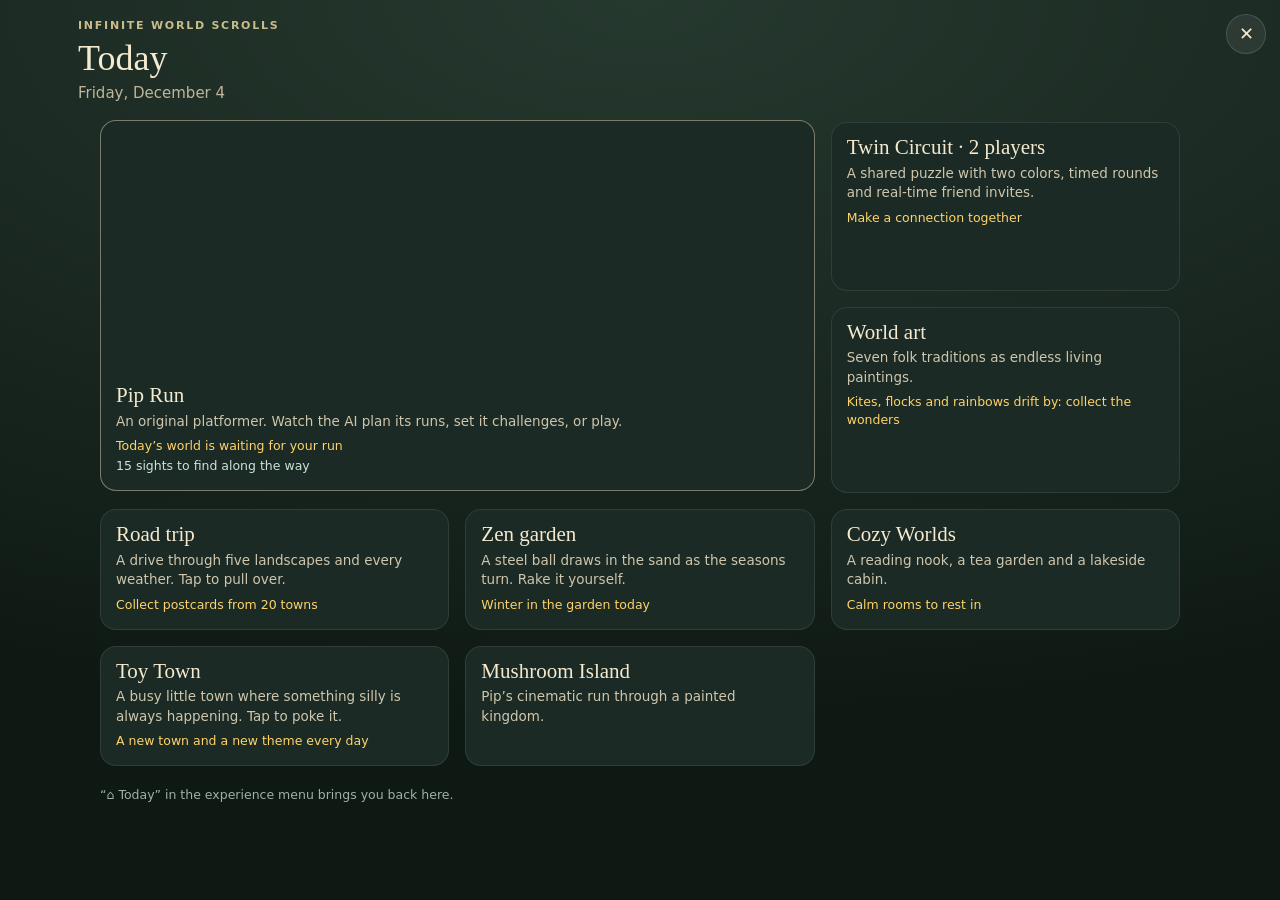
<file: index.html>
<!doctype html>
<html lang="en">
<head>
<meta charset="utf-8">
<meta name="viewport" content="width=device-width, initial-scale=1, viewport-fit=cover">
<title>Infinite World Scrolls</title>
<meta name="description" content="Endless living paintings inspired by Gond, Warli, Madhubani, Kangra, Japanese, Chinese and Mexican folk art — plus a Zen garden, road trip and Cozy Worlds.">
<meta name="theme-color" content="#f6efe0">
<link rel="canonical" href="https://imranakbarin.github.io/iakdevs/">
<link rel="icon" href="data:image/svg+xml,%3Csvg xmlns='http://www.w3.org/2000/svg' viewBox='0 0 64 64'%3E%3Crect width='64' height='64' rx='14' fill='%23f6efe0'/%3E%3Cpath d='M32 54V30M32 36l-10-9M32 32l11-10' stroke='%231b120c' stroke-width='5' stroke-linecap='round'/%3E%3Ccircle cx='20' cy='22' r='9' fill='%23436b58' stroke='%231b120c' stroke-width='3'/%3E%3Ccircle cx='44' cy='18' r='10' fill='%23af563c' stroke='%231b120c' stroke-width='3'/%3E%3Cpath d='M8 56h48' stroke='%23306f78' stroke-width='5' stroke-linecap='round'/%3E%3C/svg%3E">
<meta property="og:type" content="website">
<meta property="og:title" content="Infinite World Scrolls">
<meta property="og:description" content="Endless living paintings inspired by world folk-art traditions.">
<meta property="og:url" content="https://imranakbarin.github.io/iakdevs/">
<meta property="og:image" content="https://imranakbarin.github.io/iakdevs/assets/og-gond.jpg">
<meta property="og:image:width" content="1200">
<meta property="og:image:height" content="630">
<meta name="twitter:card" content="summary_large_image">
<link rel="preconnect" href="https://fonts.googleapis.com">
<link rel="preconnect" href="https://fonts.gstatic.com" crossorigin>
<link href="https://fonts.googleapis.com/css2?family=Yatra+One&display=swap" rel="stylesheet">
<style>
:root{--bg:#f6efe0;--ink:#1b120c;--mark:#1b120c;--light:#fff8e8;--panel:rgba(246,239,224,.88);--ui:#1b120c;--line:rgba(27,18,12,.3);
  box-sizing:border-box;padding-top:env(safe-area-inset-top,0px);padding-bottom:env(safe-area-inset-bottom,0px)}
@media (prefers-color-scheme:dark){:root:not([data-theme="light"]){--bg:#0e0d14;--ink:#0e0d14;--mark:#fff3d6;--light:#fff8e8;--panel:rgba(14,13,20,.82);--ui:#f3e6c6;--line:rgba(243,230,198,.28)}}
:root[data-theme="dark"]{--bg:#0e0d14;--ink:#0e0d14;--mark:#fff3d6;--light:#fff8e8;--panel:rgba(14,13,20,.82);--ui:#f3e6c6;--line:rgba(243,230,198,.28)}
html{height:100%;scroll-padding-top:env(safe-area-inset-top,0px)}
body{margin:0;height:100%;background:var(--bg);color:var(--ui);overflow:hidden;font:13px/1.4 system-ui,-apple-system,"Segoe UI",Roboto,sans-serif}
canvas{display:block;width:100%;height:100%;touch-action:none;cursor:grab}
.ui{position:fixed;top:0;left:0;right:0;display:flex;justify-content:center;pointer-events:none;
  padding:calc(10px + env(safe-area-inset-top,0px)) 10px 0}
.bar{pointer-events:auto;display:flex;align-items:center;gap:10px;flex-wrap:wrap;justify-content:center;background:var(--panel);
  border:1.5px solid var(--line);border-radius:20px 6px 20px 6px;padding:8px 14px;backdrop-filter:blur(6px);-webkit-backdrop-filter:blur(6px)}
h1{font:400 21px/1 "Yatra One",Georgia,serif;margin:0}
#seed{opacity:.6;font-variant-numeric:tabular-nums;font-size:12px}
button{font:inherit;color:inherit;background:transparent;border:1.5px solid var(--line);border-radius:999px;padding:5px 12px;cursor:pointer}
button:hover,select:hover{border-color:var(--ui)}
select{font:inherit;color:inherit;background:var(--panel);border:1.5px solid var(--line);border-radius:999px;padding:5px 10px;cursor:pointer}
select:focus-visible{outline:2px solid var(--ui);outline-offset:2px}
button:focus-visible,input:focus-visible{outline:2px solid var(--ui);outline-offset:2px}
label{display:flex;align-items:center;gap:6px;font-size:12px}
input[type=range]{width:80px;accent-color:#E63B2E}
@media (max-width:520px){h1,#seed,label span{display:none}.bar{gap:8px;padding:8px 10px}input[type=range]{width:64px}}
.fab{pointer-events:auto;background:var(--panel);backdrop-filter:blur(6px);-webkit-backdrop-filter:blur(6px);width:40px;height:40px;padding:0;font-size:17px;line-height:1;margin-left:auto}
.ui:has(.fab:not([hidden])){justify-content:flex-end}
[hidden]{display:none!important}
.zen-mode{--panel:rgba(24,48,38,.88);--ui:#f5ead0;--line:rgba(232,222,200,.24);background:#294939}.zen-mode .bar{border-radius:16px;font-family:system-ui,sans-serif}.zen-mode h1{font:400 19px/1.2 Georgia,serif}.zen-mode canvas{cursor:default}.zen-mode input[type=range]{accent-color:#b8bea0}
.zen-layer{display:none;position:fixed;pointer-events:none;inset:0}.zen-mode #zen-backdrop{display:block;width:100vw;height:100dvh}.zen-mode #zen-sand{display:block;inset:auto;border-radius:50%}.zen-mode{height:100dvh}.zen-mode .bar{gap:8px;padding:8px 12px;border-width:1px;background:rgba(22,48,38,.91)}.zen-mode button,.zen-mode select{font:400 12px/1.4 system-ui,sans-serif;border-width:1px;background:rgba(255,255,255,.065)}.zen-mode select option{background:#252b24;color:#eee8d8}.zen-mode .ui{box-sizing:border-box}.zen-mode canvas{position:fixed;inset:0;width:100vw;height:100dvh}
@media(max-width:520px){.zen-mode .bar{gap:6px;padding:7px 8px;max-width:100%;border-radius:12px}.zen-mode button,.zen-mode select{padding:5px 8px}.zen-mode input[type=range]{width:48px}.zen-mode #zen-atmosphere{font-size:11px}}

/* The artwork owns the viewport; secondary controls open on demand. */
.ui{padding:10px;z-index:5}.bar{gap:8px;padding:7px 10px;border-radius:12px;background:rgba(20,44,35,.95);color:#f4ead0;box-shadow:0 5px 22px #10281e25;max-width:calc(100vw - 40px)}
.bar>:where(:not(#mode):not(#play):not(#settings):not(#sound)){display:none!important}
.bar #mode{order:0;min-width:150px;font:500 14px/1.4 system-ui;background:transparent;border:0;color:inherit;padding:8px 10px}.bar #play{order:1}.bar #settings{order:2}
.bar #play,.bar #settings,.bar #sound{font:500 14px/1.4 system-ui;border:0;padding:8px 12px;min-height:38px;background:transparent}.bar #sound{order:1;color:inherit}
.bar select option{background:#203b30;color:#f4ead0}
.controls-open .bar{max-width:640px}.controls-open .bar>:not([hidden]){display:initial!important;order:3}.controls-open .bar label{display:flex!important}.controls-open .bar > h1:not([hidden]),.controls-open .bar > #seed:not([hidden]){display:none!important}
.controls-open .bar select:not([hidden]){background:#203b30;color:#f4ead0;border-color:#e8ddbd55;min-height:36px}.bar input[type=range]{accent-color:#c8bd8a}
.controls-open .bar #mode{order:0}.controls-open .bar #play{order:1}.controls-open .bar #settings{order:2;background:#ffffff14}.controls-open .bar select,.controls-open .bar button{border-color:#e8ddbd40;color:#f4ead0}
.controls-open .bar #mode{flex:1 1 45%}
@media(max-width:600px){.ui{padding:0}.bar,.zen-mode .bar{box-sizing:border-box;width:100%;max-width:none;border:0;border-radius:0;justify-content:space-between;gap:2px;padding:5px 8px;min-height:52px}.bar #mode{min-width:0;flex:1;padding:7px 6px;font-size:14px}.bar #play,.bar #settings,.bar #sound{font-size:13px;padding:7px 10px}.controls-open .bar{padding-bottom:14px;border-radius:0 0 14px 14px;justify-content:center;gap:8px}.controls-open .bar #mode{flex:1 1 40%}.controls-open .bar select{max-width:calc(50% - 12px);font-size:13px!important}.controls-open .bar label{flex-basis:45%;justify-content:center}.controls-open .bar input{width:86px}.controls-open .bar #settings{margin-left:auto}#trip-status{font-size:11px;bottom:14px!important;padding:6px 12px!important}.fab{margin:8px}}
/* A quiet gallery for the living paintings; road and garden controls stay independent. */
.art-mode .bar{background:rgba(246,239,224,.94);color:#302c25;border:1px solid #5c514d22;box-shadow:0 8px 30px #30251b14;border-radius:16px;gap:6px;flex-wrap:nowrap;width:auto;max-width:calc(100vw - 24px);padding:5px 7px}
.art-mode .bar > :not(#mode):not(#play):not(#art-browse):not(#sound){display:none!important}
.art-mode .bar #mode,.art-mode .bar #art-browse,.art-mode .bar #play,.art-mode .bar #sound:not([hidden]){display:block!important;flex:none;min-height:44px;border:0;font:500 13px/1.4 system-ui,sans-serif;padding:8px 12px;order:0;color:#302c25;background:transparent}
.art-mode .bar #mode{min-width:110px;max-width:150px}.art-mode .bar #mode option{background:#f6efe0;color:#302c25}
.art-mode .bar #art-browse{order:1;background:#302f27;color:#f8eed9;border-radius:11px}.art-mode .bar #play{order:2;min-width:63px}.art-mode .bar #sound:not([hidden]){order:3}
.art-status{position:fixed;z-index:3;left:50%;top:90px;transform:translateX(-50%);max-width:calc(100% - 40px);padding:9px 15px;border-radius:14px;background:#f6efe0ed;color:#302c25;font:13px/1.4 system-ui;text-align:center}
#art-caption{position:fixed;left:30px;bottom:26px;z-index:3;pointer-events:none;background:rgba(246,239,224,.91);border:1px solid #5c514d22;padding:14px 19px;border-radius:2px 16px 2px 16px;max-width:calc(100vw - 96px);color:#39362e;backdrop-filter:blur(8px)}
#art-title{display:block;font:400 24px/1.15 Georgia,serif;margin-bottom:5px}#art-medium{font:11px/1.5 system-ui;letter-spacing:.06em}
.art-ui-hidden #art-caption{display:none}
#art-gallery{border:1px solid #5c514d22;border-radius:22px;background:#f7f0e4;color:#38342d;padding:28px;max-width:1000px;width:calc(100vw - 90px);max-height:82dvh;box-shadow:0 20px 100px #1c211b55}
#art-gallery::backdrop{background:#252e27a8;backdrop-filter:blur(8px)}.art-gallery-head{display:flex;justify-content:space-between;align-items:start;gap:20px}.art-gallery-head h2{font:400 34px/1.2 Georgia,serif;margin:0 0 8px}.art-gallery-head p{font-size:13px;color:#756f60;margin:0 0 24px;max-width:540px}
#art-presentation{display:flex;gap:6px;margin:14px 0 22px}#art-presentation button{border-color:#75665044;min-height:44px;padding:8px 16px;color:#443d30}#art-presentation button[aria-pressed=true]{background:#302f27;color:#f8eed9;border-color:#302f27}#art-grid[data-presentation="live"] .art-card img{display:none}#art-grid[data-presentation="live"] .art-card{min-height:100px}
#art-close{color:#443d30;border-color:#75665044}#art-grid{display:grid;grid-template-columns:repeat(3,minmax(0,1fr));gap:16px}.art-card{display:block;text-align:left;border:1px solid #b2a28b44;border-radius:12px;padding:0 0 15px;overflow:hidden;background:#fffaf0;color:#3e3a30}.art-card img{display:block;width:100%;height:140px;object-fit:cover}.art-card strong,.art-card span{display:block;padding:0 14px}.art-card strong{margin-top:13px;font:400 19px/1.3 Georgia,serif}.art-card span{font-size:11px;margin-top:5px;color:#756e5f}.art-card[aria-pressed=true]{outline:2px solid #7e7957;outline-offset:2px}.art-card:hover{transform:translateY(-2px);box-shadow:0 6px 20px #45362518}
@media(max-width:600px){.art-mode .ui{padding:8px}.art-mode .bar{border-radius:14px;min-height:46px;padding:3px 5px;gap:2px}.art-mode .bar #mode{font-size:12px;min-width:0;width:111px;max-width:111px;padding:8px}.art-mode .bar #art-browse,.art-mode .bar #play,.art-mode .bar #sound{font-size:12px;padding:8px 10px;min-height:44px}#art-caption{left:14px;bottom:18px;padding:11px 14px;max-width:calc(100vw - 58px)}#art-title{font-size:20px}#art-medium{font-size:10px;letter-spacing:.02em}#art-gallery{padding:18px;width:calc(100vw - 64px);max-height:85dvh;border-radius:16px}.art-gallery-head h2{font-size:27px}#art-grid{grid-template-columns:repeat(2,minmax(0,1fr));gap:12px}.art-card img{height:112px}.art-card strong{font-size:16px}.art-card strong,.art-card span{padding:0 10px}.art-card span{font-size:10px}}
@media(prefers-reduced-motion:reduce){.art-card:hover{transform:none}}
/* Keep the art edge-to-edge while controls clear phone notches and home indicators. */
.art-mode #c{position:fixed;inset:0;width:100vw;height:100dvh}
.art-mode .ui{padding:calc(10px + env(safe-area-inset-top,0px)) calc(10px + env(safe-area-inset-right,0px)) 0 calc(10px + env(safe-area-inset-left,0px))}
@media(max-width:600px),(max-height:500px){
 .art-mode .ui{padding:calc(8px + env(safe-area-inset-top,0px)) calc(8px + env(safe-area-inset-right,0px)) 0 calc(8px + env(safe-area-inset-left,0px))}
 .art-mode #art-caption{left:calc(14px + env(safe-area-inset-left,0px));bottom:calc(18px + env(safe-area-inset-bottom,0px))}
 .art-mode #art-gallery{box-sizing:border-box;max-height:calc(100dvh - env(safe-area-inset-top,0px) - env(safe-area-inset-bottom,0px) - 32px);overflow-y:auto}
}
.cozy-mode{background:#131814}.cozy-mode #c,.cozy-mode #zen-backdrop,.cozy-mode #zen-sand,.cozy-mode .ui{display:none!important}#cozy-host{display:none;position:fixed;inset:0;background:#131814;z-index:1}.cozy-mode #cozy-host{display:block}.cozy-error{color:#ece5d4;text-align:center;margin:40vh 20px}
.mushroom-mode{background:#b8edeb}
#mushroom-host{display:none;position:fixed;inset:0;z-index:1;background:#b8edeb}
.mushroom-mode #mushroom-host{display:block}
.mushroom-mode #c,.mushroom-mode #zen-backdrop,.mushroom-mode #zen-sand,.mushroom-mode #cozy-host{display:none!important}
#mushroom-host iframe{width:100%;height:100%;display:block;border:0}
.mushroom-mode .bar{background:rgba(37,79,89,.88);color:#fff7e5;border:1px solid #ffffff40}
.mushroom-mode .bar > :not(#mode):not(#play){display:none!important}
.mushroom-mode .bar #mode,.mushroom-mode .bar #play{color:#fff7e5;display:block!important}
.pip-mode{background:#8fcdf2}
.town-mode{background:#bfe6f7}
#town-host{display:none;position:fixed;inset:0;z-index:1;background:#bfe6f7}
.town-mode #town-host{display:block}
.town-mode #c,.town-mode #zen-backdrop,.town-mode #zen-sand,.town-mode #cozy-host,.town-mode #mushroom-host,.town-mode #pip-host{display:none!important}
#town-host iframe{width:100%;height:100%;display:block;border:0}
#town-zoom{display:none;position:fixed;z-index:7;right:calc(14px + env(safe-area-inset-right,0px));bottom:calc(58px + env(safe-area-inset-bottom,0px));gap:4px;padding:5px;background:rgba(37,47,57,.9);border:1px solid #ffffff33;border-radius:18px;box-shadow:0 6px 22px #1d263337}
.town-mode #town-zoom{display:flex}
#town-zoom button{border:0;color:#fff;background:#ffffff1c;min-width:44px;min-height:44px;border-radius:12px;font:700 23px/1 system-ui;touch-action:manipulation}
#town-zoom button:active{background:#ffffff48}#town-zoom button:focus-visible{outline:2px solid #fff;outline-offset:2px}
#town-zoom #town-fit{font-size:12px;min-width:50px}
@media (max-width:700px){.town-mode #town-zoom{display:none}}   /* phones pinch, twist and drag instead */
.town-mode .bar{background:rgba(45,52,64,.88);color:#fff7e5;border:1px solid #ffffff40}
.town-mode .bar > :not(#mode):not(#play):not(#new):not(#hide){display:none!important}
.town-mode .bar #mode,.town-mode .bar #play,.town-mode .bar #new,.town-mode .bar #hide{color:#fff7e5;display:block!important}
/* Clean view: no toolbar, no zoom buttons; only a faint dot (and the H key) brings them back. */
.town-mode.art-ui-hidden #town-zoom{display:none}
.town-mode.art-ui-hidden #show{width:30px;height:30px;font-size:13px;opacity:.22;background:rgba(30,36,44,.4);color:#fff;border:0;border-radius:50%;transition:opacity .2s}
.town-mode.art-ui-hidden #show:hover,.town-mode.art-ui-hidden #show:focus-visible,.town-mode.art-ui-hidden #show:active{opacity:1}
#ui-toast{position:fixed;left:50%;bottom:calc(22px + env(safe-area-inset-bottom,0px));transform:translateX(-50%);z-index:9;padding:8px 14px;border-radius:999px;background:rgba(30,36,44,.82);color:#fff;font:600 12.5px system-ui;pointer-events:none;opacity:0;transition:opacity .4s;max-width:calc(100vw - 32px);text-align:center}
#ui-toast.on{opacity:1}
#pip-host{display:none;position:fixed;inset:0;z-index:1;background:#8fcdf2}
.pip-mode #pip-host{display:block}
.pip-mode #c,.pip-mode #zen-backdrop,.pip-mode #zen-sand,.pip-mode #cozy-host,.pip-mode #mushroom-host{display:none!important}
#pip-host iframe{width:100%;height:100%;display:block;border:0}
.pip-mode .bar{background:rgba(28,60,72,.86);color:#fff7e5;border:1px solid #ffffff40}
.pip-mode .bar > :not(#mode):not(#play):not(#new){display:none!important}
.pip-mode .bar #mode,.pip-mode .bar #play,.pip-mode .bar #new{color:#fff7e5;display:block!important}
</style>
</head>
<body>
<canvas id="zen-backdrop" class="zen-layer" aria-hidden="true"></canvas>
<canvas id="zen-sand" class="zen-layer" aria-hidden="true"></canvas>
<div id="cozy-host" aria-label="Cozy Worlds calming environments"></div>
<div id="mushroom-host" aria-label="Mushroom Island, an illustrated auto-running adventure"><iframe id="mushroom-frame" title="Mushroom Island animated adventure" loading="lazy"></iframe></div>
<div id="town-host" aria-label="Toy Town, a busy little isometric town"><iframe id="town-frame" title="Toy Town"></iframe></div>
<div id="town-zoom" role="group" aria-label="Toy Town zoom controls">
  <button id="town-rl" type="button" aria-label="Rotate view left">⟲</button>
  <button id="town-rr" type="button" aria-label="Rotate view right">⟳</button>
  <button id="town-out" type="button" aria-label="Zoom out">−</button>
  <button id="town-fit" type="button" aria-label="Fit entire city">Fit</button>
  <button id="town-in" type="button" aria-label="Zoom in">+</button>
</div>
<div id="pip-host" aria-label="Pip Run, a small original platformer"><iframe id="pip-frame" title="Pip Run platformer" allow="fullscreen; clipboard-write; web-share"></iframe></div>
<canvas id="c" aria-label="Endlessly scrolling art landscape inspired by traditional painting"></canvas>
<div class="ui"><div class="bar" id="scene-controls">
  <h1>Infinite scroll</h1>
<select id="mode" aria-label="Experience"><option value="home">⌂ Today</option><option value="art" selected>World art</option><option value="road">Road trip</option><option value="zen">Zen garden</option><option value="cozy">Cozy Worlds</option><option value="mushroom">Mushroom Island</option><option value="pip">Pip Run</option><option value="town">Toy Town</option><option value="town2">Toy Town Storybook</option><option value="circuit">Twin Circuit · 2 players</option></select>
  <input id="sty" type="hidden" value="gond">
  <select id="place" aria-label="Road trip place" hidden><option value="auto">Places · Auto</option><option value="0">Mountain pass</option><option value="1">Desert highway</option><option value="2">Forest trail</option><option value="3">Coastal drive</option><option value="4">City outskirts</option></select>
<button id="traffic" hidden aria-pressed="true">Traffic on</button>
<select id="weather" aria-label="Road trip weather" hidden><option value="auto">Weather · Auto</option><option value="sun">Sunny</option><option value="rain">Rain</option><option value="sunset">Sunset</option><option value="snow">Snow</option><option value="fog">Fog</option><option value="night">Night</option></select>
  <select id="zen-garden" aria-label="Garden environment" hidden><option value="moss">Koi sanctuary</option><option value="autumn">Maple retreat</option><option value="moon">Moonlit lotus</option></select>
  <select id="zen-pattern" aria-label="Sand pattern" hidden><option value="spiral">Spiral</option><option value="petals">Lotus petals</option><option value="waves">Flowing waves</option><option value="random">Random · Freeform</option></select>
  <span id="seed"></span>
  <button id="play">Pause</button>
  <button id="sound" aria-pressed="false" title="Sound (M)">♪ Sound off</button>
  <button id="art-browse" aria-label="Choose artwork">Artworks</button>
  <button id="settings" aria-expanded="false" aria-controls="scene-controls">Settings</button>
  <label>Speed <input id="spd" type="range" min="0" max="200" value="40"></label>
  <button id="new">New landscape</button>
  <button id="zen-atmosphere" aria-pressed="true" hidden>Atmosphere on</button>
  <button id="zen-fullscreen" hidden>Full screen</button>
  <button id="hide" aria-label="Hide controls" title="Hide controls (H)">Hide</button>
</div><button id="show" class="fab" hidden aria-label="Show controls" title="Show controls (H)">☰</button></div>
<div id="ui-toast" role="status" aria-live="polite"></div>
<div id="trip-status" hidden role="status" style="position:fixed;bottom:24px;left:50%;transform:translateX(-50%);background:var(--panel);padding:8px 18px;border-radius:30px;white-space:nowrap;pointer-events:none"></div>
<div id="art-status" class="art-status" role="status" hidden></div>
<aside id="art-caption" aria-label="Artwork description"><strong id="art-title">Living paintings</strong><span id="art-medium">A collection of moving worlds</span></aside>
<dialog id="art-gallery" aria-labelledby="art-gallery-heading"><div class="art-gallery-head"><div><h2 id="art-gallery-heading">Choose artwork</h2></div><button id="art-close" aria-label="Close art gallery">Close</button></div><div id="art-presentation" role="group" aria-label="Artwork type"><button id="art-live" type="button" aria-pressed="true">Live art</button><button id="art-painted" type="button" aria-pressed="false">Paintings</button></div><div id="art-grid"></div></dialog>
<script src="assets/living-art.js?v=3"></script>
<script src="assets/scene-motion.js?v=2"></script>
<script src="assets/road-traffic.js?v=5"></script>
<script src="assets/world-atmosphere.js?v=2"></script>
<script src="assets/zen-steel-gpu.js?v=2"></script>
<script src="assets/zen-garden.js?v=13"></script>
<script src="assets/zen-seasons.js?v=1"></script>
<script src="assets/road-illustration.js?v=12"></script>
<script src="assets/road-rural.js?v=4"></script>
<script src="assets/road-vehicles.js?v=8"></script>
<script src="assets/road-weather-light.js?v=3"></script>
<script src="assets/creature-mind.js?v=2"></script>
<script src="assets/art-presence.js?v=1"></script>
<script src="assets/art-ambience.js?v=1"></script>
<script src="assets/art-wonders.js?v=4"></script>
<script src="assets/art-gallery.js?v=1"></script>
<script src="assets/art-richer.js?v=6"></script>
<script src="assets/home.js?v=3"></script>
<script src="assets/road-journey.js?v=2"></script>
<script src="assets/road-stops.js?v=1"></script>
<script src="assets/world-sound.js?v=4"></script>
<script src="assets/kangra-world.js?v=5"></script>
<script src="assets/art-depth.js?v=13"></script>
<script src="assets/art-finishing.js?v=2"></script>
<script src="assets/gond-benchmark.js?v=4"></script>
<script>
const requestedZen=location.hash.startsWith('#zen-'),requestedRoad=location.hash.startsWith('#road-'),requestedCozy=location.hash.startsWith('#cozy-'),requestedMushroom=location.hash.startsWith('#mushroom-island'),requestedPip=location.hash.startsWith('#pip-run'),requestedTown=location.hash.startsWith('#toy-town');
// A shared Pip Run (#pip-run-<code>) opens that world with the sharer's run as a ghost.
let pipShared=location.hash.startsWith('#pip-run-')?location.hash.slice(9):'';
// Paintings (the living gallery) by default; a link to a live style (#gond-12) still opens it live.
let artPresentation=/^#(gond|warli|madhubani|kangra|japan|china|mexico)-/.test(location.hash)?'live':'painted';
const H=640,CW=600,RIVER=585,TAU=Math.PI*2,PI=Math.PI;
function mulberry32(a){return()=>{a|=0;a=a+0x6D2B79F5|0;let t=Math.imul(a^a>>>15,1|a);t=t+Math.imul(t^t>>>7,61|t)^t;return((t^t>>>14)>>>0)/4294967296;};}
function hash(a,b){let h=Math.imul(a^0x9e3779b9,0x85ebca6b)^Math.imul((b+0x632be5ab)|0,0xc2b2ae35);h^=h>>>16;h=Math.imul(h,0x7feb352d);h^=h>>>15;return h>>>0;}
const pick=(r,a)=>a[r()*a.length|0],lerp=(a,b,t)=>a+(b-a)*t;
function shade(hex,d){const n=parseInt(hex.slice(1),16),R=n>>16,Gc=n>>8&255,B=n&255,f=(v)=>Math.max(0,Math.min(255,Math.round(v+d)));return'#'+((1<<24)+(f(R)<<16)+(f(Gc)<<8)+f(B)).toString(16).slice(1);}
function fillBody(c,rx,ry,base,bands){
  const ring=(k)=>{c.beginPath();c.ellipse(0,0,rx*k,ry*k,0,0,TAU);};
  for(let i=0;i<bands.length;i++){const k=1-i/bands.length;ring(k);c.fillStyle=i?bands[i]:base;c.fill();
    if(i===0){const g=c.createLinearGradient(0,-ry,0,ry);g.addColorStop(0,shade(base,28));g.addColorStop(.55,base);g.addColorStop(1,shade(base,-32));ring(k);c.fillStyle=g;c.fill();}
    ring(k);c.strokeStyle=T.mark;c.lineWidth=1.1;c.globalAlpha=.5;c.stroke();c.globalAlpha=1;
    const kk=k-.5/bands.length;if(kk>.1){c.beginPath();
      if(i%3===0)for(let a=0;a<TAU;a+=TAU/44)dot(c,Math.cos(a)*rx*kk,Math.sin(a)*ry*kk,1.3);
      else if(i%3===1)for(let a=0;a<TAU;a+=TAU/30){const x=Math.cos(a)*rx*kk,y=Math.sin(a)*ry*kk;c.moveTo(x,y);c.lineTo(x+Math.cos(a)*4,y+Math.sin(a)*4);}
      else for(let a=0;a<TAU;a+=TAU/26){const x=Math.cos(a)*rx*kk,y=Math.sin(a)*ry*kk;c.moveTo(x-2,y);c.arc(x,y,2.2,0,PI);}
      c.fillStyle=T.mark;c.strokeStyle=T.mark;c.lineWidth=1.1;i%3===0?c.fill():c.stroke();}
  }
}

const PAIRS=[['#2E933C','#F7B32B'],['#12A4B6','#F25F92'],['#E63B2E','#F7B32B'],['#2B59C3','#12A4B6'],['#F28C28','#2E933C'],['#D7263D','#F7B32B'],['#6A4C93','#F25F92'],['#7CB518','#12A4B6']];
const TRUNK=['#8B4A2B','#2B59C3','#6A4C93','#D7263D','#12A4B6','#B5651D'];
// Gond foliage is curated into connected pigment families rather than every bright hue.
const GOND_PAIRS=[['#416e5b','#e6b34b'],['#af563c','#e4ac53'],['#47788a','#dba34a'],['#5b7751','#c66c43'],['#866947','#e5bc61']];
const GOND_TRUNKS=['#724b39','#92533c','#566b55','#75553d'];
const HILL=['#2E933C','#12A4B6','#6A4C93','#7CB518','#2B59C3','#F28C28','#F25F92'];
const EARTH=[['#B5432B','#F7B32B'],['#8B4A2B','#F28C28'],['#D7263D','#F7B32B'],['#6A4C93','#F25F92']];
const WATER=['#2B59C3','#12A4B6'];
const BRIGHT=['#F7B32B','#E63B2E','#12A4B6','#F25F92','#2E933C','#2B59C3','#F28C28','#6A4C93'];
let T={};
const STYLES={};let ST;
const isDark=()=>matchMedia('(prefers-color-scheme: dark)').matches;
function readTheme(){T=ST.theme(isDark());document.body.style.background=T.bg;}

let seed,P,G,WC;
const gy=x=>505+14*Math.sin(x*.0043+P[0])+7*Math.sin(x*.012+P[1])+3*Math.sin(x*.031+P[2]);

/* geometry helpers */
function poly(c,p,close=true){c.beginPath();c.moveTo(p[0][0],p[0][1]);for(let i=1;i<p.length;i++)c.lineTo(p[i][0],p[i][1]);if(close)c.closePath();}
function quadPts(x0,y0,cx,cy,x1,y1,n){const p=[];for(let i=0;i<=n;i++){const t=i/n,u=1-t;p.push([u*u*x0+2*u*t*cx+t*t*x1,u*u*y0+2*u*t*cy+t*t*y1]);}return p;}
function taper(cl,w0,w1){const n=cl.length,L=[],R=[];for(let i=0;i<n;i++){const a=cl[Math.max(0,i-1)],b=cl[Math.min(n-1,i+1)],dx=b[0]-a[0],dy=b[1]-a[1],m=Math.hypot(dx,dy)||1,w=lerp(w0,w1,i/(n-1))/2;
  L.push([cl[i][0]-dy/m*w,cl[i][1]+dx/m*w]);R.push([cl[i][0]+dy/m*w,cl[i][1]-dx/m*w]);}return L.concat(R.reverse());}
function along(p,step,fn){let acc=step/2;for(let i=1;i<p.length;i++){const dx=p[i][0]-p[i-1][0],dy=p[i][1]-p[i-1][1],len=Math.hypot(dx,dy);
  while(acc<=len){const t=acc/len;fn(p[i-1][0]+dx*t,p[i-1][1]+dy*t,Math.atan2(dy,dx));acc+=step;}acc-=len;}}
function dot(c,x,y,r){c.moveTo(x+r,y);c.arc(x,y,r,0,TAU);}
function ink(c,lw){c.strokeStyle=T.ink;c.lineWidth=lw;c.stroke();}

/* motifs */
function leafPath(c,l,w){c.beginPath();c.moveTo(0,0);c.bezierCurveTo(w,-l*.25,w*.75,-l*.78,0,-l);c.bezierCurveTo(-w*.75,-l*.78,-w,-l*.25,0,0);c.closePath();}
function leaf(c,x,y,a,l,w,st,cA,cB){
  c.save();c.translate(x,y);c.rotate(a+PI/2);
  leafPath(c,l,w);{const g=c.createLinearGradient(-w,0,w,0);g.addColorStop(0,shade(cA,-20));g.addColorStop(.45,cA);g.addColorStop(1,shade(cA,34));c.fillStyle=g;}c.fill();c.save();c.clip();
  c.strokeStyle=T.mark;c.fillStyle=T.mark;c.lineWidth=1;
  if(st===0){c.beginPath();for(let t=.1;t<.95;t+=.075){const y0=-l*t;c.moveTo(0,y0);c.lineTo(w,y0+w*.8);c.moveTo(0,y0);c.lineTo(-w,y0+w*.8);}c.stroke();}
  else if(st===1){c.save();c.translate(0,-l*.1);leafPath(c,l*.76,w*.58);c.fillStyle=cB;c.fill();c.lineWidth=1.2;c.stroke();c.restore();
    c.beginPath();for(let t=.2;t<.86;t+=.085)dot(c,0,-l*t,Math.max(1,w*.09));c.fillStyle=T.mark;c.fill();
    c.beginPath();for(let t=.12;t<.9;t+=.08){dot(c,w*.5*Math.sin(t*PI)+.5,-l*t,1.1);dot(c,-w*.5*Math.sin(t*PI)-.5,-l*t,1.1);}c.fill();}
  else{c.fillStyle=cB;c.fillRect(0,-l,w,l);c.beginPath();for(let t=.06;t<1;t+=.06){c.moveTo(0,-l*t);c.lineTo(w,-l*t-w*.6);}c.stroke();
    c.beginPath();for(let t=.12;t<.9;t+=.09)dot(c,-w*.35,-l*t,1.3);c.fillStyle=T.mark;c.fill();}
  c.restore();
  if(st!==1){c.beginPath();c.moveTo(0,-1);c.lineTo(0,-l*.9);c.strokeStyle=T.mark;c.lineWidth=1.4;c.stroke();}
  leafPath(c,l,w);ink(c,2);
  c.save();leafPath(c,l*.88,w*.78);c.strokeStyle=cB;c.lineWidth=.65;c.globalAlpha=.65;c.stroke();c.restore();
  c.restore();
}
function flower(c,x,y,r,cA,cB){
  for(let i=0;i<10;i++)leaf(c,x,y,i/10*TAU,r,r*.42,1,cA,cB);
  c.beginPath();c.arc(x,y,r*.45,0,TAU);c.fillStyle=cB;c.fill();ink(c,2);
  c.beginPath();for(let i=0;i<12;i++){const a=i/12*TAU;dot(c,x+Math.cos(a)*r*.32,y+Math.sin(a)*r*.32,1.2);}c.fillStyle=T.mark;c.fill();
  c.beginPath();c.arc(x,y,r*.14,0,TAU);c.fillStyle=T.ink;c.fill();
}
function* mound(c,cx,w,h,q){
  const base=560,A=pick(q,HILL);let B=pick(q,HILL);if(B===A)B=HILL[(HILL.indexOf(A)+2)%HILL.length];
  const hump=k=>{const p=[],hw=w/2*k,hh=h*k;for(let s=0;s<=48;s++){const u=-1+2*s/48;p.push([cx+u*hw,base-hh*Math.pow(1-u*u,.6)]);}return p;};
  poly(c,hump(1));c.fillStyle=A;c.fill();
  for(const [j,k] of [.78,.56,.34,.14].entries()){yield;
    const mid=hump(k+.11);c.strokeStyle=T.mark;c.fillStyle=T.mark;c.lineWidth=1.3;c.beginPath();
    if(j%2===0)along(mid,6.5,(x,y,a)=>{const nx=-Math.sin(a)*4,ny=Math.cos(a)*4;c.moveTo(x-nx,y-ny);c.lineTo(x+nx,y+ny);});
    else along(mid,7,(x,y)=>dot(c,x,y,1.6));
    j%2===0?c.stroke():c.fill();
    poly(c,hump(k));c.fillStyle=j%2?A:B;c.fill();ink(c,1.6);
  }
  poly(c,hump(1));ink(c,3);
}
function sun(c,x,y,rot=0){
  for(let i=0;i<16;i++){const a=i/16*TAU+rot;leaf(c,x+Math.cos(a)*34,y+Math.sin(a)*34,a,28,10,1,i%2?'#F7B32B':'#E63B2E',i%2?'#E63B2E':'#F7B32B');}
  [[38,'#F7B32B'],[29,'#F28C28'],[20,'#F7B32B'],[10,'#E63B2E']].forEach(([r,col])=>{c.beginPath();c.arc(x,y,r,0,TAU);c.fillStyle=col;c.fill();ink(c,r===38?3:1.5);});
  c.beginPath();for(let i=0;i<36;i++){const a=i/36*TAU;dot(c,x+Math.cos(a)*33.5,y+Math.sin(a)*33.5,1.5);}
  for(let i=0;i<20;i++){const a=i/20*TAU;dot(c,x+Math.cos(a)*15,y+Math.sin(a)*15,1.3);}c.fillStyle=T.mark;c.fill();
}
function trunkPattern(c,L,R,st){
  const m=7;c.strokeStyle=T.mark;c.lineWidth=1.3;c.beginPath();
  if(st===0){for(let k=1;k<m;k++)for(let i=0;i<L.length;i++){const x=lerp(L[i][0],R[i][0],k/m)+Math.sin(i*.8+k*1.3)*1.6;i?c.lineTo(x,L[i][1]):c.moveTo(x,L[i][1]);}c.stroke();}
  else if(st===1){for(let i=0;i<L.length;i++){const r=(R[i][0]-L[i][0])/m/2;for(let k=-1;k<m;k++){const x=lerp(L[i][0],R[i][0],(k+.5+(i%2)*.5)/m);c.moveTo(x+r,L[i][1]);c.arc(x,L[i][1],r,0,PI,true);}}c.stroke();}
  else{for(let i=1;i<L.length;i+=2){c.moveTo(L[i][0],L[i][1]);for(let k=1;k<=m*2;k++)c.lineTo(lerp(L[i][0],R[i][0],k/(m*2)),L[i][1]+(k%2?-3.5:0));}c.stroke();
    c.beginPath();for(let i=0;i<L.length;i+=2)for(let k=1;k<m;k++)dot(c,lerp(L[i][0],R[i][0],k/m),L[i][1]-1.5,1.3);c.fillStyle=T.light;c.fill();}
}
function* tree(c,x,q){
  const y0=gy(x)+4,h=150+q()*110,w=34+q()*22,tx=x+(q()-.5)*44,ty=y0-h,wt=w*.5,bend=(q()-.5)*34;
  const tcol=pick(q,GOND_TRUNKS),pair=pick(q,GOND_PAIRS),ls=q()*3|0,flw=q()<.24,tst=q()*3|0;
  const N=26,L=[],R=[];
  for(let i=0;i<=N;i++){const t=i/N,cx=lerp(x,tx,t)+Math.sin(t*PI)*bend,ww=lerp(w,wt,Math.pow(t,.7))+Math.max(0,.15-t)*w*2.6,yy=lerp(y0,ty,t);L.push([cx-ww/2,yy]);R.push([cx+ww/2,yy]);}
  const trunk=L.concat(R.slice().reverse()),polys=[],cls=[],tips=[],mids=[];
  for(let k=0,nr=2+(q()*3|0);k<nr;k++){const sd=k%2?1:-1,len=24+q()*34,bx=x+sd*w*.25;const cl=quadPts(bx,y0-8,bx+sd*len*.6,y0+4,bx+sd*len,y0-4-q()*10,8);polys.push(taper(cl,w*.34,3));}
  const br=(px,py,a,len,w0,d)=>{let a2=Math.max(-PI-.25,Math.min(.25,a+(q()-.5)*.6));const ex=px+Math.cos(a2)*len,ey=py+Math.sin(a2)*len;
    const cl=quadPts(px,py,px+Math.cos(a)*len*.5,py+Math.sin(a)*len*.5,ex,ey,10);polys.push(taper(cl,w0,w0*.7));cls.push(cl);
    if(d===0){tips.push([ex,ey,a2]);return;}mids.push([ex,ey,a2]);
    const k=q()<.3?3:2;for(let i=0;i<k;i++)br(ex,ey,a2+(i-(k-1)/2)*(.55+q()*.3)+(q()-.5)*.15,len*(.72+q()*.1),w0*.68,d-1);};
  const n=2+(q()*2|0),dep=h>215?3:2;
  for(let i=0;i<n;i++)br(tx,ty+10,-PI/2+(i-(n-1)/2)*(.6+q()*.3)+(q()-.5)*.2,52+q()*30,wt*.72,dep);
  c.lineJoin='round';c.lineCap='round';
  for(const p of polys){poly(c,p);ink(c,5);}poly(c,trunk);ink(c,5);
  c.fillStyle=shade(tcol,-12);for(const p of polys){poly(c,p);c.fill();}
  {let mn=1e9,mx=-1e9;for(const p of trunk){mn=Math.min(mn,p[0]);mx=Math.max(mx,p[0]);}const g=c.createLinearGradient(mn,0,mx,0);
   g.addColorStop(0,shade(tcol,-40));g.addColorStop(.4,shade(tcol,22));g.addColorStop(.7,tcol);g.addColorStop(1,shade(tcol,-34));poly(c,trunk);c.fillStyle=g;c.fill();}
  c.setLineDash([4,4]);c.strokeStyle=T.mark;c.lineWidth=1.3;for(const cl of cls){poly(c,cl,false);c.stroke();}c.setLineDash([]);
  c.save();poly(c,trunk);c.clip();trunkPattern(c,L,R,tst);c.restore();
  for(const [mx,my,a] of mids){yield;for(const s of[-1,1])leaf(c,mx,my,a+s*.95,26+q()*10,10+q()*4,ls,pair[s>0?0:1],pair[s>0?1:0]);}
  for(const [ex,ey,a] of tips){yield;
    if(flw){leaf(c,ex,ey,a-.9,26,10,ls,pair[0],pair[1]);leaf(c,ex,ey,a+.9,26,10,ls,pair[0],pair[1]);flower(c,ex,ey,17+q()*6,pair[1],pair[0]);continue;}
    const m=4+(q()*3|0);for(let j=0;j<m;j++)leaf(c,ex,ey,a+(j/(m-1)-.5)*2.2+(q()-.5)*.15,36+q()*18,14+q()*6,ls,pair[j%2],pair[(j+1)%2]);
  }
  if(q()<.4&&tips.length){const t=tips[q()*tips.length|0];bird(c,t[0],t[1]-18,q()<.5?1:-1,.95,q,false);}
}
function bird(c,x,y,dir,s,q,fly,fl=0){
  const col=pick(q,BRIGHT);let alt=pick(q,BRIGHT);if(alt===col)alt='#F7B32B';
  c.save();c.translate(x,y);c.scale(dir*s,s);c.lineJoin='round';
  for(let i=0;i<3;i++)leaf(c,-14,2,PI*(.86+(i-1)*.1),32,8,0,i===1?alt:col,alt);
  if(fly)leaf(c,-2,-4,-PI*.66+fl*.45,36,12,0,alt,col);
  else{c.beginPath();c.moveTo(-3,8);c.lineTo(-5,17);c.moveTo(4,8);c.lineTo(4,17);ink(c,2.2);}
  c.save();c.beginPath();c.ellipse(0,0,20,12,0,0,TAU);c.clip();fillBody(c,20,12,col,[col,alt,shade(col,-30)]);c.restore();
  c.beginPath();c.ellipse(0,0,20,12,0,0,TAU);ink(c,2.4);
  leaf(c,fly?0:3,-3,fly?-PI*.44+fl*.5:PI*.97,fly?38:28,fly?12:10,0,alt,col);
  for(let i=-1;i<=1;i++)leaf(c,16,-16,-PI/2+i*.35,10,3.5,0,alt,col);
  c.beginPath();c.arc(18,-10,8.5,0,TAU);c.fillStyle=col;c.fill();ink(c,2.2);
  c.beginPath();c.moveTo(25,-13);c.lineTo(35,-9);c.lineTo(25,-6);c.closePath();c.fillStyle='#F7B32B';c.fill();ink(c,1.6);
  c.beginPath();c.arc(20,-11,3.4,0,TAU);c.fillStyle=T.light;c.fill();ink(c,1.2);c.beginPath();c.arc(21,-11,1.6,0,TAU);c.fillStyle='#1b120c';c.fill();
  c.restore();
}
function deer(c,x,q,A){
  const d0=q()<.5?1:-1,dir=A?A.dir:d0,s=.95+q()*.25,col=pick(q,['#F7B32B','#F28C28','#E63B2E','#12A4B6','#F25F92']);let alt=pick(q,BRIGHT);if(alt===col)alt='#2B59C3';
  c.save();c.translate(x,gy(x)+3);c.scale(dir*s,s);c.lineJoin='round';c.lineCap='round';
  for(const [li,[lx,d1]] of[[-32,-6],[-20,5],[18,-5],[30,7]].entries()){const dx=d1+(A?Math.sin(A.ph+(li%2?PI:0)+(li>1?1.2:0))*9*A.m:0),p=taper([[lx,-60],[lx+dx*.5,-30],[lx+dx,-3]],11,6);poly(c,p);ink(c,4);c.fillStyle=col;c.fill();
    c.beginPath();for(const t of[.35,.55,.75]){const yy=lerp(-60,-3,t),xx=lx+dx*t;c.moveTo(xx-4,yy);c.lineTo(xx+4,yy);}c.strokeStyle=T.mark;c.lineWidth=1.3;c.stroke();
    c.beginPath();c.ellipse(lx+dx,-2,4.5,3,0,0,TAU);c.fillStyle=T.ink;c.fill();}
  if(A)c.translate(0,-Math.abs(Math.sin(A.ph))*1.6*A.m);
  leaf(c,-46,-78,-PI*.82+(A?Math.sin(A.t*5+A.k)*.3-(A.al||0)*.55:0),20,7,0,col,alt);
  // Resting deer graze (neck and head bow from the shoulder); alarm lifts the head.
  const nod=A&&A.g&&A.idle<.65?A.g*(1-(A.al||0))*(1.15+Math.sin(A.t*5.3+A.k)*.05):0,neck=()=>{if(nod){c.translate(26,-82);c.rotate(nod);c.translate(-26,82);}};
  c.save();neck();c.beginPath();c.moveTo(22,-84);c.quadraticCurveTo(34,-104,44,-122);c.lineTo(62,-112);c.quadraticCurveTo(52,-90,46,-60);c.closePath();{const g=c.createLinearGradient(22,0,62,0);g.addColorStop(0,shade(col,-30));g.addColorStop(.6,col);g.addColorStop(1,shade(col,24));c.fillStyle=g;}c.fill();ink(c,3);
  c.save();c.clip();c.beginPath();for(let yy=-120;yy<-60;yy+=7){c.moveTo(20,yy);c.lineTo(70,yy+8);}c.strokeStyle=T.mark;c.lineWidth=1.2;c.stroke();c.restore();c.restore();
  c.save();c.translate(0,-70);c.beginPath();c.ellipse(0,0,50,24,0,0,TAU);c.clip();
  fillBody(c,50,24,col,[col,alt,shade(col,-30),pick(q,BRIGHT),alt]);
  c.beginPath();for(let xx=-8;xx<=8;xx+=4){c.moveTo(xx,-5);for(let yy=-5;yy<=5;yy+=2)c.lineTo(xx+Math.sin(yy*.9)*1.2,yy);}c.strokeStyle=T.mark;c.lineWidth=1;c.stroke();
  c.restore();
  c.beginPath();c.ellipse(0,-70,50,24,0,0,TAU);ink(c,3);
  c.save();neck();
  if(q()<.65){c.beginPath();c.moveTo(56,-128);c.quadraticCurveTo(50,-148,62,-166);c.moveTo(54,-146);c.lineTo(42,-154);c.moveTo(59,-158);c.lineTo(69,-166);
    c.moveTo(50,-126);c.quadraticCurveTo(36,-138,38,-160);c.moveTo(38,-148);c.lineTo(28,-151);ink(c,6.5);c.strokeStyle=col;c.lineWidth=3.2;c.stroke();}
  leaf(c,48,-126,-PI*.9+(A?Math.pow(Math.max(0,Math.sin(A.t*1.1+A.k)),12)*.5:0),20,7,1,col,alt);
  c.beginPath();c.ellipse(62,-118,18,10,.45,0,TAU);c.fillStyle=col;c.fill();ink(c,2.6);
  c.beginPath();c.arc(64,-121,3.6,0,TAU);c.fillStyle=T.light;c.fill();ink(c,1.2);c.beginPath();c.arc(65,-121,1.7,0,TAU);c.fillStyle='#1b120c';c.fill();
  c.beginPath();c.arc(77,-111,2.4,0,TAU);c.fill();
  c.restore();c.restore();
}
function peacock(c,x,q,A){
  const d0=q()<.5?1:-1,dir=A?A.dir:d0,s=1+q()*.2;c.save();c.translate(x,gy(x)+3);c.scale(dir*s,s);c.lineJoin='round';
  const n=13,ox=-12,oy=-52;
  for(let i=0;i<n;i++){const a=-PI*(1.02-i*.66/(n-1))+(A?Math.sin(A.t*.9+A.k)*.05+Math.sin(A.t*3.1+i*.7)*.014+(A.g&&A.idle<.6?A.g*(1-(A.al||0))*Math.sin(A.t*21+i*1.1)*.03:0):0),len=100+Math.sin(i/(n-1)*PI)*22,ex=ox+Math.cos(a)*(len-30),ey=oy+Math.sin(a)*(len-30);
    c.beginPath();c.moveTo(ox,oy);c.lineTo(ex,ey);ink(c,2.4);
    c.beginPath();along([[ox,oy],[ex,ey]],5,(x,y,an)=>{for(const sd of[-1,1]){c.moveTo(x,y);c.lineTo(x+Math.cos(an+sd*2.4)*7,y+Math.sin(an+sd*2.4)*7);}});c.strokeStyle='#2E933C';c.lineWidth=1.4;c.stroke();
    c.save();c.translate(ex,ey);c.rotate(a+PI/2);leafPath(c,36,15);{const g=c.createLinearGradient(-15,0,15,0);g.addColorStop(0,'#1d6b2a');g.addColorStop(.5,'#2E933C');g.addColorStop(1,'#59b866');c.fillStyle=g;}c.fill();ink(c,2);
    c.save();leafPath(c,36,15);c.clip();c.beginPath();for(let t=.05;t<1;t+=.09){c.moveTo(0,-36*t);c.lineTo(15,-36*t-9);c.moveTo(0,-36*t);c.lineTo(-15,-36*t-9);}c.strokeStyle='#F7B32B';c.lineWidth=.9;c.stroke();c.restore();
    for(const [ry,rx,rh,col] of[[-15.5,9.5,12.5,'#E63B2E'],[-15,8,11,'#F7B32B'],[-14,5.5,8,'#12A4B6'],[-13,3,4.6,'#2B59C3']]){c.beginPath();c.ellipse(0,ry,rx,rh,0,0,TAU);c.fillStyle=col;c.fill();ink(c,1.2);}
    c.beginPath();c.ellipse(-1,-14,1.2,2,0,0,TAU);c.fillStyle=T.light;c.fill();
    c.beginPath();for(let t=.12;t<.95;t+=.1){dot(c,10*Math.sin(t*PI)*.75,-36*t,1);dot(c,-10*Math.sin(t*PI)*.75,-36*t,1);}c.fillStyle=T.light;c.fill();c.restore();}
  for(let i=0;i<9;i++){const a=-PI*(.98-i*.6/8)+(A?Math.sin(A.t*.9+A.k+.4)*.05:0),len=62+Math.sin(i/8*PI)*10;c.save();c.translate(ox+Math.cos(a)*(len-24),oy+Math.sin(a)*(len-24));c.rotate(a+PI/2);
    leafPath(c,26,10);c.fillStyle='#12A4B6';c.fill();c.save();c.clip();c.beginPath();for(let t=.1;t<1;t+=.12){c.moveTo(-10,-26*t);c.lineTo(10,-26*t);}c.strokeStyle=T.mark;c.lineWidth=.9;c.stroke();c.restore();ink(c,1.8);
    c.beginPath();c.ellipse(0,-12,4.5,6,0,0,TAU);c.fillStyle='#F7B32B';c.fill();ink(c,1);c.beginPath();c.ellipse(0,-11.5,2.2,3,0,0,TAU);c.fillStyle='#2B59C3';c.fill();c.restore();}
  {const l1=A?Math.sin(A.ph)*6*A.m:0,l2=-l1;c.beginPath();c.moveTo(-3,-26);c.lineTo(-5+l1,0);c.moveTo(5,-26);c.lineTo(6+l2,0);c.moveTo(-5+l1,0);c.lineTo(-11+l1,2);c.moveTo(6+l2,0);c.lineTo(13+l2,2);ink(c,2.6);}
  c.save();c.translate(2,-48);c.rotate(-.25);c.beginPath();c.ellipse(0,0,18,25,0,0,TAU);c.clip();
  fillBody(c,18,25,'#2B59C3',['#2B59C3','#12A4B6','#2E933C','#F7B32B']);c.restore();
  c.beginPath();c.ellipse(2,-48,18,25,-.25,0,TAU);ink(c,2.6);
  leaf(c,-6,-50,PI*.72,36,11,0,'#12A4B6','#2E933C');
  c.save();if(A)c.translate(Math.sin(A.t*2.4+A.k)*2.2,Math.abs(Math.sin(A.ph))*-1.2*A.m);
  if(A&&A.g&&A.idle>=.6){const peck=A.g*(1-(A.al||0))*Math.pow(Math.max(0,Math.sin(A.t*2.7+A.k)),3);c.translate(10,-66);c.rotate(peck*.9);c.translate(-10,66);}
  c.beginPath();c.moveTo(6,-68);c.quadraticCurveTo(4,-88,14,-104);c.lineTo(22,-100);c.quadraticCurveTo(16,-84,18,-64);c.closePath();c.fillStyle='#2B59C3';c.fill();ink(c,2.4);
  c.beginPath();for(let t=0;t<1;t+=.17)dot(c,lerp(12,18,t),lerp(-70,-98,t),1.4);c.fillStyle=T.light;c.fill();
  for(let i=-1;i<=1;i++){const a=-PI/2+i*.32;c.beginPath();c.moveTo(17,-108);c.lineTo(17+Math.cos(a)*15,-108+Math.sin(a)*15);ink(c,1.6);c.beginPath();c.arc(17+Math.cos(a)*16,-108+Math.sin(a)*16,2.8,0,TAU);c.fillStyle='#12A4B6';c.fill();ink(c,1.2);}
  c.beginPath();c.arc(18,-104,8,0,TAU);c.fillStyle='#2B59C3';c.fill();ink(c,2.2);
  c.beginPath();c.moveTo(25,-106);c.lineTo(33,-102);c.lineTo(25,-99);c.closePath();c.fillStyle='#F7B32B';c.fill();ink(c,1.4);
  c.beginPath();c.arc(20,-105,3,0,TAU);c.fillStyle=T.light;c.fill();c.beginPath();c.arc(21,-105,1.4,0,TAU);c.fillStyle='#1b120c';c.fill();
  c.restore();c.restore();
}
function tiger(c,x,q,A){
  const d0=q()<.5?1:-1,dir=A?A.dir:d0,s=1+q()*.15,sw=A?Math.sin(A.t*1.6+A.k)*(1+(A.g||0)*.5):0,O='#F28C28',Y='#F7B32B',K='#1b120c';
  c.save();c.translate(x,gy(x)+3);c.scale(dir*s,s);c.lineJoin='round';c.lineCap='round';
  if(A&&A.cr)c.scale(1,1-.12*A.cr);
  const tl=quadPts(-50,-50,-92,-58+sw*10,-84+sw*16,-100+Math.abs(sw)*8,14);poly(c,tl,false);ink(c,10);c.strokeStyle=O;c.lineWidth=6;c.stroke();
  c.beginPath();along(tl,9,(px,py,a)=>{const nx=-Math.sin(a)*3.4,ny=Math.cos(a)*3.4;c.moveTo(px-nx,py-ny);c.lineTo(px+nx,py+ny);});c.strokeStyle=K;c.lineWidth=2.4;c.stroke();
  for(const [li,[lx,d1]] of[[-40,-4],[-26,5],[26,-3],[40,6]].entries()){const dx=d1+(A?Math.sin(A.ph+(li%2?PI:0)+(li>1?1.2:0))*9*A.m:0),p=taper([[lx,-46],[lx+dx*.5,-24],[lx+dx,-6]],15,11);poly(c,p);ink(c,4);c.fillStyle=O;c.fill();
    c.beginPath();for(const t of[.3,.55]){const yy=lerp(-46,-6,t),xx=lx+dx*t;c.moveTo(xx-6,yy);c.quadraticCurveTo(xx,yy+3,xx+6,yy);}c.strokeStyle=K;c.lineWidth=2.2;c.stroke();
    c.beginPath();c.ellipse(lx+dx,-4,8,4.5,0,0,TAU);c.fillStyle=Y;c.fill();ink(c,2);c.beginPath();for(const k of[-3,0,3]){c.moveTo(lx+dx+k,-3);c.lineTo(lx+dx+k,0);}ink(c,1.2);}
  c.beginPath();c.ellipse(0,-52,56,22,0,0,TAU);c.fillStyle=O;c.fill();
  c.save();c.clip();
  {const g=c.createLinearGradient(0,-74,0,-30);g.addColorStop(0,shade(O,28));g.addColorStop(1,shade(O,-28));c.fillStyle=g;c.fillRect(-60,-76,120,50);}
  c.beginPath();c.ellipse(0,-34,46,10,0,0,TAU);c.fillStyle=Y;c.fill();c.strokeStyle=T.mark;c.lineWidth=1.1;c.stroke();
  c.beginPath();for(let xx=-40;xx<=40;xx+=6)dot(c,xx,-34,1.3);c.fillStyle=T.mark;c.fill();
  c.beginPath();for(let xx=-48;xx<=44;xx+=11){c.moveTo(xx-4,-76);c.quadraticCurveTo(xx+7,-60,xx+2,-42);c.lineTo(xx-1,-44);c.quadraticCurveTo(xx+1,-60,xx-9,-76);c.closePath();}c.fillStyle=K;c.fill();
  c.beginPath();for(let xx=-43;xx<=44;xx+=11)for(let yy=-68;yy<-46;yy+=6)dot(c,xx+(yy+68)*.15,yy,1.2);c.fillStyle=T.light;c.fill();
  c.restore();c.beginPath();c.ellipse(0,-52,56,22,0,0,TAU);ink(c,3);
  for(const [ex,ey] of[[50,-76],[64,-79]]){c.beginPath();c.arc(ex,ey,6.5,0,TAU);c.fillStyle=O;c.fill();ink(c,2.2);c.beginPath();c.arc(ex,ey,3,0,TAU);c.fillStyle=Y;c.fill();}
  c.beginPath();c.arc(60,-58,19,0,TAU);c.fillStyle=O;c.fill();
  c.save();c.clip();c.beginPath();c.ellipse(68,-48,14,9,0,0,TAU);c.fillStyle=Y;c.fill();
  c.beginPath();for(const k of[-6,0,6]){c.moveTo(56+k,-78);c.quadraticCurveTo(58+k*1.2,-70,57+k,-64);}c.strokeStyle=K;c.lineWidth=2.6;c.stroke();
  c.beginPath();c.moveTo(42,-62);c.lineTo(50,-60);c.moveTo(42,-54);c.lineTo(50,-55);c.stroke();c.restore();
  c.beginPath();c.arc(60,-58,19,0,TAU);ink(c,3);
  c.beginPath();c.moveTo(60,-62);c.quadraticCurveTo(66,-67,72,-62);c.quadraticCurveTo(66,-58,60,-62);c.fillStyle=T.light;c.fill();ink(c,1.3);
  c.beginPath();c.arc(67,-62,2,0,TAU);c.fillStyle='#2E933C';c.fill();
  c.beginPath();c.moveTo(74,-54);c.lineTo(80,-52);c.lineTo(75,-48);c.closePath();c.fillStyle='#F25F92';c.fill();ink(c,1.3);
  c.beginPath();c.moveTo(76,-47);c.quadraticCurveTo(72,-42,66,-44);ink(c,1.6);
  c.beginPath();for(const k of[-4,0,4]){c.moveTo(70,-48+k*.4);c.lineTo(88,-52+k*1.5);}ink(c,1);
  c.restore();
}
function fish(c,x,y,dir,s,q){
  const col=pick(q,BRIGHT);let alt=pick(q,BRIGHT);if(alt===col)alt='#F7B32B';
  c.save();c.translate(x,y);c.scale(dir*s,s);
  leaf(c,-21,0,PI*.86,17,7,0,col,alt);leaf(c,-21,0,-PI*.86,17,7,0,col,alt);leaf(c,2,-7,-PI*.62,12,5,0,alt,col);
  c.beginPath();c.ellipse(0,0,25,10.5,0,0,TAU);{const g=c.createLinearGradient(0,-10,0,10);g.addColorStop(0,shade(col,-30));g.addColorStop(.5,col);g.addColorStop(1,shade(col,30));c.fillStyle=g;}c.fill();
  c.save();c.clip();c.fillStyle=alt;c.fillRect(-26,3,52,9);c.beginPath();c.moveTo(-26,3);c.lineTo(26,3);c.strokeStyle=T.mark;c.lineWidth=1.1;c.stroke();
  c.beginPath();for(let xx=-20;xx<20;xx+=4)dot(c,xx,7,1);c.fillStyle=T.mark;c.fill();c.beginPath();for(let xx=-22;xx<14;xx+=6)for(let yy=-12;yy<=12;yy+=6){const sy=yy+((xx/6|0)%2)*3;c.moveTo(xx,sy+3.5);c.arc(xx,sy,3.5,PI/2,PI*1.5);}c.strokeStyle=T.mark;c.lineWidth=1;c.stroke();c.restore();
  c.beginPath();c.ellipse(0,0,25,10.5,0,0,TAU);ink(c,2.2);
  c.beginPath();c.arc(16,-2,3,0,TAU);c.fillStyle=T.light;c.fill();ink(c,1);c.beginPath();c.arc(16.8,-2,1.4,0,TAU);c.fillStyle='#1b120c';c.fill();
  c.restore();
}
function shrub(c,x,q){
  const y=gy(x)+4,m=5+(q()*4|0),pr=pick(q,PAIRS);
  if(q()<.35){c.beginPath();c.moveTo(x,y);c.quadraticCurveTo(x+6,y-30,x+2,y-56);ink(c,4);c.strokeStyle='#2E933C';c.lineWidth=2;c.stroke();flower(c,x+2,y-58,16,pr[1],pr[0]);}
  for(let j=0;j<m;j++)leaf(c,x+(q()-.5)*8,y,-PI/2+(j-(m-1)/2)*.28+(q()-.5)*.1,26+q()*24,5+q()*3,0,pr[j%2],pr[(j+1)%2]);
}
function ground(c,xa,xb){
  xa=Math.floor(xa/4)*4;const top=[];for(let x=xa;x<=xb+4;x+=4)top.push([x,gy(x)]);
  c.beginPath();c.moveTo(xa,gy(xa));for(const p of top)c.lineTo(p[0],p[1]);c.lineTo(xb+4,RIVER);c.lineTo(xa,RIVER);c.closePath();c.fillStyle=G[0];c.fill();
  poly(c,top.map(p=>[p[0],p[1]+6]),false);c.strokeStyle=G[1];c.lineWidth=11;c.stroke();
  poly(c,top.map(p=>[p[0],p[1]+12]),false);ink(c,1.4);
  c.strokeStyle=T.mark;c.fillStyle=T.mark;c.lineWidth=1.3;
  for(let k=0;k<7;k++){const off=22+k*9,step=8,sh=(k%2)*4;c.beginPath();
    for(let x=Math.floor(xa/step)*step+sh;x<xb+step;x+=step){const y=gy(x)+off;if(y>RIVER-5)continue;if(k%3===2)dot(c,x,y,1.6);else{c.moveTo(x-(k%3?2:-2),y-3);c.lineTo(x+(k%3?2:-2),y+3);}}
    k%3===2?c.fill():c.stroke();}
  poly(c,top,false);ink(c,3);
  c.fillStyle=WC;c.fillRect(xa,RIVER,xb-xa+8,400);
  c.strokeStyle=T.light;c.lineWidth=1.4;c.globalAlpha=.75;
  for(let k=0;k<6;k++){const y0=RIVER+9+k*9;c.beginPath();for(let x=xa;x<=xb+4;x+=3){const y=y0+2.5*Math.sin(x*.09+k*1.7);x===xa?c.moveTo(x,y):c.lineTo(x,y);}c.stroke();}
  c.globalAlpha=1;c.beginPath();c.moveTo(xa,RIVER);c.lineTo(xb+4,RIVER);ink(c,3);
}

/* chunk objects */
const OC=new Map();
const midG=x0=>(((Math.round(x0/CW))%3)+3)%3===1;
const smooth=(a,b,x)=>{const t=Math.max(0,Math.min(1,(x-a)/(b-a)));return t*t*(3-2*t);};
const tri=(v,L)=>{const u=((v/L)%2+2)%2;return u<1?u*L:(2-u)*L;};
const triDir=(v,L)=>(((v/L)%2+2)%2)<1?1:-1;
const sdir=v=>v<0?-1:1;
const osc=(v,L)=>L/2*(1-Math.cos(v/L*PI)),oscDir=(v,L)=>sdir(Math.sin(v/L*PI));
const loopX=(x0,v)=>x0-CW+((v%(3*CW))+3*CW)%(3*CW);
function zoneOf(i){
  const Z=ST.zones;if(!Z)return null;
  // A shuffled bag gives every biome a turn without three identical chunks in a row.
  const n=Z.length,block=Math.floor(i/n),slot=((i%n)+n)%n;
  const bag=Z.map((z,j)=>({z,rank:hash(seed^0x2a5^hash(block,j),j)})).sort((a,b)=>a.rank-b.rank);
  return bag[slot].z;
}
function freeSpot(r,x0,occ){let best=x0+CW/2,bd=-1;for(let k=0;k<10;k++){const x=x0+50+r()*(CW-100);let d=1e9;for(const o of occ)d=Math.min(d,Math.abs(o-x));if(d>bd){bd=d;best=x;}}occ.push(best);return best;}
function fireflies(c,x0,t,q,n,ylo,yhi,a=1){c.fillStyle='#fff2a0';for(let k=0;k<n;k++){const bx=x0+q()*CW,by=ylo+q()*(yhi-ylo),ph=q()*TAU,x=bx+Math.sin(t*.4+ph)*24,y=by+Math.cos(t*.53+ph*1.3)*14,al=Math.max(0,Math.sin(t*2.2+ph*3))*a;if(al<.02)continue;
  c.globalAlpha=al*.22;c.beginPath();c.arc(x,y,6.5,0,TAU);c.fill();c.globalAlpha=al;c.beginPath();c.arc(x,y,1.8,0,TAU);c.fill();}c.globalAlpha=1;}
function glints(c,xa,xb,t,a){const af=typeof a==='function'?a:()=>a;c.strokeStyle='#ffffff';c.lineWidth=1.3;for(let cx=Math.floor(xa/17);cx<=xb/17;cx++){const r=mulberry32(hash(seed^0x6b,cx)),x=cx*17+r()*17,y=RIVER+7+r()*(H-RIVER-14),al=Math.sin(t*1.6+r()*TAU);if(al<.35)continue;c.globalAlpha=(al-.35)*af(x);c.beginPath();c.moveTo(x-5,y);c.quadraticCurveTo(x,y-2.5,x+5,y);c.stroke();}c.globalAlpha=1;}
function objs(i){
  if(OC.has(i))return OC.get(i);
  const r=mulberry32(hash(seed,i)),list=[],sd=()=>(r()*4294967296)>>>0;list.actors=[];
  // add() returns the painter's seed so actors can replay its geometry (e.g. a tree crown).
  ST.chunk(r,i*CW,(layer,fn)=>{const s=sd();list.push({layer,fn,s});return s;},zoneOf(i),(fn,back,glow,plane)=>list.actors.push({fn,back:!!back,glow:!!glow,plane,s:sd()}));
  OC.set(i,list);return list;
}
STYLES.gond={name:'Gond',
  theme:d=>d?{bg:'#0e0d14',ink:'#0e0d14',mark:'#fff3d6',light:'#fff8e8',dark:true}:{bg:'#f6efe0',ink:'#1b120c',mark:'#1b120c',light:'#fff8e8'},
  init(r){G=pick(r,EARTH);WC=pick(r,WATER);},ground,
  zones:['forest','meadow','riverside','jungle','grassland'],
  anim(c,xa,xb,t){glints(c,xa,xb,t,.7);},
  chunk(r,x0,add,z,act){
    const occ=[];
    // A continuous tree-of-life canopy gives even a narrow phone view a focal point.
    add(0,(c)=>paperGrain(c,x0,x0+CW));
    const ms=[];for(let k=0,n=1;k<n;k++)ms.push({cx:x0+280+r()*100,w:380+r()*180,h:120+r()*90});
    ms.sort((a,b)=>b.h-a.h);for(const m of ms)add(1,(c,q)=>mound(c,m.cx,m.w,m.h,q));
    if(midG(x0)){const sx=x0+340,sy=topY+68;add(1,c=>sun(c,sx,sy));}
    {const bx=x0+300,by=topY+105+r()*55,d=r()<.5?1:-1,ph=r()*TAU;act((c,t,q)=>{const x=loopC(c,bx,d*t*14);if(artVisible(x,75))bird(c,x,by+Math.sin(t*.7+ph)*6,d,.8,q,true,Math.sin(t*3+ph));});}
    const nt=z==='forest'||z==='jungle'?2:1,trees=[];
    for(let t=0;t<nt;t++){const tx=x0+(nt===1?300:130+t*315)+(r()-.5)*75,scale=.9+r()*.24;trees.push(tx);occ.push(tx);add(3,function*(c,q){c.translate(tx,gy(tx));c.scale(scale,scale);c.translate(-tx,-gy(tx));yield* tree(c,tx,q);});}
    for(const tx of trees)for(let k=1;k>0;k--){const ph=r(),pr=pick(r,PAIRS),top=gy(tx)-230;
      act((c,t)=>{const u=(t/16+ph)%1,y=top+u*(gy(tx)-top),x=tx+Math.sin(u*TAU*2+ph*6)*26+u*20;c.globalAlpha=Math.min(1,u*8,(1-u)*5);leaf(c,x,y,u*TAU*1.5+ph*6,24,9,1,pr[0],pr[1]);c.globalAlpha=1;});}
    // Fine fern fronds connect the larger motifs rather than leaving blank gaps.
    add(2,(c,q)=>{for(let j=0;j<3;j++){const x=x0+55+j*215,y=gy(x),h=90+q()*65;c.beginPath();c.moveTo(x,y);c.quadraticCurveTo(x-20,y-h*.5,x+8,y-h);c.strokeStyle=T.ink;c.lineWidth=2;c.stroke();for(let k=1;k<7;k++){const yy=y-h*k/7;for(const sd of[-1,1])leaf(c,x+3,yy,-PI/2+sd*1.05,24,7,0,'#2E933C','#F7B32B');}}});
    const walk=(fn,L,sp,st)=>{const ax=freeSpot(r,x0,occ),p=r();act((c,t,q)=>walkA(t,ax,L,sp,p,st,(x,A)=>{if(artVisible(x,180))fn(c,x,q,A);}));};
    if(z==='jungle'){if(r()<.85)walk(tiger,130,7,40);else if(r()<.5)walk(deer,120,8,44);}
    else if(z==='meadow'){if(r()<.75)walk(peacock,70,4,26);else if(r()<.5)walk(deer,120,8,44);if(r()<.25)walk(rabbit,140,14,22);}
    else if(z==='grassland'){for(let k=1+(r()<.4?1:0);k>0;k--)walk(rabbit,150,14,22);if(r()<.25)walk(peacock,70,4,26);}
    else walk(deer,120,5,44);
    if(z==='riverside')walk(peacock,60,3,26);
    if(z==='riverside'&&r()<.6){const cx=x0+80+r()*(CW-160),p=r();act((c,t,q)=>walkA(t,cx,220,9,p,60,(x,A)=>croc(c,x,RIVER+20,q,A)));}
    for(let k=(z==='meadow'||z==='grassland')&&r()<.6?1:0;k>0;k--){const hx=x0+r()*CW,hy=gy(hx)-60-r()*130,ph=r()*TAU,pr=pick(r,PAIRS);act((c,t)=>flutter(c,t,hx,hy,ph,pr[0],pr[1],'gond'));}
    for(let k=z==='riverside'?1+(r()*2|0):(r()<.3?1:0);k>0;k--){const fx=x0+r()*CW,fy=RIVER+16+r()*(H-RIVER-30),ph=r()*TAU,sp=.25+r()*.2;
      act((c,t,q)=>{const v=t*sp+ph,x=fx+Math.sin(v)*70;if(artVisible(x,60))fish(c,x,fy+Math.sin(t*1.3+ph)*2,sdir(Math.cos(v)),.9,q);});}
    for(let k=(z==='meadow'||z==='grassland'?3:1)+(r()*2|0);k>0;k--){const sx=x0+r()*CW;add(5,(c,q)=>shrub(c,sx,q));}
    if(T.dark&&z!=='meadow')act((c,t,q)=>fireflies(c,x0,t,q,6,240,500),false,true);
  }};
/* ================= WARLI ================= */
function wl(c,lw=1.8){c.strokeStyle=T.ink;c.fillStyle=T.ink;c.lineWidth=lw;c.lineCap='round';c.lineJoin='round';}
function wPerson(c,x,y,s,pose,ph,fem){
  c.save();c.translate(x,y);c.scale(s,s);wl(c,1.8);
  const hy=fem?-9:-11,sw=Math.sin(ph);
  c.beginPath();c.moveTo(-8,-31);c.lineTo(8,-31);c.lineTo(0,-21);c.closePath();c.fill();
  c.beginPath();c.moveTo(0,-21);c.lineTo(fem?-10:-7,hy);c.lineTo(fem?10:7,hy);c.closePath();c.fill();
  c.beginPath();c.arc(0,-37,4.4,0,TAU);c.fill();
  if(fem){c.beginPath();c.arc(-3.8,-39.6,2,0,TAU);c.fill();}
  c.beginPath();c.moveTo(0,-33);c.lineTo(0,-31);
  const st=pose==='walk'?sw*6:pose==='dance'?4+sw*2:2.5;
  c.moveTo(-3,hy);c.lineTo(-3-st*.4,hy/2);c.lineTo(-4-st,0);c.lineTo(-7-st,0);
  c.moveTo(3,hy);c.lineTo(3+st*.4,hy/2);c.lineTo(4+st,0);c.lineTo(7+st,0);
  if(pose==='dance'){c.moveTo(-8,-31);c.lineTo(-16.5,-27);c.moveTo(8,-31);c.lineTo(16.5,-27);}
  else if(pose==='raise'){c.moveTo(-8,-31);c.lineTo(-12,-38);c.lineTo(-11,-46);c.moveTo(8,-31);c.lineTo(12,-38);c.lineTo(11,-46);}
  else if(pose==='pot'){c.moveTo(-8,-31);c.lineTo(-10,-25);c.lineTo(-9+sw*2,-18);c.moveTo(8,-31);c.lineTo(10,-38);c.lineTo(5,-44);}
  else{c.moveTo(-8,-31);c.lineTo(-10,-25);c.lineTo(-9-sw*3,-18);c.moveTo(8,-31);c.lineTo(10,-25);c.lineTo(9+sw*3,-18);}
  c.stroke();
  if(pose==='pot'){c.beginPath();c.arc(0,-46.5,4.6,0,TAU);c.fill();c.beginPath();c.arc(0,-52.5,2.8,0,TAU);c.fill();}
  c.restore();
}
function wTarpa(c,cx,R,q,t=0){
  const cy=gy(cx)-R-10;
  [[R,.62],[R*.72,.56],[R*.46,.5]].forEach(([rr,s],ri)=>{const fr=rr-14*s,n=Math.max(6,Math.round(TAU*fr/(31*s))),off=q()*TAU+t*.16*(ri%2?1:-1);
    for(let k=0;k<n;k++){const a=off+k/n*TAU;c.save();c.translate(cx+Math.cos(a)*fr,cy+Math.sin(a)*fr);c.rotate(a+PI/2);wPerson(c,0,0,s,'dance',t*5+k*1.7,k%2===0);c.restore();}});
  wPerson(c,cx-5,cy+16,.72,'walk',0,false);
  wl(c,1.6);c.beginPath();c.moveTo(cx-3,cy-9);c.lineTo(cx+16,cy+10);c.lineTo(cx+12,cy+14);c.closePath();c.fill();
  c.beginPath();c.ellipse(cx+15,cy+13,4,2.4,.8,0,TAU);c.stroke();
}
function wHut(c,x,q){
  const y=gy(x)+1,w=48+q()*18,h=30+q()*6;wl(c,1.8);
  c.beginPath();c.rect(x-w/2,y-h,w,h);c.stroke();
  c.beginPath();for(let i=0;i<=12;i++){const px=x-w/2+w*i/12,py=y-h+5+(i%2?4:0);i?c.lineTo(px,py):c.moveTo(px,py);}c.lineWidth=1.3;c.stroke();
  c.beginPath();for(let i=1;i<12;i++)dot(c,x-w/2+w*i/12,y-h+15,1.2);c.fill();
  c.beginPath();c.rect(x-6,y-18,12,18);c.fill();
  const ay=y-h-30-q()*8,L=x-w/2-12,R=x+w/2+12;
  c.save();poly(c,[[L,y-h],[x,ay],[R,y-h]]);c.clip();wl(c,.65);c.beginPath();for(let yy=ay+5;yy<y-h;yy+=5){c.moveTo(L,yy);c.lineTo(R,yy+10);}c.stroke();c.restore();
  c.beginPath();for(let t=.06;t<1;t+=.06){c.moveTo(x,ay);c.lineTo(lerp(L,R,t),y-h);}c.lineWidth=1;c.stroke();
  c.beginPath();c.moveTo(L,y-h);c.lineTo(x,ay);c.lineTo(R,y-h);c.closePath();wl(c,2);c.stroke();
  if(q()<.75)wPerson(c,x+w/2+16,y,.9,q()<.5?'pot':'walk',q()*TAU,true);
  if(q()<.5)wPerson(c,x-w/2-14,y,.9,'walk',q()*TAU,false);
  wl(c,.8);c.strokeRect(x+w*.18,y-h+7,11,11);c.beginPath();c.moveTo(x+w*.18,y-h+7);c.lineTo(x+w*.18+11,y-h+18);c.moveTo(x+w*.18+11,y-h+7);c.lineTo(x+w*.18,y-h+18);c.stroke();
  c.beginPath();c.ellipse(x-w*.5-12,y-5,7,5,0,0,TAU);c.stroke();for(let j=-4;j<=4;j+=2){c.beginPath();c.moveTo(x-w*.5-12+j,y-9);c.lineTo(x-w*.5-12+j,y-1);c.stroke();}
}
function wTree(c,x,q){
  const y=gy(x)+1;wl(c);
  if(q()<.3){
    const h=110+q()*60,tx=x+(q()-.5)*30,ty=y-h,mx=x+(tx-x)*.2,my=(y+ty)/2,pts=quadPts(x,y,mx,my,tx,ty,20);
    poly(c,pts,false);c.lineWidth=4.5;c.stroke();
    c.beginPath();along(pts,7,(px,py,a)=>{const nx=-Math.sin(a)*3,ny=Math.cos(a)*3;c.moveTo(px-nx,py-ny);c.lineTo(px+nx,py+ny);});c.strokeStyle=T.bg;c.lineWidth=1.2;c.stroke();
    for(let k=0;k<8;k++){const a=-PI/2+(k-3.5)*.42,len=46+q()*20,ex=tx+Math.cos(a)*len,ey=ty+Math.sin(a)*len+len*.4;
      const fp=quadPts(tx,ty,tx+Math.cos(a)*len*.6,ty+Math.sin(a)*len*.6-10,ex,ey,12);wl(c,1.6);poly(c,fp,false);c.stroke();
      c.beginPath();along(fp,3.6,(px,py,an)=>{for(const sd of[-1,1]){c.moveTo(px,py);c.lineTo(px+Math.cos(an+sd*1.2)*7,py+Math.sin(an+sd*1.2)*7);}});c.lineWidth=.9;c.stroke();}
    return;
  }
  const h=55+q()*35,ty=y-h;
  c.beginPath();c.moveTo(x-7,y);c.lineTo(x-2.5,ty);c.lineTo(x+2.5,ty);c.lineTo(x+7,y);c.closePath();c.fill();
  const br=(px,py,a,len,lw,d)=>{const a2=a+(q()-.5)*.4,ex=px+Math.cos(a2)*len,ey=py+Math.sin(a2)*len;
    const p=quadPts(px,py,px+Math.cos(a)*len*.5,py+Math.sin(a)*len*.5,ex,ey,8);wl(c,lw);poly(c,p,false);c.stroke();
    if(d<=2){c.beginPath();let sd=1;along(p,5,(lx,ly,an)=>{sd=-sd;const la=an+sd*.8,cx=lx+Math.cos(la)*4,cy=ly+Math.sin(la)*4;c.moveTo(cx+Math.cos(la)*4,cy+Math.sin(la)*4);c.ellipse(cx,cy,4,1.5,la,0,TAU);});c.fill();}
    if(d===0)return;for(const s of[-1,1])br(ex,ey,a2+s*(.42+q()*.25),len*.72,lw*.72,d-1);};
  br(x,ty+2,-PI/2+(q()-.5)*.2,38+q()*16,3.4,4);
  br(x,ty+12,-PI/2-.75,30+q()*12,2.6,3);br(x,ty+12,-PI/2+.75,30+q()*12,2.6,3);
}
function wAnimal(c,x,q,ph0,dir0,kind,amp=1){
  const d1=q()<.5?1:-1,s=.95+q()*.3,dr=q()<.55,p1=q()*TAU,dir=dir0||d1,ph=ph0??p1,deer=kind?kind==='deer':dr;
  c.save();c.translate(x,gy(x)+1);c.scale(dir*s,s);wl(c,1.8);
  c.beginPath();c.moveTo(-24,-35);c.lineTo(-24,-18);c.lineTo(0,-25);c.closePath();c.fill();
  c.beginPath();c.moveTo(0,-25);c.lineTo(22,-36);c.lineTo(22,-17);c.closePath();c.fill();
  c.beginPath();
  for(const [lx,o] of[[-22,0],[-17,PI],[16,PI],[21,0]]){const sw=Math.sin(ph+o)*4*amp;c.moveTo(lx,-19);c.lineTo(lx+sw*.5,-9);c.lineTo(lx+sw,0);}
  c.moveTo(20,-33);c.lineTo(29,-44);
  c.moveTo(-24,-33);c.quadraticCurveTo(-32,-31,-30,-21);
  if(deer){c.moveTo(29,-48);c.lineTo(26,-60);c.lineTo(22,-66);c.moveTo(26,-58);c.lineTo(31,-63);c.moveTo(31,-48);c.lineTo(32,-60);c.lineTo(36,-66);c.moveTo(32,-56);c.lineTo(28,-61);}
  else{c.moveTo(29,-48);c.quadraticCurveTo(22,-56,27,-60);c.moveTo(31,-48);c.quadraticCurveTo(38,-56,34,-60);}
  c.moveTo(28,-46);c.lineTo(23,-45);
  c.stroke();
  c.beginPath();c.moveTo(26,-49);c.lineTo(39,-42);c.lineTo(28,-40);c.closePath();c.fill();
  c.restore();
}
function wProcession(c,x,q){const n=3+(q()*3|0),dir=q()<.5?1:-1;for(let i=0;i<n;i++){const fem=q()<.55;c.save();c.translate(x+i*22*dir,gy(x+i*22*dir)+1);c.scale(dir,1);wPerson(c,0,0,.95,fem&&q()<.7?'pot':'walk',i*1.3+q(),fem);c.restore();}}
function wWalkers(c,x,q,t){const n=3+(q()*3|0),sp=6+q()*3,L=120+q()*80,v=t*sp+q()*L*2,off=osc(v,L),dir=oscDir(v,L),stride=CreatureMind.oscDistance(v,L)*.6,ppl=[];for(let i=0;i<n;i++)ppl.push([q()<.55,q()]);
  ppl.forEach(([fem,p],i)=>{const px=x+off-i*22*dir;c.save();c.translate(px,gy(px)+1);c.scale(dir,1);wPerson(c,0,0,.95,fem&&p<.7?'pot':'walk',stride+i*1.3,fem);c.restore();});}
function wPlough(c,x,q,t){const L=150,v=t*5+q()*300,px=x+osc(v,L),dir=oscDir(v,L),ph=CreatureMind.oscDistance(v,L)*.64,y=gy(px);
  wAnimal(c,px+dir*58,mulberry32(11),ph+PI,dir,'ox');wAnimal(c,px+dir*44,mulberry32(12),ph,dir,'ox');
  wl(c,1.8);c.beginPath();c.moveTo(px+dir*62,y-40);c.lineTo(px+dir*42,y-44);c.moveTo(px+dir*52,y-42);c.lineTo(px+dir*8,y-14);c.lineTo(px,y);c.lineTo(px+dir*10,y+2);c.moveTo(px+dir*8,y-14);c.lineTo(px+dir*2,y-26);c.stroke();
  c.save();c.translate(px-dir*12,gy(px-dir*12)+1);c.scale(dir,1);wPerson(c,0,0,.95,'walk',ph,false);wl(c,1.5);c.beginPath();c.moveTo(9,-18);c.lineTo(22,-44);c.stroke();c.restore();}
function wMount(c,x,q){
  const n=3+(q()*3|0),tris=[];for(let k=0;k<n;k++){const h=50+q()*65;tris.push({cx:x+(k-(n-1)/2)*36+(q()-.5)*14,h,w:h*(.9+q()*.4)});}
  tris.sort((a,b)=>b.h-a.h);
  c.save();c.beginPath();c.moveTo(x-220,-900);c.lineTo(x+220,-900);for(let xx=x+220;xx>=x-220;xx-=6)c.lineTo(xx,gy(xx)-1);c.closePath();c.clip();
  for(const t of tris){const by=gy(t.cx)+8;c.beginPath();c.moveTo(t.cx-t.w/2,by);c.lineTo(t.cx,by-t.h);c.lineTo(t.cx+t.w/2,by);c.closePath();c.fillStyle=T.bg;c.fill();wl(c,1.8);c.stroke();
    c.save();c.clip();c.beginPath();let row=0;for(let yy=by-t.h+11;yy<by;yy+=7,row++){const hw=(yy-(by-t.h))/t.h*t.w/2;for(let xx=t.cx-hw+5+(row%2)*3;xx<t.cx+hw-3;xx+=6)dot(c,xx,yy,1.1);}c.fill();c.beginPath();for(let yy=by-t.h+21;yy<by;yy+=21){const hw=(yy-(by-t.h))/t.h*t.w/2;for(let xx=t.cx-hw;xx<t.cx+hw;xx+=12){c.moveTo(xx-3,yy+3);c.lineTo(xx,yy);c.lineTo(xx+3,yy+3);}}c.lineWidth=.65;c.stroke();c.restore();}
  c.restore();
}
function wSun(c,x,y,rot=0){wl(c,1.8);c.beginPath();c.arc(x,y,20,0,TAU);c.stroke();c.beginPath();c.arc(x,y,12,0,TAU);c.fill();
  c.beginPath();for(let i=0;i<24;i++){const a=i/24*TAU+rot,r2=i%2?32:38;c.moveTo(x+Math.cos(a)*25,y+Math.sin(a)*25);c.lineTo(x+Math.cos(a)*r2,y+Math.sin(a)*r2);}c.stroke();
  c.beginPath();for(let i=0;i<18;i++){const a=i/18*TAU;dot(c,x+Math.cos(a)*16,y+Math.sin(a)*16,1);}c.fill();}
function wMoon(c,x,y){wl(c);c.beginPath();c.arc(x,y,16,0,TAU);c.fill();c.beginPath();c.arc(x+7,y-4,14,0,TAU);c.fillStyle=T.bg;c.fill();}
function wBirds(c,x,y,q,fl=0){wl(c,1.6);const n=3+(q()*4|0);c.beginPath();for(let i=0;i<n;i++){const bx=x+i*15+(q()-.5)*8,by=y+(q()-.5)*14+Math.abs(i-n/2)*5,s=4+q()*2.5;
  const tip=s*(.3+fl*.7),cp=s*(.9+fl*.3);c.moveTo(bx-s,by-tip);c.quadraticCurveTo(bx-s*.4,by-cp,bx,by);c.quadraticCurveTo(bx+s*.4,by-cp,bx+s,by-tip);}c.stroke();}
function wFish(c,x,y,dir){c.save();c.translate(x,y);c.scale(dir,1);wl(c,1.5);c.beginPath();c.moveTo(-14,0);c.quadraticCurveTo(0,-9,14,0);c.quadraticCurveTo(0,9,-14,0);c.fill();
  c.beginPath();c.moveTo(-13,0);c.lineTo(-21,-6);c.lineTo(-21,6);c.closePath();c.fill();c.beginPath();c.arc(8,-1,1.6,0,TAU);c.fillStyle=T.bg;c.fill();c.restore();}
function wGround(c,xa,xb){
  xa=Math.floor(xa/4)*4;wl(c,2.4);c.beginPath();for(let x=xa;x<=xb+4;x+=4)x===xa?c.moveTo(x,gy(x)):c.lineTo(x,gy(x));c.stroke();
  for(let k=0;k<5;k++){const off=18+k*13;c.beginPath();
    if(k%2===0){const st=13;for(let x=Math.floor(xa/st)*st+(k%4?6:0);x<xb+st;x+=st){const y=gy(x)+off;if(y>RIVER-8)continue;c.moveTo(x,y);c.lineTo(x,y-7);c.moveTo(x,y-3);c.lineTo(x-3.5,y-7);c.moveTo(x,y-3);c.lineTo(x+3.5,y-7);}wl(c,1.2);c.stroke();}
    else{const st=7;for(let x=Math.floor(xa/st)*st;x<xb+st;x+=st){const y=gy(x)+off-3;if(y>RIVER-8)continue;dot(c,x,y,1.1);}c.fill();}}
  wl(c,2);c.beginPath();c.moveTo(xa,RIVER);c.lineTo(xb+4,RIVER);c.stroke();
  for(let k=0;k<4;k++){const y0=RIVER+10+k*11;c.beginPath();for(let x=xa;x<=xb+4;x+=3){const y=y0+3*Math.sin(x*.08+k*2.1);x===xa?c.moveTo(x,y):c.lineTo(x,y);}wl(c,1.3);c.stroke();}
}
STYLES.warli={name:'Warli',
  theme:d=>d?{bg:'#2b1610',ink:'#f3e6d2',mark:'#f3e6d2',light:'#f3e6d2'}:{bg:'#9a4a2b',ink:'#f8efe2',mark:'#f8efe2',light:'#f8efe2'},
  init(){},ground:wGround,
  anim(c,xa,xb,t){wl(c,.8);c.globalAlpha=.45;for(let row=0;row<3;row++){c.beginPath();for(let x=Math.floor(xa/4)*4;x<=xb+4;x+=4){const y=RIVER+12+row*13+Math.sin(x*.035-t*.45+row)*2;x<=xa?c.moveTo(x,y):c.lineTo(x,y);}c.stroke();}c.globalAlpha=1;},
  zones:['village','festival','fields','forest','farmyard'],
  chunk(r,x0,add,z,act){
    if(x0===0)z='festival';
    const occ=[];
    if(z!=='festival'&&r()<(z==='fields'||z==='forest'?.6:.25)){const mx=x0+80+r()*(CW-160);add(1,(c,q)=>wMount(c,mx,q));}
    if(r()<.24){const sx=x0+60+r()*(CW-120),sy=topY+52;if(r()<.35)add(0,c=>wMoon(c,sx,sy));else add(0,c=>wSun(c,sx,sy));}
    for(let k=0;k<2;k++)if(r()<(z==='forest'?.75:.5)){const bx=x0+r()*CW,by=topY+55+r()*60,d=r()<.5?1:-1,ph=r()*TAU;act((c,t,q)=>wBirds(c,loopC(c,bx,d*t*12),by+Math.sin(t*.6+ph)*5,q,Math.sin(t*3+ph)));}
    const hens=hx=>{const hn=hx+(r()<.5?-1:1)*(60+r()*20),kk=r(),n=3+(r()*3|0);act((c,t,q)=>{for(let i=0;i<n;i++)wHen(c,hn+i*15+Math.sin(t*.3+i*2)*6,q,t,i+kk*5);});};
    const cart=()=>{const cx=x0+r()*CW,d=r()<.5?1:-1;act((c,t,q)=>wCart(c,loopC(c,cx,d*t*11),q,t,d));};
    if(z==='festival'){const tx=x0+315,R=88;occ.push(tx,tx-130,tx+130);act((c,t,q)=>{c.translate(tx,gy(tx)-35);c.scale(1.18,1.18);c.translate(-tx,-gy(tx));wTarpa(c,tx,R,q,t*.65);});}
    else if(z==='village'){for(let k=0,n=1+(r()*2|0);k<n;k++){const hx=freeSpot(r,x0,occ);add(3,(c,q)=>wHut(c,hx,q));if(k===0&&r()<.5)hens(hx);}const tx=freeSpot(r,x0,occ);add(3,(c,q)=>wTree(c,tx,q));
      const px=x0+40+r()*(CW-220);act((c,t,q)=>wWalkers(c,px,q,t));if(r()<.3)cart();}
    else if(z==='farmyard'){const hx=freeSpot(r,x0,occ);add(3,(c,q)=>wHut(c,hx,q));hens(hx);cart();if(r()<.6){const tx=freeSpot(r,x0,occ);add(3,(c,q)=>wTree(c,tx,q));}}
    else if(z==='fields'){const px=x0+60+r()*(CW-260);occ.push(px+40,px+120);act((c,t,q)=>wPlough(c,px,q,t));if(r()<.7){const tx=freeSpot(r,x0,occ);add(3,(c,q)=>wTree(c,tx,q));}}
    else{for(let k=0,n=2+(r()*2|0);k<n;k++){const tx=x0+(k+.2+r()*.6)*CW/n;occ.push(tx);add(3,(c,q)=>wTree(c,tx,q));}}
    if(z!=='festival'&&r()<(z==='forest'?.8:.4)){const ax=freeSpot(r,x0,occ),mind={key:hash(seed^0x3a1,(r()*4294967296)>>>0),lo:ax-60,hi:ax+60,speed:8,stride:20,period:12};act((c,t,q)=>{const s=ArtPresence.creature(mind,t);wAnimal(c,s.x,q,s.ph,s.dir,undefined,s.m);});}
    for(let k=r()<.4?0:1+(r()*3|0);k>0;k--){const fx=x0+r()*CW,fy=RIVER+14+r()*(H-RIVER-26),ph=r()*TAU,sp=.3+r()*.2;act((c,t)=>{const v=t*sp+ph;wFish(c,fx+Math.sin(v)*60,fy,sdir(Math.cos(v)));});}
    // An upper village register varies with the activity below; festivals stay special.
    add(2,(c,q)=>{
      const left=z==='festival'||z==='fields',x=x0+(left?90:470);
      c.save();c.translate(x,gy(x));c.scale(1.18,1.18);c.translate(-x,-gy(x));wTree(c,x,q);c.restore();
      if(z==='village'||z==='farmyard'){
        for(let j=0;j<2;j++){const hx=x0+155+j*130;c.save();c.translate(0,-135-j*12);wHut(c,hx,q);c.restore();}
        wl(c,1.3);c.beginPath();c.moveTo(x0+100,gy(x0+155)-134);c.quadraticCurveTo(x0+230,gy(x0+155)-136,x0+350,gy(x0+285)-146);c.stroke();
        wl(c,.9);c.beginPath();for(let j=0;j<7;j++){c.moveTo(x0+310+j*5,400+j*12);c.lineTo(x0+334+j*5,400+j*12);}c.stroke();
      }else if(z==='fields'){
        wl(c,.9);for(let row=0;row<5;row++){c.beginPath();for(let j=0;j<20;j++){const x=x0+230+j*14,y=360+row*20+Math.sin(j*.16)*8;c.moveTo(x-4,y);c.lineTo(x,y-8);c.lineTo(x+4,y);}c.stroke();}
      }else if(z==='forest'){
        c.save();c.translate(0,-75);wMount(c,x0+250,q);c.restore();
      }
    });
    if(z==='village'||z==='farmyard')act((c,t)=>{wl(c,.8);c.globalAlpha=.35;for(let j=0;j<3;j++){const u=(t/10+j/3)%1,x=x0+155+Math.sin(u*5+j)*5,y=gy(x0+155)-195-u*55;c.beginPath();c.moveTo(x,y+12);c.quadraticCurveTo(x-7,y+4,x+3,y-8);c.stroke();}c.globalAlpha=1;});
  }};

/* ================= MADHUBANI ================= */
const MB=['#D7261E','#F2B705','#3E8E41','#2A4D9B','#E9628E','#F07C1E','#1E9E9A'];
const EYEW='#fbf1dc';
function dbl(c,lw=3.4){c.lineJoin='round';c.lineCap='round';c.strokeStyle=T.ink;c.lineWidth=lw;c.stroke();c.strokeStyle=T.bg;c.lineWidth=lw*.33;c.stroke();}
function hatch(c,cx,cy,ext,ang,sp,lw=.9){c.save();c.translate(cx,cy);c.rotate(ang);c.beginPath();for(let k=-ext;k<=ext;k+=sp){c.moveTo(-ext,k);c.lineTo(ext,k);}c.strokeStyle=T.ink;c.lineWidth=lw;c.stroke();c.restore();}
// hatch(c,hx,hy,len,ang,sp,lw) inside leafPath(c,len,w), clipped by arithmetic instead of c.clip():
// a clip per animated feather each frame cost Madhubani half its frame rate. The outline drawn
// after the hatching covers the line ends, so it looks the same.
const LEAF_HATCH=new Map();
function leafHatch(c,len,w,hx,hy,ang,sp,lw=.9){
  const key=len+','+w+','+hx+','+hy+','+ang+','+sp;let segs=LEAF_HATCH.get(key);
  if(!segs){
    const co=Math.cos(ang),si=Math.sin(ang),bz=(a,b,d,e,u)=>(1-u)**3*a+3*(1-u)**2*u*b+3*(1-u)*u*u*d+u**3*e,q=[];
    for(const sd of[1,-1])for(let j=0;j<=24;j++){const u=j/24,x=sd*bz(0,w,w*.75,0,u)-hx,y=bz(0,-len*.25,-len*.78,-len,u)-hy;q.push([x*co+y*si,y*co-x*si]);}
    segs=[];
    for(let k=-len;k<=len;k+=sp){let lo=len,hi=-len;
      for(let i=0;i<q.length;i++){const [x1,y1]=q[i],[x2,y2]=q[(i+1)%q.length];if((y1-k)*(y2-k)>0||y1===y2)continue;const x=x1+(k-y1)/(y2-y1)*(x2-x1);lo=Math.min(lo,x);hi=Math.max(hi,x);}
      if(hi>lo)segs.push([lo,hi,k]);}
    if(LEAF_HATCH.size>300)LEAF_HATCH.clear();LEAF_HATCH.set(key,segs);
  }
  c.save();c.translate(hx,hy);c.rotate(ang);c.beginPath();for(const [lo,hi,k] of segs){c.moveTo(lo,k);c.lineTo(hi,k);}c.strokeStyle=T.ink;c.lineWidth=lw;c.stroke();c.restore();
}
function mbAlt(q,A){let B=pick(q,MB);return B===A?MB[(MB.indexOf(A)+3)%MB.length]:B;}
function mbEye(c,x,y,r){c.beginPath();c.moveTo(x-r*1.6,y);c.quadraticCurveTo(x,y-r*1.4,x+r*1.6,y);c.quadraticCurveTo(x,y+r*1.4,x-r*1.6,y);c.fillStyle=EYEW;c.fill();c.strokeStyle=T.ink;c.lineWidth=1.3;c.stroke();
  c.beginPath();c.arc(x+r*.2,y,r*.55,0,TAU);c.fillStyle='#140c08';c.fill();}
function mbLeaf(c,x,y,a,l,w,A){c.save();c.translate(x,y);c.rotate(a+PI/2);leafPath(c,l,w);c.fillStyle=A;c.fill();
  c.save();leafPath(c,l,w);c.clip();c.fillStyle=T.bg;c.fillRect(0,-l,w,l);hatch(c,w/2,-l/2,l,-.7,2.6);c.restore();
  c.beginPath();c.moveTo(0,-1);c.lineTo(0,-l*.92);c.strokeStyle=T.ink;c.lineWidth=1.4;c.stroke();leafPath(c,l,w);dbl(c,2.6);c.restore();}
function mbLotus(c,x,y,r,A,B){
  for(const [k,col] of[[1,A],[.7,B]])for(let i=0;i<5;i++){const a=-PI/2+(i-2)*.42*k/.85;c.save();c.translate(x,y);c.rotate(a+PI/2);leafPath(c,r*k,r*.36*k);c.fillStyle=col;c.fill();
    c.save();c.clip();c.strokeStyle=T.ink;c.lineWidth=.65;c.beginPath();for(let v=-2;v<=2;v++){c.moveTo(v*r*k*.05,-2);c.quadraticCurveTo(v*r*k*.2,-r*k*.45,0,-r*k*.9);}c.stroke();c.beginPath();for(let t=.25;t<.85;t+=.18)dot(c,0,-r*k*t,.7);c.fillStyle=T.ink;c.fill();c.restore();leafPath(c,r*k,r*.36*k);dbl(c,2.2);c.restore();}
  c.beginPath();c.ellipse(x,y+2,r*.42,r*.18,0,0,TAU);c.fillStyle='#3E8E41';c.fill();dbl(c,2.2);
}
function mbFlowerDot(c,x,y,r,A){for(let i=0;i<6;i++){const a=i/6*TAU;c.beginPath();c.arc(x+Math.cos(a)*r*.6,y+Math.sin(a)*r*.6,r*.42,0,TAU);c.fillStyle=A;c.fill();c.strokeStyle=T.ink;c.lineWidth=1.1;c.stroke();}
  c.beginPath();c.arc(x,y,r*.35,0,TAU);c.fillStyle='#F2B705';c.fill();c.stroke();}
function mbFish(c,x,y,dir,s,q){
  const A=pick(q,MB),B=mbAlt(q,A);c.save();c.translate(x,y);c.scale(dir*s,s);
  const tail=()=>{c.beginPath();c.moveTo(-34,0);c.lineTo(-54,-15);c.quadraticCurveTo(-47,0,-54,15);c.closePath();};
  tail();c.fillStyle=B;c.fill();c.save();tail();c.clip();hatch(c,-44,0,20,0,3);c.restore();tail();dbl(c,2.8);
  for(const sg of[-1,1]){const fin=()=>{c.beginPath();c.moveTo(-8,sg*13);c.quadraticCurveTo(-2,sg*30,10,sg*14);c.closePath();};
    fin();c.fillStyle=A;c.fill();c.save();fin();c.clip();hatch(c,0,sg*20,20,PI/2,3);c.restore();fin();dbl(c,2.4);}
  const body=()=>{c.beginPath();c.moveTo(-36,0);c.bezierCurveTo(-20,-24,16,-24,34,-2);c.bezierCurveTo(16,20,-20,22,-36,0);c.closePath();};
  body();c.fillStyle=A;c.fill();c.save();body();c.clip();
  const xs=[-40,-24,-12,0,14];
  for(let k=0;k<4;k++){c.save();c.beginPath();c.moveTo(xs[k],-30);c.quadraticCurveTo(xs[k]-7,0,xs[k],30);c.lineTo(xs[k+1],30);c.quadraticCurveTo(xs[k+1]-7,0,xs[k+1],-30);c.closePath();c.clip();
    if(k===0){c.fillStyle=B;c.fillRect(-45,-30,30,60);}
    else if(k===1){hatch(c,-18,0,30,PI/2,2.8);}
    else if(k===2){c.fillStyle=B;c.fillRect(-20,-30,30,60);c.beginPath();for(let yy=-16;yy<=16;yy+=6)dot(c,-6,yy,1.4);c.fillStyle=T.ink;c.fill();}
    else{c.beginPath();for(let yy=-24;yy<24;yy+=6)for(let xx=-2;xx<16;xx+=6){c.moveTo(xx+3.4,yy);c.arc(xx,yy,3.4,0,PI);}c.strokeStyle=T.ink;c.lineWidth=1;c.stroke();}
    c.restore();}
  c.beginPath();c.moveTo(14,-30);c.quadraticCurveTo(6,0,14,30);c.lineTo(40,30);c.lineTo(40,-30);c.closePath();c.fillStyle=B;c.fill();
  for(const xx of xs.slice(1)){c.beginPath();c.moveTo(xx,-30);c.quadraticCurveTo(xx-7,0,xx,30);dbl(c,2.4);}
  c.restore();body();dbl(c,3.6);
  mbEye(c,23,-5,4);c.beginPath();c.moveTo(16,-12);c.quadraticCurveTo(23,-16,30,-11);c.strokeStyle=T.ink;c.lineWidth=1.3;c.stroke();
  c.beginPath();c.moveTo(34,-2);c.quadraticCurveTo(29,2,33,5);c.stroke();
  c.restore();
}
function mbSun(c,x,y,rot=0){
  for(let i=0;i<16;i++){const a=i/16*TAU+rot,a1=a-.17,a2=a+.17;c.beginPath();c.moveTo(x+Math.cos(a1)*30,y+Math.sin(a1)*30);c.lineTo(x+Math.cos(a)*(i%2?44:52),y+Math.sin(a)*(i%2?44:52));c.lineTo(x+Math.cos(a2)*30,y+Math.sin(a2)*30);c.closePath();
    c.fillStyle=i%2?'#F2B705':'#D7261E';c.fill();dbl(c,2.4);}
  c.beginPath();c.arc(x,y,32,0,TAU);c.fillStyle='#F07C1E';c.fill();dbl(c,3);
  c.beginPath();for(let i=0;i<28;i++){const a=i/28*TAU;dot(c,x+Math.cos(a)*29,y+Math.sin(a)*29,1.3);}c.fillStyle=T.ink;c.fill();
  c.beginPath();c.arc(x,y,25,0,TAU);c.fillStyle='#F2B705';c.fill();dbl(c,2.6);
  mbEye(c,x-9,y-4,3.4);mbEye(c,x+9,y-4,3.4);
  c.beginPath();c.moveTo(x-15,y-11);c.quadraticCurveTo(x-9,y-15,x-3,y-11);c.moveTo(x+3,y-11);c.quadraticCurveTo(x+9,y-15,x+15,y-11);
  c.moveTo(x,y-7);c.quadraticCurveTo(x+3,y+3,x-1,y+5);c.strokeStyle=T.ink;c.lineWidth=1.4;c.stroke();
  c.beginPath();c.moveTo(x-7,y+11);c.quadraticCurveTo(x,y+7,x+7,y+11);c.quadraticCurveTo(x,y+17,x-7,y+11);c.fillStyle='#D7261E';c.fill();c.stroke();
  c.beginPath();c.arc(x,y-16,2.2,0,TAU);c.fillStyle='#D7261E';c.fill();
}
function mbBird(c,x,y,dir,s,q,fl){
  const A=pick(q,MB),B=mbAlt(q,A);c.save();c.translate(x,y);c.scale(dir*s,s);
  for(const [a,l] of[[PI*.82,36],[PI*.9,32]]){c.save();c.translate(-14,2);c.rotate(a+PI/2);leafPath(c,l,7);c.fillStyle=B;c.fill();leafHatch(c,l,7,0,-l/2,0,3);leafPath(c,l,7);dbl(c,2.2);c.restore();}
  const fly=fl!==undefined;if(fly)mbWing(c,-3,-5,-PI*.6+fl*.55,44,15,B,A);
  else{c.beginPath();c.moveTo(-3,9);c.lineTo(-5,17);c.moveTo(4,9);c.lineTo(4,17);c.strokeStyle=T.ink;c.lineWidth=2;c.stroke();}
  c.beginPath();c.ellipse(0,0,19,12,0,0,TAU);c.fillStyle=A;c.fill();c.save();c.clip();c.beginPath();c.ellipse(-2,5,14,7,0,0,TAU);c.fillStyle=T.bg;c.fill();c.clip();hatch(c,0,4,20,PI/2,2.6);c.restore();
  c.beginPath();c.ellipse(0,0,19,12,0,0,TAU);dbl(c,3);
  if(fly)mbWing(c,1,-5,-PI*.42+fl*.6,48,16,A,B);else{c.save();c.translate(2,-2);c.rotate(PI*.97+PI/2);leafPath(c,24,9);c.fillStyle=B;c.fill();c.save();c.clip();c.beginPath();for(let t=.15;t<1;t+=.15){c.moveTo(-9,-24*t);c.lineTo(9,-24*t);}c.strokeStyle=T.ink;c.lineWidth=1;c.stroke();c.restore();leafPath(c,24,9);dbl(c,2.4);c.restore();}
  c.beginPath();c.arc(17,-10,8,0,TAU);c.fillStyle=A;c.fill();dbl(c,2.6);
  c.beginPath();c.moveTo(24,-13);c.quadraticCurveTo(33,-12,30,-4);c.lineTo(24,-7);c.closePath();c.fillStyle='#D7261E';c.fill();c.strokeStyle=T.ink;c.lineWidth=1.3;c.stroke();
  mbEye(c,18,-11,2.4);c.restore();
}
function* mbTree(c,x,q){
  const y=gy(x)+2,h=140+q()*70,A=pick(q,MB),B=mbAlt(q,A),tc=pick(q,['#7a3b1d','#D7261E','#2A4D9B','#3E8E41']),tx=x+(q()-.5)*24,ty=y-h;
  const cl=quadPts(x,y,x+(q()-.5)*30,y-h/2,tx,ty,14),tp=taper(cl,30,14);
  const nb=4+(q()*2|0),brs=[];
  for(let i=0;i<nb;i++){const a=-PI/2+(i-(nb-1)/2)*.7+(q()-.5)*.2,len=80+q()*40,ex=tx+Math.cos(a)*len,ey=ty+Math.sin(a)*len*.8,sd=Math.cos(a)>=0?1:-1;
    const pts=[];for(let k=0;k<=16;k++){const t=k/16,u=1-t,c1x=tx+Math.cos(a)*len*.45,c1y=ty+Math.sin(a)*len*.45,c2x=ex-sd*28,c2y=ey+18;
      pts.push([u*u*u*tx+3*u*u*t*c1x+3*u*t*t*c2x+t*t*t*ex,u*u*u*ty+3*u*u*t*c1y+3*u*t*t*c2y+t*t*t*ey]);}brs.push({pts,a,ex,ey});}
  for(const b of brs){poly(c,b.pts,false);c.strokeStyle=T.ink;c.lineWidth=11;c.lineCap='round';c.stroke();}
  poly(c,tp);c.strokeStyle=T.ink;c.lineWidth=4;c.stroke();
  for(const b of brs){poly(c,b.pts,false);c.strokeStyle=tc;c.lineWidth=7.5;c.stroke();poly(c,b.pts,false);c.strokeStyle=T.bg;c.lineWidth=1.2;c.stroke();}
  poly(c,tp);c.fillStyle=tc;c.fill();c.save();c.clip();c.fillStyle=T.bg;c.fillRect(x-30,ty,30,h+10);hatch(c,x,y-h/2,h,.5,3);c.restore();
  c.beginPath();for(let k=0;k<cl.length;k++){const p=cl[k];const xx=p[0]+Math.sin(k*1.1)*4;k?c.lineTo(xx,p[1]):c.moveTo(xx,p[1]);}dbl(c,3);
  poly(c,tp);dbl(c,3.4);
  for(const b of brs){yield;let sd=1;along(b.pts,14,(lx,ly,an)=>{sd=-sd;mbLeaf(c,lx,ly,an+sd*1.0,30+q()*10,11,sd>0?A:B);});
    if(q()<.6)mbLotus(c,b.ex,b.ey+4,22,B,A);else for(const s of[-1,0,1])mbLeaf(c,b.ex,b.ey,b.a+s*.6,30,11,s?A:B);}
  if(q()<.6){const b=brs[q()*brs.length|0],p=b.pts[9];mbBird(c,p[0],p[1]-18,Math.cos(b.a)>=0?1:-1,.85,q);}
}
function mbPeacock(c,x,q,A){
  const d0=q()<.5?1:-1,dir=A?A.dir:d0,s=1.05+q()*.2;c.save();c.translate(x,gy(x)+2);c.scale(dir*s,s);
  const tailCols=['#3E8E41','#1E9E9A','#2A4D9B'];
  for(let i=0;i<6;i++){const a=PI*(.86+i*.035)+(A?Math.sin(A.t*1.1+i*.5+A.k)*.03:0),len=86-i*7;c.save();c.translate(-12,-42);c.rotate(a+PI/2);
    leafPath(c,len,12);c.fillStyle=tailCols[i%3];c.fill();c.beginPath();c.moveTo(0,0);c.bezierCurveTo(12,-len*.25,9,-len*.78,0,-len);c.closePath();c.fillStyle=T.bg;c.fill();leafHatch(c,len,12,6,-len/2,-.6,2.6);leafPath(c,len,12);dbl(c,2.4);
    c.beginPath();c.ellipse(0,-len*.78,6,8,0,0,TAU);c.fillStyle='#F2B705';c.fill();dbl(c,2);c.beginPath();c.ellipse(0,-len*.78,2.6,3.6,0,0,TAU);c.fillStyle='#2A4D9B';c.fill();c.restore();}
  const l1=A?Math.sin(A.ph)*6*A.m:0,l2=-l1;c.beginPath();c.moveTo(-3,-24);c.lineTo(-6+l1,0);c.moveTo(5,-24);c.lineTo(6+l2,0);c.moveTo(-6+l1,0);c.lineTo(-12+l1,1);c.moveTo(6+l2,0);c.lineTo(13+l2,1);c.strokeStyle=T.ink;c.lineWidth=2.4;c.stroke();
  const body=()=>{c.beginPath();c.moveTo(-16,-40);c.bezierCurveTo(-18,-14,20,-14,18,-40);c.bezierCurveTo(16,-60,10,-74,12,-96);c.lineTo(22,-96);c.bezierCurveTo(22,-76,24,-60,18,-40);c.moveTo(-16,-40);c.bezierCurveTo(-14,-56,6,-62,14,-56);};
  c.beginPath();c.moveTo(-16,-40);c.bezierCurveTo(-18,-14,20,-14,20,-38);c.bezierCurveTo(22,-58,24,-76,22,-98);c.lineTo(12,-98);c.bezierCurveTo(12,-76,6,-62,-2,-58);c.bezierCurveTo(-12,-54,-15,-48,-16,-40);c.closePath();
  c.fillStyle='#2A4D9B';c.fill();c.save();c.clip();c.beginPath();c.ellipse(-2,-36,12,14,0,0,TAU);c.fillStyle=T.bg;c.fill();c.clip();hatch(c,-2,-36,20,.7,2.6);c.restore();
  c.beginPath();c.moveTo(-16,-40);c.bezierCurveTo(-18,-14,20,-14,20,-38);c.bezierCurveTo(22,-58,24,-76,22,-98);c.lineTo(12,-98);c.bezierCurveTo(12,-76,6,-62,-2,-58);c.bezierCurveTo(-12,-54,-15,-48,-16,-40);c.closePath();dbl(c,3.2);
  c.beginPath();for(let t=0;t<1;t+=.16)dot(c,lerp(15,18,t),lerp(-60,-90,t),1.4);c.fillStyle=T.bg;c.fill();
  c.save();c.translate(-4,-42);c.rotate(PI*.75+PI/2);leafPath(c,30,11);c.fillStyle='#1E9E9A';c.fill();leafHatch(c,30,11,0,-15,0,3);leafPath(c,30,11);dbl(c,2.4);c.restore();
  c.save();if(A)c.translate(Math.sin(A.t*2.4+A.k)*2.2,0);
  c.beginPath();c.arc(18,-102,8,0,TAU);c.fillStyle='#2A4D9B';c.fill();dbl(c,2.6);
  for(let i=-1;i<=1;i++){const a=-PI/2+i*.32;c.beginPath();c.moveTo(18,-110);c.lineTo(18+Math.cos(a)*13,-110+Math.sin(a)*13);c.strokeStyle=T.ink;c.lineWidth=1.4;c.stroke();c.beginPath();c.arc(18+Math.cos(a)*14,-110+Math.sin(a)*14,2.6,0,TAU);c.fillStyle='#F2B705';c.fill();c.stroke();}
  c.beginPath();c.moveTo(25,-104);c.lineTo(33,-100);c.lineTo(25,-97);c.closePath();c.fillStyle='#F2B705';c.fill();c.strokeStyle=T.ink;c.lineWidth=1.2;c.stroke();
  mbEye(c,20,-103,2.4);c.restore();c.restore();
}
function mbElephant(c,x,q,A){
  const d0=q()<.5?1:-1,dir=A?A.dir:d0,s=1+q()*.15,ts=A?Math.sin(A.t*1.2+A.k):0,col=pick(q,['#2A4D9B','#E9628E','#1E9E9A','#7d7f95']);c.save();c.translate(x,gy(x)+2);c.scale(dir*s,s);
  for(const [li,l0] of[-40,-20,14,32].entries()){const sw=A?Math.sin(A.ph+(li%2?PI:0)+(li>1?.8:0))*A.m:0,lx=l0+sw*5,lf=Math.max(0,sw)*6;c.beginPath();c.rect(lx,-34,15,34-lf);c.fillStyle=col;c.fill();dbl(c,2.8);c.beginPath();for(let k=0;k<3;k++){c.moveTo(lx+2+k*4.5,-1-lf);c.arc(lx+3.8+k*4.5,-1-lf,2,PI,0);}c.strokeStyle=T.ink;c.lineWidth=1.2;c.stroke();}
  const body=()=>{c.beginPath();c.moveTo(-50,-30);c.bezierCurveTo(-60,-70,-20,-96,20,-90);c.bezierCurveTo(50,-90,62,-70,58,-50);c.bezierCurveTo(54,-30,40,-26,-50,-30);c.closePath();};
  body();c.fillStyle=col;c.fill();c.save();body();c.clip();
  c.beginPath();c.moveTo(-34,-92);c.lineTo(22,-94);c.lineTo(26,-46);c.quadraticCurveTo(-4,-36,-38,-46);c.closePath();c.fillStyle='#D7261E';c.fill();
  c.save();c.clip();c.beginPath();c.moveTo(-36,-54);c.quadraticCurveTo(-4,-44,26,-54);c.lineTo(26,-46);c.quadraticCurveTo(-4,-36,-38,-46);c.closePath();c.fillStyle='#F2B705';c.fill();
  c.beginPath();for(let xx=-30;xx<22;xx+=8){c.moveTo(xx,-52);c.lineTo(xx+4,-60);c.lineTo(xx+8,-52);}c.fillStyle='#3E8E41';c.fill();
  for(let yy=-86;yy<-60;yy+=13)for(let xx=-26;xx<20;xx+=13)mbFlowerDot(c,xx+(yy%2?6:0),yy,5.5,'#F2B705');c.restore();
  c.beginPath();c.moveTo(-34,-92);c.lineTo(22,-94);c.lineTo(26,-46);c.quadraticCurveTo(-4,-36,-38,-46);c.closePath();dbl(c,2.6);
  c.beginPath();for(let xx=-30;xx<24;xx+=8){c.moveTo(xx-4*(xx/40),-40-(xx+30)*.02);}c.restore();
  body();dbl(c,3.4);
  const tr=quadPts(56,-60,82+ts*8,-36,66+ts*14,-6-Math.abs(ts)*7,12),tp=taper(tr,20,8);poly(c,tp);c.fillStyle=col;c.fill();c.save();c.clip();c.beginPath();for(const p of tr){c.moveTo(p[0]-8,p[1]);c.lineTo(p[0]+8,p[1]);}c.strokeStyle=T.ink;c.lineWidth=1;c.stroke();c.restore();poly(c,tp);dbl(c,2.8);
  c.beginPath();c.arc(60+ts*14,-8-Math.abs(ts)*7,6,PI*.2,PI*1.6);c.strokeStyle=T.ink;c.lineWidth=2.4;c.stroke();
  c.beginPath();c.moveTo(56,-44);c.quadraticCurveTo(72,-38,74,-26);c.lineTo(70,-28);c.quadraticCurveTo(66,-38,54,-40);c.closePath();c.fillStyle=EYEW;c.fill();c.strokeStyle=T.ink;c.lineWidth=1.4;c.stroke();
  c.save();c.translate(34,-70);c.rotate(.1+(A?Math.sin(A.t*2.2+A.k)*.14:0));c.beginPath();c.moveTo(0,-20);c.bezierCurveTo(-24,-22,-26,14,0,20);c.bezierCurveTo(8,10,8,-10,0,-20);c.closePath();c.fillStyle=col;c.fill();c.save();c.clip();c.fillStyle='#E9628E';c.beginPath();c.ellipse(-8,0,8,12,0,0,TAU);c.fill();hatch(c,-8,0,20,.5,2.6);c.restore();
  c.beginPath();c.moveTo(0,-20);c.bezierCurveTo(-24,-22,-26,14,0,20);c.bezierCurveTo(8,10,8,-10,0,-20);c.closePath();dbl(c,2.6);c.restore();
  mbEye(c,50,-70,3.4);
  c.beginPath();c.moveTo(-50,-40);c.quadraticCurveTo(-60,-36,-58,-22);c.strokeStyle=T.ink;c.lineWidth=2;c.stroke();
  c.restore();
}
function mbStrip(c,xa,xb,yf,h){
  const pts=[];for(let x=Math.floor(xa/4)*4;x<=xb+4;x+=4)pts.push([x,yf(x)]);
  c.beginPath();c.moveTo(pts[0][0],pts[0][1]);for(const p of pts)c.lineTo(p[0],p[1]);for(let i=pts.length-1;i>=0;i--)c.lineTo(pts[i][0],pts[i][1]+h);c.closePath();c.fillStyle='#F2B705';c.fill();
  c.save();c.clip();const st=h;c.beginPath();for(let x=Math.floor(xa/st)*st;x<xb+st;x+=st){c.moveTo(x,yf(x)+h);c.lineTo(x+st/2,yf(x+st/2));c.lineTo(x+st,yf(x+st)+h);c.closePath();}c.fillStyle='#D7261E';c.fill();c.strokeStyle=T.ink;c.lineWidth=1;c.stroke();
  c.beginPath();for(let x=Math.floor(xa/st)*st;x<xb+st;x+=st)dot(c,x+st/2,yf(x+st/2)+h*.62,1.4);c.fillStyle=T.ink;c.fill();c.restore();
  poly(c,pts,false);dbl(c,3);poly(c,pts.map(p=>[p[0],p[1]+h]),false);dbl(c,3);
}
function mbGround(c,xa,xb){
  mbStrip(c,xa,xb,gy,14);
  xa=Math.floor(xa/4)*4;const vy=x=>gy(x)+40+5*Math.sin(x*.05);
  c.beginPath();for(let x=xa;x<=xb+4;x+=4)x===xa?c.moveTo(x,vy(x)):c.lineTo(x,vy(x));dbl(c,3);
  const st=20;for(let x=Math.floor(xa/st)*st;x<xb+st;x+=st){const k=Math.round(x/st),up=k%2?-1:1;
    c.save();c.translate(x,vy(x));c.rotate(up>0?.6:PI-.6+PI);leafPath(c,14,5.5);c.fillStyle=k%4<2?'#3E8E41':'#1E9E9A';c.fill();leafPath(c,14,5.5);dbl(c,2);c.restore();
    if(k%3===0)mbFlowerDot(c,x+10,vy(x+10)+(up>0?-16:16),5,k%2?'#E9628E':'#D7261E');}
  c.fillStyle=WC;c.fillRect(xa,RIVER,xb-xa+8,H-RIVER);
  for(let k=0;k<3;k++){const y0=RIVER+12+k*11;c.beginPath();for(let x=xa;x<=xb+4;x+=3){const y=y0+3*Math.sin(x*.07+k*1.9);x===xa?c.moveTo(x,y):c.lineTo(x,y);}dbl(c,2.4);}
  c.beginPath();c.moveTo(xa,RIVER);c.lineTo(xb+4,RIVER);dbl(c,3.4);
  mbStrip(c,xa,xb,()=>H-16,16);
}
function mbFan(c,x,q,t){
  // Each feather is drawn separately: the fan breathes without stretching the bird.
  c.save();c.translate(x,gy(x)-48);
  for(let i=0;i<15;i++){
    const a=-PI+(i+.5)*PI/15+Math.sin(t*.65+i*.38)*.012,len=120+Math.sin(i*PI/14)*42;
    c.save();c.rotate(a+PI/2);leafPath(c,len,19);c.fillStyle=i%2?'#1E9E9A':'#3E8E41';c.fill();
    leafHatch(c,len,19,0,-len/2,.45,6,.65);leafPath(c,len,19);dbl(c,2.6);
    for(const [rx,ry,col] of[[12,18,'#F2B705'],[8,12,'#D7261E'],[4,7,'#2A4D9B']]){c.beginPath();c.ellipse(0,-len*.76,rx,ry,0,0,TAU);c.fillStyle=col;c.fill();c.strokeStyle=T.ink;c.lineWidth=1;c.stroke();}
    c.restore();
  }
  c.restore();mbPeacock(c,x,q,{dir:1,t,ph:0,m:0,k:1});
}
function mbVine(c,x,y,h,q){
  c.beginPath();c.moveTo(x,y);c.bezierCurveTo(x-28,y-h*.33,x+32,y-h*.7,x,y-h);dbl(c,3);
  for(let j=0;j<10;j++){const u=(j+.5)/10,xx=x+Math.sin(u*TAU)*9,yy=y-u*h,sg=j%2?1:-1;mbLeaf(c,xx,yy,-PI/2+sg*.95,24,8,pick(q,['#3E8E41','#1E9E9A']));if(j%3===0)mbFlowerDot(c,xx+sg*26,yy-10,7,pick(q,MB));}
}
STYLES.madhubani={name:'Madhubani',
  theme:d=>d?{bg:'#1d0f0c',ink:'#f2e2c2',mark:'#f2e2c2',light:'#f2e2c2'}:{bg:'#f4e4c4',ink:'#170d08',mark:'#170d08',light:'#fbf1dc'},
  init(r){WC=pick(r,['#2A4D9B','#1E9E9A']);},ground:mbGround,
  anim(c,xa,xb,t){c.strokeStyle='#f4e4c4';c.lineWidth=.9;c.globalAlpha=.45;for(let row=0;row<2;row++){c.beginPath();for(let x=Math.floor(xa/4)*4;x<=xb+4;x+=4){const y=RIVER+13+row*15+Math.sin(x*.045-t*.4+row)*2;x<=xa?c.moveTo(x,y):c.lineTo(x,y);}c.stroke();}c.globalAlpha=1;},
  over(c,xa,xb){mbStrip(c,xa,xb,()=>topY+4,16);},
  zones:['grove','pond','procession','garden'],
  chunk(r,x0,add,z,act){
    const type=this.zones.indexOf(z);
    add(0,(c,q)=>{paperGrain(c,x0,x0+CW);for(let j=0;j<28;j++){const x=x0+25+q()*550,y=topY+35+q()*310;mbFlowerDot(c,x,y,3+q()*3,pick(q,MB));}});
    add(1,(c,q)=>{for(const x of[x0+25,x0+575])mbVine(c,x,gy(x)-8,gy(x)-topY-45,q);
      // A flowering arch ties the large subjects into one continuous painted frieze.
      c.beginPath();c.moveTo(x0+20,topY+60);c.quadraticCurveTo(x0+300,topY+5,x0+580,topY+60);dbl(c,3);
      for(let j=0;j<13;j++){const x=x0+55+j*41,y=topY+34+((x-x0-300)/280)**2*24;mbLeaf(c,x,y,PI/2+(j%2?-.5:.5),23,8,j%2?'#3E8E41':'#1E9E9A');if(j%3===1)mbLotus(c,x,y+30,20,'#D7261E','#F2B705');}
    });
    const tree=(x,scale)=>add(3,function*(c,q){c.translate(x,gy(x));c.scale(scale,scale);c.translate(-x,-gy(x));yield* mbTree(c,x,q);});
    if(type===0||type===2){
      tree(x0+165,1.16);
      if(type===0)act((c,t,q)=>mbFan(c,x0+430,q,t));
      else act((c,t,q)=>walkA(t,x0+425,70,3,.2,46,(x,A)=>{c.translate(x,gy(x));c.scale(1.3,1.3);c.translate(-x,-gy(x));mbElephant(c,x,q,A);}));
    }else if(type===1){
      add(3,(c,q)=>{const x=x0+300,y=gy(x)-78;c.beginPath();c.ellipse(x,y,215,78,0,0,TAU);c.fillStyle='#c0d1b0';c.fill();dbl(c,5);
        for(let j=0;j<9;j++){const xx=x-170+j*43;mbLotus(c,xx,y+24+Math.sin(j)*12,30,j%2?'#E9628E':'#D7261E','#F2B705');}
        for(const sg of[-1,1]){c.save();c.translate(x+sg*150,y);c.rotate(sg*.3);mbLeaf(c,0,0,-PI/2,80,27,'#3E8E41');c.restore();}
      });
      for(const sg of[-1,1])act((c,t,q)=>mbFish(c,x0+300+sg*100+Math.sin(t*.35)*18,gy(x0+300)-90+sg*21,sg,1.15,q));
      act((c,t,q)=>{c.translate(x0+300,topY+135);c.rotate(Math.sin(t*.4)*.035);mbBird(c,0,0,1,1.35,q);});
    }else{
      for(const [x,dir] of[[x0+165,1],[x0+445,-1]])act((c,t,q)=>{c.translate(x,gy(x));c.scale(dir,1);c.translate(-x,-gy(x));mbFan(c,x,q,t);});
      add(3,c=>{c.beginPath();c.moveTo(x0+300,gy(x0+300));c.lineTo(x0+300,topY+180);dbl(c,3);mbLotus(c,x0+300,topY+180,52,'#D7261E','#F2B705');});
    }
    for(let j=0;j<7;j++){const x=x0+45+j*84;add(5,c=>mbLotus(c,x,gy(x)+4,22,j%2?'#D7261E':'#E9628E','#F2B705'));}
    const ph=r()*TAU;act((c,t,q)=>mbFish(c,x0+300+Math.sin(t*.18+ph)*140,RIVER+23,Math.cos(t*.18+ph)<0?-1:1,.7,q));
  }};

/* ================= KANGRA (Pahari miniature) ================= */
function kRidge(x,k){return k===0?392-118*Math.pow(Math.abs(Math.sin(x*.0052+P[3])),.55)-18*Math.sin(x*.013+P[1]):458-82*Math.pow(Math.abs(Math.sin(x*.0083+P[2]+1)),.6)-10*Math.sin(x*.021+P[0]);}
function kBlobs(c,cx,cy,rx,ry,n,q,pal,bloom){
  const bs=[];for(let i=0;i<n;i++){const a=q()*TAU,d=Math.sqrt(q());bs.push([cx+Math.cos(a)*rx*d*.8,cy+Math.sin(a)*ry*d*.8,rx*.22+q()*rx*.18]);}
  bs.sort((a,b)=>b[1]-a[1]);
  c.strokeStyle='rgba(32,54,28,.28)';c.lineWidth=.8;for(const [x,y,r] of bs){c.beginPath();c.arc(x,y,r,0,TAU);c.stroke();}
  for(const [x,y,r] of bs){
    c.beginPath();c.arc(x,y,r,0,TAU);const canopyWash=c.createLinearGradient(x-r,y-r,x+r,y+r);canopyWash.addColorStop(0,pal[2]);canopyWash.addColorStop(.4,pal[1]);canopyWash.addColorStop(1,pal[0]);c.fillStyle=canopyWash;c.fill();
    c.beginPath();c.arc(x-r*.22,y-r*.28,r*.7,0,TAU);c.fillStyle=pal[1];c.fill();
    c.beginPath();for(let j=0;j<11;j++){const aa=-PI*(.08+.84*j/10),lx=x+Math.cos(aa)*r*.66,ly=y+Math.sin(aa)*r*.66;c.moveTo(lx+Math.cos(aa)*2.8,ly+Math.sin(aa)*2.8);c.ellipse(lx,ly,2.8,1.3,aa,0,TAU);}
    for(let j=0;j<5;j++){const lx=x+(q()-.5)*r*.8,ly=y+(q()-.5)*r*.6,aa=q()*PI;c.moveTo(lx+Math.cos(aa)*2.4,ly+Math.sin(aa)*2.4);c.ellipse(lx,ly,2.4,1.1,aa,0,TAU);}
    c.fillStyle=pal[2];c.fill();
    c.beginPath();for(let j=0;j<12;j++){const a=j*2.4,xx=x+Math.cos(a)*r*.7,yy=y+Math.sin(a)*r*.55;c.moveTo(xx+2,yy);c.ellipse(xx,yy,2,.8,-.5,0,TAU);}c.fillStyle=pal[2];c.fill();
    c.beginPath();c.arc(x,y,r,PI*.15,PI*.85);c.strokeStyle=pal[3];c.lineWidth=.65;c.stroke();
    if(bloom){c.beginPath();for(let j=0;j<4;j++)dot(c,x+(q()-.5)*r*1.2,y+(q()-.5)*r,1.8);c.fillStyle=bloom;c.fill();}
  }
}
function kPal(){return T.night?['#16281a','#1f3a22','#3f6640','#0c170e']:['#2b4a26','#3d6a33','#7fae58','#1b2f18'];}
function kTree(c,x,q,force){
  const y=gy(x)+3,t0=q(),type=force==='cypress'?.1:t0,pal=kPal();
  if(type<.28){const h=110+q()*60,w=18+q()*8;
    c.beginPath();c.moveTo(x,y);c.lineTo(x,y-16);c.strokeStyle='#5b3b22';c.lineWidth=4;c.stroke();
    const path=()=>{c.beginPath();c.moveTo(x,y-10);c.bezierCurveTo(x+w,y-30,x+w*.6,y-h*.8,x,y-h);c.bezierCurveTo(x-w*.6,y-h*.8,x-w,y-30,x,y-10);c.closePath();};
    path();const g=c.createLinearGradient(x-w,0,x+w,0);g.addColorStop(0,pal[0]);g.addColorStop(.6,pal[1]);g.addColorStop(1,pal[0]);c.fillStyle=g;c.fill();
    c.save();c.clip();c.beginPath();for(let yy=y-h+6;yy<y-10;yy+=5)for(let xx=x-w;xx<x+w;xx+=6){const ox=xx+((yy|0)%2)*3;c.moveTo(ox-2.5,yy+2);c.lineTo(ox,yy);c.lineTo(ox+2.5,yy+2);}c.strokeStyle=pal[2];c.lineWidth=1;c.stroke();c.restore();
    path();c.strokeStyle=T.ink;c.lineWidth=1.4;c.stroke();return;}
  const th=60+q()*50,tx=x+(q()-.5)*30,ty=y-th,cl=quadPts(x,y,x+(q()-.5)*34,y-th/2,tx,ty,10),tp=taper(cl,15,6);
  const bark=T.night?'#3b2a1e':'#6b4428';
  for(const s of[-1,1]){c.beginPath();c.moveTo(tx,ty+8);c.quadraticCurveTo(tx+s*20,ty-4,tx+s*34,ty-20);c.strokeStyle=T.ink;c.lineWidth=5;c.stroke();c.strokeStyle=bark;c.lineWidth=3;c.stroke();}
  poly(c,tp);c.fillStyle=bark;c.fill();c.strokeStyle=T.ink;c.lineWidth=1.3;c.stroke();
  c.save();poly(c,tp);c.clip();c.beginPath();for(let k=0;k<cl.length-1;k+=2){const p=cl[k];c.moveTo(p[0]-3,p[1]);c.quadraticCurveTo(p[0],p[1]-4,p[0]+3,p[1]-1);}c.strokeStyle='rgba(255,230,190,.35)';c.lineWidth=1;c.stroke();c.restore();
  const rx=50+q()*25,ry=40+q()*16,bloom=type>.82?pick(q,['#f5b8c8','#ffffff','#f7d26a']):null;
  kBlobs(c,tx,ty-ry*.55,rx,ry,16+(q()*10|0),q,pal,bloom);
}
function kBush(c,x,q){const pal=kPal();kBlobs(c,x,gy(x)-6,22+q()*12,12+q()*6,5+(q()*3|0),q,pal,q()<.5?pick(q,['#f2a4b8','#ffffff','#f3c64f','#e0553e']):null);}
function kPavilion(c,x,q){
  const y=gy(x)+4;c.save();c.translate(x,y);const W=T.night?'#d9d6cf':'#f3ede0',Wd=T.night?'#b9b5ad':'#ddd3bf',R='#a8302a',Gd='#d4a72c';c.lineWidth=1.2;c.strokeStyle='#3b2a1c';
  const rect=(x,y,w,h,col)=>{c.beginPath();c.rect(x,y,w,h);c.fillStyle=col;c.fill();c.stroke();};
  rect(-68,-14,136,14,W);c.beginPath();for(let i=-62;i<=62;i+=7){c.moveTo(i,-10);c.lineTo(i,-4);}c.stroke();
  rect(-56,-92,112,78,W);rect(28,-92,28,78,Wd);
  c.beginPath();c.moveTo(-36,-14);c.lineTo(-36,-58);c.quadraticCurveTo(-36,-70,-26,-72);c.quadraticCurveTo(-18,-82,-8,-80);c.quadraticCurveTo(0,-94,8,-80);c.quadraticCurveTo(18,-82,26,-72);c.quadraticCurveTo(36,-70,36,-58);c.lineTo(36,-14);c.closePath();
  c.fillStyle=R;c.fill();c.stroke();
  c.save();c.clip();c.beginPath();for(let i=-34;i<36;i+=4){c.moveTo(i,-90);c.lineTo(i,-14);}c.strokeStyle='rgba(0,0,0,.18)';c.stroke();
  c.beginPath();for(let yy=-74;yy<-26;yy+=12)for(let xx=-26;xx<30;xx+=13){c.moveTo(xx,yy+4);c.quadraticCurveTo(xx-4,yy,xx,yy-4);c.quadraticCurveTo(xx+4,yy,xx,yy+4);}c.strokeStyle='rgba(244,205,114,.5)';c.lineWidth=.65;c.stroke();c.restore();
  rect(-36,-62,72,5,Gd);c.beginPath();c.ellipse(0,-20,24,6,0,0,TAU);c.fillStyle=Gd;c.fill();c.stroke();
  c.beginPath();c.ellipse(-16,-24,7,4,0,0,TAU);c.fillStyle='#2f6f5e';c.fill();c.stroke();
  for(const sx of[-47,47]){c.beginPath();c.moveTo(sx-6,-24);c.lineTo(sx-6,-50);c.quadraticCurveTo(sx,-60,sx+6,-50);c.lineTo(sx+6,-24);c.closePath();c.fillStyle=Wd;c.fill();c.stroke();}
  for(const sx of[-47,47]){c.save();c.beginPath();c.rect(sx-5,-49,10,24);c.clip();c.strokeStyle='#b29466';c.lineWidth=.65;c.beginPath();for(let yy=-60;yy<-20;yy+=5){c.moveTo(sx-8,yy);c.lineTo(sx+8,yy+12);c.moveTo(sx+8,yy);c.lineTo(sx-8,yy+12);}c.stroke();c.restore();}
  rect(-64,-100,128,9,W);c.beginPath();for(let i=-60;i<62;i+=5){c.moveTo(i,-95);c.lineTo(i,-92);}c.stroke();
  c.beginPath();c.moveTo(-34,-100);c.bezierCurveTo(-42,-132,-6,-138,0,-156);c.bezierCurveTo(6,-138,42,-132,34,-100);c.closePath();
  const g=c.createLinearGradient(-34,0,34,0);g.addColorStop(0,W);g.addColorStop(.7,W);g.addColorStop(1,Wd);c.fillStyle=g;c.fill();c.stroke();
  c.beginPath();for(const k of[-.5,0,.5]){c.moveTo(k*60,-100);c.quadraticCurveTo(k*30,-130,0,-152);}c.strokeStyle='rgba(59,42,28,.45)';c.stroke();c.strokeStyle='#3b2a1c';
  c.beginPath();c.moveTo(0,-156);c.lineTo(0,-168);c.stroke();c.beginPath();c.arc(0,-170,3,0,TAU);c.fillStyle=Gd;c.fill();c.stroke();
  for(const sx of[-56,56]){rect(sx-8,-110,16,10,W);c.beginPath();c.moveTo(sx-9,-110);c.bezierCurveTo(sx-10,-122,sx,-124,sx,-130);c.bezierCurveTo(sx,-124,sx+10,-122,sx+9,-110);c.closePath();c.fillStyle=W;c.fill();c.stroke();
    c.beginPath();c.moveTo(sx,-130);c.lineTo(sx,-136);c.stroke();}
  c.restore();
}
function kCranes(c,x,y,q,fl){const n=3+(q()*3|0),L=T.night?'#c9cbd8':'#3b2a1c',Wc=T.night?'#d8dbe6':'#ffffff';
  for(let i=0;i<n;i++){const bx=x+i*18,by=y+Math.abs(i-(n-1)/2)*9+(q()-.5)*4,u0=q(),wing=fl===undefined?u0:(1+Math.sin(fl+i*1.3))*.5;c.save();c.translate(bx,by);
    c.beginPath();c.moveTo(-2,0);c.quadraticCurveTo(-8,-4-wing*8,-16,-2-wing*12);c.quadraticCurveTo(-10,2-wing*8,-2,2);c.moveTo(2,0);c.quadraticCurveTo(6,-4-wing*8,12,-3-wing*12);c.quadraticCurveTo(8,2-wing*7,2,2);
    c.fillStyle=Wc;c.fill();c.strokeStyle=L;c.lineWidth=.9;c.stroke();
    c.beginPath();c.ellipse(0,1,6,2.2,0,0,TAU);c.fill();c.stroke();c.beginPath();c.moveTo(5,0);c.lineTo(13,-3);c.moveTo(-6,1);c.lineTo(-14,4);c.lineWidth=1;c.stroke();c.restore();}}
function kCloud(c,x,y,q){const n=5+(q()*5|0),bs=[];for(let i=0;i<n;i++)bs.push([x+i*14+(q()-.5)*6,y+(q()-.5)*8-Math.sin(i/(n-1)*PI)*8,9+q()*8]);
  const fill=T.night?'#5d6488':'#fdfbf4',edge=T.night?'#3a4166':'#93a9c4';
  c.strokeStyle=edge;c.lineWidth=2.2;for(const [bx,by,r] of bs){c.beginPath();c.arc(bx,by,r,PI,TAU);c.stroke();}
  c.beginPath();c.moveTo(bs[0][0]-bs[0][2],bs[0][1]);for(const [bx,by,r] of bs)c.arc(bx,by,r,PI,TAU);c.lineTo(bs[n-1][0]+bs[n-1][2],y+10);c.lineTo(bs[0][0]-bs[0][2],y+10);c.closePath();c.fillStyle=fill;c.fill();
  c.beginPath();c.moveTo(bs[0][0]-bs[0][2],y+10);c.lineTo(bs[n-1][0]+bs[n-1][2],y+10);c.strokeStyle=edge;c.lineWidth=1.2;c.stroke();
  c.beginPath();const ex=bs[n-1][0]+bs[n-1][2];for(let t=0;t<3*PI;t+=.2){const r=6-t*.6;c.lineTo(ex+4+Math.cos(t)*r,y+2+Math.sin(t)*r);}c.stroke();}
function kMoon(c,x,y){const g=c.createRadialGradient(x,y,10,x,y,70);g.addColorStop(0,'rgba(255,240,200,.35)');g.addColorStop(1,'rgba(255,240,200,0)');c.fillStyle=g;c.fillRect(x-70,y-70,140,140);
  c.beginPath();c.arc(x,y,20,0,TAU);c.fillStyle='#fff3c4';c.fill();c.strokeStyle='#c9b47a';c.lineWidth=1.2;c.stroke();}
function kLotus(c,x,y,q){const n=2+(q()*3|0);for(let i=0;i<n;i++){const px=x+i*22+(q()-.5)*8,py=y+(q()-.5)*10;c.beginPath();c.ellipse(px,py,11,4.5,0,0,TAU);c.fillStyle='#4f8a3c';c.fill();c.strokeStyle='#22401c';c.lineWidth=1;c.stroke();
  if(q()<.6){for(let k=-2;k<=2;k++){c.save();c.translate(px,py-2);c.rotate(k*.38);leafPath(c,11,3.6);c.fillStyle=k%2?'#f4a6bd':'#e9779b';c.fill();c.strokeStyle='#8b2e4a';c.lineWidth=.8;c.stroke();c.restore();}}}}
function kSky(c,xa,xb){
  const sk=T.sky,g=c.createLinearGradient(0,-300,0,520);g.addColorStop(0,sk[0]);g.addColorStop(.55,sk[1]);g.addColorStop(1,sk[2]);c.fillStyle=g;c.fillRect(xa,-1500,xb-xa+4,2100);
  // A pale Himalayan distance layer, kept in world coordinates across tile seams.
  c.beginPath();c.moveTo(xa,420);for(let x=xa;x<=xb+6;x+=6){const peak=Math.pow(Math.abs(Math.sin(x*.0026+P[3])),1.4);c.lineTo(x,310-130*peak-12*Math.sin(x*.013));}c.lineTo(xb+6,440);c.closePath();c.fillStyle='#b8c2c2';c.fill();
  c.strokeStyle='rgba(245,240,218,.55)';c.lineWidth=1.2;c.beginPath();for(let x=xa;x<=xb+6;x+=6){const y=310-130*Math.pow(Math.abs(Math.sin(x*.0026+P[3])),1.4)-12*Math.sin(x*.013);x===xa?c.moveTo(x,y+6):c.lineTo(x,y+6);}c.stroke();
  if(T.night){c.fillStyle='#fff6d8';c.beginPath();for(let cx=Math.floor(xa/23);cx<=xb/23;cx++){const r=mulberry32(hash(seed^0x51,cx));if(r()<.65)dot(c,cx*23+r()*20,-280+r()*600,r()*1.1+.4);}c.fill();}
  const HP=T.night?[['#3a4a66','#253248'],['#2c4636','#1c2e24']]:[['#bccb9c','#86a271'],['#a9c46b','#5f8a3e']];
  for(let k=0;k<2;k++){const pts=[];for(let x=Math.floor(xa/4)*4;x<=xb+4;x+=4)pts.push([x,kRidge(x,k)]);
    c.beginPath();c.moveTo(pts[0][0],RIVER);for(const p of pts)c.lineTo(p[0],p[1]);c.lineTo(pts[pts.length-1][0],RIVER);c.closePath();
    const hg=c.createLinearGradient(0,k?370:270,0,520);hg.addColorStop(0,HP[k][0]);hg.addColorStop(1,HP[k][1]);c.fillStyle=hg;c.fill();
    poly(c,pts,false);c.strokeStyle=T.night?'rgba(0,0,0,.5)':'rgba(59,42,28,.55)';c.lineWidth=1.2;c.stroke();
    const st=k?11:8,sc=k?.8:.5,pal=kPal();
    for(let cx=Math.floor(xa/st);cx<=xb/st;cx++){const r=mulberry32(hash(seed+k*977,cx));if(r()>.5)continue;const tx=cx*st+r()*st,ty=kRidge(tx,k)+3,s=sc*(.7+r()*.6);
      if(r()<.35){c.beginPath();c.ellipse(tx,ty-10*s,3.5*s,11*s,0,0,TAU);c.fillStyle=pal[0];c.fill();c.strokeStyle=pal[3];c.lineWidth=.8;c.stroke();}
      else{c.beginPath();c.moveTo(tx,ty);c.lineTo(tx,ty-6*s);c.strokeStyle='#4a3020';c.lineWidth=1.4*s;c.stroke();c.beginPath();c.arc(tx-3*s,ty-9*s,5*s,0,TAU);c.arc(tx+3*s,ty-10*s,5*s,0,TAU);c.arc(tx,ty-14*s,5.5*s,0,TAU);c.fillStyle=k?pal[1]:pal[0];c.fill();
        c.beginPath();for(let j=0;j<4;j++)dot(c,tx+(r()-.5)*8*s,ty-11*s+(r()-.5)*6*s,1.1*s);c.fillStyle=pal[2];c.fill();}}}
}
function kGround(c,xa,xb){
  xa=Math.floor(xa/4)*4;const top=[];for(let x=xa;x<=xb+4;x+=4)top.push([x,gy(x)]);
  c.beginPath();c.moveTo(xa,RIVER);for(const p of top)c.lineTo(p[0],p[1]);c.lineTo(xb+4,RIVER);c.closePath();
  const g=c.createLinearGradient(0,480,0,RIVER);g.addColorStop(0,T.night?'#30503a':'#8dbb5a');g.addColorStop(1,T.night?'#1c3024':'#5c8f3a');c.fillStyle=g;c.fill();
  poly(c,top,false);c.strokeStyle=T.night?'rgba(0,0,0,.5)':'rgba(59,42,28,.6)';c.lineWidth=1.3;c.stroke();
  c.beginPath();const st=6;for(let cx=Math.floor(xa/st);cx<=xb/st;cx++){const r=mulberry32(hash(seed^0x77,cx)),x=cx*st+r()*st,y=gy(x)+5+r()*(RIVER-gy(x)-10);c.moveTo(x-2,y+2);c.lineTo(x-3,y-3);c.moveTo(x,y+2);c.lineTo(x,y-5);c.moveTo(x+2,y+2);c.lineTo(x+3,y-3);}
  c.strokeStyle=T.night?'#4f7a52':'#467a2c';c.lineWidth=1;c.stroke();
  for(const col of['#ffffff','#f2c94c','#e25b4a']){c.beginPath();for(let cx=Math.floor(xa/9);cx<=xb/9;cx++){const r=mulberry32(hash(seed^col.length*13^0x99,cx*3+col.charCodeAt(1)));if(r()<.18){const x=cx*9+r()*9;dot(c,x,gy(x)+6+r()*(RIVER-gy(x)-12),1.6);}}c.fillStyle=T.night?'rgba(255,255,255,.35)':col;c.fill();}
  c.fillStyle=T.night?'#2b4a73':'#7fa9cf';c.fillRect(xa,RIVER,xb-xa+8,H-RIVER);
  c.beginPath();for(let row=0,y=RIVER+5;y<H;y+=6,row++)for(let x=Math.floor(xa/10)*10+(row%2)*5;x<xb+10;x+=10){c.moveTo(x-4,y);c.quadraticCurveTo(x,y-3,x+4,y);}
  c.strokeStyle='rgba(255,255,255,.6)';c.lineWidth=1;c.stroke();
  c.beginPath();c.moveTo(xa,RIVER);c.lineTo(xb+4,RIVER);c.strokeStyle=T.night?'rgba(0,0,0,.6)':'rgba(59,42,28,.7)';c.lineWidth=1.6;c.stroke();
}
const DAYLEN=15000;
function dayW(x){const e=Math.sin((x/DAYLEN)*TAU+P[0]),n=smooth(.02,-.4,e),d=(1-n)*Math.exp(-(((e+.04)/.3)**2));return{n,d,e};}
function kTint(x){const {n,d}=dayW(x),w=1-n-d,m=(a,b,cc)=>Math.round(a*w+b*d+cc*n);return`rgb(${m(255,255,118)},${m(255,202,145)},${m(255,164,188)})`;}
function kSun(c,x,y){const g=c.createRadialGradient(x,y,8,x,y,80);g.addColorStop(0,'rgba(255,244,200,.8)');g.addColorStop(1,'rgba(255,244,200,0)');c.fillStyle=g;c.fillRect(x-80,y-80,160,160);
  c.beginPath();c.arc(x,y,18,0,TAU);c.fillStyle='#fff3c8';c.fill();c.strokeStyle='#d8b25a';c.lineWidth=1.2;c.stroke();}
function kLamp(c,x){const n=dayW(x).n;if(n<.2)return;const y=gy(x)+4-40,g=c.createRadialGradient(x,y,4,x,y,95);g.addColorStop(0,`rgba(255,200,110,${.8*n})`);g.addColorStop(1,'rgba(255,200,110,0)');c.fillStyle=g;c.fillRect(x-95,y-95,190,190);
  c.beginPath();c.arc(x,y-14,3,0,TAU);c.fillStyle=`rgba(255,240,190,${n})`;c.fill();}
function kBoat(c,x,q,t=0,d){const y=RIVER+22+Math.sin(t*.8)*1.2,dir=d??(q()<.5?1:-1),L='#3b2a1c';c.save();c.translate(x,y);c.scale(dir,1);c.strokeStyle=L;c.lineWidth=1.2;c.lineJoin='round';
  c.beginPath();c.moveTo(-46,-12);c.quadraticCurveTo(-30,4,0,4);c.quadraticCurveTo(30,4,46,-12);c.lineTo(36,-6);c.lineTo(-36,-6);c.closePath();c.fillStyle='#7a4a26';c.fill();c.stroke();
  c.beginPath();c.moveTo(-38,-8);c.lineTo(38,-8);c.strokeStyle='#d4a72c';c.lineWidth=2;c.stroke();c.strokeStyle=L;c.lineWidth=1.2;
  c.beginPath();c.moveTo(-18,-6);c.lineTo(-18,-26);c.quadraticCurveTo(-4,-38,10,-26);c.lineTo(10,-6);c.closePath();c.fillStyle='#b2342b';c.fill();c.stroke();
  c.beginPath();for(let i=-16;i<10;i+=4){c.moveTo(i,-24);c.lineTo(i,-8);}c.strokeStyle='rgba(0,0,0,.2)';c.stroke();c.strokeStyle=L;
  c.beginPath();c.moveTo(26,-8);c.lineTo(24,-18);c.moveTo(30,-8);c.lineTo(30,-18);c.stroke();
  c.beginPath();c.rect(23,-26,9,9);c.fillStyle='#f4efe4';c.fill();c.stroke();
  c.beginPath();c.moveTo(24,-26);c.lineTo(26,-36);c.lineTo(31,-36);c.lineTo(32,-26);c.closePath();c.fillStyle='#8a5a3a';c.fill();c.stroke();
  c.beginPath();c.arc(28.5,-40,4,0,TAU);c.fillStyle='#8a5a3a';c.fill();c.stroke();c.beginPath();c.ellipse(28.5,-44,5,2.4,0,0,TAU);c.fillStyle='#e6b33a';c.fill();c.stroke();
  c.beginPath();c.moveTo(18,-50);c.lineTo(44+Math.sin(t*.7)*12,14);c.strokeStyle='#5b3b22';c.lineWidth=1.6;c.stroke();c.restore();}
function kFigure(c,x,y,s,col,t,dir=1){
  c.save();c.translate(x,y);c.scale(dir*s,s);c.lineJoin='round';c.lineCap='round';
  c.beginPath();c.moveTo(-3,-7);c.lineTo(-5+Math.sin(t)*1.5,0);c.moveTo(3,-7);c.lineTo(5-Math.sin(t)*1.5,0);c.strokeStyle='#76482e';c.lineWidth=1.8;c.stroke();
  poly(c,[[-4,-36],[5,-36],[7,-25],[12,-6],[-10,-6],[-6,-24]]);c.fillStyle=col;c.fill();c.strokeStyle='#574335';c.lineWidth=.75;c.stroke();
  c.save();c.clip();c.beginPath();for(let j=-2;j<=2;j++){c.moveTo(j*2,-33);c.quadraticCurveTo(j*2,-20,j*4,-6);}c.strokeStyle='rgba(255,229,170,.6)';c.lineWidth=.55;c.stroke();c.restore();
  c.beginPath();c.moveTo(-3,-32);c.quadraticCurveTo(-2,-20,9,-8);c.moveTo(-4,-29);c.lineTo(-7,-19);c.lineTo(1,-17);c.moveTo(5,-31);c.lineTo(11,-23);c.lineTo(14,-27);c.strokeStyle='#e3c895';c.lineWidth=1.2;c.stroke();
  c.beginPath();c.ellipse(1,-41,4.5,6,.1,0,TAU);c.fillStyle='#c79562';c.fill();c.strokeStyle='#574335';c.lineWidth=.65;c.stroke();
  c.beginPath();c.arc(0,-43,5,PI,TAU);c.strokeStyle='#2b2924';c.lineWidth=2.6;c.stroke();
  c.beginPath();c.moveTo(5,-41);c.lineTo(7,-39);c.lineTo(5,-38);c.strokeStyle='#76482e';c.lineWidth=.65;c.stroke();
  c.beginPath();c.arc(3,-41,.65,0,TAU);c.fillStyle='#2b2924';c.fill();c.restore();
}
STYLES.kangra={name:'Kangra',
  theme:()=>({bg:'#4f79ad',ink:'#3b2a1c',mark:'#3b2a1c',light:'#fffaf0',night:false,sky:['#4f79ad','#a9c7d9','#efe6cc']}),
  init(r){P[0]=.45+r()*.4;},sky:kSky,ground:kGround,
  zones:['woods','pasture','palace','riverside','lake'],
  over(c,xa,xb){c.save();c.globalCompositeOperation='multiply';const g=c.createLinearGradient(xa,0,xb,0);for(let x=xa;x<=xb;x+=30)g.addColorStop((x-xa)/(xb-xa),kTint(x));g.addColorStop(1,kTint(xb));c.fillStyle=g;c.fillRect(xa,-1500,xb-xa,2300);c.restore();
    c.fillStyle='#fff6d8';for(let cx=Math.floor(xa/21);cx<=xb/21;cx++){const x=cx*21,n=dayW(x).n;if(n<.05)continue;const r=mulberry32(hash(seed^0x51,cx));if(r()>.7)continue;
      const sx=x+r()*20,sy=-280+r()*560;if(sy>kRidge(sx,0)-10)continue;c.globalAlpha=n*(.45+r()*.55);c.beginPath();dot(c,sx,sy,r()*1.1+.45);c.fill();}c.globalAlpha=1;},
  anim(c,xa,xb,t){glints(c,xa,xb,t,x=>.85*(1-.8*dayW(x).n));},
  tintGrad(c,xa,xb){const g=c.createLinearGradient(xa,0,xb,0);for(let x=xa;x<=xb;x+=30)g.addColorStop((x-xa)/(xb-xa),kTint(x));g.addColorStop(1,kTint(xb));return g;},
  atopGrad(c,xa,xb){const g=c.createLinearGradient(xa,0,xb,0);for(let x=xa;x<=xb+29;x+=30){const X=Math.min(x,xb),{n,d}=dayW(X),al=n*.78+d*.32,w=n+d||1,m=(p,q)=>Math.round((p*n+q*d)/w);g.addColorStop((X-xa)/(xb-xa),`rgba(${m(40,255)},${m(52,150)},${m(110,96)},${al.toFixed(3)})`);}return g;},
  atopCol(x){const {n,d}=dayW(x),al=n*.45+d*.18,w=n+d||1,m=(p,q)=>Math.round((p*n+q*d)/w);return`rgba(${m(95,255)},${m(118,185)},${m(160,132)},${al.toFixed(3)})`;},
  isDay(xa,xb){for(const x of[xa,(xa+xb)/2,xb]){const w=dayW(x);if(w.n+w.d>.01)return false;}return true;},
  chunk(r,x0,add,z,act){
    if(Math.round(x0/CW)===0)z='palace';
    const {n,e}=dayW(x0+CW/2),occ=[];
    if(e>.2&&r()<.22){const sx=x0+80+r()*(CW-160),sy=topY+48;add(0,c=>kSun(c,sx,sy));}
    if(n>.5&&r()<.32){const mx=x0+80+r()*(CW-160),my=topY+48;act(c=>kMoon(c,mx,my),false,true);}
    if(e>-.2)for(let k=(r()<.6?1:0)+(r()<.3?1:0);k>0;k--){const cx=x0+r()*CW,cy=topY+35+r()*65;add(0,(c,q)=>kCloud(c,cx,cy,q));}
    if(e>.08&&r()<(z==='riverside'||z==='lake'?.6:.3)){const bx=x0+r()*CW,by=topY+45+r()*55;act((c,t,q)=>kCranes(c,loopC(c,bx,t*14),by+Math.sin(t*.7)*4,q,t*2.5));}
    const walk=(fn,L,sp,st,ax)=>{ax=ax??freeSpot(r,x0,occ);const p=r();
      act((c,t,q)=>ArtDepth.asset('kangraBuck').artReady
        ?fn(c,ax,q,{t,dir:p<.5?-1:1,m:0,ph:0,k:p*17})
        :walkA(t,ax,L,sp,p,st,(x,A)=>fn(c,x,q,A)));};
    if(z==='palace'){const px=ArtDepth.flatSite(x0+330,1.25,gy);occ.push(px,px-110,px+110);add(3,(c,q)=>ArtDepth.pavilionSite(c,px,q,1.25,gy));for(const sg of[-1,1]){const cx=px+sg*125;add(3,(c,q)=>kTree(c,cx,q,'cypress'));}add(6,c=>kLamp(c,px));}
    else{const nt={woods:3+(r()*2|0),pasture:1,riverside:1+(r()*2|0),palace:2,lake:1}[z]??2;for(let k=0;k<nt;k++){const tx=x0+(k+.15+r()*.7)*CW/nt;occ.push(tx);add(3,(c,q)=>kTree(c,tx,q));}}
    if(z==='pasture'||r()<.3){const cx=freeSpot(r,x0,occ);for(let k=0,m=z==='pasture'?1+(r()*2|0):1;k<m;k++)walk(kCow,40,2.5,30,cx-50+k*(30+r()*24));}
    if(z==='woods'||z==='pasture'?r()<.5:r()<.15){const cx=freeSpot(r,x0,occ);for(let k=0,m=1+(r()*2|0);k<m;k++)walk(kBuck,90,7,26,cx-30+k*(26+r()*14));}
    if(z==='riverside'||z==='lake'||z==='palace'){const bx=x0+140,mind={key:hash(seed^0xb0a,(r()*4294967296)>>>0),lo:bx-55,hi:bx+55,speed:3.2,stride:40,period:42};act((c,t,q)=>{const s=CreatureMind.wander(mind,t);kBoat(c,s.x,q,t,s.dir);});}
    if(z==='lake'||(z==='riverside'&&r()<.5))for(let k=1+(r()*2|0);k>0;k--){const dx=x0+r()*CW,dy=RIVER+18+r()*22;act((c,t,q)=>kDucks(c,dx,dy,q,t));}
    for(let k=z==='riverside'||z==='lake'?2+(r()*2|0):(r()<.5?1:0);k>0;k--){const lx=x0+r()*CW,ly=RIVER+14+r()*26;add(4,(c,q)=>kLotus(c,lx,ly,q));}
    for(let k=(z==='woods'?3:1)+(r()*3|0);k>0;k--){const bx=x0+r()*CW;add(5,(c,q)=>kBush(c,bx,q));}
    add(1,(c,q)=>{
      // Small orchards and a distant chhatri add miniature-painting scale and depth.
      for(let j=0,n=2+(q()*3|0);j<n;j++)ArtDepth.treeSite(c,x0+40+j*130+q()*65,q,.2+q()*.12,x=>kRidge(x,1));
      if(z==='riverside'||z==='lake'){const surface=x=>kRidge(x,1),x=ArtDepth.flatSite(x0+400,.36,surface);ArtDepth.pavilionSite(c,x,q,.36,surface);}
    });

    if(z==='palace'||z==='riverside'){const mind={key:hash(seed^0x6f1,Math.round(x0/CW)),lo:x0+395,hi:x0+505,speed:5,stride:9,period:20};
      act((c,t)=>{const s=ArtPresence.creature(mind,t),x=s.x;kFigure(c,x,gy(x)+4,.78,'#b64f43',s.ph,s.dir);kFigure(c,x+24,gy(x+24)+4,.73,'#ddaf57',s.ph+.8*s.m,s.dir);});}
    if(e>.15)for(let k=(z==='pasture'||z==='palace')&&r()<.5?1:0;k>0;k--){const hx=x0+r()*CW,hy=gy(hx)-30-r()*80,ph=r()*TAU,pr=pick(r,[['#f3c64f','#e0553e'],['#ffffff','#7fa9cf'],['#f2a4b8','#ffffff']]);act((c,t)=>flutter(c,t,hx,hy,ph,pr[0],pr[1],'k',.6));}
    if(n>.45)act((c,t,q)=>fireflies(c,x0,t,q,12,300,RIVER-12,n),false,true);
  }};

/* ===== shared motion + new motifs ===== */
// Paper texture is cached alongside the rice-paste village illustration.
STYLES.warli.sky=(c,xa,xb)=>{c.fillStyle=T.bg;c.fillRect(xa,-1200,xb-xa,1840);paperGrain(c,xa,xb,true);};
function loopP(x0,v){const u=((v%(3*CW))+3*CW)%(3*CW);return[x0-CW+u,Math.min(1,u/120,(3*CW-u)/120)];}
function loopC(c,x0,v){const [x,a]=loopP(x0,v);c.globalAlpha=a;return x;}
function artVisible(x,pad){return x>=camX-pad&&x<=camX+cv.clientWidth/S+pad;}
// Animals choose where to go and when to rest instead of pacing a fixed track.
function walkA(t,ax,L,sp,p0,stride,fn){
  const s=ArtPresence.creature({key:hash(seed^0x3a1,(p0*4294967296)>>>0),lo:ax-L/2,hi:ax+L/2,speed:sp,stride,period:Math.max(7,L/sp*1.7)},t);
  fn(s.x,{t,ph:s.ph,dir:s.dir,m:s.m,k:p0*17,g:s.env,idle:s.idle});
}
function butterfly(c,x,y,s,fl,A,B,mode,dir=1,tilt=0){
  c.save();c.translate(x,y);c.scale(dir*s,s);c.rotate(tilt);c.lineJoin='round';c.lineCap='round';
  const fore=()=>{c.beginPath();c.moveTo(2,0);c.bezierCurveTo(-1,-14,9,-25,19,-21);c.bezierCurveTo(21,-12,12,-4,3,0);c.closePath();};
  const hind=()=>{c.beginPath();c.moveTo(0,0);c.bezierCurveTo(-8,-5,-15,-15,-9,-18);c.bezierCurveTo(-3,-19,2,-9,1,0);c.closePath();};
  const edge=()=>mode==='mb'?dbl(c,2):(c.strokeStyle=mode==='k'?'#3b2a1c':T.ink,c.lineWidth=mode==='k'?.9:1.6,c.stroke());
  const wings=(ks,far)=>{c.save();c.scale(1,ks);const a=far?shade(A,-40):A,b=far?shade(B,-40):B;
    hind();c.fillStyle=b;c.fill();edge();
    fore();c.fillStyle=a;c.fill();c.save();fore();c.clip();
    c.beginPath();c.ellipse(13,-17,4,3,.3,0,TAU);c.fillStyle=b;c.fill();
    if(mode==='mb')hatch(c,6,-8,14,.9,2.4);else{c.beginPath();for(let u=.15;u<1;u+=.17)dot(c,lerp(5,17,u),lerp(-6,-19,u)+Math.sin(u*8)*1.5,.9);c.fillStyle=mode==='k'?'#fff':T.mark;c.fill();}
    c.restore();fore();edge();c.restore();};
  wings(lerp(.12,.9,(Math.cos(fl+.4)+1)/2),true);
  c.beginPath();c.ellipse(0,1,9,1.8,0,0,TAU);c.fillStyle=mode==='k'?'#3b2a1c':(mode==='mb'?T.ink:'#1b120c');c.fill();
  c.beginPath();c.arc(9.5,0,2.4,0,TAU);c.fill();
  c.beginPath();c.moveTo(10.5,-1.5);c.quadraticCurveTo(15,-6,18,-7);c.moveTo(10,-2);c.quadraticCurveTo(13,-8,15,-10);c.strokeStyle=c.fillStyle;c.lineWidth=.9;c.stroke();
  wings(lerp(.15,1,(Math.cos(fl)+1)/2),false);
  c.restore();
}
function flutter(c,t,hx,hy,ph,A,B,mode,s=1){
  const d=(ph%TAU)>PI?1:-1,sp=15+(ph*7%1)*9,x=loopC(c,hx,d*t*sp),w=t*1.6+ph,y=hy+Math.sin(w)*14+Math.sin(t*4.1+ph*2)*3,tilt=Math.atan2(-Math.cos(w)*22,sp)*.5;
  butterfly(c,x,y,s,t*15+ph,A,B,mode,d,tilt);
}

/* Gond: rabbit, crocodile */
function rabbit(c,x,q,A){
  const d0=q()<.5?1:-1,dir=A?A.dir:d0,col=pick(q,['#F7B32B','#F25F92','#12A4B6','#F28C28']);let alt=pick(q,BRIGHT);if(alt===col)alt='#2B59C3';
  const hop=A?Math.abs(Math.sin(A.ph))*12*A.m:0;
  c.save();c.translate(x,gy(x)+2-hop);c.scale(dir*.9,.9);c.lineJoin='round';c.lineCap='round';
  c.beginPath();c.ellipse(-12,-8,12,7,-.3,0,TAU);c.fillStyle=shade(col,-22);c.fill();ink(c,2.4);
  c.beginPath();c.arc(-24,-22,6,0,TAU);c.fillStyle=T.light;c.fill();ink(c,2);
  c.save();c.translate(-2,-20);c.rotate(-.15);c.beginPath();c.ellipse(0,0,22,14,0,0,TAU);c.clip();fillBody(c,22,14,col,[col,alt,shade(col,-30)]);c.restore();
  c.beginPath();c.ellipse(-2,-20,22,14,-.15,0,TAU);ink(c,2.6);
  c.beginPath();c.moveTo(12,-12);c.lineTo(16+(A?Math.sin(A.ph)*4*A.m:0),0);ink(c,5);c.strokeStyle=col;c.lineWidth=2.4;c.stroke();
  const al=A?A.al||0:0,nib=A&&A.g&&A.idle<.7?A.g*(1-al):0,ew=A?Math.sin(A.t*2+A.k)*.08*(1-al)-al*.14:0;
  c.save();if(nib){c.translate(12,-24);c.rotate(nib*(.42+Math.sin(A.t*13+A.k)*.06));c.translate(-12,24);}
  leaf(c,21,-38,-PI*.64+ew,30,7,1,col,alt);leaf(c,26,-38,-PI*.5+ew*1.3,28,7,1,col,alt);
  c.beginPath();c.ellipse(26,-32,11,9,.2,0,TAU);c.fillStyle=col;c.fill();ink(c,2.4);
  c.beginPath();c.arc(29,-34,2.8,0,TAU);c.fillStyle=T.light;c.fill();ink(c,1);c.beginPath();c.arc(29.6,-34,1.3,0,TAU);c.fillStyle='#1b120c';c.fill();
  c.beginPath();c.arc(36,-29,1.8,0,TAU);c.fillStyle='#F25F92';c.fill();
  c.beginPath();for(const k of[-2,0,2]){c.moveTo(34,-28);c.lineTo(44,-30+k*1.6);}ink(c,.9);
  c.restore();c.restore();
}
function croc(c,x,y,q,A){
  const dir=A?A.dir:1,t=A?A.t:0,G1='#2E933C',G2='#7CB518';c.save();c.translate(x,y);c.scale(dir,1);c.lineJoin='round';
  const N=26,cl=[];for(let i=0;i<=N;i++){const u=i/N;cl.push([-72+u*134,Math.sin(u*5-t*3)*(1-u)*5]);}
  const L=[],R=[];for(let i=0;i<=N;i++){const u=i/N,a=cl[Math.max(0,i-1)],b=cl[Math.min(N,i+1)],dx=b[0]-a[0],dy=b[1]-a[1],m=Math.hypot(dx,dy)||1,w=u<.62?lerp(1.5,13,Math.sqrt(u/.62)):lerp(13,4.5,(u-.62)/.38);
    L.push([cl[i][0]+dy/m*w,cl[i][1]-dx/m*w]);R.push([cl[i][0]-dy/m*w,cl[i][1]+dx/m*w]);}
  const body=L.concat(R.slice().reverse());
  for(const [lx,ph] of[[-16,0],[22,PI]]){const sw=Math.sin(t*3+ph)*5;c.beginPath();c.moveTo(lx,4);c.lineTo(lx-6+sw,14);c.lineTo(lx-12+sw,15);ink(c,6);c.strokeStyle=G1;c.lineWidth=3.5;c.stroke();}
  poly(c,body);c.fillStyle=G1;c.fill();c.save();c.clip();
  c.beginPath();for(let i=0;i<=N;i++)c.lineTo(R[i][0],R[i][1]);for(let i=N;i>=0;i--)c.lineTo(cl[i][0],cl[i][1]+3);c.closePath();c.fillStyle=G2;c.fill();
  c.beginPath();for(let i=2;i<N-2;i++){const p=cl[i];for(const off of[-6,-1]){c.moveTo(p[0]+3,p[1]+off);c.arc(p[0],p[1]+off,3,0,PI);}}c.strokeStyle=T.mark;c.lineWidth=1;c.stroke();c.restore();
  c.beginPath();for(let i=1;i<N-3;i++){const p=L[i],nx=L[i+1][0]-p[0];c.moveTo(p[0],p[1]);c.lineTo(p[0]+nx*.5,p[1]-4.5);c.lineTo(p[0]+nx,L[i+1][1]);}c.fillStyle=G2;c.fill();ink(c,1.4);
  poly(c,body);ink(c,2.6);
  const open=Math.max(0,Math.sin(t*.6))**10*.35;
  c.beginPath();c.moveTo(40,2);c.lineTo(64,2+open*20);ink(c,1.4);
  c.beginPath();for(let xx=44;xx<62;xx+=4){c.moveTo(xx,2+(xx-40)*open*.8);c.lineTo(xx+2,-.5+(xx-40)*open*.8);}ink(c,1);
  c.beginPath();c.arc(38,-9,5,PI,0);c.fillStyle=G1;c.fill();ink(c,1.8);c.beginPath();c.arc(38,-9.5,2.4,0,TAU);c.fillStyle='#F7B32B';c.fill();c.beginPath();c.arc(38.6,-9.5,1,0,TAU);c.fillStyle='#1b120c';c.fill();
  c.fillStyle=WC;c.globalAlpha=.55;c.fillRect(-80,5,150,14);c.globalAlpha=1;
  c.beginPath();for(let xx=-78;xx<70;xx+=3)c.lineTo(xx,6+Math.sin(xx*.25+t*2)*1.5);c.strokeStyle=T.light;c.lineWidth=1.2;c.stroke();
  c.restore();
}

/* Warli: hens, bullock cart */
function wHen(c,x,q,t,k){
  const peck=Math.max(0,Math.sin(t*1.7+k*2))**6,dir=q()<.5?1:-1;c.save();c.translate(x,gy(x)+1);c.scale(dir*.9,.9);wl(c,1.5);
  c.beginPath();c.moveTo(-12,-17);c.quadraticCurveTo(-4,-1,10,-12);c.closePath();c.fill();
  c.beginPath();c.moveTo(-12,-17);c.lineTo(-19,-27);c.moveTo(-12,-17);c.lineTo(-14,-29);c.moveTo(-12,-17);c.lineTo(-21,-21);c.moveTo(-2,-8);c.lineTo(-3,0);c.lineTo(-6,0);c.moveTo(3,-9);c.lineTo(3,0);c.lineTo(6,0);c.stroke();
  c.save();c.translate(8,-12);c.rotate(peck*1.15);c.beginPath();c.moveTo(0,0);c.lineTo(3,-8);c.stroke();c.beginPath();c.arc(4,-10,2.9,0,TAU);c.fill();
  c.beginPath();c.moveTo(6.5,-10.5);c.lineTo(10,-9.5);c.lineTo(6.5,-8.5);c.fill();c.beginPath();c.moveTo(2,-12.5);c.lineTo(3,-15);c.lineTo(4.5,-13);c.lineTo(5.5,-15);c.lineTo(6,-12);c.stroke();c.restore();
  c.restore();
}
function wCart(c,x,q,t,dir){
  const y=gy(x),R=13;wAnimal(c,x+dir*62,mulberry32(21),x/7,dir,'ox');
  c.save();c.translate(x,y+1);c.scale(dir,1);wl(c,1.8);
  c.beginPath();c.moveTo(18,-21);c.lineTo(56,-33);c.moveTo(-28,-21);c.lineTo(22,-21);c.stroke();
  c.save();c.beginPath();c.moveTo(-26,-21);c.quadraticCurveTo(-26,-50,-3,-50);c.quadraticCurveTo(20,-50,20,-21);c.closePath();c.stroke();c.clip();
  c.beginPath();for(let xx=-24;xx<20;xx+=4.5){c.moveTo(xx,-52);c.lineTo(xx,-21);}c.lineWidth=1;c.stroke();c.restore();
  wPerson(c,26,-21,.62,'walk',0,false);
  const ang=x/R;c.beginPath();c.arc(-4,-13,R,0,TAU);wl(c,2);c.stroke();
  c.beginPath();for(let i=0;i<8;i++){const a=ang+i*PI/4;c.moveTo(-4,-13);c.lineTo(-4+Math.cos(a)*R,-13+Math.sin(a)*R);}c.lineWidth=1.2;c.stroke();
  c.beginPath();c.arc(-4,-13,2.4,0,TAU);c.fill();
  c.restore();
}

/* Madhubani: flapping wing, deer, turtle */
function mbWing(c,x,y,a,l,w,A,B){c.save();c.translate(x,y);c.rotate(a+PI/2);
  for(let i=0;i<5;i++){const fl=l*(1-Math.abs(i-2)*.08);c.save();c.rotate((i-2)*.14);leafPath(c,fl,w*.34);c.fillStyle=i%2?B:A;c.fill();
    c.save();leafPath(c,fl,w*.34);c.clip();c.fillStyle=T.bg;c.fillRect(0,-fl,w,fl);hatch(c,w*.17,-fl/2,fl,-.5,2.4);c.restore();
    c.beginPath();c.moveTo(0,-2);c.lineTo(0,-fl*.9);c.strokeStyle=T.ink;c.lineWidth=1;c.stroke();leafPath(c,fl,w*.34);dbl(c,2);c.restore();}
  const cl=l*.46;leafPath(c,cl,w*.62);c.fillStyle=A;c.fill();c.save();leafPath(c,cl,w*.62);c.clip();c.beginPath();for(let t=.2;t<1;t+=.2){c.moveTo(-w,-cl*t);c.quadraticCurveTo(0,-cl*t-6,w,-cl*t);}c.strokeStyle=T.ink;c.lineWidth=1;c.stroke();c.restore();
  leafPath(c,cl,w*.62);dbl(c,2.2);c.restore();}
function mbDeer(c,x,q,A){
  const d0=q()<.5?1:-1,dir=A?A.dir:d0,col=pick(q,['#F2B705','#F07C1E','#E9628E','#1E9E9A']),B=mbAlt(q,col);
  c.save();c.translate(x,gy(x)+2);c.scale(dir,1);c.lineCap='round';c.lineJoin='round';
  [-24,-14,14,24].forEach((lx,i)=>{const sw=A?Math.sin(A.ph+(i%2?PI:0)+(i>1?.9:0))*A.m:0;c.beginPath();c.moveTo(lx,-38);c.lineTo(lx+sw*7,-18);c.lineTo(lx+sw*4,-2);
    c.strokeStyle=T.ink;c.lineWidth=8;c.stroke();c.strokeStyle=col;c.lineWidth=5;c.stroke();c.beginPath();c.ellipse(lx+sw*4,-1,4,2.6,0,0,TAU);c.fillStyle=T.ink;c.fill();});
  c.save();c.translate(-32,-52);c.rotate(-PI*.85+(A?Math.sin(A.t*5)*.3:0));leafPath(c,14,5);c.fillStyle=B;c.fill();leafPath(c,14,5);dbl(c,2);c.restore();
  const nk=()=>{c.beginPath();c.moveTo(18,-58);c.quadraticCurveTo(28,-70,32,-86);c.lineTo(44,-82);c.quadraticCurveTo(36,-64,32,-44);c.closePath();};
  nk();c.fillStyle=col;c.fill();c.save();nk();c.clip();hatch(c,30,-66,30,0,3.2);c.restore();nk();dbl(c,2.8);
  const bd=()=>{c.beginPath();c.ellipse(0,-48,36,16,0,0,TAU);};
  bd();c.fillStyle=col;c.fill();c.save();bd();c.clip();c.beginPath();c.ellipse(0,-38,30,9,0,0,TAU);c.fillStyle=T.bg;c.fill();c.clip();hatch(c,0,-38,40,.6,2.6);c.restore();
  for(const [sx,sy] of[[-16,-54],[-2,-58],[12,-52]])mbFlowerDot(c,sx,sy,4.5,B);
  bd();dbl(c,3.2);
  const hb=A?Math.pow(Math.max(0,Math.sin(A.t*1.1+A.k)),12)*.5:0;
  c.save();c.translate(36,-86);c.rotate(-PI*.85+hb);leafPath(c,14,5);c.fillStyle=col;c.fill();leafPath(c,14,5);dbl(c,2);c.restore();
  c.beginPath();c.moveTo(40,-92);c.quadraticCurveTo(34,-110,42,-122);c.moveTo(37,-106);c.lineTo(28,-112);c.moveTo(40,-116);c.lineTo(48,-122);
  c.moveTo(44,-92);c.quadraticCurveTo(48,-108,56,-114);c.moveTo(49,-104);c.lineTo(56,-102);dbl(c,3.2);
  c.beginPath();c.ellipse(46,-84,13,7.5,.45,0,TAU);c.fillStyle=col;c.fill();dbl(c,2.6);
  mbEye(c,46,-86,2.4);c.beginPath();c.arc(57,-78,1.8,0,TAU);c.fillStyle=T.ink;c.fill();
  c.restore();
}
function mbTurtle(c,x,y,q,A){
  const dir=A?A.dir:1,t=A?A.t:0,col=pick(q,['#3E8E41','#1E9E9A','#2A4D9B']),B=mbAlt(q,col),fl=Math.sin(t*3)*.4;
  c.save();c.translate(x,y);c.scale(dir*.8,.8);
  mbLeaf(c,14,-8,-.5+fl,16,6,B);mbLeaf(c,14,8,.5-fl,16,6,B);mbLeaf(c,-16,-6,PI+.5-fl*.6,12,5,B);mbLeaf(c,-16,6,PI-.5+fl*.6,12,5,B);
  c.beginPath();c.moveTo(-22,0);c.lineTo(-30,2);c.lineTo(-22,4);c.fillStyle=B;c.fill();
  c.beginPath();c.ellipse(29,0,8,6,0,0,TAU);c.fillStyle=B;c.fill();dbl(c,2.2);mbEye(c,31,-2,1.8);
  const sh=()=>{c.beginPath();c.ellipse(0,0,24,16,0,0,TAU);};
  sh();c.fillStyle=col;c.fill();c.save();sh();c.clip();
  c.beginPath();c.ellipse(0,0,14,8.5,0,0,TAU);c.fillStyle=T.bg;c.fill();
  c.save();c.clip();hatch(c,0,0,20,.7,2.4);c.restore();c.beginPath();c.ellipse(0,0,14,8.5,0,0,TAU);dbl(c,2);
  c.beginPath();for(let a=0;a<TAU;a+=TAU/8){c.moveTo(Math.cos(a)*14,Math.sin(a)*8.5);c.lineTo(Math.cos(a)*26,Math.sin(a)*18);}dbl(c,2);
  c.beginPath();for(let a=TAU/16;a<TAU;a+=TAU/8)dot(c,Math.cos(a)*19,Math.sin(a)*12.4,1.6);c.fillStyle=T.ink;c.fill();c.restore();
  sh();dbl(c,3);c.restore();
}

/* Kangra: ducks, blackbuck, cow (animated) */
function kDucks(c,x,y,q,t){
  const n=2+(q()*3|0),L='#3b2a1c';
  for(let i=0;i<n;i++){const v=t*.35+i*1.4+q()*6,dx=x+i*24+Math.sin(v)*16,dy=y+(q()-.5)*10+Math.sin(t*1.8+i*2)*1,mall=q()<.6;
    c.save();c.translate(dx,dy);c.scale(sdir(Math.cos(v)),1);c.lineWidth=1;c.strokeStyle=L;
    c.beginPath();c.ellipse(0,3,15,2.6,0,0,TAU);c.strokeStyle='rgba(255,255,255,.65)';c.stroke();c.strokeStyle=L;
    c.beginPath();c.moveTo(-11,0);c.quadraticCurveTo(-13,-8,-3,-7);c.lineTo(6,-7);c.quadraticCurveTo(11,-2,8,2);c.lineTo(-8,2);c.closePath();c.fillStyle=mall?'#a07a55':'#f6f1e6';c.fill();c.stroke();
    c.beginPath();c.moveTo(-6,-3);c.quadraticCurveTo(0,-6,5,-3);c.strokeStyle=mall?'#3a5a8a':'#c9b99a';c.lineWidth=1.6;c.stroke();c.strokeStyle=L;c.lineWidth=1;
    c.beginPath();c.moveTo(5,-6);c.quadraticCurveTo(6,-10,7,-12);c.lineTo(9,-11);c.quadraticCurveTo(9,-8,8,-5);c.fillStyle=mall?'#2f6f5e':'#f6f1e6';c.fill();
    c.beginPath();c.arc(8,-12.5,3.4,0,TAU);c.fill();c.stroke();c.beginPath();c.moveTo(11,-13);c.lineTo(15,-12);c.lineTo(11,-11);c.fillStyle='#e6a33a';c.fill();
    c.beginPath();c.arc(8.6,-13.4,.8,0,TAU);c.fillStyle='#000';c.fill();c.restore();}
}
function kBuck(c,x,q,A){
  const d0=q()<.5?1:-1,dir=A?A.dir:d0,s=.85+q()*.2,L='#3b2a1c',D='#3a2a22',graze=A?A.m<.05&&Math.sin(A.t*.45+A.k)>.2:false;
  c.save();c.translate(x,gy(x)+3);c.scale(dir*s,s);c.lineCap='round';c.lineJoin='round';
  c.beginPath();[-15,-10,11,16].forEach((lx,i)=>{const sw=A?Math.sin(A.ph+(i%2?PI:0)+(i>1?.9:0))*A.m*5:0;c.moveTo(lx,-18);c.lineTo(lx+sw*.6,-9);c.lineTo(lx+sw,0);});
  c.strokeStyle=L;c.lineWidth=2.6;c.stroke();c.strokeStyle='#e9e2d2';c.lineWidth=1.3;c.stroke();
  c.beginPath();c.moveTo(-20,-24);c.quadraticCurveTo(-25,-22,-23,-16);c.strokeStyle=L;c.lineWidth=1.6;c.stroke();
  const bd=()=>{c.beginPath();c.ellipse(0,-23,21,8.5,0,0,TAU);};
  bd();c.fillStyle='#f4eee2';c.fill();c.save();bd();c.clip();c.fillStyle=D;c.fillRect(-24,-34,48,10);c.beginPath();c.moveTo(-22,-24);c.quadraticCurveTo(0,-20,22,-24);c.lineTo(22,-34);c.lineTo(-22,-34);c.fill();c.restore();bd();c.strokeStyle=L;c.lineWidth=1.1;c.stroke();
  const hx=graze?24:26,hy=graze?-8:-38;
  c.beginPath();c.moveTo(14,-28);c.quadraticCurveTo((14+hx)/2+2,(hy-28)/2,hx-2,hy);c.lineTo(hx+3,hy+3);c.quadraticCurveTo((20+hx)/2,(hy-18)/2,18,-20);c.closePath();c.fillStyle=D;c.fill();c.stroke();
  c.beginPath();c.ellipse(hx+3,hy,6,3.6,graze?1.2:.35,0,TAU);c.fillStyle=D;c.fill();c.stroke();
  c.beginPath();c.arc(hx+4,hy-.5,1.5,0,TAU);c.fillStyle='#f4eee2';c.fill();
  c.beginPath();const hb=graze?[hx-1,hy-3]:[hx,hy-4];c.moveTo(hb[0],hb[1]);for(let k=1;k<=8;k++){const yy=hb[1]-k*2.4,xx=hb[0]-k*.9+(k%2?1.6:-1.6);c.lineTo(graze?xx+k*1.6:xx,graze?hb[1]-k*1.2:yy);}c.strokeStyle=L;c.lineWidth=1.4;c.stroke();
  c.restore();
}
function kCow(c,x,q,A){
  const d0=q()<.5?1:-1,dir=A?A.dir:d0,s=.85+q()*.3,col=q()<.55?'#f6f1e6':pick(q,['#c48a52','#8a5a3a','#d9c3a0','#3a3a3a']),g0=q()<.5,L='#3b2a1c';
  const graze=A?(A.m<.05&&Math.sin(A.t*.3+A.k)>-.2):g0,bob=A&&graze?Math.sin(A.t*3+A.k)*1.4:0,sw=A?Math.sin(A.t*2.2+A.k)*5:0;
  c.save();c.translate(x,gy(x)+3);c.scale(dir*s,s);c.lineJoin='round';c.lineCap='round';
  c.beginPath();[-20,-14,14,20].forEach((lx,i)=>{const w=A?Math.sin(A.ph+(i%2?PI:0)+(i>1?.9:0))*A.m*5:0;c.moveTo(lx,-18);c.lineTo(lx+(lx>0?1:-1)+w,0);});c.strokeStyle=L;c.lineWidth=3.6;c.stroke();c.strokeStyle=col;c.lineWidth=2;c.stroke();
  c.beginPath();c.moveTo(-26,-30);c.quadraticCurveTo(-34+sw*.4,-22,-31+sw,-8);c.strokeStyle=L;c.lineWidth=1.3;c.stroke();
  c.beginPath();c.moveTo(-26,-32);c.bezierCurveTo(-30,-12,26,-10,26,-28);c.lineTo(20,-40);c.quadraticCurveTo(15,-44,10,-38);c.bezierCurveTo(-6,-42,-22,-42,-26,-32);c.closePath();c.fillStyle=col;c.fill();c.strokeStyle=L;c.lineWidth=1.3;c.stroke();
  if(col==='#f6f1e6'){c.beginPath();c.ellipse(-12,-28,6,4,.3,0,TAU);c.ellipse(6,-24,4,3,0,0,TAU);c.fillStyle='#8a5a3a';c.fill();}
  const hx=graze?31:33,hy=(graze?-10:-36)+bob;
  c.beginPath();c.moveTo(22,-32);c.quadraticCurveTo(hx-4,(hy-32)/2,hx-2,hy-2);c.lineTo(hx+4,hy+4);c.quadraticCurveTo(hx-2,(hy-20)/2,24,-22);c.closePath();c.fillStyle=col;c.fill();c.stroke();
  c.beginPath();c.ellipse(hx+2,hy,7,4.5,graze?1.2:.5,0,TAU);c.fillStyle=col;c.fill();c.stroke();
  c.beginPath();c.moveTo(hx-1,hy-4);c.quadraticCurveTo(hx-6,hy-10,hx-2,hy-13);c.moveTo(hx+2,hy-4);c.quadraticCurveTo(hx+4,hy-11,hx+8,hy-12);c.strokeStyle=L;c.lineWidth=1.6;c.stroke();
  c.beginPath();c.arc(hx+3,hy-1,1,0,TAU);c.fillStyle=L;c.fill();
  c.beginPath();c.arc(24,-24,2.4,0,TAU);c.fillStyle='#c8322c';c.fill();c.lineWidth=1;c.stroke();
  c.restore();
}

/* Original procedural interpretations: three distinct drawing grammars. */
function artStroke(c,col,w=1){c.strokeStyle=col;c.lineWidth=w;c.lineJoin='round';c.lineCap='round';c.stroke();}
function pavilion(c,x,y,s,ink,roof){
 c.save();c.translate(x,y);c.scale(s,s);
 c.fillStyle='#cbbb98';c.fillRect(-42,-66,84,66);
 c.strokeStyle=ink;c.lineWidth=3;
 for(let xx=-40;xx<=40;xx+=20){c.beginPath();c.moveTo(xx,0);c.lineTo(xx,-66);c.stroke();}
 c.fillStyle='#63544b';c.fillRect(-12,-43,24,43);
 for(let layer=0;layer<2;layer++){const yy=-65-layer*35,ww=70-layer*20;
  c.beginPath();c.moveTo(-ww,yy);c.quadraticCurveTo(-ww*.65,yy+6,0,yy-32);c.quadraticCurveTo(ww*.65,yy+6,ww,yy);c.quadraticCurveTo(ww*.5,yy+14,0,yy+5);c.quadraticCurveTo(-ww*.5,yy+14,-ww,yy);c.fillStyle=roof;c.fill();artStroke(c,ink,2);
  c.strokeStyle='#8e9a91';c.lineWidth=.6;for(let xx=-ww+8;xx<ww;xx+=8){c.beginPath();c.moveTo(xx,yy+4);c.lineTo(xx*.78,yy-8);c.stroke();}
 }c.fillStyle=ink;c.fillRect(-55,0,110,5);c.restore();
}
function artCrane(c,x,y,t,col){
 c.save();c.translate(x,y);c.strokeStyle=col;c.lineWidth=2;c.beginPath();c.moveTo(-8,-8);c.quadraticCurveTo(-22,-23,-36,-12-Math.sin(t)*12);c.moveTo(0,-8);c.quadraticCurveTo(18,-32,37,-17+Math.sin(t)*12);c.stroke();
 c.beginPath();c.ellipse(0,-8,11,4,0,0,TAU);c.fillStyle='#f7f1de';c.fill();artStroke(c,col,1);
 c.beginPath();c.moveTo(7,-9);c.quadraticCurveTo(15,-24,22,-19);c.lineTo(28,-18);artStroke(c,col,1.5);c.restore();
}
function woodWaves(c,xa,xb,ink,bg){
 c.fillStyle=bg;c.fillRect(xa,545,xb-xa,95);
 for(let row=0;row<5;row++){const y=550+row*20;
  for(let ix=Math.floor(xa/100)-1;ix<=xb/100+1;ix++){const x=ix*100+(row%2)*50;
   c.beginPath();c.moveTo(x-55,y+20);c.bezierCurveTo(x-20,y+20,x-5,y-35,x+22,y-17);c.bezierCurveTo(x+43,y-4,x+8,y+16,x+5,y);c.bezierCurveTo(x+7,y+3,x+27,y+4,x+20,y-7);c.bezierCurveTo(x+3,y-20,x-5,y+25,x-55,y+20);c.fillStyle=row%2?'#527f91':'#356579';c.fill();artStroke(c,ink,.8);
   c.beginPath();c.moveTo(x-48,y+17);c.quadraticCurveTo(x-14,y+10,x+3,y-14);artStroke(c,'#e9e5cf',1.5);
   for(let k=0;k<6;k++){c.beginPath();c.arc(x+14+k*2,y-15+Math.sin(k)*3,1.3,0,TAU);c.fillStyle='#f4edda';c.fill();}
  }
 }
}
function folkPetal(c,x,y,a,l,w,col){
 c.save();c.translate(x,y);c.rotate(a);c.beginPath();c.moveTo(0,0);c.bezierCurveTo(-w,-l*.3,-w,-l,0,-l);c.bezierCurveTo(w,-l,w,-l*.3,0,0);
 const wash=c.createLinearGradient(-w,0,w,-l);wash.addColorStop(0,shade(col,-22));wash.addColorStop(.55,col);wash.addColorStop(1,shade(col,23));c.fillStyle=wash;c.fill();c.strokeStyle='#654737';c.lineWidth=.55;c.stroke();
 c.save();c.clip();c.beginPath();c.moveTo(0,-2);c.lineTo(0,-l*.88);for(let u=.22;u<.85;u+=.16){c.moveTo(0,-l*u);c.lineTo(-w*.72,-l*u-l*.12);c.moveTo(0,-l*u);c.lineTo(w*.72,-l*u-l*.12);}c.strokeStyle='rgba(255,235,182,.5)';c.lineWidth=.6;c.stroke();c.restore();c.restore();
}
const folkColors=['#dc4665','#e8832d','#f2ba35','#238d85','#4764ac','#8f559c','#4e944f'];
function folkRosette(c,x,y,r,a,b){
 for(let j=0;j<8;j++)folkPetal(c,x,y,j*TAU/8,r,r*.24,a);
 for(let j=0;j<8;j++)folkPetal(c,x,y,(j+.5)*TAU/8,r*.63,r*.15,b);
 c.beginPath();c.arc(x,y,r*.24,0,TAU);c.fillStyle=b;c.fill();c.beginPath();c.arc(x,y,r*.1,0,TAU);c.fillStyle='#f6e4be';c.fill();
 c.beginPath();for(let j=0;j<12;j++)dot(c,x+Math.cos(j*TAU/12)*r*.19,y+Math.sin(j*TAU/12)*r*.19,Math.max(.45,r*.025));c.fillStyle='#654737';c.fill();
}
// Reuse the painted rosettes so their fine engraving does not cost every frame.
const folkRosettes=new Map();
function folkFlower(c,x,y,r,q){
 const a=pick(q,folkColors),b=pick(q,folkColors),m=c.getTransform(),ratio=Math.max(1,Math.min(4,Math.ceil(Math.hypot(m.a,m.b)*2)/2));
 const key=[r.toFixed(3),a,b,ratio].join(':');let tile=folkRosettes.get(key);const size=(r+2)*2;
 if(!tile){tile=document.createElement('canvas');tile.width=tile.height=Math.ceil(size*ratio);const g=tile.getContext('2d');g.setTransform(ratio,0,0,ratio,tile.width/2,tile.height/2);folkRosette(g,0,0,r,a,b);folkRosettes.set(key,tile);if(folkRosettes.size>256)folkRosettes.delete(folkRosettes.keys().next().value);}
 c.drawImage(tile,x-size/2,y-size/2,size,size);
}
function folkAnimal(c,x,y,q,t,kind){
 const col=pick(q,folkColors),alt=pick(q,folkColors);c.save();c.translate(x,y);c.scale(q()<.5?-1:1,1);
 if(kind==='bird'){
  for(let i=0;i<7;i++)folkPetal(c,-25,-35,-PI*.6+i*.12,55+i*4,10,folkColors[i]);
  c.fillStyle=col;c.beginPath();c.ellipse(0,-35,43,24,0,0,TAU);c.fill();folkPetal(c,15,-38,.5+Math.sin(t*1.5)*.07,44,20,alt);
  c.beginPath();c.arc(38,-62,15,0,TAU);c.fillStyle=col;c.fill();poly(c,[[50,-65],[67,-58],[50,-54]]);c.fillStyle='#e8832d';c.fill();
  for(let sg of [-1,1]){c.beginPath();c.moveTo(sg*12,-14);c.lineTo(sg*15,0);artStroke(c,col,3);}
 }else{
  c.fillStyle=col;c.beginPath();c.ellipse(0,-48,55,25+Math.sin(t*.65)*.35,0,0,TAU);c.fill();
  for(let k=0;k<4;k++){const x=-35+k*23;poly(c,[[x,-40],[x+8,-40],[x+12,0],[x+5,0]]);c.fill();}
  poly(c,[[25,-57],[42,-110],[57,-103],[46,-33]]);c.fill();c.beginPath();c.ellipse(60,-106,23,11,.2,0,TAU);c.fill();
  folkPetal(c,48,-111,-.35+Math.sin(t*.7)*.045,26,7,alt);folkPetal(c,-50,-54,-1.2+Math.sin(t*.55)*.06,32,9,alt);
  c.beginPath();c.moveTo(48,-113);c.lineTo(40,-141);c.lineTo(25,-151);c.moveTo(40,-141);c.lineTo(49,-153);artStroke(c,col,3);
 }
 c.save();c.beginPath();c.ellipse(0,kind==='bird'?-35:-48,kind==='bird'?43:55,kind==='bird'?24:25,0,0,TAU);c.clip();
 c.strokeStyle='#ffe8b7';c.lineWidth=.65;
 for(let yy=-76;yy<-15;yy+=4)for(let xx=-60;xx<60;xx+=5){c.beginPath();c.moveTo(xx,yy);c.lineTo(xx+3,yy+2);c.stroke();}
 c.restore();
 for(let k=0;k<4;k++){folkFlower(c,-28+k*17,-43,10,mulberry32(k+41));textileStitches(c,-28+k*17,-43,10,'#fff2d4');}
 c.beginPath();if(kind==='bird'){c.ellipse(0,-35,43,24,0,0,TAU);c.moveTo(-25,-32);c.quadraticCurveTo(-5,-61,25,-34);c.quadraticCurveTo(0,-15,-25,-32);}else{c.ellipse(0,-48,55,25+Math.sin(t*.65)*.35,0,0,TAU);for(let j=0;j<4;j++){const xx=-35+j*23;c.moveTo(xx+5,0);c.lineTo(xx+12,0);}}artStroke(c,'#654737',.85);
 c.beginPath();for(let j=0;j<6;j++){const xx=kind==='bird'?30:44,yy=kind==='bird'?-53-j*2:-75-j*4;c.moveTo(xx,yy);c.lineTo(xx+5,yy+1);}artStroke(c,'#fff0c8',.7);
 c.fillStyle='#f5e6c8';c.beginPath();c.arc(kind==='bird'?42:65,kind==='bird'?-64:-108,4,0,TAU);c.fill();c.fillStyle='#493633';c.beginPath();c.arc(kind==='bird'?43:66,kind==='bird'?-64:-108,1.5,0,TAU);c.fill();c.restore();
}
// One composed grove per stretch: branches, perches and feet share fixed anchors.
STYLES.mexico={name:'Mexican amate',focus:370,
 theme:()=>({bg:'#edcf9d',ink:'#654737',mark:'#654737',light:'#fff2d5'}),init(){},
 sky(c,xa,xb){artPaper(c,xa,xb,'#edcf9d');},
 ground(c,xa,xb){
  c.fillStyle='#e4bd83';c.fillRect(xa,555,xb-xa,85);
  c.beginPath();c.moveTo(xa,555);c.lineTo(xb,555);artStroke(c,'#a7794c',1);
  for(let ix=Math.floor(xa/32);ix<=xb/32;ix++){const x=ix*32;poly(c,[[x,614],[x+16,596],[x+32,614],[x+16,632]]);c.fillStyle=['#a95c4b','#477e71','#cf9a42','#6e678b'][((ix%4)+4)%4];c.fill();c.beginPath();c.arc(x+16,614,2.2,0,TAU);c.fillStyle='#f6e7c9';c.fill();}
  for(const y of[589,637]){c.beginPath();c.moveTo(xa,y);c.lineTo(xb,y);artStroke(c,'#91633f',.8);c.beginPath();for(let x=Math.floor(xa/8)*8;x<xb;x+=8){c.moveTo(x,y-2);c.lineTo(x+3,y+2);}artStroke(c,'#fff0cd',.8);}
 },
 chunk(r,x0,add,z,act){
  const root=x0+140,base=555,lean=(r()-.5)*28;
  const tips=[[x0+35,280],[x0+155+lean,205],[x0+285,290]];
  add(2,(c,q)=>{
   const trunk=quadPts(root,base,root-24,410,root+lean,350,24);
   poly(c,trunk,false);artStroke(c,'#72533b',12);poly(c,trunk,false);artStroke(c,'#bb9561',2);
   for(const [j,[tx,ty]] of tips.entries()){
    const path=quadPts(root+lean,365,root+(tx-root)*.6,ty+50,tx,ty,24);
    poly(c,path,false);artStroke(c,'#72533b',5-j*.5);
    let side=1;along(path,23,(x,y,a)=>{side=-side;const la=a+side*.85;folkPetal(c,x,y,la+PI/2,29+q()*10,8,pick(q,['#496f4c','#64885a','#39776d']));});
    for(const [k,idx] of [8,14,20].entries()){
     const [x,y]=path[idx],sg=(k+j)%2?1:-1,ex=x+sg*(28+q()*18),ey=y-25-q()*12;
     c.beginPath();c.moveTo(x,y);c.quadraticCurveTo(ex,y-8,ex,ey);artStroke(c,'#72533b',1.4);
     folkPetal(c,ex,ey,.65,21,6,'#39776d');folkPetal(c,ex,ey,-.75,25,7,'#64885a');
     folkFlower(c,ex,ey-14,11+q()*4,q);textileStitches(c,ex,ey-14,10,'#fff2d5');
    }
    for(let k=0;k<3;k++)folkPetal(c,tx,ty,-.65+k*.65,34,9,pick(q,['#496f4c','#64885a','#39776d']));
   }
   // A visible branch supports the perched bird, rather than an actor floating in space.
   c.beginPath();c.moveTo(root+lean,365);c.quadraticCurveTo(x0+235,345,x0+295,335);artStroke(c,'#72533b',3);
   folkPetal(c,x0+250,342,.9,34,9,'#39776d');
  });
  for(const [j,[x,y]] of tips.entries())act((c,t,q)=>{
   if(!artVisible(x,40))return;c.translate(x,y);c.rotate(Math.sin(t*.5+j)*.035);folkFlower(c,0,0,22,q);textileStitches(c,0,0,20,'#fff2d5');
  });
  const animalSeed=hash(seed,Math.round(x0/CW));
  act((c,t)=>{if(!artVisible(x0+405,100))return;c.translate(x0+405,base);c.scale(.9,.9);folkAnimal(c,0,0,mulberry32(animalSeed),t,'deer');});
  act((c,t)=>{if(!artVisible(x0+280,90))return;c.translate(x0+280,335);c.scale(.68,.68);folkAnimal(c,0,0,mulberry32(animalSeed+17),t,'bird');});
  // Low flowers frame the clearing without covering the animals or becoming confetti.
  for(const [x,h] of [[x0+25,66],[x0+315,40],[x0+540,95]]){
   add(4,(c)=>{c.beginPath();c.moveTo(x,base);c.quadraticCurveTo(x-5,base-h*.55,x,base-h);artStroke(c,'#53754a',2);folkPetal(c,x,base-h*.4,.85,27,7,'#64885a');folkPetal(c,x-2,base-h*.65,-.75,22,7,'#39776d');});
   act((c,t,q)=>{if(!artVisible(x,40))return;c.translate(x,base-h);c.rotate(Math.sin(t*.6+x*.01)*.04);folkFlower(c,0,0,17,q);});
  }
  add(5,(c,q)=>{for(let j=0;j<12;j++){const x=x0+20+j*49;c.beginPath();c.moveTo(x,base+3);c.lineTo(x-3,base-5);c.moveTo(x,base+3);c.lineTo(x+4,base-4);artStroke(c,'#64885a',.8);}});
 }};

const paperPatterns=new Map();
function paperGrain(c,xa,xb,strong=false){
 const key=strong?'washi':'paper';
 let tile=paperPatterns.get(key);
 if(!tile){
  tile=document.createElement('canvas');tile.width=256;tile.height=256;
  const g=tile.getContext('2d'),q=mulberry32(7219);
  for(let i=0;i<25000;i++){g.fillStyle=i%3?'rgba(73,51,27,'+(strong?.065:.028)+')':'rgba(255,252,225,.18)';g.fillRect(q()*256,q()*256,.25+q()*.7,.3+q()*.7);}
  g.strokeStyle=strong?'rgba(105,72,36,.11)':'rgba(105,72,36,.04)';g.lineWidth=.35;
  for(let i=0;i<120;i++){const x=q()*256,y=q()*256;g.beginPath();g.moveTo(x,y);g.quadraticCurveTo(x+q()*5,y+3,x+(q()-.5)*10,y+5+q()*12);g.stroke();}
  paperPatterns.set(key,tile);
 }
 c.save();c.fillStyle=c.createPattern(tile,'repeat');c.fillRect(xa,-1200,xb-xa,1840);c.restore();
}
function artPaper(c,xa,xb,col){c.fillStyle=col;c.fillRect(xa,-1200,xb-xa,1840);paperGrain(c,xa,xb,ST===STYLES.japan);}
function printMountain(c,x,y,w,h,q,col,ink,snow=false){
 const shape=[[x-w/2,y]],skew=(q()-.5)*.15,peak=x+skew*w;
 for(let i=0;i<=60;i++){const u=i/60,profile=Math.sin(u*PI)**(snow?1.55:.66);shape.push([x-w/2+u*w,y-h*profile+(snow?0:Math.sin(u*PI*8)*7)]);}
 shape.push([x+w/2,y]);poly(c,shape);
 const wash=c.createLinearGradient(0,y-h,0,y);wash.addColorStop(0,col);wash.addColorStop(1,ST===STYLES.china?'#cdd1be':shade(col,26));c.fillStyle=wash;c.fill();artStroke(c,ink,.8);
 c.save();poly(c,shape);c.clip();
 if(snow){c.fillStyle='#f3e8cd';poly(c,[[peak-w*.16,y-h*.71],[peak,y-h-3],[peak+w*.17,y-h*.7],[peak+w*.1,y-h*.77],[peak+w*.04,y-h*.7],[peak-w*.025,y-h*.8],[peak-w*.07,y-h*.74]]);c.fill();}
 // Long curved contours follow the slopes; short broken lines suggest wood grain or ink.
 for(let j=0;j<70;j++){const u=j/69,base=x-w*.49+u*w,topx=peak+(base-peak)*.18,topy=y-h*(.73+q()*.15);
  c.beginPath();c.moveTo(topx,topy);c.bezierCurveTo(lerp(topx,base,.3)+10,topy+h*.25,base-15,y-h*.14,base,y);artStroke(c,ink,.35);c.globalAlpha=.25;
  for(let k=0;k<4;k++){const py=y-h*(.05+q()*.6),px=lerp(peak,base,(py-(y-h))/h);c.beginPath();c.moveTo(px,py);c.quadraticCurveTo(px+4,py+5,px+q()*12,py+15);artStroke(c,ink,.55);}
  c.globalAlpha=1;
 }
 c.restore();
}
function printPine(c,x,y,q,ink,foliage,blossom=false){
 c.save();c.translate(x,y);
 const bark=(sx,sy,ex,ey,width)=>{c.beginPath();c.moveTo(sx,sy);c.quadraticCurveTo((sx+ex)/2-9,(sy+ey)/2,ex,ey);artStroke(c,ink,width);c.beginPath();c.moveTo(sx+width*.18,sy);c.quadraticCurveTo((sx+ex)/2-7,(sy+ey)/2,ex,ey);artStroke(c,blossom?'#9a8170':'#897f61',Math.max(.45,width*.15));};
 bark(0,0,-18,-235,12);
 for(let k=0;k<9;k++){
  const yy=-48-k*21,side=k%2?1:-1,ex=side*(45+q()*60),ey=yy-18-q()*20;
  bark(-12,yy+15,ex,ey,5-k*.35);
  for(let b=0;b<4;b++){const bx=ex+(q()-.5)*54,by=ey-12-q()*24;bark(ex*.55,yy-3,bx,by,1.6);
   if(blossom){
    for(let j=0;j<14;j++){const xx=bx+(q()-.5)*30,yy=by+(q()-.5)*27,col=pick(q,['#e2b1a4','#efc4af','#d4998e','#f2d6be']);
     c.fillStyle=col;for(let a=0;a<5;a++){c.beginPath();c.ellipse(xx+Math.cos(a*TAU/5)*3,yy+Math.sin(a*TAU/5)*3,3.4,2.5,a*TAU/5,0,TAU);c.fill();}
     c.fillStyle='#a56955';c.beginPath();c.arc(xx,yy,.65,0,TAU);c.fill();
    }
   }else{
    for(let n=0;n<22;n++){const xx=bx+(q()-.5)*30,yy=by+(q()-.5)*12;
     for(let j=0;j<5;j++){const a=-PI*.95+j*.43;c.beginPath();c.moveTo(xx,yy);c.lineTo(xx+Math.cos(a)*(9+q()*6),yy+Math.sin(a)*(9+q()*6));artStroke(c,n%3?foliage:ink,.75);}
    }
   }
  }
 }
 c.restore();
}
function shoreDetails(c,x,y,q,japanese=true){
 c.save();c.translate(x,y);
 for(let k=0;k<7;k++){const xx=(q()-.5)*140,yy=q()*12;c.beginPath();c.ellipse(xx,yy,8+q()*12,3+q()*4,q()*.5,0,TAU);c.fillStyle=pick(q,['#8a947c','#a6aa8d','#737c69']);c.fill();artStroke(c,'#626d60',.5);}
 for(let k=0;k<30;k++){const xx=(q()-.5)*120,h=12+q()*27;c.beginPath();c.moveTo(xx,5);c.quadraticCurveTo(xx+6,-h*.6,xx+(q()-.5)*18,-h);artStroke(c,'#697b55',.6);}
 if(japanese){c.fillStyle='#b9b29b';poly(c,[[-7,-5],[-4,-29],[4,-29],[7,-5]]);c.fill();c.fillRect(-9,-32,18,4);c.fillRect(-8,-50,16,18);c.fillStyle='#6a746a';c.fillRect(-4,-46,8,11);poly(c,[[-18,-51],[0,-61],[18,-51]]);c.fillStyle='#9eaa99';c.fill();artStroke(c,'#5f6d60',.7);}
 c.restore();
}
function archBridge(c,x,y){
 c.save();c.translate(x,y);c.beginPath();c.moveTo(-95,0);c.quadraticCurveTo(0,-50,95,0);artStroke(c,'#805e43',11);
 c.beginPath();c.moveTo(-95,-16);c.quadraticCurveTo(0,-66,95,-16);artStroke(c,'#543f32',2);
 for(let i=-90;i<=90;i+=12){const yy=-25*(1-(i/95)**2);c.beginPath();c.moveTo(i,yy);c.lineTo(i,yy-17);artStroke(c,'#543f32',1.7);}
 for(let i=-90;i<90;i+=5){const yy=-25*(1-(i/95)**2);c.beginPath();c.moveTo(i,yy-3);c.lineTo(i+2,yy+5);artStroke(c,'#b28f64',.7);}c.restore();
}
function fishingSail(c,x,y,t){
 c.save();c.translate(x,y+Math.sin(t)*1);c.fillStyle='#5a5d4b';c.beginPath();c.moveTo(-35,0);c.quadraticCurveTo(0,17,37,0);c.closePath();c.fill();c.beginPath();c.moveTo(0,0);c.lineTo(0,-65);artStroke(c,'#605c47',1.4);
 poly(c,[[2,-63],[2,-5],[30,-8],[24,-39]]);c.fillStyle='#d0bb91';c.fill();artStroke(c,'#85765b',.7);
 for(let yy=-54;yy<-5;yy+=7){c.beginPath();c.moveTo(3,yy);c.lineTo(24,yy+3);artStroke(c,'#897d61',.45);}c.restore();
}
function textileStitches(c,x,y,r,col){
 c.save();c.translate(x,y);c.strokeStyle=col;c.lineWidth=.55;
 for(let i=0;i<32;i++){const a=i*TAU/32;c.beginPath();c.moveTo(Math.cos(a)*r*.85,Math.sin(a)*r*.85);c.lineTo(Math.cos(a)*r*.7,Math.sin(a)*r*.7);c.stroke();}c.restore();
}
/* A seeded woodblock landscape: varied compositions at unbounded coordinates. */
function jpPaper(c,xa,xb){
 let tile=paperPatterns.get('jp-print');
 if(!tile){tile=document.createElement('canvas');tile.width=384;tile.height=384;const p=tile.getContext('2d'),q=mulberry32(81937);
  for(let i=0;i<16000;i++){p.fillStyle=i%4?'rgba(93,69,41,.047)':'rgba(255,251,226,.22)';p.fillRect(q()*384,q()*384,.3+q(),.3+q());}
  p.strokeStyle='rgba(126,95,60,.065)';p.lineWidth=.28;
  for(let i=0;i<190;i++){const x=q()*384,y=q()*384;p.beginPath();p.moveTo(x,y);p.quadraticCurveTo(x-2,y+q()*8,x+(q()-.5)*8,y+8+q()*10);p.stroke();}
  paperPatterns.set('jp-print',tile);
 }c.save();c.fillStyle=c.createPattern(tile,'repeat');c.fillRect(xa,-1200,xb-xa,1840);c.restore();
}
function jpHill(c,x,y,w,h,q,col){
 const crest=[],ph=q()*TAU,skew=(q()-.5)*.3;
 for(let i=0;i<=44;i++){const u=i/44,v=Math.sin(u*PI),yy=y-h*(v**.85)*(1+Math.sin(u*8+ph)*.12);crest.push([x+(u-.5)*w+skew*w*v,yy]);}
 const shape=[[x-w/2,y+2],...crest,[x+w/2,y+2]];poly(c,shape);
 const wash=c.createLinearGradient(0,y-h,0,y);wash.addColorStop(0,shade(col,-9));wash.addColorStop(.55,col);wash.addColorStop(1,shade(col,18));c.fillStyle=wash;c.fill();artStroke(c,shade(col,-18),.65);
 c.save();poly(c,shape);c.clip();
 for(let band=0;band<18;band++){
  const yy=y-h+band*h/18;c.beginPath();c.moveTo(x-w/2,yy);c.bezierCurveTo(x-w*.1,yy-14,x+w*.2,yy+12,x+w*.6,yy+5);artStroke(c,band%3?'rgba(239,233,205,.15)':'rgba(43,83,89,.16)',.55);
 }
 for(let i=0;i<160;i++){const xx=x+(q()-.5)*w,yy=y-q()*h;c.beginPath();c.moveTo(xx,yy);c.lineTo(xx+3+q()*10,yy+1);artStroke(c,'rgba(33,73,82,.13)',.5);}
 for(let i=0;i<60;i++){const u=q(),xx=x+(u-.5)*w,yy=y-h*(Math.sin(u*PI)**.85)*.8;const ht=3+q()*6;c.beginPath();c.moveTo(xx,yy);c.lineTo(xx,yy-ht);c.moveTo(xx-2,yy-2);c.lineTo(xx,yy-ht);c.lineTo(xx+2,yy-2);artStroke(c,'rgba(43,81,78,.25)',.55);}
 c.restore();
}
function jpFuji(c,x,y,w,h,q){
 c.save();c.translate(x,y);const peak=(q()-.5)*w*.06;
 const path=()=>{c.beginPath();c.moveTo(-w/2,0);c.bezierCurveTo(-w*.25,-h*.16,peak-w*.065,-h*.91,peak-3,-h);c.quadraticCurveTo(peak,-h-2,peak+4,-h);c.bezierCurveTo(peak+w*.11,-h*.78,w*.27,-h*.14,w/2,0);c.closePath();};
 path();const g=c.createLinearGradient(0,-h,0,0);g.addColorStop(0,'#42677c');g.addColorStop(.6,'#648c9c');g.addColorStop(1,'#a6b7aa');c.fillStyle=g;c.fill();artStroke(c,'#4c7585',.8);
 c.save();path();c.clip();poly(c,[[peak,-h],[peak+w*.17,-h*.54],[w*.35,-h*.03],[peak+w*.1,0],[peak-w*.035,-h*.6]]);c.fillStyle='rgba(44,73,92,.2)';c.fill();
 poly(c,[[peak-w*.15,-h*.69],[peak-8,-h-2],[peak+10,-h-2],[peak+w*.18,-h*.62],[peak+w*.1,-h*.69],[peak+w*.07,-h*.63],[peak+w*.015,-h*.74],[peak-w*.015,-h*.67],[peak-w*.07,-h*.77],[peak-w*.1,-h*.69]]);c.fillStyle='#f0ead5';c.fill();
 for(let i=0;i<16;i++){const xx=peak+(q()-.5)*w*.5;c.beginPath();c.moveTo(peak+(xx-peak)*.3,-h*.73);c.quadraticCurveTo(xx,-h*.35,xx*1.5,0);artStroke(c,i%3?'rgba(39,80,103,.22)':'rgba(232,233,207,.26)',.6+q()*.8);}
 c.restore();c.restore();
}
function jpTree(c,x,y,s,q,blossom=false){
 c.save();c.translate(x,y);c.scale(s,s);
 const crown=(x,y,size)=>{
  if(blossom){
   for(let j=0;j<80;j++){const a=q()*TAU,r=Math.sqrt(q())*size,xx=x+Math.cos(a)*r,yy=y+Math.sin(a)*r*.55;c.fillStyle=pick(q,['#e1a7a0','#efc1ac','#f2d5bd','#d99a96','#f5dfc4']);c.beginPath();c.arc(xx,yy,1.8+q()*3.5,0,TAU);c.fill();
    if(j%5===0){c.beginPath();c.arc(xx,yy,.5,0,TAU);c.fillStyle='#a76661';c.fill();}
    if(j%9===0){c.strokeStyle='#b77970';c.lineWidth=.35;for(let k=0;k<5;k++){const a=k*TAU/5;c.beginPath();c.ellipse(xx+Math.cos(a)*1.7,yy+Math.sin(a)*1.2,1.5,.8,a,0,TAU);c.stroke();}}
   }
  }else{
   c.beginPath();c.moveTo(x-size,y+4);
   for(let j=0;j<10;j++){const xx=x-size+j*size*2/9,yy=y-8-Math.sin(j/9*PI)*size*.3;c.quadraticCurveTo(xx-5,yy-7-q()*6,xx+5,yy+q()*4);}
   c.quadraticCurveTo(x+size+7,y+7,x,y+11);c.quadraticCurveTo(x-size,y+10,x-size,y+4);c.fillStyle=q()<.5?'#254e4d':'#365f53';c.fill();artStroke(c,'#27474a',.75);
   for(let j=0;j<45;j++){const xx=x+(q()-.5)*size*1.8,yy=y-5+q()*12;c.beginPath();c.moveTo(xx,yy);c.lineTo(xx+4+q()*5,yy-1);artStroke(c,j%3?'#678374':'#203f46',.65);}
  }
 };
 const limb=(ax,ay,bx,by,width)=>{const p=quadPts(ax,ay,(ax+bx)/2-8,(ay+by)/2+5,bx,by,12);poly(c,taper(p,width,Math.max(.7,width*.23)));c.fillStyle='#3b4943';c.fill();artStroke(c,'#283d3d',.6);poly(c,p,false);artStroke(c,'#a49873',Math.max(.5,width*.18));};
 const lean=(q()-.5)*62,ht=150+q()*90;
 limb(0,0,lean,-ht*.75,12);limb(lean,-ht*.75,lean+12,-ht,4);
 for(let b=0;b<7;b++){
  const u=.25+b*.095,ax=lean*u,ay=-ht*u,sg=b%2?1:-1,bx=ax+sg*(45+q()*65)*(1-u*.45),by=ay-15-q()*22;
  limb(ax,ay,bx,by,5*(1-u)+1);
  for(let k=0;k<3;k++){const ex=bx+(q()-.5)*56,ey=by-10-q()*25;limb(bx*.83,by+3,ex,ey,1.8);crown(ex,ey,blossom?25+q()*13:20+q()*20);}
 }
 crown(lean+10,-ht,blossom?30:24);c.restore();
}
function jpBankY(px,x,y,w,h){const u=Math.max(0,Math.min(1,(px-x)/w+.5));return y-h*Math.sin(u*PI)**.8+Math.sin(u*19)*2;}
function jpBank(c,x,y,w,h,q,rice=false){
 const p=[[x-w/2,y+9]];
 for(let i=0;i<=30;i++){const u=i/30;p.push([x-w/2+u*w,y-h*Math.sin(u*PI)**.8+Math.sin(u*19)*2]);}
 p.push([x+w/2,y+12],[x+w*.28,y+24],[x-w*.2,y+28]);poly(c,p);c.fillStyle=rice?'#a7b58c':'#9ba58a';c.fill();artStroke(c,'#677c70',.8);
 c.save();poly(c,p);c.clip();
 for(let j=0;j<16;j++){const yy=y-h+j*(h+28)/16;c.beginPath();c.moveTo(x-w/2,yy);c.bezierCurveTo(x-w*.2,yy-12,x+w*.1,yy+9,x+w/2,yy-2);artStroke(c,j%3?'rgba(49,89,78,.18)':'#d0c6a0',.7);}
 for(let j=0;j<150;j++){const xx=x+(q()-.5)*w,yy=y-h+q()*(h+20);c.beginPath();c.moveTo(xx,yy);c.lineTo(xx+4+q()*7,yy);artStroke(c,'rgba(47,71,62,.17)',.5);}
 if(rice)for(let j=0;j<7;j++){
  const yy=y-h*.75+j*h*.14,left=x-w*.32+j*5,right=x+w*.34-j*7;
  c.beginPath();c.moveTo(left,yy);c.quadraticCurveTo(x,yy-12,right,yy);artStroke(c,'#557c6c',2.5);artStroke(c,'#d5d0aa',.65);
  for(let xx=left+8;xx<right;xx+=9){c.beginPath();c.moveTo(xx,yy-2);c.lineTo(xx-2,yy-7);c.moveTo(xx,yy-2);c.lineTo(xx+2,yy-8);artStroke(c,'#58775a',.65);}
 }
 c.restore();
 // Scattered engraved rocks, with no rectangular fade at the bank edge.
 for(let j=0;j<7;j++){const xx=x+(q()-.5)*w*.85,yy=y+11+q()*7,ww=8+q()*16;
  poly(c,[[xx-ww,yy],[xx-ww*.5,yy-8-q()*8],[xx+ww*.25,yy-13],[xx+ww,yy],[xx+ww*.5,yy+4]]);c.fillStyle=j%2?'#7d9184':'#899d8f';c.fill();artStroke(c,'#536d67',.65);
  c.beginPath();c.moveTo(xx-ww*.5,yy-7);c.lineTo(xx+ww*.1,yy-2);c.lineTo(xx+ww*.4,yy+2);artStroke(c,'#c4c4a5',.6);
 }
}
function jpHouse(c,x,y,s,q){
 c.save();c.translate(x,y);c.scale(s,s);const w=50+q()*30,h=28+q()*12;
 poly(c,[[-w*.5,0],[-w*.5,-h],[w*.35,-h],[w*.35,0]]);c.fillStyle='#d4bf91';c.fill();poly(c,[[w*.35,0],[w*.35,-h],[w*.62,-h+8],[w*.62,6]]);c.fillStyle='#b29e79';c.fill();
 c.fillStyle='#736b55';c.fillRect(-w*.46,-h+7,w*.75,h-8);c.fillStyle='#e8d7ad';c.fillRect(-w*.39,-h+10,w*.32,h-11);c.fillRect(-w*.02,-h+10,w*.28,h-11);
 for(let xx=-w*.37;xx<w*.3;xx+=7){c.beginPath();c.moveTo(xx,-h+10);c.lineTo(xx,-1);artStroke(c,'#807762',.7);}for(let yy=-h+17;yy<0;yy+=7){c.beginPath();c.moveTo(-w*.39,yy);c.lineTo(w*.28,yy);artStroke(c,'#807762',.65);}
 poly(c,[[-w*.63,-h+4],[-w*.18,-h-27],[w*.38,-h-18],[w*.71,-h+10],[w*.35,-h+5],[-w*.15,-h-14],[-w*.5,-h+6]]);c.fillStyle='#485c5a';c.fill();artStroke(c,'#2f4649',1);
 for(let j=0;j<13;j++){const u=j/12;c.beginPath();c.moveTo(lerp(-w*.59,-w*.2,u),lerp(-h+4,-h-25,u));c.lineTo(lerp(w*.63,w*.38,u),lerp(-h+8,-h-16,u));artStroke(c,j%2?'#809285':'#637974',.6);}
 for(const xx of [-w*.5,w*.35]){c.beginPath();c.moveTo(xx,0);c.lineTo(xx,-h);artStroke(c,'#605a47',2);}
 c.fillStyle='#746c50';c.fillRect(-w*.53,0,w*.9,3);
 for(let j=0;j<7;j++){const xx=-w*.5+j*w*.12;c.beginPath();c.moveTo(xx,3);c.lineTo(xx-1,6);c.lineTo(xx+w*.1,6);c.lineTo(xx+w*.1,3);artStroke(c,'#6f7462',.65);}
 c.beginPath();for(let j=0;j<7;j++){const xx=-w*.45+j*w*.11;c.moveTo(xx,-h+3);c.quadraticCurveTo(xx+2,-h+6,xx+5,-h+3);}artStroke(c,'#c1c2a0',.6);c.restore();
}
function jpBridge(c,x,y,s){
 c.save();c.translate(x,y);c.scale(s,s);
 c.beginPath();c.moveTo(-77,0);c.quadraticCurveTo(0,-53,77,0);artStroke(c,'#9b7554',9);artStroke(c,'#d0ad78',1.5);
 for(let xx=-72;xx<=72;xx+=9){const yy=-25*(1-(xx/77)**2);c.beginPath();c.moveTo(xx,yy+1);c.lineTo(xx,yy-18);artStroke(c,'#665244',1.6);c.beginPath();c.moveTo(xx,yy+2);c.lineTo(xx+2,yy+6);artStroke(c,'#473e38',.7);}
 for(const dy of [-9,-19]){c.beginPath();c.moveTo(-77,dy);c.quadraticCurveTo(0,-53+dy,77,dy);artStroke(c,'#7b5844',2.2);}c.restore();
}
function jpTorii(c,x,y,s){
 c.save();c.translate(x,y);c.scale(s,s);c.fillStyle='#a9573e';poly(c,[[-28,0],[-23,-77],[-16,-77],[-20,0]]);c.fill();poly(c,[[28,0],[23,-77],[16,-77],[20,0]]);c.fill();
 c.fillRect(-34,-55,68,5);poly(c,[[-45,-78],[-44,-86],[0,-80],[44,-86],[45,-78],[0,-72]]);c.fillStyle='#914b39';c.fill();c.beginPath();c.moveTo(-45,-85);c.quadraticCurveTo(0,-73,45,-85);artStroke(c,'#374b49',3);c.fillStyle='#744635';c.fillRect(-21,-5,4,5);c.fillRect(17,-5,4,5);c.restore();
}
function jpBoat(c,x,y,s,t){
 c.save();c.translate(x,y+Math.sin(t*.6)*.8);c.scale(s,s);
 poly(c,[[-42,-3],[-27,7],[24,6],[42,-8],[19,-1]]);c.fillStyle='#5c6150';c.fill();artStroke(c,'#314d50',1);c.beginPath();c.moveTo(-25,-1);c.lineTo(25,-4);artStroke(c,'#c0a473',1.1);
 c.beginPath();c.moveTo(-10,-3);c.lineTo(-9,-19);artStroke(c,'#43544b',2);c.beginPath();c.arc(-9,-23,3,0,TAU);c.fillStyle='#45554c';c.fill();poly(c,[[-15,-25],[-9,-29],[-3,-25]]);c.fillStyle='#c7b585';c.fill();
 c.beginPath();c.moveTo(-9,-13);c.lineTo(7,-10);c.lineTo(28,9+Math.sin(t*.7)*2);artStroke(c,'#6f6850',1.2);
 for(let j=0;j<4;j++){c.beginPath();c.moveTo(-46-j*5,12+j*5);c.quadraticCurveTo(-5,14+j*5,33+j*4,10+j*5);artStroke(c,'rgba(242,231,203,.5)',.8);}c.restore();
}
STYLES.japan={name:'Japanese woodblock',theme:()=>({bg:'#efe3c9',ink:'#2a494c',mark:'#2a494c',light:'#f7edd5'}),init(){},
 zones:['blossom','village','terraces','headland','grove'],
 sky(c,xa,xb){const g=c.createLinearGradient(0,0,0,475);g.addColorStop(0,'#efdabd');g.addColorStop(.4,'#f0e4ce');g.addColorStop(1,'#d7d7bb');c.fillStyle=g;c.fillRect(xa,-1200,xb-xa,1675);},
 ground(c,xa,xb){
  const g=c.createLinearGradient(0,470,0,640);g.addColorStop(0,'#c3d1bd');g.addColorStop(.45,'#8eafb0');g.addColorStop(1,'#548591');c.fillStyle=g;c.fillRect(xa,470,xb-xa,170);
  // Smooth absolute-coordinate ribbons, not rows of cloned wave icons.
  for(let y=480;y<640;y+=4){c.beginPath();for(let x=Math.floor(xa/7)*7;x<=xb+7;x+=7)c.lineTo(x,y+Math.sin(x*.009+y*.13)*1.5+Math.sin(x*.03-y*.09)*.5);artStroke(c,y%3?'rgba(40,87,104,.18)':'rgba(245,234,207,.48)',.7);}
 },
 over(c,xa,xb){jpPaper(c,xa,xb);},
 chunk(r,x0,add,z,act){
  const i=Math.round(x0/CW);if(i===0)z='blossom';else if(i===1)z='village';
  const coast=z==='headland',blossom=z==='blossom',village=z==='village',rice=z==='terraces';
  add(0,(c,q)=>{
   if(i===0||((i%11+11)%11===0&&q()<.65)){c.beginPath();c.arc(x0+100+q()*150,98+q()*35,23+q()*10,0,TAU);c.fillStyle='#c27456';c.fill();}
   for(let k=0;k<2;k++){const x=x0+q()*500,y=150+q()*90,w=130+q()*180;c.beginPath();c.moveTo(x-w/2,y);c.bezierCurveTo(x-w*.35,y-10,x-w*.2,y-17,x,y-7);c.bezierCurveTo(x+w*.12,y-22,x+w*.4,y-5,x+w/2,y);c.quadraticCurveTo(x,y+10,x-w/2,y);c.fillStyle='rgba(246,237,212,.55)';c.fill();artStroke(c,'rgba(180,174,143,.4)',.65);}
   for(let k=0;k<3;k++)jpHill(c,x0-50+k*240,471,340+q()*160,95+q()*100,q,['#abbcab','#9bb5a8','#86a8a5'][k]);
  });
  // A single Fuji-like landmark; all later stretches generate other terrain.
  if(i===0)add(1,(c,q)=>jpFuji(c,x0+290,467,760+q()*100,270+q()*55,q));
  else add(1,(c,q)=>{const n=coast?1:2;for(let k=0;k<n;k++)jpHill(c,x0+90+k*290,480,330+q()*220,100+q()*135,q,coast?'#72979c':'#6c968b');});
  const bx=x0+230+r()*160,by=535+r()*18,bw=coast?280:420+r()*100,bh=rice?95:42+r()*27;
  add(3,(c,q)=>{jpBank(c,bx,by,bw,bh,q,rice);
   if(coast){for(let j=0;j<3;j++)jpBank(c,x0+20+j*32,570+j*8,65-j*10,19+q()*18,q);}
   for(let j=0;j<35;j++){const x=bx+(q()-.5)*bw*.8,y=by+5-q()*8;c.beginPath();c.moveTo(x,y);c.quadraticCurveTo(x-4,y-12,x+(q()-.5)*12,y-10-q()*16);artStroke(c,'#637c61',.65);}
  });
  if(village)add(4,(c,q)=>{
   c.beginPath();c.moveTo(bx-160,by-4);c.bezierCurveTo(bx-10,by-14,bx-80,by-34,bx+170,by-19);artStroke(c,'#d0b68b',5);artStroke(c,'#997f60',.65);
   for(let j=0;j<4+(q()*2|0);j++)jpHouse(c,bx-110+j*47,jpBankY(bx-110+j*47,bx,by,bw,bh)+2,.6+q()*.16,q);
   jpTree(c,bx-145,jpBankY(bx-145,bx,by,bw,bh)+2,.55,q,false);jpTree(c,bx+155,jpBankY(bx+155,bx,by,bw,bh)+2,.5,q,true);
  });
  else add(5,(c,q)=>{
   if(blossom){jpTree(c,bx-70,jpBankY(bx-70,bx,by,bw,bh)+2,.83+q()*.2,q,true);jpTree(c,bx+92,jpBankY(bx+92,bx,by,bw,bh)+2,.55+q()*.25,q,true);}
   else if(z==='grove'){for(let j=0;j<3;j++)jpTree(c,bx-95+j*72,jpBankY(bx-95+j*72,bx,by,bw,bh)+2,.55+q()*.32,q,false);}
   else{jpTree(c,bx-105,jpBankY(bx-105,bx,by,bw,bh)+2,coast?1:.65,q,false);if(!rice)jpTree(c,bx+85,jpBankY(bx+85,bx,by,bw,bh)+2,.45,q,false);}
   if(rice)jpHouse(c,bx+95,jpBankY(bx+95,bx,by,bw,bh)+2,.63,q);
  });
  if(!coast&&r()<.25)add(4,(c,q)=>{const x=x0+65;jpBank(c,x-55,536,110,22,q);jpBank(c,x+55,537,110,18,q);jpBridge(c,x,532,.66);});
  if(z==='grove'&&r()<.3)add(4,c=>jpTorii(c,bx+95,jpBankY(bx+95,bx,by,bw,bh)+2,.58));
  if((coast||village)&&r()<.6){const x=x0+70+r()*450,y=600+r()*14;act((c,t)=>jpBoat(c,x+Math.sin(t*.035)*14,y,.55,t));}
  if(blossom){const petals=Array.from({length:12},()=>({x:bx-100+r()*230,y:by-180+r()*100,ph:r()*TAU}));act((c,t)=>{for(const p of petals){const yy=p.y+((t*7+p.ph*12)%80),xx=p.x+Math.sin(t*.4+p.ph)*13;c.beginPath();c.ellipse(xx,yy,2.2,1.1,t*.3+p.ph,0,TAU);c.globalAlpha=Math.min(1,((t*7+p.ph*12)%80)/10,(80-((t*7+p.ph*12)%80))/16);c.fillStyle='#e8b8a6';c.fill();c.globalAlpha=1;}});}
  if(r()<.28){const x0b=x0+140+r()*240,y=170+r()*110;act((c,t)=>{const x=loopC(c,x0b,-t*9);for(let j=0;j<3;j++){const xx=x+j*17,yy=y+j*6+Math.sin(t*.5+j)*1.5,wing=3+Math.sin(t*2+j)*2;c.beginPath();c.moveTo(xx-7,yy-wing);c.quadraticCurveTo(xx-2,yy,xx,yy);c.quadraticCurveTo(xx+3,yy,xx+7,yy-wing);artStroke(c,'#3d5a58',.9);}});}
 }
};


/* Seeded shan-shui drawing grammar. Every world coordinate owns its details. */
function inkMass(c,x,y,w,h,q,col,detail=1){
 c.save();c.translate(x,y);
 const skew=(q()-.5)*w*.18,crest=[],peakAt=.35+q()*.3,phase=q()*TAU;
 for(let i=0;i<=34;i++){
  const u=i/34,peak=Math.max(0,1-Math.abs((u-peakAt)/(u<peakAt?peakAt:1-peakAt)))**.62;
  crest.push([-w/2+u*w+skew*peak,-h*peak*(.93+q()*.05+Math.sin(u*19+phase)*.045)]);
 }
 const shape=[[-w/2,8],...crest,[w/2,8]];
 poly(c,shape);const wash=c.createLinearGradient(-w*.3,-h,w*.35,15);
 wash.addColorStop(0,shade(col,-12));wash.addColorStop(.45,col);wash.addColorStop(1,'#e4dfcc');c.fillStyle=wash;c.fill();
 c.save();poly(c,shape);c.clip();
 // Fractured faces, not repeated triangular mountain silhouettes.
 for(let f=0;f<32;f++){
  const i=2+(q()*29|0),p=crest[i],end=p[0]+(q()-.5)*w*.45;
  poly(c,[[p[0],p[1]],[p[0]+15+q()*22,p[1]+q()*h*.22],[end,-q()*h*.1],[end-20-q()*35,8]]);
  c.fillStyle=f%3?'rgba(44,66,60,.055)':'rgba(247,241,220,.2)';c.fill();
 }
 for(let j=0;j<Math.round(65*detail);j++){
  const p=crest[2+(q()*30|0)],ex=p[0]+(q()-.5)*w*.38,ey=-h*q()*.15;
  c.beginPath();c.moveTo(p[0],p[1]+q()*10);c.bezierCurveTo(p[0]-15+q()*30,p[1]+h*.24,ex+q()*30,ey-h*.2,ex,ey);
  artStroke(c,j%4?'rgba(42,63,57,.15)':'rgba(35,54,49,.29)',.35+q()*1.5);
 }
 for(let j=0;j<Math.round(650*detail);j++){
  const xx=(q()-.5)*w,yy=-q()*h,len=2+q()*13;
  c.beginPath();c.moveTo(xx,yy);c.lineTo(xx+len*.3,yy+len);c.lineTo(xx+len*.8,yy+len*.8);
  artStroke(c,j%5?'rgba(43,63,57,.1)':'rgba(43,63,57,.25)',.3+q()*1.1);
 }
 for(let j=0;j<Math.round(190*detail);j++){
  c.fillStyle=j%3?'rgba(62,80,58,.23)':'rgba(42,55,43,.33)';c.beginPath();c.ellipse((q()-.5)*w,-q()*h,1+q()*3,.5+q()*1.5,q(),0,TAU);c.fill();
 }
 c.restore();poly(c,crest,false);artStroke(c,'rgba(51,70,62,.38)',.7);
 c.save();poly(c,shape);c.clip();
 const fade=c.createLinearGradient(0,-h*.23,0,12);fade.addColorStop(0,'rgba(238,232,216,0)');fade.addColorStop(1,'rgba(238,232,216,.94)');c.fillStyle=fade;c.fillRect(-w/2,-h*.23,w,h*.23+15);
 c.restore();c.restore();
}
function inkPine(c,x,y,s,q){
 c.save();c.translate(x,y);c.scale(s,s);
 const lean=(q()-.5)*75,ht=100+q()*95;
 const limb=(sx,sy,ex,ey,width)=>{
  c.beginPath();c.moveTo(sx,sy);c.bezierCurveTo(sx-9,sy+(ey-sy)*.3,ex+12,ey+8,ex,ey);artStroke(c,'#3c493e',width);
  c.beginPath();c.moveTo(sx+width*.18,sy);c.bezierCurveTo(sx-6,sy+(ey-sy)*.3,ex+12,ey+7,ex,ey);artStroke(c,'#a59a7b',Math.max(.5,width*.18));
 };
 limb(0,0,lean,-ht,7+q()*5);
 for(let b=0,n=5+(q()*4|0);b<n;b++){
  const u=(b+1)/(n+1),sx=lean*u,sy=-ht*u,sg=b%2?1:-1,ex=sx+sg*(20+q()*65)*(1-u*.3),ey=sy-8-q()*22;
  limb(sx,sy,ex,ey,4*(1-u)+1);
  for(let k=0;k<4;k++){
   const bx=ex+(q()-.5)*38,by=ey-q()*15;limb(ex-8*sg,ey+5,bx,by,1);
   for(let j=0;j<12;j++){c.beginPath();c.ellipse(bx+(q()-.5)*33,by+(q()-.5)*11,1+q()*3,.5+q()*1.2,q(),0,TAU);c.fillStyle=j%3?'rgba(67,88,61,.3)':'rgba(43,63,49,.42)';c.fill();}
   for(let j=0,n=Math.max(5,Math.round(26*Math.min(1,s)));j<n;j++){
    const xx=bx+(q()-.5)*38,yy=by+(q()-.5)*13;
    for(let a=0;a<(s>.35?4:2);a++){const ang=PI+q()*PI;c.beginPath();c.moveTo(xx,yy);c.lineTo(xx+Math.cos(ang)*(3+q()*7),yy+Math.sin(ang)*(3+q()*7));artStroke(c,j%3?'#55634b':'#33483d',.45+q()*.35);}
   }
  }
 }
 c.restore();
}
function inkBamboo(c,x,y,s,q){
 c.save();c.translate(x,y);c.scale(s,s);
 for(let b=0;b<7;b++){
  const bx=(q()-.5)*65,ht=75+q()*130,lean=(q()-.5)*50;
  c.beginPath();c.moveTo(bx,0);c.quadraticCurveTo(bx+lean*.4,-ht*.5,bx+lean,-ht);artStroke(c,'#657459',1.2+q()*1.4);
  for(let yy=-18;yy>-ht;yy-=18){const xx=bx+lean*(-yy/ht);c.beginPath();c.moveTo(xx-2,yy);c.lineTo(xx+2,yy);artStroke(c,'#b2b39a',.8);
   for(let j=0;j<3;j++){const sg=j%2?1:-1,ex=xx+sg*(15+q()*25),ey=yy-5-q()*15;c.beginPath();c.moveTo(xx,yy);c.quadraticCurveTo(ex,ey-8,ex,ey);c.quadraticCurveTo(ex-6*sg,ey+5,xx,yy);c.fillStyle=j%2?'#748369':'#526b53';c.fill();}
  }
 }
 c.restore();
}
function inkHouse(c,x,y,s,q,pavilionOnly=false){
 c.save();c.translate(x,y);c.scale(s,s);const w=40+q()*23,ht=24+q()*9;
 if(!pavilionOnly){c.fillStyle='#d3c5a6';c.fillRect(-w/2,-ht,w,ht);c.fillStyle='#6e7060';c.fillRect(-5,-18,10,18);for(let xx=-w/2+8;xx<w/2-5;xx+=12){c.fillStyle='#707469';c.fillRect(xx,-ht+6,6,7);}}
 else{for(let xx of [-w/2+4,w/2-4]){c.fillStyle='#6d6650';c.fillRect(xx,-ht,2.5,ht);}c.fillStyle='#82785e';c.fillRect(-w/2,-4,w,2);}
 poly(c,[[-w/2-9,-ht+2],[-w/2+1,-ht-3],[0,-ht-17],[w/2-1,-ht-3],[w/2+9,-ht+2],[w/2-3,-ht+6],[-w/2+3,-ht+6]]);
 c.fillStyle='#555e58';c.fill();artStroke(c,'#384740',.8);
 for(let xx=-w/2;xx<=w/2;xx+=3){c.beginPath();c.moveTo(xx,-ht+3);c.lineTo(xx*.7,-ht-9);artStroke(c,'#8c9587',.45);}
 c.beginPath();c.moveTo(-w/2-5,-ht+5);c.quadraticCurveTo(0,-ht+9,w/2+5,-ht+5);artStroke(c,'#b6b396',1);
 c.beginPath();c.moveTo(-w/2-4,0);c.lineTo(w/2+4,0);artStroke(c,'#7c826f',1);
 if(!pavilionOnly){for(let xx=-w/2+8;xx<w/2-5;xx+=12){c.beginPath();c.rect(xx,-ht+6,6,7);c.moveTo(xx+3,-ht+6);c.lineTo(xx+3,-ht+13);c.moveTo(xx,-ht+10);c.lineTo(xx+6,-ht+10);artStroke(c,'#c8c6ac',.5);}}
 c.beginPath();for(let j=0;j<9;j++){const xx=-w/2+j*w/9;c.moveTo(xx,2);c.lineTo(xx+2,5);c.lineTo(xx+w/10,3);}artStroke(c,'rgba(63,77,60,.45)',.5);c.restore();
}
function inkBridge(c,x,y,s){
 c.save();c.translate(x,y);c.scale(s,s);
 c.beginPath();c.moveTo(-66,0);c.quadraticCurveTo(0,-57,66,0);artStroke(c,'#8c9380',9);
 c.beginPath();c.moveTo(-66,-6);c.quadraticCurveTo(0,-63,66,-6);artStroke(c,'#515f54',1.4);
 for(let xx=-60;xx<=60;xx+=9){const yy=-28*(1-(xx/66)**2);c.beginPath();c.moveTo(xx,yy-5);c.lineTo(xx,yy-14);artStroke(c,'#5d6b5d',1);c.beginPath();c.moveTo(xx,yy);c.lineTo(xx+2,yy+5);artStroke(c,'#e1dac2',1);}
 c.beginPath();c.moveTo(-64,-13);c.quadraticCurveTo(0,-70,64,-13);artStroke(c,'#73806d',1.2);c.restore();
}
function inkBoat(c,x,y,s,t,q){
 c.save();c.translate(x,y+Math.sin(t*.7)*.7);c.scale(s,s);
 c.beginPath();c.moveTo(-27,-2);c.quadraticCurveTo(-3,13,31,-3);c.quadraticCurveTo(8,3,-27,-2);c.fillStyle='#655e4a';c.fill();
 c.beginPath();c.moveTo(0,0);c.quadraticCurveTo(5,-20,21,-2);artStroke(c,'#98977b',7);artStroke(c,'#5d6656',.6);
 c.beginPath();for(let j=0;j<7;j++){const xx=2+j*2.5;c.moveTo(xx,-1);c.quadraticCurveTo(xx,-13,xx+2,-1);}artStroke(c,'#565f50',.5);
 c.beginPath();c.moveTo(-13,-2);c.lineTo(-12,-17);artStroke(c,'#485347',2.3);c.beginPath();c.arc(-12,-20,2.6,0,TAU);c.fillStyle='#485347';c.fill();
 c.beginPath();c.moveTo(-16,-22);c.lineTo(-9,-23);c.lineTo(-12,-26);c.closePath();c.fill();
 c.beginPath();c.moveTo(-13,-10);c.lineTo(-2,-8);c.lineTo(11,9+Math.sin(t*.7)*2);artStroke(c,'#5c6653',.8);
 for(let i=0;i<5;i++){c.beginPath();c.moveTo(-32-i*4,10+i*4);c.quadraticCurveTo(-7,12+i*4,21+i*7,10+i*4);artStroke(c,'rgba(86,116,107,.22)',.5);}c.restore();
}
function inkWaterfall(c,x,y,length,q,t=0){
 c.save();c.translate(x,y);
 for(let j=0;j<10;j++){const xx=(q()-.5)*13;c.beginPath();c.moveTo(xx,0);c.bezierCurveTo(xx-8,length*.32,xx+10,length*.64,xx+5,length);artStroke(c,j%3?'rgba(249,244,228,.8)':'rgba(217,227,213,.7)',1+q()*2);}
 for(let j=0;j<7;j++){const yy=((t*18+j*length/7)%length+length)%length;c.beginPath();c.moveTo(-4,yy);c.quadraticCurveTo(0,yy+5,5,yy+2);artStroke(c,'rgba(255,252,238,.68)',.7);}
 c.restore();
}
STYLES.china={name:'Chinese ink',theme:()=>({bg:'#eee8d8',ink:'#34443d',mark:'#34443d',light:'#f8f2e5'}),init(){},
 zones:['gorge','river','village','bamboo'],
 sky(c,xa,xb){artPaper(c,xa,xb,'#eee8d8');},
 ground(c,xa,xb){
  const haze=c.createLinearGradient(0,320,0,475);haze.addColorStop(0,'rgba(238,232,216,0)');haze.addColorStop(.85,'rgba(238,232,216,.6)');haze.addColorStop(1,'rgba(238,232,216,.1)');c.fillStyle=haze;c.fillRect(xa,320,xb-xa,155);
  const wash=c.createLinearGradient(0,475,0,640);wash.addColorStop(0,'#ece8d8');wash.addColorStop(.45,'#d8dfcd');wash.addColorStop(1,'#b6c9bb');c.fillStyle=wash;c.fillRect(xa,475,xb-xa,165);
  // Absolute world coordinates keep water and banks continuous at chunk edges.
  for(let y=492;y<640;y+=4){c.beginPath();for(let x=Math.floor(xa/6)*6;x<=xb+6;x+=6){const yy=y+Math.sin(x*.009+y*.12)*1.2+Math.sin(x*.025-y*.05)*.5;c.lineTo(x,yy);}artStroke(c,y%3?'rgba(98,127,111,.14)':'rgba(251,246,226,.38)',.5);}
 },
 over(c,xa,xb){paperGrain(c,xa,xb,true);},
 anim(c,xa,xb,t){
  c.save();for(let i=Math.floor(xa/80);i<=xb/80;i++){
   const q=mulberry32(hash(seed^0x91c,i)),x=i*80+q()*60,y=535+q()*95,alpha=.08+.11*Math.sin(t*.6+q()*TAU);
   c.beginPath();c.moveTo(x-6,y);c.quadraticCurveTo(x,y-1.3,x+9,y);artStroke(c,'rgba(253,247,229,'+Math.max(0,alpha)+')',.8);
  }c.restore();
 },
 chunk(r,x0,add,z,act){
  if(Math.round(x0/CW)===0)z='gorge';
  const open=z==='river',gorge=z==='gorge',autumn=r()<.17;
  // Each ridge has a different silhouette, brushwork and placement.
  add(0,(c,q)=>{for(let k=0;k<3;k++)inkMass(c,x0-90+k*230+q()*130,465,330+q()*260,85+q()*150,q,'#c3ccbc',.22);});
  add(1,(c,q)=>{
   const n=open?1:2+(q()*2|0);
   for(let k=0;k<n;k++){
    const x=x0-20+k*CW/n+q()*130,y=490-q()*25,w=(gorge?135:250)+q()*(gorge?190:260),h=(gorge?245:110)+q()*(gorge?210:190);
    inkMass(c,x,y,w,h,q,autumn?'#9f9e84':'#8da493',.75);
    for(let j=0;j<4;j++)inkPine(c,x+(q()-.5)*w*.45,y-h*(.2+q()*.55),.12+q()*.13,q);
   }
  });
  const islandX=x0+100+r()*330,islandY=520+r()*44,islandW=160+r()*190;
  add(3,(c,q)=>{
   // Low jagged islets anchor the river; avoid a flat repeated ground strip.
   inkMass(c,islandX,islandY,islandW,24+q()*45,q,'#768f79',.4);
   for(let k=0;k<7;k++)inkMass(c,islandX+(q()-.5)*islandW,islandY+q()*8,22+q()*40,7+q()*15,q,'#8c9d86',.25);
   for(let k=0;k<12;k++){const x=islandX+(q()-.5)*islandW*.85,y=islandY+q()*5;c.beginPath();c.moveTo(x,y);c.quadraticCurveTo(x+3,y-12,x+(q()-.5)*10,y-8-q()*18);artStroke(c,'#7b8b67',.65);}
  });
  if(z==='village')add(4,(c,q)=>{
   c.beginPath();c.moveTo(islandX-70,islandY-6);c.bezierCurveTo(islandX+60,islandY-25,islandX-15,islandY-55,islandX+90,islandY-38);artStroke(c,'#c9bd98',3);
   for(let k=0;k<3+(q()*3|0);k++)inkHouse(c,islandX-50+k*29,islandY-8-q()*18,.48+q()*.25,q);
   inkPine(c,islandX-75,islandY-2,.5,q);inkPine(c,islandX+95,islandY-5,.35,q);
  });
  else add(4,(c,q)=>{
   if(z==='bamboo'){inkBamboo(c,islandX-45,islandY, .6+q()*.4,q);inkBamboo(c,islandX+45,islandY,.45,q);}
   else{inkPine(c,islandX-25,islandY,.55+q()*.48,q);if(q()<.65)inkPine(c,islandX+45,islandY,.3+q()*.3,q);}
   if(q()<.22)inkHouse(c,islandX+65,islandY-9,.8,q,true);
  });
  if(r()<.23)add(4,(c,q)=>{inkMass(c,x0+477,520,66,17,q,'#879981',.25);inkMass(c,x0+543,520,66,22,q,'#879981',.25);inkBridge(c,x0+510,517,.5);});
  if(gorge&&r()<.65){const wx=x0+80+r()*440,wy=250+r()*60,len=110+r()*65;
   add(1,(c,q)=>inkMass(c,wx-14,wy+len+10,165,220,q,'#637e70',.55));
   act((c,t,q)=>inkWaterfall(c,wx,wy,len,q,t),true,false,'far');
  }
  if(r()<.5){const bx=x0+80+r()*440,by=586+r()*24,bs=.45+r()*.32;
   act((c,t,q)=>inkBoat(c,bx+Math.sin(t*.025)*18,by,bs,t,q));
  }
  if(r()<.32){const bx=x0+120+r()*340,by=155+r()*120,n=2+(r()*4|0);
   act((c,t)=>{const x=loopC(c,bx,t*8);for(let j=0;j<n;j++){c.save();c.translate(x-j*24,by+Math.abs(j-n/2)*9+Math.sin(t*.7+j)*2);c.scale(.2,.2);artCrane(c,0,0,t*1.5+j,'#4b5e51');c.restore();}});
  }
 }
};


let journey=0;
const places=[
 {name:'Mountain pass',sky:'#54bac2',earth:'#789565',mount:'#126c7c'},
 {name:'Desert highway',sky:'#f4c48a',earth:'#e99c45',mount:'#bb6545'},
 {name:'Forest trail',sky:'#9bcac1',earth:'#60946c',mount:'#386c63'},
 {name:'Coastal drive',sky:'#80cddd',earth:'#ecd7a5',mount:'#3e98ac'},
 {name:'City outskirts',sky:'#a1b4d5',earth:'#91a6a2',mount:'#697f97'}
];
const mixColor=(a,b,t)=>{const n=parseInt(a.slice(1),16),m=parseInt(b.slice(1),16);return '#'+[16,8,0].map(s=>Math.round(lerp((n>>s)&255,(m>>s)&255,t)).toString(16).padStart(2,'0')).join('');};
const roadWeatherNames=['sun','sunset','rain','fog','snow','night'];
const roadAtmosphere={selection:null,elapsed:10,autoTime:0,from:null,current:null};
const roadEase=x=>{x=Math.max(0,Math.min(1,x));return x*x*x*(x*(x*6-15)+10);};
function roadWeather(j,dt,selection){
 const target=Object.fromEntries(roadWeatherNames.map(k=>[k,0]));
 if(selection==='auto'){
  if(roadAtmosphere.selection!==null&&roadAtmosphere.selection!=='auto')roadAtmosphere.autoTime=roadWeatherNames.indexOf(roadWeatherNames.reduce((x,y)=>roadAtmosphere.current[x]>=roadAtmosphere.current[y]?x:y))*48;
  roadAtmosphere.autoTime+=dt;
  const phase=roadAtmosphere.autoTime/48,index=Math.floor(phase)%6,fade=roadEase((phase%1-34/48)/(14/48));
  target[roadWeatherNames[index]]=1-fade;target[roadWeatherNames[(index+1)%6]]=fade;
 }else target[selection]=1;
 if(!roadAtmosphere.current)roadAtmosphere.current={...target};
 if(selection!==roadAtmosphere.selection){roadAtmosphere.from={...roadAtmosphere.current};roadAtmosphere.elapsed=0;roadAtmosphere.selection=selection;}
 roadAtmosphere.elapsed=Math.min(10,roadAtmosphere.elapsed+dt);
 const progress=roadEase(roadAtmosphere.elapsed/10);
 for(const key of roadWeatherNames)roadAtmosphere.current[key]=lerp(roadAtmosphere.from[key],target[key],progress);
 return {...roadAtmosphere.current};
}
function roadTone(weights,day,dusk=day,rain=day,fog=day,snow=day,night=day){
 const colors=[day,dusk,rain,fog,snow,night].map(v=>parseInt(v.slice(1),16));
 return '#'+[16,8,0].map(s=>Math.round(colors.reduce((sum,v,i)=>sum+((v>>s)&255)*weights[roadWeatherNames[i]],0)).toString(16).padStart(2,'0')).join('');
}
function drawTourCar(c,x,y,size,color,front=false,turn=0){
 c.save();c.translate(x,y);c.rotate(turn);c.scale(size,size);
 const cast=c.createRadialGradient(15,5,5,15,5,83);cast.addColorStop(0,'rgba(8,19,24,.60)');cast.addColorStop(.55,'rgba(8,19,24,.26)');cast.addColorStop(1,'rgba(8,19,24,0)');
 c.save();c.translate(7,4);c.scale(1,.32);c.fillStyle=cast;c.fillRect(-90,-90,190,180);c.restore();
 c.fillStyle='rgba(9,18,21,.52)';c.beginPath();c.ellipse(0,2,51,7,0,0,TAU);c.fill();
 c.fillStyle='#17242a';c.beginPath();c.roundRect(-54,-22,15,29,4);c.roundRect(39,-22,15,29,4);c.fill();
 c.fillStyle='#444e51';c.fillRect(-52,-12,3,15);c.fillRect(49,-12,3,15);
 const paint=c.createLinearGradient(-58,-75,55,0);paint.addColorStop(0,shade(color,45));paint.addColorStop(.36,color);paint.addColorStop(.7,shade(color,-15));paint.addColorStop(1,shade(color,-42));
 c.beginPath();c.moveTo(-51,-5);c.bezierCurveTo(-61,-20,-54,-40,-46,-48);c.lineTo(-33,-72);c.quadraticCurveTo(-29,-80,-18,-81);c.lineTo(18,-81);c.quadraticCurveTo(29,-80,33,-72);c.lineTo(46,-48);c.bezierCurveTo(54,-40,61,-20,51,-5);c.quadraticCurveTo(0,6,-51,-5);c.fillStyle=paint;c.fill();artStroke(c,shade(color,-48),.8);
 // Roof, sloped glass, and rear haunches are separate surfaces.
 c.fillStyle=shade(color,30);c.beginPath();c.moveTo(-27,-74);c.quadraticCurveTo(0,-81,27,-74);c.lineTo(31,-67);c.quadraticCurveTo(0,-71,-31,-67);c.closePath();c.fill();
 const glass=c.createLinearGradient(0,-67,0,-41);glass.addColorStop(0,'#88a5af');glass.addColorStop(.35,'#40636d');glass.addColorStop(1,'#1c3944');
 poly(c,[[-31,-67],[31,-67],[41,-43],[-41,-43]]);c.fillStyle=glass;c.fill();artStroke(c,'#23383f',1.6);
 c.save();poly(c,[[-31,-67],[31,-67],[41,-43],[-41,-43]]);c.clip();c.fillStyle='rgba(238,247,241,.12)';poly(c,[[-35,-68],[-12,-68],[12,-42],[-11,-42]]);c.fill();
 c.strokeStyle='rgba(196,218,217,.2)';c.lineWidth=.7;for(let yy=-62;yy<-43;yy+=4){c.beginPath();c.moveTo(-40,yy);c.lineTo(40,yy);c.stroke();}c.restore();
 c.beginPath();c.moveTo(-42,-39);c.quadraticCurveTo(0,-35,42,-39);artStroke(c,shade(color,37),1.7);
 c.beginPath();c.moveTo(-47,-36);c.quadraticCurveTo(-53,-25,-48,-16);c.moveTo(47,-36);c.quadraticCurveTo(53,-25,48,-16);artStroke(c,shade(color,24),1);
 c.fillStyle=shade(color,-32);c.beginPath();c.roundRect(-61,-49,13,6,3);c.roundRect(48,-49,13,6,3);c.fill();c.fillStyle='#c3d2d1';c.fillRect(-58,-49,7,1);c.fillRect(51,-49,7,1);
 if(front){
  c.fillStyle='#f7e4b0';c.beginPath();c.roundRect(-46,-30,23,7,2);c.roundRect(23,-30,23,7,2);c.fill();
  c.fillStyle='#23353c';c.beginPath();c.roundRect(-20,-27,40,9,3);c.fill();
 }else{
  c.beginPath();c.moveTo(-46,-31);c.quadraticCurveTo(0,-26,46,-31);artStroke(c,'#632a29',6);
  c.beginPath();c.moveTo(-43,-31);c.quadraticCurveTo(0,-26,43,-31);artStroke(c,'#ef7869',2.5);
  c.beginPath();c.moveTo(-17,-70);c.lineTo(17,-70);artStroke(c,'#f48972',1);
 }
 c.beginPath();c.moveTo(-48,-12);c.quadraticCurveTo(0,-7,48,-12);artStroke(c,'#1e333a',7);
 c.beginPath();c.moveTo(-42,-11);c.quadraticCurveTo(0,-7,42,-11);artStroke(c,'#68797b',1.5);
 c.fillStyle='#dfd6bc';c.beginPath();c.roundRect(-10,-19,20,7,1);c.fill();c.fillStyle='#73776c';c.fillRect(-6,-16,12,.8);
 if(!front){c.fillStyle='#a7b2af';c.beginPath();c.ellipse(-31,-8,4,1.5,0,0,TAU);c.ellipse(31,-8,4,1.5,0,0,TAU);c.fill();}
 c.restore();
}
function tripTraffic(j){return RoadTraffic.snapshot(j*42);}
function roadDetails(c,rx,hw,yy,w,h,ix,j,night,snow){
 // Distance layers: fields, hedgerows, farms, poles and winding fences.
 for(let side of [-1,1]){
  for(let band=0;band<(ix===3&&side<0?0:9);band++){const z=.08+band*.085;c.beginPath();c.moveTo(rx(z)+side*hw(z)*1.25,yy(z));c.quadraticCurveTo(rx(z)+side*w*.34,yy(z)-h*.025,side<0?0:w,yy(z)+h*.02);artStroke(c,night?'rgba(134,164,148,.12)':'rgba(107,121,83,.25)',(1+z*2)*DPR);}
  c.beginPath();for(let i=0;i<=55;i++){const z=i/55;c.lineTo(rx(z)+side*hw(z)*1.13,yy(z)-h*.026*z*z);}artStroke(c,night?'#6e7e78':'#b6b8a1',3*DPR);
  for(let k=0;k<14;k++){const d=38+((k*98-j*42)%1372+1372)%1372,z=Math.max(0,36/d-.025),xx=rx(z)+side*hw(z)*1.14,y=yy(z);c.beginPath();c.moveTo(xx,y);c.lineTo(xx,y-h*.04*z*z);artStroke(c,'#747d71',(1+z*2)*DPR);}
  for(let k=0;k<2;k++){const d=40+((k*220-j*42)%1100+1100)%1100,z=Math.max(0,36/d-.025),s=.025+z,xx=rx(z)+side*hw(z)*(2.1+(k%2)*.8),y=yy(z);
   if(ix===3&&xx<rx(z)-hw(z)*1.55+30*s*DPR||RoadIllustration.onRiver(z,j,ix))continue;
   c.save();c.translate(xx,y);c.scale(s*DPR,s*DPR);
   if(ix===3&&side<0){c.fillStyle='#ece5cc';c.fillRect(-12,-95,24,95);c.fillStyle='#a75643';c.fillRect(-12,-60,24,10);c.fillRect(-16,-98,32,10);poly(c,[[-18,-99],[0,-113],[18,-99]]);c.fill();c.fillStyle='#325a69';c.fillRect(-5,-86,10,12);}
   else if(ix===0||ix===2){const lodge=RoadIllustration.prop(3,night,snow);if(lodge)c.drawImage(lodge,-64,-160,128,160);}
   else if(ix!==1){c.fillStyle=night?'#58695f':'#d7c6a2';c.fillRect(-40,-47,80,47);poly(c,[[-49,-46],[0,-77],[49,-46]]);c.fillStyle='#7e6650';c.fill();c.fillStyle=night?'#edc883':'#5a817b';c.fillRect(-25,-33,14,17);c.fillRect(11,-33,14,17);c.fillStyle='#74634f';c.fillRect(-6,-23,12,23);}
   else {c.beginPath();c.ellipse(0,-5,55,17,.04,0,TAU);c.fillStyle='#b67c58';c.fill();c.beginPath();c.moveTo(-47,-7);c.quadraticCurveTo(0,-25,48,-7);artStroke(c,'#d7a574',1.5);}
   c.restore();
  }
 }
 // A small flock uses depth-independent motion, with no new controls.
 for(let k=0;k<4;k++){const x=w*(.13+k*.025)+Math.sin(j*.12+k)*w*.025,y=h*(.2+k*.009);c.beginPath();c.moveTo(x-5*DPR,y+Math.sin(j*2+k)*2*DPR);c.quadraticCurveTo(x-2*DPR,y-3*DPR,x,y);c.quadraticCurveTo(x+2*DPR,y-3*DPR,x+5*DPR,y+Math.sin(j*2+k)*2*DPR);artStroke(c,night?'#b2c1bd':'#496e73',DPR);}
}
const roadPropCache=new Map();let roadPropSeed=null;
function roadPropSprite(index,side,ix,night,snow){
 if(seed!==roadPropSeed){roadPropCache.clear();roadPropSeed=seed;}
 const i=index%14,key=[ix,night,snow,i,side].join(':');if(roadPropCache.has(key))return roadPropCache.get(key);
 const tile=document.createElement('canvas');tile.width=200;tile.height=260;
 const c=tile.getContext('2d'),r=mulberry32(seed+i+side*91);c.translate(100,240);
  if(i%7===0){c.fillStyle='#a8aaa0';c.fillRect(-3,-85,6,85);c.fillStyle='#447969';c.beginPath();c.roundRect(-35,-100,70,30,3);c.fill();c.strokeStyle='#ecebd2';c.lineWidth=2;c.beginPath();c.moveTo(-24,-87);c.lineTo(22,-87);c.lineTo(15,-93);c.stroke();}
  else if(ix===4&&i%5===2){const bh=70+r()*120;c.fillStyle=i%2?'#d2b99c':'#75928e';c.fillRect(-30,-bh,60,bh);c.fillStyle=night?'#ffd796':'#c5e0de';for(let y=-bh+15;y<-10;y+=20)for(let x=-20;x<25;x+=22)c.fillRect(x,y,10,10);}
  else if(ix===1){c.fillStyle='#ad7151';c.beginPath();c.ellipse(0,-5,22,10,0,0,TAU);c.fill();c.strokeStyle='#4b7b5d';c.lineWidth=9;c.beginPath();c.moveTo(0,0);c.lineTo(0,-80);c.moveTo(0,-35);c.lineTo(-20,-35);c.lineTo(-20,-59);c.moveTo(0,-45);c.lineTo(17,-45);c.lineTo(17,-65);c.stroke();}
  else if(ix===3){
   c.beginPath();c.moveTo(0,0);c.quadraticCurveTo(-10,-55,7,-110);artStroke(c,'#8c7e58',6);
   for(let j=0;j<9;j++){const a=-PI+j*PI/8,ex=7+Math.cos(a)*58,ey=-110+Math.sin(a)*23+14;
    c.beginPath();c.moveTo(7,-110);c.quadraticCurveTo((ex+7)/2,ey-20,ex,ey);artStroke(c,night?'#3d6151':'#4d8b66',4);
    for(let k=1;k<9;k++){const u=k/9,px=lerp(7,ex,u),py=lerp(-110,ey,u)-Math.sin(u*PI)*15;c.beginPath();c.moveTo(px,py);c.lineTo(px+4,py+13);artStroke(c,'#4d8b66',1);}
   }
  }else{
   c.fillStyle='#6f6650';c.fillRect(-4,-68,8,68);
   for(let k=0;k<8;k++){const xx=(r()-.5)*40,yy=-48-r()*72,rad=18+r()*14;c.beginPath();for(let n=0;n<=22;n++){const a=n/22*TAU,rr=rad*(1+Math.sin(a*7+k)*.09);c.lineTo(xx+Math.cos(a)*rr,yy+Math.sin(a)*rr*.8);}c.closePath();c.fillStyle=snow?'#d7e4de':night?'#244b47':k%2?'#40775e':'#58896b';c.fill();}
   c.beginPath();c.moveTo(-2,-5);c.lineTo(-2,-58);artStroke(c,'#a2946f',1);
  }

 roadPropCache.set(key,tile);return tile;
}
let tripCue='Cruising',trafficEnabled=true;
const roadPlaceLayer=document.createElement('canvas');
// Blend complete scenes once; preserve the visible mixture when a selection interrupts a fade.
const roadPlaceTransition={selection:null,elapsed:12,autoTime:0,from:null,current:null};
function roadPlaceWeights(dt,selection){
 const target=places.map(()=>0);
 if(selection==='auto'){
  if(roadPlaceTransition.selection!==null&&roadPlaceTransition.selection!=='auto')roadPlaceTransition.autoTime=roadPlaceTransition.current.indexOf(Math.max(...roadPlaceTransition.current))*44;
  roadPlaceTransition.autoTime+=dt;
  const phase=roadPlaceTransition.autoTime/44,index=Math.floor(phase)%places.length;
  const fade=roadEase((phase%1-32/44)/(12/44));
  target[index]=1-fade;target[(index+1)%places.length]=fade;
 }else target[+selection]=1;
 if(!roadPlaceTransition.current){roadPlaceTransition.current=target.slice();roadPlaceTransition.bands=roadBandDepths.map(()=>target.slice());}
 if(selection!==roadPlaceTransition.selection){roadPlaceTransition.from=roadPlaceTransition.current.slice();roadPlaceTransition.fromBands=roadPlaceTransition.bands.map(b=>b.slice());roadPlaceTransition.elapsed=0;roadPlaceTransition.selection=selection;}
 roadPlaceTransition.elapsed=Math.min(12,roadPlaceTransition.elapsed+dt);
 const progress=roadEase(roadPlaceTransition.elapsed/12);
 roadPlaceTransition.current=target.map((weight,i)=>lerp(roadPlaceTransition.from[i],weight,progress));
 roadPlaceTransition.bands=roadBandDepths.map((depth,b)=>{
  let goal=target;
  if(selection==='auto'){
   const phase=roadPlaceTransition.autoTime%44,index=Math.floor(roadPlaceTransition.autoTime/44)%places.length,begin=32+depth*9;
   const fade=roadEase((phase-begin)/(44-begin));goal=places.map(()=>0);goal[index]=1-fade;goal[(index+1)%places.length]=fade;
  }
  const reveal=roadEase((roadPlaceTransition.elapsed/12-depth*.75)/(1-depth*.75));
  return goal.map((v,i)=>lerp(roadPlaceTransition.fromBands[b][i],v,reveal));
 });
 return roadPlaceTransition.current.slice();
}
const roadBandPositions=[0,.44,.52,.60,.68,.76,.84,.92,1],roadBandDepths=roadBandPositions.map(y=>Math.max(0,(y-.44)/.56));
const tripDrive={x:1,v:0};
function roadFrame(t,dt,c=ctx,placeOverride=null){
 const w=cv.width,h=cv.height;
 if(placeOverride===null){
  RoadWeather.snap();
  const delta=playing&&!drag?dt:0;
  const stops=typeof RoadStops!=='undefined';
  journey=RoadTraffic.drive(delta,journey*42,42*speed/40*(stops?RoadStops.cruise(journey*42):1),trafficEnabled,tripDrive,stops&&RoadStops.state()?42*speed/40:0)/42;
  roadWeather(journey,delta,document.getElementById('weather').value);
  const pace=stops?RoadStops.pace():1;   // parked at a stop: the place cycle and the trip clock wait
  const weights=roadPlaceWeights(delta*pace,document.getElementById('place').value);
  const bands=roadPlaceTransition.bands,active=weights.map((weight,ix)=>({weight,ix})).filter(p=>bands.some(b=>b[p.ix]>0));
  const totals=roadBandDepths.map(()=>0);let total=0;
  for(const scene of active){
   if(total===0)roadFrame(t,0,c,scene.ix);
   else {
    if(roadPlaceLayer.width!==w||roadPlaceLayer.height!==h){roadPlaceLayer.width=w;roadPlaceLayer.height=h;}
    roadFrame(t,0,roadPlaceLayer.getContext('2d'),scene.ix);
    const layer=roadPlaceLayer.getContext('2d');layer.save();layer.setTransform(1,0,0,1,0,0);layer.globalCompositeOperation='destination-in';
    const mask=layer.createLinearGradient(0,0,0,h);for(let b=0;b<bands.length;b++){const v=bands[b][scene.ix],alpha=v/(totals[b]+v||1);mask.addColorStop(roadBandPositions[b]===0?0:(w/h<.85?.40:.44)+(roadBandPositions[b]-.44)*(w/h<.85?.60:.56)/.56,'rgba(0,0,0,'+alpha+')');}layer.fillStyle=mask;layer.fillRect(0,0,w,h);layer.restore();
    c.save();c.setTransform(1,0,0,1,0,0);c.globalAlpha=1;c.drawImage(roadPlaceLayer,0,0);c.restore();
   }
   total++;for(let b=0;b<bands.length;b++)totals[b]+=bands[b][scene.ix];
  }
  roadForeground(c,w,h);
  const dominant=weights.indexOf(Math.max(...weights)),p=places[dominant];
  const a=roadAtmosphere.current,we=roadWeatherNames.reduce((x,y)=>a[x]>=a[y]?x:y);
  const names=active.filter(s=>s.weight>.05).map(s=>places[s.ix].name).join(' ↔ ');
  const upcoming=RoadIllustration.encounters(journey,dominant).filter(e=>e.z>.07&&e.z<.8).sort((a,b)=>b.z-a.z)[0];
  const stopNames=[['Alpine café','Scenic campsite','Valley overlook'],['Desert rest stop','Windmill','Canyon overlook'],['Woodland lodge','Forest campsite','Forest overlook'],['Lighthouse','Coastal café','Ocean overlook'],['Corner café','Farm market','City overlook']];
  const feature=RoadIllustration.routeFeatures(journey,dominant).find(f=>f.z>.08&&f.z<1);
  const stop=feature?' · '+(feature.type==='gateway'?'Stone gateway':'River bridge')+' ahead':upcoming?' · '+stopNames[dominant][upcoming.variant]+' ahead':'';
  const tripLabel=typeof RoadJourney!=='undefined'?RoadJourney.update({dt:delta*pace,km:journey*42/1000,speed:42*speed/40,dominant,auto:document.getElementById('place').value==='auto',phase:roadPlaceTransition.autoTime/44,weights:a,weather:we,names:names||p.name,cue:tripCue,stop,places})
   :(names||p.name)+' · '+({sun:'Sunny',sunset:'Sunset',rain:'Rain',fog:'Fog',snow:'Snow',night:'Night'})[we]+' · '+tripCue+stop;
  const status=document.getElementById('trip-status');if(status.textContent!==tripLabel)status.textContent=tripLabel;
  if(stops)RoadStops.frame(c,w,h,dominant);
  return;
 }
 c.save();c.setTransform(1,0,0,1,0,0);c.clearRect(0,0,w,h);c.globalAlpha=1;c.globalCompositeOperation='source-over';c.lineCap='butt';c.lineJoin='miter';c.lineWidth=1;
 const ix=placeOverride,p=places[ix],land=p.earth,mount=p.mount,blend=0,pn=p;
 const a={...roadAtmosphere.current},tone=(...colors)=>roadTone(a,...colors);
 const night=false,wet=false,snow=false,horizon=h*(w/h<.85?.40:.44);
 const sky=c.createLinearGradient(0,0,0,horizon);sky.addColorStop(0,tone(mixColor(p.sky,pn.sky,blend),'#826687','#668399','#adbbc0','#9eafb6','#122239'));sky.addColorStop(1,tone('#dae9df','#ffd19a','#a8bdc1','#d6dfdb','#dce5e5','#536a7d'));c.fillStyle=sky;c.fillRect(0,0,w,h);
 c.globalAlpha=(1-a.night)*Math.max(0,1-a.rain-a.fog*.85-a.snow*.9);c.fillStyle='#ffe3a2';c.beginPath();c.arc(w*.76,h*(.14+a.sunset*.17),h*.043,0,TAU);c.fill();
 c.globalAlpha=a.night;c.fillStyle='#fff5d8';c.beginPath();c.arc(w*.76,h*.14,h*.028,0,TAU);c.fill();c.globalAlpha=1;
 if(a.night>.001){c.fillStyle='#dce7ee';for(let i=0;i<65;i++){const r=mulberry32(seed+i);c.globalAlpha=a.night*(.3+r()*.7);c.fillRect(r()*w,r()*horizon,2*DPR,2*DPR);}c.globalAlpha=1;}
 c.globalAlpha=1-a.night*.6;for(let i=0;i<6;i++){const xx=((i*w/5-SceneMotion.time*4-SceneMotion.wind*12)%(w*1.3)+w*1.3)%(w*1.3)-w*.15,yy=h*(.11+(i%3)*.045);c.fillStyle=tone('#edf0df','#d6b8ad','#a2b5bc','#b9c6c5','#c4d0d0','#536571');c.beginPath();c.ellipse(xx,yy,w*.065,h*.018,0,0,TAU);c.ellipse(xx-w*.022,yy-h*.012,w*.027,h*.023,0,0,TAU);c.fill();}c.globalAlpha=1;
 RoadWeather.clouds(c,w,h,a,SceneMotion.time);
 if(!RoadIllustration.mountains(c,w,h,horizon,journey,ix,false))for(let layer=0;layer<4;layer++){c.fillStyle=mixColor(mount,tone('#c5d9d1','#d9b7ab','#8da8ad','#c5d9d1','#d4dfdf','#23374b'),.72-layer*.19);c.beginPath();c.moveTo(0,horizon+10);for(let x=-30;x<=w+30;x+=30){const v=x/w*9+ix+journey*.008*(layer+1),y=horizon-h*(.035+Math.abs(Math.sin(v*.75)+Math.sin(v*1.9)*.32)*(.12-layer*.019));c.lineTo(x,y);}c.lineTo(w,horizon+12);c.closePath();c.fill();}
 RoadIllustration.landscape(c,w,h,horizon,journey,ix);
 const earth=c.createLinearGradient(0,horizon,0,h);earth.addColorStop(0,tone(ix===0||ix===2?'#315b49':mixColor(land,'#d3dac0',.36),undefined,'#4d6964',undefined,'#e4edec','#435659'));earth.addColorStop(.5,tone(land,undefined,'#5d7a72',undefined,'#c6d5d2','#263e40'));earth.addColorStop(1,tone(shade(land,-34),undefined,'#3f6059',undefined,'#aebfbe','#172d30'));c.fillStyle=earth;c.fillRect(0,horizon,w,h-horizon);
 if(ix===3){const coastProjection=roadProjection(journey,w,h,horizon);const ocean=c.createLinearGradient(0,horizon,0,h);ocean.addColorStop(0,'#75b9c6');ocean.addColorStop(1,'#248da8');c.fillStyle=ocean;c.beginPath();c.moveTo(0,horizon);c.lineTo(coastProjection.rx(0)-coastProjection.hw(0)*1.55,horizon);for(let i=0;i<=40;i++){const z=i/40;c.lineTo(coastProjection.rx(z)-coastProjection.hw(z)*1.55,coastProjection.yy(z));}c.lineTo(0,h);c.closePath();c.fill();c.save();c.clip();c.strokeStyle='rgba(244,247,225,.55)';for(let i=0;i<15;i++){const y=horizon+(h-horizon)*i/15;c.beginPath();c.moveTo(0,y);c.quadraticCurveTo(w*.12,y+Math.sin(journey+i)*4,Math.max(0,coastProjection.rx(i/15)-coastProjection.hw(i/15)*1.55),y);c.stroke();}c.restore();}
 const {rx,hw,yy}=roadProjection(journey,w,h,horizon);
 if(ix===0||ix===2){
  // Rolling foothills overlap the panorama's base instead of a flat cut at the horizon.
  for(let layer=0;layer<3;layer++){
   const color=tone(['#4c756b','#587d61','#668658'][layer],undefined,undefined,undefined,['#cad9d3','#b8cbc3','#9db7aa'][layer],['#344d4d','#2e4940','#294637'][layer]);
   c.fillStyle=color;c.beginPath();c.moveTo(0,h);
   for(let x=0;x<=w+16;x+=16){const v=x/w*5.5+journey*(.014+layer*.008);const top=horizon+h*(layer*.021-.035)+h*.025*Math.sin(v+layer*2)+h*.012*Math.sin(v*2.7);c.lineTo(x,top);}
   c.lineTo(w,h);c.closePath();c.fill();
  }
  // Distant trees sit on the foothills and move more slowly than the roadside.
  const ridgeTree=RoadIllustration.prop(0,false,false);
  if(ridgeTree)for(let i=0;i<25;i++){
   const x=((i/24*w*1.12-journey*w*.0015)%(w*1.12)+w*1.12)%(w*1.12)-w*.06;
   const v=x/w*5.5+journey*.03,base=horizon+h*.03+h*.02*Math.sin(v+4),height=h*(.045+.018*Math.sin(i*2.4));
   c.drawImage(ridgeTree,x-height*.4,base-height,height*.8,height);
  }
  for(let side of [-1,1])for(let band=0;band<4;band++){
   const y=horizon+(h-horizon)*(.12+band*.23);c.fillStyle=night?'rgba(10,34,27,.15)':'rgba(39,81,44,.12)';c.beginPath();c.moveTo(side<0?0:w,y-h*.08);c.quadraticCurveTo(w*.5,y-h*.02,rx(.5)+side*hw(.5)*1.1,y+h*.1);c.lineTo(side<0?0:w,y+h*.2);c.closePath();c.fill();
  }
 }

 RoadIllustration.scenery(c,{rx,hw,yy},w,h,horizon,journey,ix,SceneMotion.time);

 RoadIllustration.riverCrossing(c,{rx,hw,yy},w,h,journey,ix,SceneMotion.time);
 const strip=(a,b,color)=>roadStrip(c,{rx,hw,yy},a,b,color);
 RoadIllustration.verge(c,rx,hw,yy,w,h,journey,ix);
 if(ix===4){strip(-1.30,-1.16,'#a3aaa1');strip(1.16,1.30,'#a3aaa1');for(let side of [-1,1])for(let i=0;i<10;i++){const d=40+((i*136-journey*42)%1360+1360)%1360,z=36/d-.025;if(z<=0||z>1)continue;const x=rx(z)+side*hw(z)*1.38,y=yy(z),ht=h*.13*z;c.strokeStyle='#617b77';c.lineWidth=(1+z*3)*DPR;c.beginPath();c.moveTo(x,y);c.lineTo(x,y-ht);c.quadraticCurveTo(x-side*ht*.3,y-ht*1.08,x-side*ht*.4,y-ht*.95);c.stroke();c.strokeStyle='#cdd4b9';c.lineWidth=(2+z*3)*DPR;c.beginPath();c.moveTo(x-side*ht*.43,y-ht*.96);c.lineTo(x-side*ht*.32,y-ht*.96);c.stroke();}}
 roadDetails(c,rx,hw,yy,w,h,ix,journey,false,false);
 // Small meadow tufts travel in world distance and keep open ground from feeling empty.
 c.save();c.globalAlpha=1-a.snow;
 if(ix===0||ix===2)for(let side of [-1,1])for(let i=0;i<72;i++){
  const r=mulberry32(seed+i*349+side*71),distance=34+((i*19.4-journey*42)%1400+1400)%1400,z=36/distance-.025;
  if(z<=0||z>1.04||RoadIllustration.onRiver(z,journey,ix))continue;
  const x=rx(z)+side*(hw(z)*(1.32+r()*4.5)+10*DPR*z),y=yy(z),size=(2+z*12)*DPR;
  c.strokeStyle=night?'#395943':i%2?'#748b49':'#425f3d';c.lineWidth=(.5+z)*DPR;c.beginPath();
  c.moveTo(x-size*.35,y);c.quadraticCurveTo(x-size*.5,y-size*.6,x-size*.8,y-size*.8);
  c.moveTo(x,y);c.quadraticCurveTo(x-size*.1,y-size*.6,x+size*.15,y-size);
  c.moveTo(x+size*.25,y);c.quadraticCurveTo(x+size*.3,y-size*.5,x+size*.7,y-size*.7);c.stroke();
  if(i%5===0&&!night){c.fillStyle=i%2?'#dfc77d':'#b7b5cd';c.beginPath();c.arc(x+size*.15,y-size,Math.max(.6,z*2.1)*DPR,0,TAU);c.fill();}
 }
 c.restore();
 RoadIllustration.life(c,{rx,hw,yy},w,h,journey,ix,SceneMotion.time);
 RoadRural.birds(c,w,h,ix,SceneMotion.time);
 // A thin veil separates the distant landscape from the sharply drawn foreground.
 const haze=c.createLinearGradient(0,horizon,0,horizon+h*.13);haze.addColorStop(0,night?'rgba(112,141,154,.16)':'rgba(216,229,208,.18)');haze.addColorStop(1,'rgba(216,229,208,0)');c.fillStyle=haze;c.fillRect(0,horizon,w,h*.13);

 c.restore();
}
function roadStrip(c,{rx,hw,yy},a,b,color){c.fillStyle=color;c.beginPath();for(let i=0;i<=70;i++){const z=i/70;c.lineTo(rx(z)+hw(z)*a,yy(z));}for(let i=70;i>=0;i--){const z=i/70;c.lineTo(rx(z)+hw(z)*b,yy(z));}c.closePath();c.fill();}
const roadObjectThemes=new Map();
function roadObjectTheme(key,z){
 if(roadObjectThemes.has(key))return roadObjectThemes.get(key);
 const band=roadPlaceTransition.bands[Math.min(8,Math.max(0,Math.round(z*8)))],ix=band.indexOf(Math.max(...band));
 roadObjectThemes.set(key,ix);if(roadObjectThemes.size>512)roadObjectThemes.delete(roadObjectThemes.keys().next().value);return ix;
}
// Occupancy follows the terrain currently under a prop, independently of its cached art theme.
// Keep the ocean side open; props fade with the same spatial bands as the shoreline.
function roadDryGround(P,z,side,w,h){
 if(side>=0)return 1;
 const horizon=h*(w/h<.85?.40:.44),depth=Math.max(0,Math.min(1,(P.yy(z)-horizon)/(h-horizon)));
 let b=1;while(b<roadBandDepths.length-1&&roadBandDepths[b+1]<depth)b++;
 const next=Math.min(b+1,roadBandDepths.length-1),span=roadBandDepths[next]-roadBandDepths[b];
 const f=span?Math.max(0,Math.min(1,(depth-roadBandDepths[b])/span)):0;
 return Math.max(0,1-lerp(roadPlaceTransition.bands[b][3],roadPlaceTransition.bands[next][3],f));
}
// Props keep the place they were born in, but the ground transition reaches the
// camera long before they do. Each prop fades with the share of its place in the
// ground under it, and roadside slots cross-fade to the place the ground now shows.
function roadGroundMix(P,z,w,h){
 const horizon=h*(w/h<.85?.40:.44),depth=Math.max(0,Math.min(1,(P.yy(z)-horizon)/(h-horizon)));
 let b=1;while(b<roadBandDepths.length-1&&roadBandDepths[b+1]<depth)b++;
 const next=Math.min(b+1,roadBandDepths.length-1),span=roadBandDepths[next]-roadBandDepths[b];
 const f=span?Math.max(0,Math.min(1,(depth-roadBandDepths[b])/span)):0;
 return roadPlaceTransition.bands[b].map((v,i)=>lerp(v,roadPlaceTransition.bands[next][i],f));
}
const roadThemeFit=(P,z,ix,w,h)=>Math.max(0,Math.min(1,(roadGroundMix(P,z,w,h)[ix]-.1)/.6));
function roadObjects(c,P,w,h,a){
 const {rx,hw,yy}=P,night=false,props=[],camera=journey*42,seen=new Set();
 for(let theme=0;theme<places.length;theme++){
  for(const e of RoadIllustration.encounters(journey,theme)){const key='landmark:'+seed+':'+e.i,ix=roadObjectTheme(key,e.z);if(ix===theme&&!seen.has(key)){props.push({...e,ix});seen.add(key);}}
  for(const e of RoadRural.encounters(journey,theme)){const key='farm:'+seed+':'+e.k,ix=roadObjectTheme(key,e.z);if(ix===theme)props.push({...e,ix});}
 }
 for(let side of [-1,1])for(let i=0;i<30;i++){
  const base=i*1400/30+side*11+18*Math.sin(i*12.73+side),distance=32+((base-camera)%1400+1400)%1400,z=Math.max(0,36/distance-.025),world=camera+distance;
  const ix=roadObjectTheme('tree:'+seed+':'+side+':'+i+':'+Math.round(world),z);props.push({side,i,z,ix});
  const mix=roadGroundMix(P,z,w,h),now=mix.indexOf(Math.max(...mix));if(now!==ix)props.push({side,i,z,ix:now});
 }
 props.sort((a,b)=>a.z-b.z);
 for(const event of props){
  const {side,i,z,landmark,variant,structure,type,distance}=event,ix=event.ix;
  if(z<=0||z>1.05&&!structure)continue;
  if(!structure&&RoadIllustration.onRiver(z,journey,ix))continue;
  if(structure)continue;
  const dry=roadDryGround(P,z,side,w,h)*roadThemeFit(P,z,ix,w,h);if(dry<.001)continue;
  c.save();c.globalAlpha*=dry;
  try{
  if(event.rural){RoadRural.draw(c,{rx,hw,yy},w,h,event,ix,SceneMotion.time);continue;}
  if(landmark){
   const s=hw(z)/350*.92,xx=rx(z)+side*(hw(z)*1.38+180*s),y=yy(z);
   if(xx+220*s<0||xx-220*s>w)continue;
   // An access spur and a flattened clearing connect the foundation to the verge.
   c.fillStyle=ix===1?'#c99867':ix===3?'#d8c9a5':'#9e9c78';poly(c,[[rx(z)+side*hw(z)*1.13,yy(z)],[xx,yy(z)-9*s],[xx,yy(z)+12*s],[rx(z)+side*hw(z)*1.13,yy(z)+6*s]]);c.fill();
   RoadIllustration.foundation(c,xx,y,s,ix,175);if(variant===2)RoadIllustration.overlook(c,xx,y,s,ix);else {c.drawImage(RoadIllustration.landmark(ix,variant),xx-220*s,y-320*s,440*s,340*s);RoadIllustration.landmarkMotion(c,xx,y,s,ix,variant,SceneMotion.time);}continue;
  }
  const s=(.010+z*1.10)*Math.min(w/(900*DPR),h/(850*DPR)),clearance=160*s*DPR,xx=rx(z)+side*(hw(z)*(1.25+(i%5)*.38)+clearance),y=yy(z);
  c.save();c.translate(xx,y);
  c.fillStyle='rgba(25,43,31,.22)';c.beginPath();c.ellipse(s*DPR*16,1*s*DPR,s*DPR*(i%7===0?120:68),s*DPR*9,0,0,TAU);c.fill();c.fillStyle='rgba(19,32,24,.32)';c.beginPath();c.ellipse(0,-s*DPR,s*DPR*(i%7===0?80:35),s*DPR*3,0,0,TAU);c.fill();
  c.scale(s*DPR,s*DPR);
  const kind=i===17?3:i%7===0?2:(i+side)%3===0?1:0;
  const painted=ix!==1&&ix!==3&&ix!==4?RoadIllustration.prop(kind,false,false):null;
  if(painted){c.drawImage(painted,-160,-398);if(a.snow>.001){c.globalAlpha*=a.snow;c.drawImage(RoadIllustration.prop(kind,false,true),-160,-398);}}else c.drawImage(roadPropSprite(i,side,ix,false,false),-100,-240);c.restore();
  }finally{c.restore();}
 }
}
function roadSurface(c,w,h){
 const horizon=h*(w/h<.85?.40:.44),{rx,hw,yy}=roadProjection(journey,w,h,horizon),a=roadAtmosphere.current,tone=(...colors)=>roadTone(a,...colors);
 const strip=(a,b,color)=>{c.fillStyle=color;c.beginPath();for(let i=0;i<=70;i++){const z=i/70;c.lineTo(rx(z)+hw(z)*a,yy(z));}for(let i=70;i>=0;i--){const z=i/70;c.lineTo(rx(z)+hw(z)*b,yy(z));}c.closePath();c.fill();};
 strip(-1.17,1.17,tone('#77694b',undefined,undefined,undefined,undefined,'#1c3030'));strip(-1.13,1.13,tone('#baaa88',undefined,undefined,undefined,'#cbd7d6','#56666a'));
 // Raised asphalt edge and narrow gravel shoulders catch different amounts of light.
 strip(-1.035,1.035,tone('#33423f',undefined,'#253d42',undefined,undefined,'#101e28'));
 const asphalt=c.createLinearGradient(0,horizon,0,h);asphalt.addColorStop(0,tone('#788486',undefined,'#69828a',undefined,'#9dadaf','#536069'));asphalt.addColorStop(1,tone('#2f4247',undefined,'#2c4854',undefined,'#72888d','#1a2933'));strip(-1,1,asphalt);strip(-.99,-.96,'#e4e4cf');strip(.96,.99,'#e4e4cf');
 strip(-.73,-.57,'rgba(13,26,31,.075)');strip(-.38,-.25,'rgba(13,26,31,.075)');strip(.25,.38,'rgba(13,26,31,.075)');strip(.57,.73,'rgba(13,26,31,.075)');
 // Wet asphalt picks up the sky gradually; narrow streaks follow its perspective.
 if(a.rain>.001){c.save();c.globalAlpha=a.rain*.24;const sheen=c.createLinearGradient(0,horizon,0,h);sheen.addColorStop(0,'#d6e6df');sheen.addColorStop(.55,'#829fa9');sheen.addColorStop(1,'#294c60');strip(-.88,.88,sheen);for(let i=0;i<24;i++){const d=38+((i*57-journey*42)%1368+1368)%1368,z=36/d-.025;if(z<=0||z>1)continue;c.strokeStyle='#c3d4d7';c.lineWidth=(1+z*3)*DPR;const center=rx(z)+hw(z)*Math.sin(i*4.3)*.72;c.beginPath();c.moveTo(center-hw(z)*.06,yy(z));c.lineTo(center+hw(z)*.06,yy(z));c.stroke();}c.restore();}
 // Sparse brushed asphalt detail moves in world distance.
 for(let i=0;i<120;i++){const r=mulberry32(seed+i*97),d=35+((i*11.7-journey*42)%1400+1400)%1400,z=36/d-.025;if(z<=0||z>1)continue;const lane=(r()-.5)*1.85;c.strokeStyle=i%2?'rgba(239,222,184,.11)':'rgba(10,29,34,.12)';c.lineWidth=(.4+z)*DPR;c.beginPath();c.moveTo(rx(z)+hw(z)*lane,yy(z));const z2=36/(d+1.5+r()*3)-.025;c.lineTo(rx(z2)+hw(z2)*lane,yy(z2));c.stroke();}
 // Markings are spaced in world distance, and grow as the camera approaches.
 for(let i=0;i<70;i++){const d=38+i*22-((journey*42)%22),z=36/d-.025,z2=36/(d+9)-.025;if(z<0||z>1.1)continue;c.fillStyle='#e9dfb3';poly(c,[[rx(z)-w*.0022*z,yy(z)],[rx(z)+w*.0022*z,yy(z)],[rx(z2)+w*.0022*z2,yy(z2)],[rx(z2)-w*.0022*z2,yy(z2)]]);c.fill();}
}
function roadForeground(c,w,h){
 c.save();c.setTransform(1,0,0,1,0,0);c.globalAlpha=1;c.globalCompositeOperation='source-over';c.lineCap='butt';c.lineJoin='miter';c.lineWidth=1;
 const horizon=h*(w/h<.85?.40:.44),{rx,hw,yy}=roadProjection(journey,w,h,horizon),a=roadAtmosphere.current,ix=0;
 for(let theme=0;theme<places.length;theme++)RoadRural.fields(c,{rx,hw,yy},w,h,journey,theme,k=>roadObjectTheme('farm:'+seed+':'+k,.2)===theme,site=>Math.min(...[site.d,site.d+42,site.d+84].map(d=>roadDryGround({yy},36/Math.max(8,d)-.025,site.side,w,h))));
 roadSurface(c,w,h);
 roadObjects(c,{rx,hw,yy},w,h,a);
 for(const f of RoadIllustration.routeFeatures(journey,0))if(f.type==='bridge')RoadIllustration.structure(c,{rx,hw,yy},w,h,f,0);
 RoadWeather.capture(c,w,h,a,SceneMotion.time);
 const traffic=tripTraffic(journey,trafficEnabled,ix),pass=traffic.pass;SceneMotion.lane.target=traffic.lane;const lane=traffic.lane;
 tripCue=traffic.state==='passing'?'Overtaking':traffic.state==='outbound'?'Changing lane':traffic.state==='inbound'?'Returning to lane':traffic.factor<.95?'Following traffic':'Cruising';
 const vehicles=traffic.cars;
 const heroZ=.88,heroSize=Math.min(hw(heroZ)*.46,h*.15)/135,heroX=rx(heroZ)+hw(heroZ)*lane;
 vehicles.push({z:heroZ,hero:true});
 vehicles.push(...RoadIllustration.routeFeatures(journey,0).filter(f=>f.type==='gateway').map(f=>({...f,gateway:true})));
 vehicles.sort((a,b)=>a.z-b.z);
 for(const car of vehicles){if(car.gateway){RoadIllustration.structure(c,{rx,hw,yy},w,h,car,0);continue;}if(car.hero){const pose=RoadIllustration.carGround(c,{rx,hw,yy},heroZ,lane,heroSize*135,w,h);const rendered=w/h<.85?RoadIllustration.car3d(c,{rx,hw,yy},heroZ,lane):RoadIllustration.car(c,pose.x,pose.y,heroSize,pose);if(!rendered)drawTourCar(c,pose.x,pose.y-7*heroSize,heroSize,'#c65d43',false,0);}else RoadVehicles.draw(c,{rx,hw,yy},car);RoadWeather.lamps(c,{rx,hw,yy},car.hero?{z:heroZ,lane,front:false,hero:true}:car);}

 if(a.night>.001){c.globalAlpha=a.night*.38;c.fillStyle='#081a32';c.fillRect(0,0,w,h);c.globalAlpha=1;}
 if(a.sunset>.001){c.globalAlpha=a.sunset*.12;c.fillStyle='#d99666';c.fillRect(0,0,w,h);c.globalAlpha=1;}
 RoadWeather.precipitation(c,w,h,{rx,hw,yy},journey,SceneMotion.time,a,SceneMotion.wind);
 if(a.fog>.001){c.globalAlpha=a.fog;const fog=c.createLinearGradient(0,horizon*.6,0,h);fog.addColorStop(0,'rgba(228,235,227,.8)');fog.addColorStop(.6,'rgba(228,235,227,.2)');fog.addColorStop(1,'rgba(228,235,227,0)');c.fillStyle=fog;c.fillRect(0,0,w,h);c.globalAlpha=1;}
 RoadWeather.beams(c,{rx,hw,yy},heroZ,lane);

 c.restore();
}

const mexicanPanorama=new Image();
function renderPaintedPanorama(panorama){
 if(!panorama.src){panorama.onload=()=>wakeScene();panorama.src='assets/mexican-amate-panorama.webp';}
 if(!panorama.complete||!panorama.naturalWidth)return false;
 const c=ctx,w=cv.width,h=cv.height,pw=h*panorama.naturalWidth/panorama.naturalHeight;
 const offset=camX*S*DPR+((seed%997)/997)*pw*.7;
 const first=Math.floor(offset/pw);
 c.setTransform(1,0,0,1,0,0);c.imageSmoothingEnabled=true;c.imageSmoothingQuality='high';
 for(let i=first;i*pw-offset<w;i++){
  const x=i*pw-offset;
  c.save();
  // Alternating orientation gives a continuous colour and motif match at every edge.
  if(((i%2)+2)%2){c.translate(x+pw,0);c.scale(-1,1);c.drawImage(panorama,0,0,pw+1,h);}
  else c.drawImage(panorama,x,0,pw+1,h);
  c.restore();
 }
 return true;
}
function roadProjection(j,w,h,horizon){
 const camera=j*42,route=s=>260*Math.sin(s/650)+135*Math.sin(s/1700);
 const slope=260/650*Math.cos(camera/650)+135/1700*Math.cos(camera/1700);
 const origin=route(camera);
 const rx=z=>{const d=36/(z+.025);return w*.5+w*.65*(route(camera+d)-origin-d*slope)/d;};
 const hw=z=>w*.34*(z+.008);
 const yy=z=>horizon+(h-horizon)*z+h*.12*Math.sin(j*.05+z*3)*Math.max(0,z*(1-z));
 return {rx,hw,yy};
}

/* rendering */
ArtDepth.install();
KangraWorld.install();
ArtFinishing.install();
GondBenchmark.install();
const cv=document.getElementById('c'),ctx=cv.getContext('2d'),tiles=new Map(),farTiles=new Map();
let S=1,DPR=1,topY=0,camX=0;
function layout(){const w=cv.clientWidth,h=cv.clientHeight;DPR=Math.max(.65,Math.min(2,devicePixelRatio||1,Math.sqrt(2.8e6/Math.max(1,w*h)))*SceneMotion.resolution);cv.width=Math.round(w*DPR);cv.height=Math.round(h*DPR);
  const viewHeight=ST===STYLES.warli?(w/h<.85?580:460):ST===STYLES.japan||ST===STYLES.gond?600:ST===STYLES.china?570:520;
  S=h/viewHeight;topY=H-viewHeight;resetTiles();}
const jobs=new Map();let fx=null,fxc=null,mk=null,mkc=null;
function* tileJob(i,back=false){
  const k=S*DPR,t=document.createElement('canvas');t.width=Math.ceil(CW*k)+2;t.height=cv.height;
  const c=t.getContext('2d');c.setTransform(k,0,0,k,-i*CW*k,-topY*k);
  const all=[];for(let j=i-1;j<=i+1;j++)for(const o of objs(j))all.push(o);all.sort((a,b)=>a.layer-b.layer);
  function* draw(o){c.save();const r=o.fn(c,mulberry32(o.s));if(r&&typeof r.next==='function')while(!r.next().done)yield;c.restore();}
  const xa=i*CW-20,xb=(i+1)*CW+20;
  const layered=ArtDepth.layered(ST);
  if(!layered||back){
    if(ST.sky){ST.sky(c,xa,xb);yield;}
    for(const o of all)if(o.layer<2){yield* draw(o);yield;}
  }
  if(back)return t;
  ST.ground(c,xa,xb);yield;
  for(const o of all)if(o.layer>=2&&o.layer<6){yield* draw(o);yield;}
  if(ST.over&&!(layered&&ST.tintGrad)){ST.over(c,xa,xb);yield;}
  for(const o of all)if(o.layer>=6){yield* draw(o);yield;}
  return t;
}
function finish(j){let r;while(!(r=j.next()).done);return r.value;}
function renderTile(i){return finish(tileJob(i));}
function needTile(i){if(!tiles.has(i)){const j=jobs.get(i);tiles.set(i,j?finish(j):renderTile(i));jobs.delete(i);}return tiles.get(i);}
function pump(order,budget){const t0=performance.now();
  for(const i of order){if(tiles.has(i))continue;let j=jobs.get(i);if(!j){j=tileJob(i);jobs.set(i,j);}
    while(performance.now()-t0<budget){const r=j.next();if(r.done){tiles.set(i,r.value);jobs.delete(i);break;}}
    if(performance.now()-t0>=budget)return;}}
function resetTiles(){tiles.clear();farTiles.clear();jobs.clear();ArtDepth.reset();}
function setSeed(s,key){
  if(typeof cancelArtDrag==='function')cancelArtDrag();
  const previousStyle=ST;if(key&&STYLES[key])ST=STYLES[key];readTheme();
  if(previousStyle!==ST)layout();
  seed=s>>>0;const r=mulberry32(seed);P=Array.from({length:4},()=>r()*TAU);ST.init(r);
  OC.clear();resetTiles();camX=ST.focus?Math.max(0,ST.focus-cv.clientWidth/S/2):0;document.getElementById('seed').textContent='#'+seed;
  document.getElementById('sty').value=key||document.getElementById('sty').value;
  const k=Object.keys(STYLES).find(n=>STYLES[n]===ST);
  try{history.replaceState(null,'',location.pathname+location.search+'#'+(artPresentation==='painted'?'painting-':'')+k+'-'+seed);}catch(e){}
}
function setArtPresentation(value){
 if(value!==artPresentation){artPresentation=value;vel=0;setSeed(seed,document.getElementById('sty').value);}
 document.getElementById('art-status').hidden=true;LivingArt.syncGallery();wakeScene();
}
const motionPreference=matchMedia('(prefers-reduced-motion: reduce)');
let speed=40,playing=!motionPreference.matches,drag=null,last=performance.now(),vel=0,dragV=0;
const playBtn=document.getElementById('play'),syncPlay=()=>{playBtn.textContent=playing?'Pause':'Play';playBtn.setAttribute('aria-label',playing?'Pause animation':'Play animation');};
playBtn.onclick=()=>{playing=!playing;syncPlay();if(modeBtn.value==='cozy'&&window.CozyWorlds)(playing?CozyWorlds.resume():CozyWorlds.pause)();if(modeBtn.value==='mushroom')mushroomMotion(playing);if(modeBtn.value==='pip')pipMotion(playing);if(modeBtn.value==='town')townMotion(playing);};
document.getElementById('spd').oninput=e=>speed=+e.target.value;
// The embedded Toy Town gets this page's ?weather= and ?fps settings too, so previews work from here.
function townSrc(){const q=new URLSearchParams(location.search),keep=['weather','fps','festival','season','lite','country','town'].filter(k=>q.has(k)).map(k=>'&'+k+(q.get(k)?'='+encodeURIComponent(q.get(k)):'')).join('');return 'toy-town.html?v=118&embed=1'+keep+(bar.hidden?'&clean=1':'');}
document.getElementById('new').onclick=()=>{if(modeBtn.value==='town'){townFrame.src=townSrc()+'#new-'+Date.now();return;}if(modeBtn.value==='pip'){pipShared='';pipFrame.src='pip-run.html#new-'+Date.now();history.replaceState(null,'',location.pathname+location.search+'#pip-run');return;}if(modeBtn.value==='mushroom'){document.getElementById('mushroom-frame').src='mushroom-island.html';return;}if(modeBtn.value==='zen'){zenReset();return;}if(modeBtn.value==='art'){setSeed(Math.random()*1e6|0);camX=(seed%3-1)*1300;return;}journey=0;roadObjectThemes.clear();roadPlaceTransition.autoTime=0;roadPlaceTransition.current=null;roadPlaceTransition.selection=null;roadAtmosphere.autoTime=0;roadAtmosphere.current=null;roadAtmosphere.selection=null;tripDrive.x=speed/40;tripDrive.v=0;SceneMotion.resetLane();RoadTraffic.reset();setSeed(Math.random()*1e6|0);};
document.getElementById('sty').onchange=e=>setSeed(seed,e.target.value);
cv.addEventListener('pointerdown',e=>{if(modeBtn.value==='zen'){if(!zenScare(e.clientX,e.clientY)){if(zenRakeStart(e.clientX,e.clientY))cv.setPointerCapture(e.pointerId);else zenRippleAt(e.clientX,e.clientY);}wakeScene();return;}drag={x:e.clientX,c:camX,lx:e.clientX,lt:performance.now()};dragV=0;cv.setPointerCapture(e.pointerId);cv.style.cursor='grabbing';});
cv.addEventListener('pointermove',e=>{if(modeBtn.value==='zen'){zenRakeMove(e.clientX,e.clientY);return;}if(!drag)return;camX=drag.c-(e.clientX-drag.x)/S;const now=performance.now(),dtm=Math.max(1,now-drag.lt);dragV=dragV*.6+(-(e.clientX-drag.lx)/S/dtm*1000)*.4;drag.lx=e.clientX;drag.lt=now;});
const endDrag=()=>{zenRakeEnd();if(drag&&performance.now()-drag.lt<90)vel=Math.max(-2500,Math.min(2500,dragV));drag=null;cv.style.cursor='';};
function cancelArtDrag(){zenRakeEnd();drag=null;dragV=0;vel=0;cv.style.cursor='';}
cv.addEventListener('pointerup',endDrag);cv.addEventListener('pointercancel',cancelArtDrag);
cv.addEventListener('lostpointercapture',()=>{if(drag)cancelArtDrag();});
cv.addEventListener('wheel',e=>{if(modeBtn.value==='zen')return;wakeScene();camX+=(Math.abs(e.deltaX)>Math.abs(e.deltaY)?e.deltaX:e.deltaY)/S;e.preventDefault();},{passive:false});
addEventListener('resize',()=>{cancelArtDrag();layout();});
const bar=document.querySelector('.bar'),showBtn=document.getElementById('show');
const settingsBtn=document.getElementById('settings');
function openSettings(on){document.body.classList.toggle('controls-open',on);settingsBtn.setAttribute('aria-expanded',String(on));settingsBtn.textContent=on?'Done':'Settings';}
settingsBtn.onclick=()=>openSettings(!document.body.classList.contains('controls-open'));
addEventListener('keydown',e=>{if(e.key==='Escape'&&modeBtn.value!=='art'){openSettings(false);settingsBtn.focus();}});

const uiHooks=[];
function setUI(on){bar.hidden=!on;showBtn.hidden=on;document.body.classList.toggle('art-ui-hidden',!on);try{localStorage.setItem('gond-ui',on?'1':'0');}catch(e){}for(const f of uiHooks)f(!on);}
document.getElementById('hide').onclick=()=>{setUI(false);showBtn.focus();};
// In Toy Town the hidden state is a clean view of the city only: tell the player once how to get the controls back.
let uiToastTimer=0;
function uiToast(text){const el=document.getElementById('ui-toast');el.textContent=text;el.classList.add('on');clearTimeout(uiToastTimer);uiToastTimer=setTimeout(()=>el.classList.remove('on'),4200);}
uiHooks.push(hidden=>{if(hidden&&document.body.classList.contains('town-mode'))uiToast('Clean view · tap the faint ☰ in the corner (or press H) to bring the controls back');});
showBtn.onclick=()=>{setUI(true);settingsBtn.focus();};
addEventListener('keydown',e=>{if(e.key==='h'||e.key==='H')setUI(bar.hidden);else if(e.key===' '&&e.target===document.body){playBtn.click();e.preventDefault();}});
try{if(localStorage.getItem('gond-ui')==='0')setUI(false);}catch(e){}
matchMedia('(prefers-color-scheme: dark)').addEventListener('change',()=>{readTheme();OC.clear();resetTiles();});

const modeBtn=document.getElementById('mode');
const mushroomFrame=document.getElementById('mushroom-frame');
function mushroomMotion(on){
 if(mushroomFrame.getAttribute('src'))mushroomFrame.contentWindow?.postMessage({type:'mushroom:motion',playing:Boolean(on)},location.origin);
}
mushroomFrame.addEventListener('load',()=>mushroomMotion(modeBtn.value==='mushroom'&&playing));
// Pip Run lives in its own same-origin frame; it takes keyboard focus while shown.
const pipFrame=document.getElementById('pip-frame'),townFrame=document.getElementById('town-frame');
function townMotion(on){if(townFrame.getAttribute('src'))townFrame.contentWindow?.postMessage({type:'town:motion',playing:Boolean(on)},location.origin);}
function townZoom(type,factor){if(townFrame.getAttribute('src'))townFrame.contentWindow?.postMessage({type,factor},location.origin);}
document.getElementById('town-in').addEventListener('click',()=>townZoom('town:zoom',1.4));
document.getElementById('town-out').addEventListener('click',()=>townZoom('town:zoom',1/1.4));
document.getElementById('town-fit').addEventListener('click',()=>townZoom('town:fit'));
document.getElementById('town-rl').addEventListener('click',()=>{if(townFrame.getAttribute('src'))townFrame.contentWindow?.postMessage({type:'town:rotate',delta:-Math.PI/6},location.origin);});
document.getElementById('town-rr').addEventListener('click',()=>{if(townFrame.getAttribute('src'))townFrame.contentWindow?.postMessage({type:'town:rotate',delta:Math.PI/6},location.origin);});
function townUI(hidden){if(townFrame.getAttribute('src'))townFrame.contentWindow?.postMessage({type:'town:ui',hidden:Boolean(hidden)},location.origin);}
uiHooks.push(townUI);
townFrame.addEventListener('load',()=>{townMotion(modeBtn.value==='town'&&playing);townUI(bar.hidden);});
function pipMotion(on){if(pipFrame.getAttribute('src'))pipFrame.contentWindow?.postMessage({type:'pip:motion',playing:Boolean(on)},location.origin);}
pipFrame.addEventListener('load',()=>{pipMotion(modeBtn.value==='pip'&&playing);if(modeBtn.value==='pip')pipFrame.contentWindow?.document.getElementById('game')?.focus();});
let cozyPromise=null;
function openCozy(){
 if(!cozyPromise)cozyPromise=Promise.all(['assets/cozy-scene-motion.js?v=2','assets/cozy-worlds-calm.js?v=5'].map(src=>new Promise((resolve,reject)=>{const js=document.createElement('script');js.src=src;js.onload=resolve;js.onerror=()=>{js.remove();reject(new Error('Scene script unavailable'));};document.head.append(js);})));
 cozyPromise.then(()=>{if(modeBtn.value==='cozy')CozyWorlds.mount(document.getElementById('cozy-host'),{onMotionChange(value){playing=value;syncPlay();},onExperienceChange(value){modeBtn.value=value;modeBtn.onchange();}});}).catch(()=>{if(modeBtn.value==='cozy')document.getElementById('cozy-host').innerHTML='<p class="cozy-error">The scene could not load. Please refresh.</p>';cozyPromise=null;});
}
modeBtn.onchange=()=>{
 if(modeBtn.value==='circuit'){location.href='twin-circuit.html';return;}
 if(modeBtn.value==='town2'){location.href='toy-town-new.html';return;}   // the storybook town is its own page (the classic Toy Town stays as it is)
 const road=modeBtn.value==='road',zen=modeBtn.value==='zen',cozy=modeBtn.value==='cozy',mushroom=modeBtn.value==='mushroom',pip=modeBtn.value==='pip',town=modeBtn.value==='town',wasZen=document.body.classList.contains('zen-mode');
 if(!cozy&&window.CozyWorlds)CozyWorlds.dispose();document.body.classList.toggle('cozy-mode',cozy);if(cozy)openCozy();
 document.body.classList.toggle('mushroom-mode',mushroom);
 if(mushroom&&!mushroomFrame.getAttribute('src'))mushroomFrame.src='mushroom-island.html';
 mushroomMotion(mushroom&&playing);
 document.body.classList.toggle('pip-mode',pip);
 document.body.classList.toggle('town-mode',town);
 if(town&&!townFrame.getAttribute('src'))townFrame.src=townSrc();
 townMotion(town&&playing);
 if(pip&&!pipFrame.getAttribute('src'))pipFrame.src='pip-run.html'+(pipShared?'#r='+pipShared:'');
 pipMotion(pip&&playing);if(pip)setTimeout(()=>pipFrame.contentWindow?.document.getElementById('game')?.focus(),50);
  LivingArt.mode(!road&&!zen&&!cozy&&!mushroom&&!pip&&!town);if(!road&&!zen&&!cozy&&!mushroom&&!pip&&!town){openSettings(false);setUI(true);}
 document.body.classList.toggle('zen-mode',zen);
 document.getElementById('sty').hidden=true;document.getElementById('seed').hidden=road||zen||cozy||mushroom||pip||town;
 document.getElementById('zen-pattern').hidden=!zen;
 for(const id of ['zen-garden','zen-atmosphere','zen-fullscreen'])document.getElementById(id).hidden=!zen;
 if(zen!==wasZen)layout();
 for(const id of ['place','weather','trip-status','traffic'])document.getElementById(id).hidden=!road;
 document.getElementById('sound').hidden=cozy||mushroom||pip||town;   // those modes have their own sound
 document.querySelector('h1').textContent=town?'Toy Town':pip?'Pip Run':mushroom?'Mushroom Island':cozy?'Cozy Worlds':zen?'Zen garden':'Infinite scroll';
 document.getElementById('new').textContent=town?'New town':pip?'New world':mushroom?'Restart island':cozy?'Reading nook':zen?'Smooth sand':road?'New landscape':'Another view';
 cv.setAttribute('aria-label',zen?'An illustrated garden with a steel ball drawing in sand, swimming koi, falling petals, swaying branches, flowing bamboo water and a steaming spring':road?'Infinite illustrated road trip through changing places and weather':'Endlessly scrolling world art landscape');
 if(town)history.replaceState(null,'',location.pathname+location.search+'#toy-town');
 else if(pip)history.replaceState(null,'',location.pathname+location.search+'#pip-run'+(pipShared?'-'+pipShared:''));
 else if(mushroom)history.replaceState(null,'',location.pathname+location.search+'#mushroom-island');
 else if(cozy)history.replaceState(null,'',location.pathname+location.search+'#cozy-nook');
  else if(zen){if(!zenReady)zenReset();history.replaceState(null,'',location.pathname+location.search+'#zen-'+seed);}
 else if(road)history.replaceState(null,'',location.pathname+location.search+'#road-'+seed);
 else if(location.hash.startsWith('#zen-')||location.hash.startsWith('#road-')||location.hash.startsWith('#cozy-')||location.hash.startsWith('#mushroom-island')||location.hash.startsWith('#pip-run')||location.hash.startsWith('#toy-town'))history.replaceState(null,'',location.pathname+location.search+'#'+(artPresentation==='painted'?'painting-':'')+document.getElementById('sty').value+'-'+seed);
};
 document.getElementById('zen-pattern').onchange=()=>zenReset();
document.getElementById('zen-garden').onchange=e=>zenSetGarden(e.target.value);
document.getElementById('zen-atmosphere').onclick=e=>{zenAtmosphere=!zenAtmosphere;e.target.setAttribute('aria-pressed',String(zenAtmosphere));e.target.textContent=zenAtmosphere?'Atmosphere on':'Atmosphere off';};
const zenFullscreen=document.getElementById('zen-fullscreen');
if(!document.documentElement.requestFullscreen||!document.fullscreenEnabled)zenFullscreen.textContent='Focus view';
zenFullscreen.onclick=async()=>{
 if(!document.documentElement.requestFullscreen||!document.fullscreenEnabled){setUI(false);return;}
 try{if(document.fullscreenElement)await document.exitFullscreen();else await document.documentElement.requestFullscreen();}
 catch(e){setUI(false);}
};
document.addEventListener('fullscreenchange',()=>{zenFullscreen.textContent=document.fullscreenElement?'Exit full screen':'Full screen';layout();wakeScene();});
document.getElementById('traffic').onclick=e=>{trafficEnabled=!trafficEnabled;e.target.textContent=trafficEnabled?'Traffic on':'Traffic off';e.target.setAttribute('aria-pressed',String(trafficEnabled));};
function drawScene(dt){
   if(modeBtn.value==='cozy'||modeBtn.value==='mushroom'||modeBtn.value==='pip'||modeBtn.value==='town')return;
  if(modeBtn.value==='zen'){zenFrame(dt);return;}
  if(modeBtn.value==='road'){roadFrame(SceneMotion.time*1000,dt);return;}
  const painted=artPresentation==='painted';
  const target=playing&&!drag?(painted?12.8:26)*(1-.7*ArtPresence.level(SceneMotion.time)):0;
  vel+=(target-vel)*(1-Math.exp(-dt*2.6));if(!drag&&playing)camX+=vel*dt;
  if(painted){LivingArt.draw(ctx,document.getElementById('sty').value,cv.width,cv.height,camX,SceneMotion.time,dt,seed);return;}
  ArtDepth.prepare(document.getElementById('sty').value);
  document.getElementById('art-status').hidden=true;
  if(document.getElementById('art-title').textContent!==ST.name)document.getElementById('art-title').textContent=ST.name;
  const medium=(LivingArt.collection[document.getElementById('sty').value]?.country||'World')+' · Live art · Drag to explore';
  if(document.getElementById('art-medium').textContent!==medium)document.getElementById('art-medium').textContent=medium;
  const k=S*DPR,vw=cv.clientWidth/S,camPx=Math.round(camX*k),cam=camPx/k;
  const a=Math.floor(cam/CW),b=Math.floor((cam+vw)/CW);
  ctx.setTransform(1,0,0,1,0,0);ctx.fillStyle=T.bg;ctx.fillRect(0,0,cv.width,cv.height);
  const tt=SceneMotion.time,acts=[];for(let i=a-1;i<=b+1;i++)for(const A of objs(i).actors)acts.push(A);
  const world=()=>ctx.setTransform(k,0,0,k,-camPx,-topY*k);
  const runActs=back=>{world();for(const A of acts)if(A.back===back&&A.plane!=='far'){ctx.save();A.fn(ctx,tt,mulberry32(A.s));ctx.restore();}ctx.setTransform(1,0,0,1,0,0);};
  if(ArtDepth.layered(ST)){
    const farCam=cam*.58,fa=Math.floor(farCam/CW),fb=Math.floor((farCam+vw)/CW);
    ctx.save();
    for(let i=fa;i<=fb;i++){if(!farTiles.has(i))farTiles.set(i,finish(tileJob(i,true)));{const dx=Math.round((i*CW-farCam)*k),w=Math.round(((i+1)*CW-farCam)*k)-dx;ctx.drawImage(farTiles.get(i),0,0,w,cv.height,dx,0,w,cv.height);}}
    for(const i of farTiles.keys())if(i<fa-1||i>fb+1)farTiles.delete(i);
    ctx.setTransform(k,0,0,k,-Math.round(farCam*k),-topY*k);
    for(let i=fa-1;i<=fb+1;i++)for(const A of objs(i).actors)if(A.plane==='far'){ctx.save();A.fn(ctx,tt,mulberry32(A.s));ctx.restore();}
    ctx.restore();
  }
  runActs(true);
  // Each tile is blitted only up to where its neighbour begins; the +2px padding
  // used to overlap and double any translucent paint along every seam.
  for(let i=a;i<=b;i++){const dx=Math.round(i*CW*k),w=Math.round((i+1)*CW*k)-dx;ctx.drawImage(needTile(i),0,0,w,cv.height,dx-camPx,0,w,cv.height);}
  if(ST.anim){world();ST.anim(ctx,cam-20,cam+vw+20,tt);ctx.setTransform(1,0,0,1,0,0);}
  if(ST.tintGrad){
    const tA=acts.filter(A=>!A.back&&!A.glow&&A.plane!=='far'),xa=cam-20,xb=cam+vw+20;
    if(tA.length){if(!fx||fx.width!==cv.width||fx.height!==cv.height){fx=document.createElement('canvas');fx.width=cv.width;fx.height=cv.height;fxc=fx.getContext('2d');}
      const run=()=>{fxc.setTransform(k,0,0,k,-camPx,-topY*k);for(const A of tA){fxc.save();A.fn(fxc,tt,mulberry32(A.s));fxc.restore();}};
      fxc.setTransform(1,0,0,1,0,0);fxc.clearRect(0,0,fx.width,fx.height);run();
      if(!ArtDepth.layered(ST)&&!ST.isDay(xa,xb)){fxc.globalCompositeOperation='source-atop';fxc.fillStyle=ST.atopCol((xa+xb)/2);fxc.setTransform(1,0,0,1,0,0);fxc.fillRect(0,0,fx.width,fx.height);fxc.globalCompositeOperation='source-over';}
      ctx.setTransform(1,0,0,1,0,0);ctx.drawImage(fx,0,0);}
    world();for(const A of acts)if(!ArtDepth.layered(ST)&&!A.back&&A.glow){ctx.save();A.fn(ctx,tt,mulberry32(A.s));ctx.restore();}ctx.setTransform(1,0,0,1,0,0);
  }else runActs(false);
  ArtDepth.near(ctx,ST,document.getElementById('sty').value,cam,vw,k,cv.height);
  ArtDepth.light(ctx,ST,cam,vw,k,cv.height);
  ArtDepth.atmosphere(ctx,ST,cam,vw,k,cv.height,tt);
  if(ST.tintGrad&&ArtDepth.layered(ST)){world();for(const A of acts)if(!A.back&&A.glow){ctx.save();A.fn(ctx,tt,mulberry32(A.s));ctx.restore();}ctx.setTransform(1,0,0,1,0,0);}
  const fwd=vel>=0;pump(fwd?[b+1,b+2]:[a-1,b+1],4);
  for(const i of tiles.keys())if(i<a-2||i>b+2)tiles.delete(i);
  for(const i of jobs.keys())if(i<a-2||i>b+2)jobs.delete(i);
  const farA=Math.floor(cam*.58/CW),farB=Math.floor((cam*.58+vw)/CW);
  for(const i of OC.keys())if((i<a-5||i>b+5)&&(!ArtDepth.layered(ST)||i<farA-2||i>farB+2))OC.delete(i);

}
let frameHandle=0,lastPaint=0,lastMetrics=0,smoothSmall=true;
function wakeScene(){SceneMotion.invalidate();if(!frameHandle&&!document.hidden)frameHandle=requestAnimationFrame(frame);}
function frame(t){
 frameHandle=0;if(document.hidden){last=t;return;}
 if(modeBtn.value==='cozy'||modeBtn.value==='mushroom'||modeBtn.value==='pip'||modeBtn.value==='town'){last=t;return;}
 if(modeBtn.value==='art'&&(cv.width!==Math.round(cv.clientWidth*DPR)||cv.height!==Math.round(cv.clientHeight*DPR)))layout();
  // Small screens draw at 60 fps while a frame is cheap, and drop to 30 (with some hysteresis) when it is not.
  const small=cv.clientWidth<700;if(small)smoothSmall=SceneMotion.renderMs<(smoothSmall?10:7);
  const dirty=SceneMotion.consumeDirty(),moving=playing||Boolean(drag),interval=(small?!smoothSmall:SceneMotion.renderMs>18)?1000/30:1000/60;
 if(!dirty&&!moving)return;
 if(!dirty&&t-lastPaint<interval-.7){frameHandle=requestAnimationFrame(frame);return;}
 const dt=SceneMotion.advance((t-last)/1000,playing);last=t;lastPaint=t;
 const start=performance.now();drawScene(dt);const cost=performance.now()-start;
 if(SceneMotion.report(cost,interval>25?29:21))layout();
 if(t-lastMetrics>1000){cv.dataset.renderMs=SceneMotion.renderMs.toFixed(2);cv.dataset.pixelRatio=DPR.toFixed(2);lastMetrics=t;}
 if(moving)frameHandle=requestAnimationFrame(frame);
}
for(const event of ['input','change','click','keydown','pointerup','pointercancel'])document.addEventListener(event,wakeScene,{passive:true});
document.addEventListener('pointermove',()=>{if(drag)wakeScene();},{passive:true});
addEventListener('resize',wakeScene);
window.visualViewport?.addEventListener('resize',()=>{cancelArtDrag();layout();wakeScene();});
document.addEventListener('visibilitychange',()=>{last=performance.now();if(document.hidden){cancelArtDrag();cancelAnimationFrame(frameHandle);frameHandle=0;}else wakeScene();});

{const m=/^#(?:painting-)?(?:([a-z]+)-)?(\d+)/.exec(location.hash),key=m&&m[1]&&STYLES[m[1]]?m[1]:'gond';ST=STYLES[key];
 layout();setSeed(m?+m[2]:(Math.random()*1e6|0),key);syncPlay();}
LivingArt.setup();LivingArt.mode(!requestedZen&&!requestedRoad&&!requestedCozy&&!requestedMushroom&&!requestedPip&&!requestedTown);if(!requestedZen&&!requestedRoad&&!requestedCozy&&!requestedMushroom&&!requestedPip&&!requestedTown){setUI(true);document.getElementById('new').textContent='Another view';}
if(requestedZen||requestedRoad||requestedCozy||requestedMushroom||requestedPip||requestedTown){modeBtn.value=requestedTown?'town':requestedPip?'pip':requestedMushroom?'mushroom':requestedCozy?'cozy':requestedZen?'zen':'road';modeBtn.onchange();}
// Editing the hash (or following a deep link in the same tab) opens that world;
// the app's own replaceState calls never fire hashchange.
addEventListener('hashchange',()=>location.reload());
if(typeof ArtRicher!=='undefined')ArtRicher.install();ArtAmbience.install();ArtWonders.install();if(typeof ArtGallery!=='undefined')ArtGallery.install();ArtPresence.install();WorldSound.install();if(typeof RoadStops!=='undefined')RoadStops.install();Home.install();
motionPreference.addEventListener('change',e=>{if(e.matches){playing=false;syncPlay();if(modeBtn.value==='cozy')window.CozyWorlds?.pause();wakeScene();}});
wakeScene();
</script>
</body>
</html>
</file>
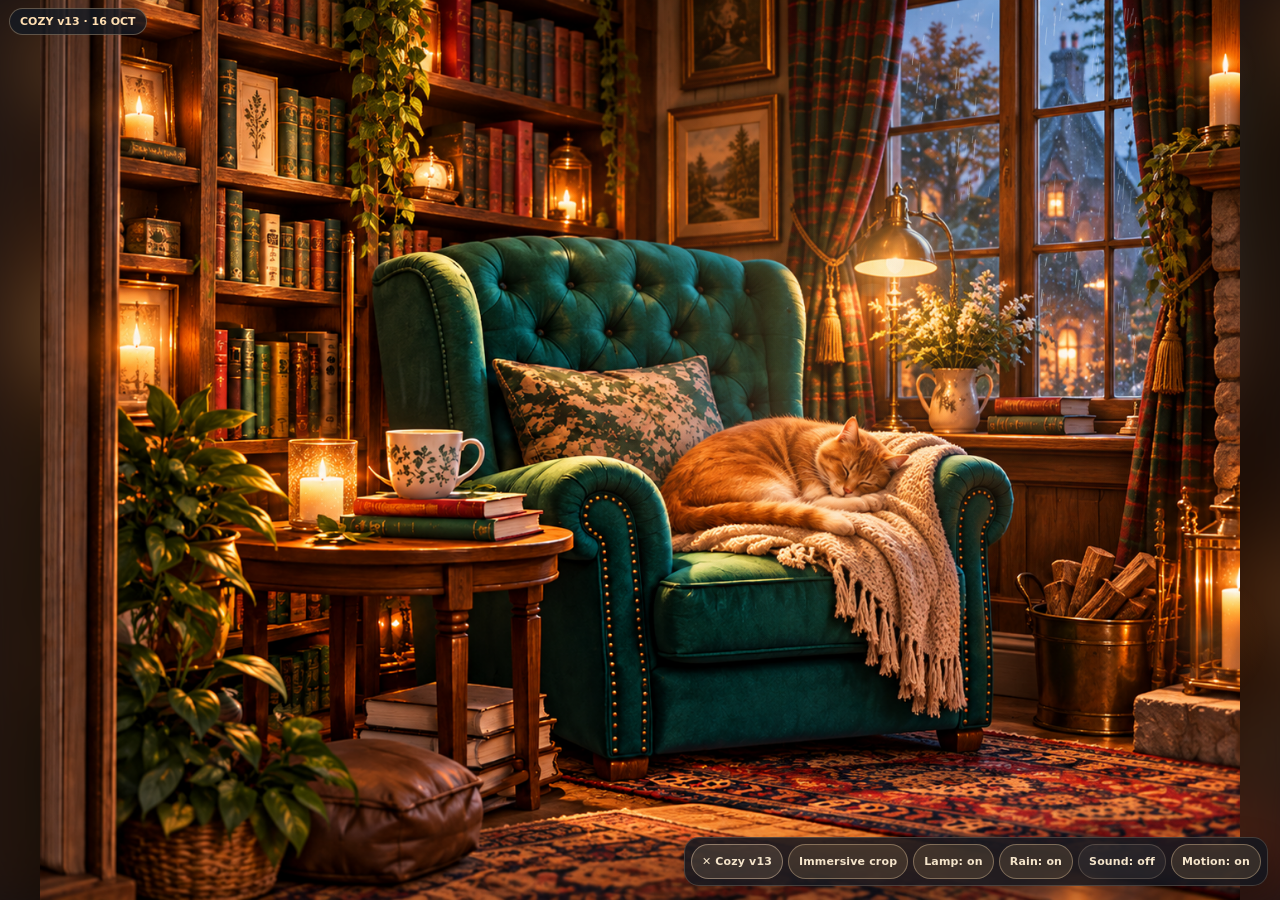
<file: cozy-worlds-v13.html>
<!doctype html>
<html lang="en"><head><meta charset="utf-8"><meta name="viewport" content="width=device-width,initial-scale=1,viewport-fit=cover">
<title>Cozy Worlds v13 — Rainy Reading Nook</title>
<meta name="color-scheme" content="dark">
<style>
html,body{margin:0;width:100%;height:100%;overflow:hidden;background:#12151c;color:#f7ead2;font-family:system-ui,sans-serif}
#cozy-host{position:fixed;inset:0;overflow:hidden}
#diagnostic{position:fixed;top:max(8px,env(safe-area-inset-top));left:max(9px,env(safe-area-inset-left));z-index:9999;border:1px solid #e9c99c55;border-radius:999px;padding:7px 10px;font:600 11px/1 system-ui;background:#141a23c9;color:#ffdfb2;pointer-events:none}
#fallback{position:fixed;inset:20%;display:grid;place-items:center;font-size:14px;text-align:center}
</style></head><body>
<main id="cozy-host" aria-label="Cozy Worlds v13 interactive rainy reading nook"><p id="fallback">Loading Cozy Worlds v13…</p></main>
<div id="diagnostic" aria-label="Website version">COZY v13 · 16 OCT</div>
<script src="assets/cozy-worlds-v13.js"></script>
<script>
(function(){
  var host=document.getElementById('cozy-host');
  if(!window.CozyWorlds){host.innerHTML='<p id="fallback">The latest scene could not load. Please retry.</p>';return;}
  try{window.CozyWorlds.mount(host);}catch(error){console.error('Cozy v13 failed',error);host.innerHTML='<p id="fallback">Could not initialize the latest scene. Please refresh.</p>';}
})();
</script></body></html>
</file>
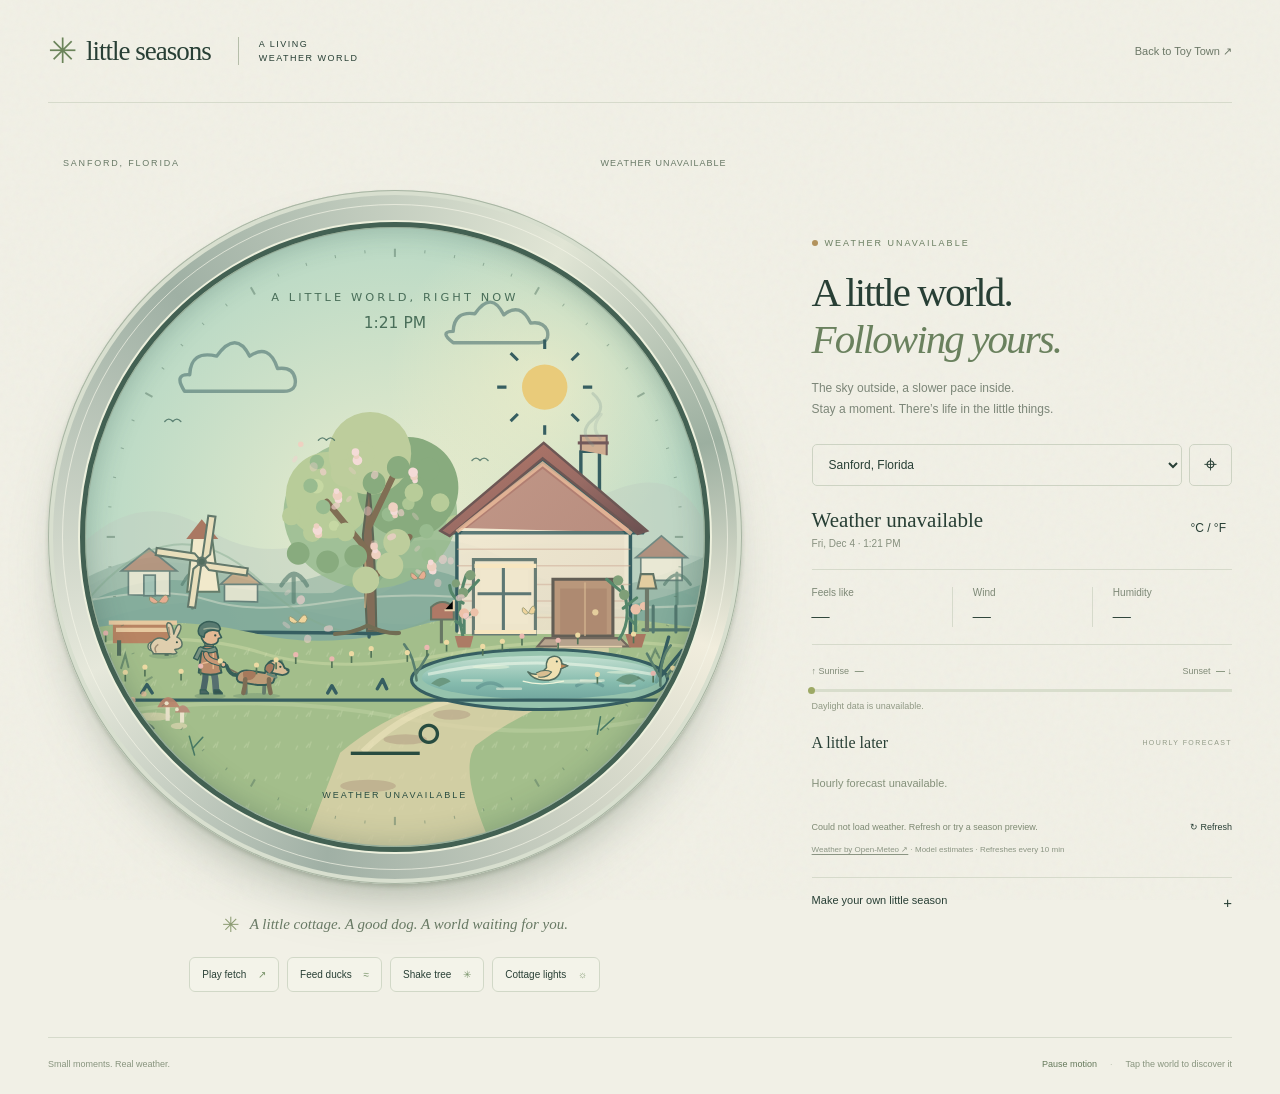
<file: little-seasons.html>
<!doctype html>
<html lang="en"><head><meta charset="utf-8"><meta name="viewport" content="width=device-width,initial-scale=1,viewport-fit=cover"><title>Little Seasons — A world that follows yours</title><meta name="description" content="A tiny interactive weather world. Real local weather, changing daylight, a cottage, and a person and dog with time to wander."><meta name="theme-color" content="#f1f0e6"><link rel="stylesheet" href="assets/little-seasons/style.css?v=20261112b"></head>
<body><main>
<header class="topbar"><a class="brand" href="little-seasons.html"><span class="brand-mark">✳</span> little seasons<span class="edition">A LIVING WEATHER WORLD</span></a><a class="town-link" href="toy-town.html">Back to Toy Town ↗</a></header>
<div class="world-layout"><section class="world-column" aria-label="Your little world"><div class="world-meta"><span id="scene-place">SANFORD, FLORIDA</span><span id="scene-mode">CONNECTING TO WEATHER</span></div><div class="dial"><div class="face"><svg id="scene" viewBox="0 0 600 600" role="group" aria-label="Interactive little world. Tap the cottage, tree, pond or person and dog."><defs><radialGradient id="sky"><stop stop-color="#d9eee0"/><stop offset="1" stop-color="#9fcbd2"/></radialGradient><clipPath id="round"><circle cx="300" cy="300" r="299"/></clipPath>
<linearGradient id="haze" x1="0" y1="0" x2="0" y2="1"><stop stop-color="#edf2d9" stop-opacity=".7"/><stop offset="1" stop-color="#8dbab0" stop-opacity=".1"/></linearGradient>
<linearGradient id="pasture" x1="0" y1="0" x2="0" y2="1"><stop stop-color="#acc7a4"/><stop offset=".57" stop-color="#7fad8c"/><stop offset="1" stop-color="#447f6d"/></linearGradient>
<linearGradient id="stonewall" x1="0" y1="0" x2="1" y2="1"><stop stop-color="#fff4db"/><stop offset="1" stop-color="#c7b9a4"/></linearGradient>
<linearGradient id="roofPaint" x1="0" y1="0" x2="1" y2="1"><stop stop-color="#b77969"/><stop offset=".55" stop-color="#986b64"/><stop offset="1" stop-color="#694f50"/></linearGradient>
<linearGradient id="waterPaint" x1="0" y1="0" x2="0" y2="1"><stop stop-color="#d2e9dc"/><stop offset=".62" stop-color="#81b9ae"/><stop offset="1" stop-color="#669d9a"/></linearGradient>
<radialGradient id="sunAura"><stop stop-color="#fff3c9" stop-opacity=".8"/><stop offset="1" stop-color="#fff2c9" stop-opacity="0"/></radialGradient>
<radialGradient id="lampAura"><stop stop-color="#ffe4a2" stop-opacity=".67"/><stop offset="1" stop-color="#ffe4a2" stop-opacity="0"/></radialGradient>
<filter id="shadowSoft" x="-30%" y="-30%" width="170%" height="180%"><feGaussianBlur stdDeviation="5"/></filter>
<pattern id="meadowTexture" patternUnits="userSpaceOnUse" width="30" height="30"><path d="M4 24l3-4m0 4 2-6m15 8 2-4" fill="none" stroke="#e9efcd" stroke-width="1.2" opacity=".28"/></pattern>
</defs><g clip-path="url(#round)"><rect width="600" height="600" fill="url(#sky)" id="background"/><g id="farland"><path d="M0 350Q80 300 154 348T312 340T600 320V405H0Z" fill="#91b7a8" opacity=".3"/><path d="M0 385Q110 346 220 373T460 365T600 375V440H0Z" fill="#6fa39a" opacity=".25"/></g>
<g id="landscape-depth">
  <circle id="sun-aura" cx="446" cy="148" r="155" fill="url(#sunAura)" opacity=".66"/>
  <path d="M0 304Q57 253 118 292T246 293Q290 255 342 289T482 270T600 288V400H0Z" fill="#bfcdc0" opacity=".43"/>
  <path d="M0 340Q73 303 131 332T258 324Q342 280 416 327T600 319V403H0Z" fill="#8cae9d" opacity=".54"/>
  <path d="M0 365Q57 333 119 345T240 354Q315 307 385 352T600 345V426H0Z" fill="#5f9686" opacity=".42"/>
  <path d="M0 362Q75 347 119 361T237 363T398 362T600 366" fill="none" stroke="#f7f2df" stroke-width="2" opacity=".37"/>
  <g id="distant-houses" fill="#f6efda" stroke="#5d7772" stroke-width="1.6" opacity=".8">
    <path d="M42 356v-25l20-15 20 15v26Z"/><path d="M35 333l27-22 27 22Z" fill="#b88d76"/>
    <rect x="57" y="337" width="11" height="20" fill="#a9c8bc"/>
    <path d="M135 362v-17l15-12 17 12v18Z"/><path d="M131 346l19-17 21 17Z" fill="#c7a480"/>
    <path d="M538 342v-25l20-13 20 13v25Z"/><path d="M533 320l25-21 25 21Z" fill="#ad8270"/>
  </g>
  <g stroke="#567e70" stroke-linecap="round" fill="none" opacity=".63">
    <path d="M104 369v-31m-10 8q10-18 20 0m-17-5q7-12 15 0" stroke-width="3"/>
    <path d="M202 363v-25m-12 9q13-22 25 0m-21-5q8-13 17 0" stroke-width="4"/>
    <path d="M573 365v-30m-12 11q12-19 25 0" stroke-width="3"/>
  </g>
</g>
<g id="stars"></g><g class="line" id="clouds"><path d="M95 151h96q13 0 11-12t-17-10q-8-25-27-12-13-26-32 0-25-6-26 18-16-1-5 16Z"/><path d="M355 104h83q11-1 8-12-4-9-16-7-10-21-26-8-12-24-28-1-20-3-21 17-14 0 0 11Z"/></g><g id="sun" transform="translate(445 135)"><circle r="22" fill="#365e61"/><g stroke="#365e61" stroke-width="3"><path d="M0-37v-9M0 37v9M-37 0h-9M37 0h9M-26-26l-7-7M26 26l7 7M-26 26l-7 7M26-26l7-7"/></g></g><path d="M0 364Q85 260 173 346T360 365" id="hill" fill="none" stroke="#83a88e" stroke-width="2" opacity=".45"/><path class="line" d="M0 395Q250 386 600 407"/>
<g id="windmill" transform="translate(113 324)">
<path d="M-14 29L-9-23H10L17 29Z" fill="#f1e9cb" stroke="#657d6a" stroke-width="2"/><path d="M-15-22L0-41 16-22Z" fill="#aa7862"/>
<g id="mill-blades" stroke="#62786b" stroke-width="2" fill="#e9dfbc"><path d="M0 0V-45H7V-8ZM0 0H45V7H8ZM0 0V45H-7V8ZM0 0H-45V-7H-8Z"/><circle r="4" fill="#536e60"/></g>
</g><g id="near-meadow">
  <path id="meadow-base" d="M0 389Q88 375 163 393T322 386T600 389V600H0Z" fill="url(#pasture)"/>
  <path d="M0 389Q88 375 163 393T322 386T600 389V600H0Z" fill="url(#meadowTexture)" opacity=".8"/>
  <path d="M0 405Q100 390 170 412T355 413T600 408" fill="none" stroke="#e0e5b2" stroke-width="3" opacity=".35"/>
  <path d="M0 474Q158 447 312 476T600 462" fill="none" stroke="#e3edc2" stroke-width="4" opacity=".21"/>
  <path id="garden-path" d="M474 392Q441 406 420 423Q380 446 329 463Q285 477 247 509L212 600H394Q361 526 378 502Q416 473 473 451Q519 430 503 390Z" fill="#e2d4ac" opacity=".74"/>
  <path d="M478 393Q445 414 427 427Q384 449 342 462Q302 476 269 508" fill="none" stroke="#fff2cf" stroke-width="6" opacity=".35"/>
  <g fill="#baa98b" opacity=".7"><ellipse cx="390" cy="450" rx="14" ry="4"/><ellipse cx="355" cy="472" rx="18" ry="5"/><ellipse cx="310" cy="496" rx="21" ry="5"/><ellipse cx="274" cy="541" rx="27" ry="6"/></g>
  <g fill="none" stroke="#426b59" stroke-linecap="round" stroke-width="2" opacity=".55">
    <path d="M21 425l3-9 2 10m9 1 4-13 3 12M188 431l2-12 4 13m-9-5-5-7M548 418l4-9 4 8M586 445l6-14 3 14"/>
  </g>
</g>
<g id="snowbank"><path d="M0 396Q130 385 270 395T600 399V458H0Z" fill="#f1f8f7" opacity="0"/></g><g id="tree" class="line"><path d="M275 397V248M275 316l-47-61M275 288l33-66M275 353l46-57M275 274l-17-39"/></g><g id="canopy"><ellipse cx="275" cy="277" rx="84" ry="73" fill="#8bb7a1" opacity=".85"/><circle cx="235" cy="260" r="42" fill="#9fc8a8"/><circle cx="311" cy="252" r="49" fill="#7da98c"/><circle cx="274" cy="219" r="40" fill="#a9c9a5"/></g>
<g id="tree-detail" stroke-linecap="round">
  <path d="M273 391Q270 330 269 298L275 248Q281 313 282 391Z" fill="#826d58" stroke="#5d6655" stroke-width="2"/>
  <path d="M275 315L234 266M275 290l29-61M275 345l39-45" stroke="#806e54" stroke-width="6" fill="none"/>
  <path d="M273 386q-13 7-31 8m32-8q17 8 30 7" stroke="#716d54" stroke-width="4" fill="none"/>
  <path d="M271 368q2-25 0-45" stroke="#e5bd8d" stroke-width="2" opacity=".53"/>
  <g id="tree-highlights" fill="#d4e4ad" opacity=".65">
    <circle cx="224" cy="251" r="7"/><circle cx="270" cy="221" r="8"/><circle cx="313" cy="268" r="6"/><circle cx="241" cy="289" r="5"/>
  </g>
</g>
<g id="leaves"></g><g id="blossoms"></g><g id="house-fill"><path d="M361 291L443 226 526 291V394H361Z" fill="#f4ead3" opacity=".88"/><path d="M347 291L443 214 540 296Z" fill="#b17f72"/><rect x="380" y="329" width="52" height="62" fill="#a7c9c3"/><rect x="460" y="345" width="44" height="49" fill="#bd9b80"/></g><g class="line" id="house"><path d="M360 391v-102l83-62 85 64v107M349 293l94-79 97 82H349Z"/><path d="M480 242v-25h18v41M380 391v-62h52v62M460 391v-47h44v47M389 342h33M405 330v61"/><circle cx="494" cy="369" r="2" fill="#365e61"/></g>
<g id="home-architecture">
  <path d="M364 296L443 234L522 296V390H364Z" fill="url(#stonewall)" opacity=".2"/>
  <path d="M344 294L444 209L544 294L535 297L443 224L353 299Z" fill="url(#roofPaint)" stroke="#6d5754" stroke-width="2.4"/>
  <path d="M360 295L443 229L529 297" fill="none" stroke="#edbf9d" stroke-width="4" opacity=".8"/>
  <g stroke="#cba691" stroke-width="1.5" opacity=".47"><path d="M360 312h168M360 328h168M361 346h167M362 362h165M363 378h164"/></g>
  <path d="M376 322h60v72h-60Z" fill="#eee5cb" stroke="#687c74" stroke-width="3"/>
  <rect id="windowLight" x="383" y="332" width="46" height="52" fill="#f6ca73" opacity=".15"/>
  <path d="M405 330v60M380 355h52" fill="none" stroke="#5d7774" stroke-width="3"/>
  <path d="M377 392h60m-60-64h60" stroke="#f7e6bf" stroke-width="4"/>
  <path d="M453 341h58v55h-58Z" fill="#b9977b" stroke="#625e55" stroke-width="3"/>
  <path d="M460 350h45v44h-45Z" fill="#9f7a65" opacity=".43"/>
  <path d="M484 344v52" stroke="#d9ba93" stroke-width="2" opacity=".6"/>
  <circle cx="494" cy="373" r="3" fill="#e5ce9d"/>
  <path d="M445 398h73l8 8h-88Z" fill="#b7a38d" stroke="#73695e" stroke-width="2"/>
  <path d="M457 406h63" stroke="#e6d1ae" stroke-width="2"/>
  <path d="M480 216v-14h25v19" fill="#cfad91" stroke="#735e5d" stroke-width="2"/>
  <path d="M477 209h30" stroke="#72595a" stroke-width="3"/>
  <g fill="none" stroke="#55866a" stroke-width="3" stroke-linecap="round">
    <path d="M366 397q-8-29 3-60m-3 27q-12-5-13-17m13 11 15-16M517 399q14-20 3-51m1 21 13-10m-16-7-13-11"/>
  </g>
  <g fill="#7f9f78"><circle cx="366" cy="354" r="5"/><circle cx="359" cy="345" r="4"/><circle cx="373" cy="337" r="5"/><circle cx="522" cy="356" r="5"/><circle cx="516" cy="342" r="5"/></g>
  <g id="house-flower-pots"><path d="M358 396h18l-3 11h-12Z" fill="#ac7b65"/><path d="M523 394h20l-4 13h-12Z" fill="#a97661"/><path d="M367 394v-19m0 12-9-6m9-2 9-7M533 392v-22m0 15-7-7m7-4 8-6" fill="none" stroke="#54856c" stroke-width="3"/><g fill="#ecc1a9"><circle cx="367" cy="374" r="5"/><circle cx="377" cy="373" r="4"/><circle cx="533" cy="370" r="5"/><circle cx="541" cy="367" r="4"/></g></g>
</g>
<g id="fence" class="line"><path d="M540 390h60m-50-23v25m22-25v25m21-25v25" stroke="#53786f" stroke-width="3"/></g><g id="pond"><ellipse cx="440" cy="438" rx="124" ry="29" fill="#a5d7d3" stroke="#365e61" stroke-width="3"/><path class="line" d="M380 446q13-9 24 0m72-2q12-8 25 0M553 440l12-43m-11 42 24-29"/></g>
<g id="pond-detail">
  <ellipse cx="442" cy="436" rx="116" ry="21" fill="url(#waterPaint)" opacity=".75"/>
  <path d="M332 433Q435 411 549 433" fill="none" stroke="#eef9ea" stroke-width="3" opacity=".6"/>
  <g fill="#eaf5dc" opacity=".52"><ellipse cx="393" cy="426" rx="18" ry="2"/><ellipse cx="475" cy="440" rx="26" ry="2"/><ellipse cx="518" cy="431" rx="13" ry="1.5"/></g>
  <g fill="#6b9880"><path d="M335 442q11-10 19-2l-11 5Z"/><path d="M514 439q12-11 24-2l-12 6Z"/></g>
  <g stroke="#597f6f" stroke-width="2.5" stroke-linecap="round" fill="none">
    <path d="M557 444q-1-27 10-39m-11 30-12-22m19 22 12-16M321 439q-2-23-12-35m12 28 11-18"/>
  </g>
  <g id="floating-ducks" transform="translate(440 436)" stroke="#526e60" stroke-width="1.5" stroke-linejoin="round">
    <path d="M-21 3q18 5 40 0" fill="none" stroke="#eef5db" stroke-width="1.2"/>
    <path d="M-16-6q6 4 13 1l5-5q-1-10 6-11 8-1 9 7l5 2-6 3q-2 12-16 11-11 0-16-8Z" fill="#f0e0b1"/>
    <path d="M-8-5q8-4 15-1-4 6-13 5" fill="#d9be91" stroke-width="1"/>
    <path d="m16-14 7 2-7 3" fill="#bd885b" stroke-width="1"/>
    <circle cx="12" cy="-16" r="1" fill="#324f46" stroke="none"/>
  </g>
</g>
<g id="water-shimmer" fill="none" stroke="#f5f8e3" stroke-width="2.3" stroke-linecap="round" opacity=".5">
  <path d="M362 439h19m15 8h23m58-8h22m16 5h14"/>
</g>
<g id="ripples" class="line"></g>
<g id="garden-life">
<path d="M27 403h58v-20H27Z" fill="#b88463"/><path d="M23 383h66M30 390h52" stroke="#e6c9a0" stroke-width="4"/><path d="M33 400v15m46-15v15" stroke="#546e5d" stroke-width="4"/>
<g transform="translate(544 380)"><path d="M0 12V-30" stroke="#6e7969" stroke-width="4"/><path d="M-9-30h18l-3-14H-6Z" fill="#e3cda0" stroke="#627466" stroke-width="2"/><circle id="lantern-glow" cy="-36" r="32" fill="url(#lampAura)" opacity="0"/></g>
<g transform="translate(345 403)"><path d="M0 0v-23" stroke="#677764" stroke-width="3"/><path d="M-10-23v-12q11-10 22 0v12Z" fill="#af7966" stroke="#667664" stroke-width="2"/><path d="M3-32h9v-10" stroke="#ead3ad" stroke-width="2"/></g>
<g id="bunny" transform="translate(74 419)" stroke="#587365" stroke-width="1.4" stroke-linejoin="round">
  <ellipse cx="1" cy="1" rx="14" ry="2.8" fill="#315d52" opacity=".17" stroke="none"/>
  <circle cx="-10" cy="-8" r="4" fill="#ede2c4"/>
  <path d="M-9-2q-5-5-1-10 5-7 14-2l3-3q-5-14-1-14 4 0 5 11 3-11 6-9 3 2-3 12 5 2 5 7 0 4-7 5l2 3q-1 2-6 1H-9Z" fill="#dfcead"/>
  <path d="M-6-2q-3-5 2-8m11-9-1-8" fill="none" stroke="#9d8d74"/>
  <circle cx="14" cy="-12" r="1" fill="#304d43" stroke="none"/>
</g>
</g>
<g id="walker" fill="none" stroke="#365e57" stroke-linecap="round" stroke-linejoin="round">
  <ellipse id="person-shadow" cx="140" cy="454" rx="15" ry="3.1" fill="#315d52" opacity=".22" stroke="none"/>
  <ellipse id="dog-shadow" cx="185" cy="454" rx="23" ry="2.8" fill="#315d52" opacity=".19" stroke="none"/>
  <path id="dog-leash" d="M151 422Q162 439 181 430" stroke="#776d59" stroke-width="1.35"/>
  <g id="person" transform="translate(140 453)">
    <path id="person-leg-far" d="M-4-26Q-4-14-5-4" stroke="#4b6567" stroke-width="6"/>
    <path id="person-boot-far" d="M-7-5h5l3 3v1h-8Z" fill="#476763" stroke-width="1.2"/>
    <path id="person-leg-near" d="M3-26Q3-14 3-4" stroke="#576f70" stroke-width="6.5"/>
    <path id="person-boot-near" d="M1-5h5l3 3v1H1Z" fill="#355550" stroke-width="1.2"/>
    <g id="person-upper">
      <path d="M-8-46q7-5 14 1l5 23q-10 4-22 0Z" fill="#bb8b6b" stroke-width="1.9"/>
      <path d="M3-43v17m-10-5 5-1" stroke="#e9bc92" stroke-width="1.3"/>
      <path d="M-5-48v-5h8v6Z" fill="#ddaf89" stroke-width="1.3"/>
      <path d="M-9-47q5 4 14 0l2 4q-8 4-15 0l-4 9-4-2 5-10Z" fill="#789281" stroke-width="1.25"/>
      <path d="M-9-59q0-8 9-8 8 0 9 7l2 4-3 1q0 6-7 6-9 0-10-10Z" fill="#e3b994" stroke-width="1.6"/>
      <path d="M-10-58q-3-4 0-9 5-6 13-4 6 1 7 7l-2 2q-8-3-13 2l-1 4Z" fill="#587a70" stroke-width="1.5"/>
      <path d="M-6-64q6-2 14 0" stroke="#a2b29a" stroke-width="1.2"/>
      <circle cx="5" cy="-58" r="1.1" fill="#304d43" stroke="none"/>
      <g id="person-arm">
        <path d="M-4-40Q-3-34 7-32L13-30" stroke-width="6"/>
        <path d="M-4-40Q-3-34 7-32L11-31" stroke="#c69775" stroke-width="4"/>
        <circle cx="13" cy="-30" r="2.4" fill="#e3b994" stroke-width="1.1"/>
      </g>
    </g>
  </g>
  <g id="dog" transform="translate(185 453)">
    <g stroke="#657c6c" stroke-width="3.8">
      <path id="dog-hind-far" d="M-12-16Q-12-7-12-2"/>
      <path id="dog-fore-far" d="M9-16Q9-7 9-2"/>
    </g>
    <g id="dog-body">
      <path id="dog-tail" d="M-18-19q-8 0-10-10" stroke-width="3.5"/>
      <path d="M-18-20q4-5 13-3l13 2 4-8 9 4-5 13q-7 4-19 2l-13-2q-5-2-2-8Z" fill="#bd9c78" stroke-width="1.9"/>
      <path d="M-13-22q8-3 13 1-2 7-9 7-5-1-4-8Z" fill="#a6795c" stroke="none"/>
      <path d="M9-27q3-7 10-6 6 0 8 7l4 2q1 4-6 5l-10-2Z" fill="#d9bc96" stroke-width="1.8"/>
      <path d="M14-31q-6 1-6 7l4 4q5-2 5-9Z" fill="#a5795e" stroke-width="1.3"/>
      <path d="m11-20 8 3" stroke="#688878" stroke-width="2.6"/>
      <circle cx="23" cy="-27" r="1.1" fill="#304d43" stroke="none"/>
      <circle cx="30" cy="-24" r="1.35" fill="#365e57" stroke="none"/>
    </g>
    <g stroke="#7c6d55" stroke-width="4.4">
      <path id="dog-hind-near" d="M-11-15Q-11-7-11-2"/>
      <path id="dog-fore-near" d="M12-15Q12-7 12-2"/>
    </g>
  </g>
</g>
<g id="wildlife" class="line"></g><g id="chimney-smoke" fill="none" stroke="#78918f" stroke-width="3" stroke-linecap="round"><path d="M490 213q-15-13 0-25t0-25" opacity=".4"/><path d="M497 206q-10-10 1-23" opacity=".25"/></g><g id="flowers"></g><g id="ground" class="line"><path d="M0 458h600M55 451l5-8 5 8m170 0 4-7 4 7m40-4 5-9 4 9"/></g>
<g id="foreground" opacity=".9">
  <g fill="#457d67" stroke="#3f7361" stroke-width="1.5" stroke-linecap="round">
    <path d="M12 491l12-22 6 26m-5-8 18-22m-11 27 11-15M61 522l-4-22m3 14 14-17M564 501l9-26 8 19m-9-5 16-14"/>
    <path d="M106 511l-5-18m3 12 10-11M496 491l3-17m0 13 13-12"/>
  </g>
  <g fill="#eadcba" opacity=".67">
    <ellipse cx="66" cy="474" rx="17" ry="4"/><ellipse cx="91" cy="483" rx="8" ry="3"/><ellipse cx="555" cy="482" rx="15" ry="5"/><ellipse cx="583" cy="494" rx="8" ry="3"/>
  </g>
  <g stroke="#607b69" stroke-width="2" fill="none"><path d="M51 486q8-10 16 0m495 6q11-12 22-1"/></g>
  <g id="mushrooms"><path d="M80 463v15m14-9v11" stroke="#f2e8d2" stroke-width="4"/><path d="M70 465q10-20 22 0Z" fill="#bb846c"/><path d="M87 470q8-14 15 0Z" fill="#b98978"/><circle cx="79" cy="461" r="2" fill="#f2e7cf"/><circle cx="89" cy="467" r="1.8" fill="#f2e7cf"/></g>
  <g fill="#e9bb9a" opacity=".85"><circle cx="46" cy="458" r="3"/><circle cx="57" cy="452" r="2.6"/><circle cx="564" cy="466" r="3"/><circle cx="583" cy="456" r="3.5"/></g>
</g>
<g id="autumn-leaves"></g>
<g id="spring-petals"></g>
<g id="tiny-butterflies"></g>
<g id="tiny-fireflies"></g>
<g id="touch-effects" pointer-events="none"></g><circle id="fetch-ball" r="4" fill="#db9b61" stroke="#fff0c9" stroke-width="1.5" opacity="0"/>
<g id="weather" pointer-events="none"></g><rect id="fog" width="600" height="600" fill="#d3dfcf" opacity="0" pointer-events="none"/>
<rect id="night-shade" width="600" height="600" fill="#173b52" opacity="0" style="pointer-events:none"/>
<g id="dial-ticks" fill="#52786c"></g>
<g id="scene-labels" fill="#446b5d" text-anchor="middle" font-family="system-ui,sans-serif"><text x="300" y="72" font-size="11" letter-spacing="3">A LITTLE WORLD, RIGHT NOW</text><text id="scene-clock" x="300" y="98" font-size="15">—</text></g>
<g id="hotspots" fill="transparent" stroke="transparent" stroke-width="2">
<rect data-action="house" x="354" y="292" width="176" height="111" rx="12" tabindex="0" role="button" aria-label="Turn the cottage lights on or off"/>
<ellipse data-action="tree" cx="270" cy="270" rx="85" ry="85" tabindex="0" role="button" aria-label="Shake the tree"/>
<ellipse data-action="pond" cx="440" cy="438" rx="122" ry="31" tabindex="0" role="button" aria-label="Feed the ducks in the pond"/>
<rect id="walker-hit" data-action="dog" x="118" y="379" width="106" height="78" rx="10" tabindex="0" role="button" aria-label="Play fetch with the dog"/>
</g></g></svg><div id="readout"><div id="temp">—°</div><div id="state">WAITING FOR WEATHER</div></div></div></div>
<div class="scene-caption"><span class="tiny-star">✳</span><p id="scene-story" role="status">A little cottage. A good dog. A world waiting for you.</p></div>
<div class="interaction-bar" aria-label="Play with the world"><button data-action="dog">Play fetch <span>↗</span></button><button data-action="pond">Feed ducks <span>≈</span></button><button data-action="tree">Shake tree <span>✳</span></button><button data-action="house">Cottage lights <span>☼</span></button></div>
</section>
<aside class="weather-column"><div class="eyebrow"><span id="status-dot"></span><span id="data-badge">CONNECTING</span></div><h1>A little world.<br><em>Following yours.</em></h1><p class="intro">The sky outside, a slower pace inside.<br>Stay a moment. There’s life in the little things.</p>
<div class="location-row"><label class="sr-only" for="location">Weather location</label><select id="location"><option value="sanford">Sanford, Florida</option><option value="london">London, UK</option><option value="tokyo">Tokyo, Japan</option><option value="chittoor">Chittoor, India</option><option value="sydney">Sydney, Australia</option></select><button id="locate" title="Use my location" aria-label="Use my location">⌖</button></div>
<div class="current-summary"><div><h2 id="condition">Finding your weather…</h2><p id="local-date">Local time loading</p></div><button id="unit" aria-label="Switch temperature to Fahrenheit">°C <span>/ °F</span></button></div>
<dl class="metrics"><div><dt>Feels like</dt><dd id="feels">—</dd></div><div><dt>Wind</dt><dd id="wind">—</dd></div><div><dt>Humidity</dt><dd id="humidity">—</dd></div></dl>
<div class="daylight"><div><span>↑ Sunrise <b id="sunrise">—</b></span><span>Sunset <b id="sunset">—</b> ↓</span></div><div class="daylight-track"><i id="daylight-progress"></i></div><p id="daylight-caption">Daylight follows the selected location.</p></div>
<section class="forecast-section" aria-label="Next six hours forecast"><div class="section-title"><h3>A little later</h3><span>HOURLY FORECAST</span></div><div id="forecast" class="forecast"><p>Waiting for forecast data.</p></div></section>
<div class="data-note"><p id="data-status" role="status">Fetching current conditions…</p><button id="refresh" aria-label="Refresh weather">↻ Refresh</button></div><p class="source"><a href="https://open-meteo.com/" target="_blank" rel="noopener noreferrer">Weather by Open-Meteo ↗</a> · Model estimates · Refreshes every 10 min</p>
<details id="playground"><summary>Make your own little season <span>+</span></summary><div class="playground-inner"><p>Preview a different world. Live weather stays a tap away.</p><nav class="seasons" aria-label="Preview a season"><button data-season="spring">Spring</button><button data-season="summer">Summer</button><button data-season="autumn">Autumn</button><button data-season="winter">Winter</button></nav><label for="temperature">Temperature <output id="slider-value">8°C</output></label><input id="temperature" type="range" min="-15" max="40" value="8"><div class="preview-row"><label for="preview-weather">Weather</label><select id="preview-weather"><option value="clear">Clear sky</option><option value="rain">Rain</option><option value="snow">Snow</option><option value="fog">Fog</option></select><button id="day-night">Try night</button></div><button id="live" class="return-live">Return to live weather ↗</button></div></details>
</aside></div>
<footer class="page-footer"><span>Small moments. Real weather.</span><div><button id="play" aria-pressed="true">Pause motion</button><span class="footer-dot">·</span><span>Tap the world to discover it</span></div></footer>
</main><script src="assets/little-seasons/model.js?v=20261112a"></script><script src="assets/little-seasons/app.js?v=20261112b"></script></body></html>
</file>
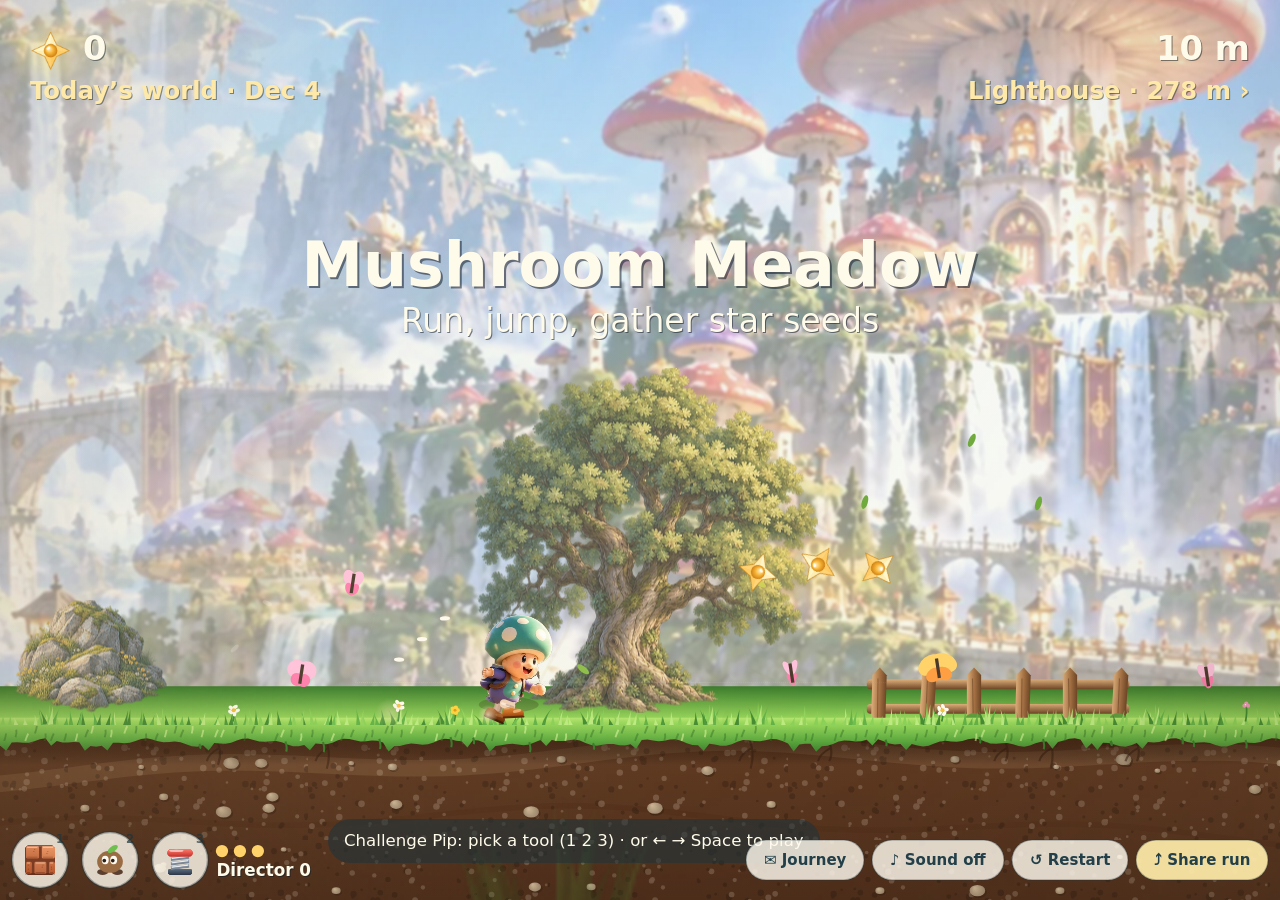
<file: pip-run.html>
<!doctype html>
<html lang="en">
<head>
<meta charset="utf-8">
<meta name="viewport" content="width=device-width,initial-scale=1,viewport-fit=cover">
<meta name="theme-color" content="#8fcdf2">
<title>Pip Run</title>
<style>
html,body{width:100%;height:100%;margin:0;overflow:hidden;background:#8fcdf2}
canvas{width:100%;height:100%;height:100dvh;display:block;touch-action:none;user-select:none;-webkit-user-select:none;outline:none}
</style>
</head>
<body>
<canvas id="game" tabindex="0" aria-label="Pip Run: an original platformer. Arrow keys or A and D to run, Space to jump; hold to jump higher. M toggles sound. A demo player runs when nobody is playing."></canvas>
<script src="assets/pip-audio.js?v=7"></script>
<script src="assets/pip-run.js?v=43"></script>
</body>
</html>
</file>
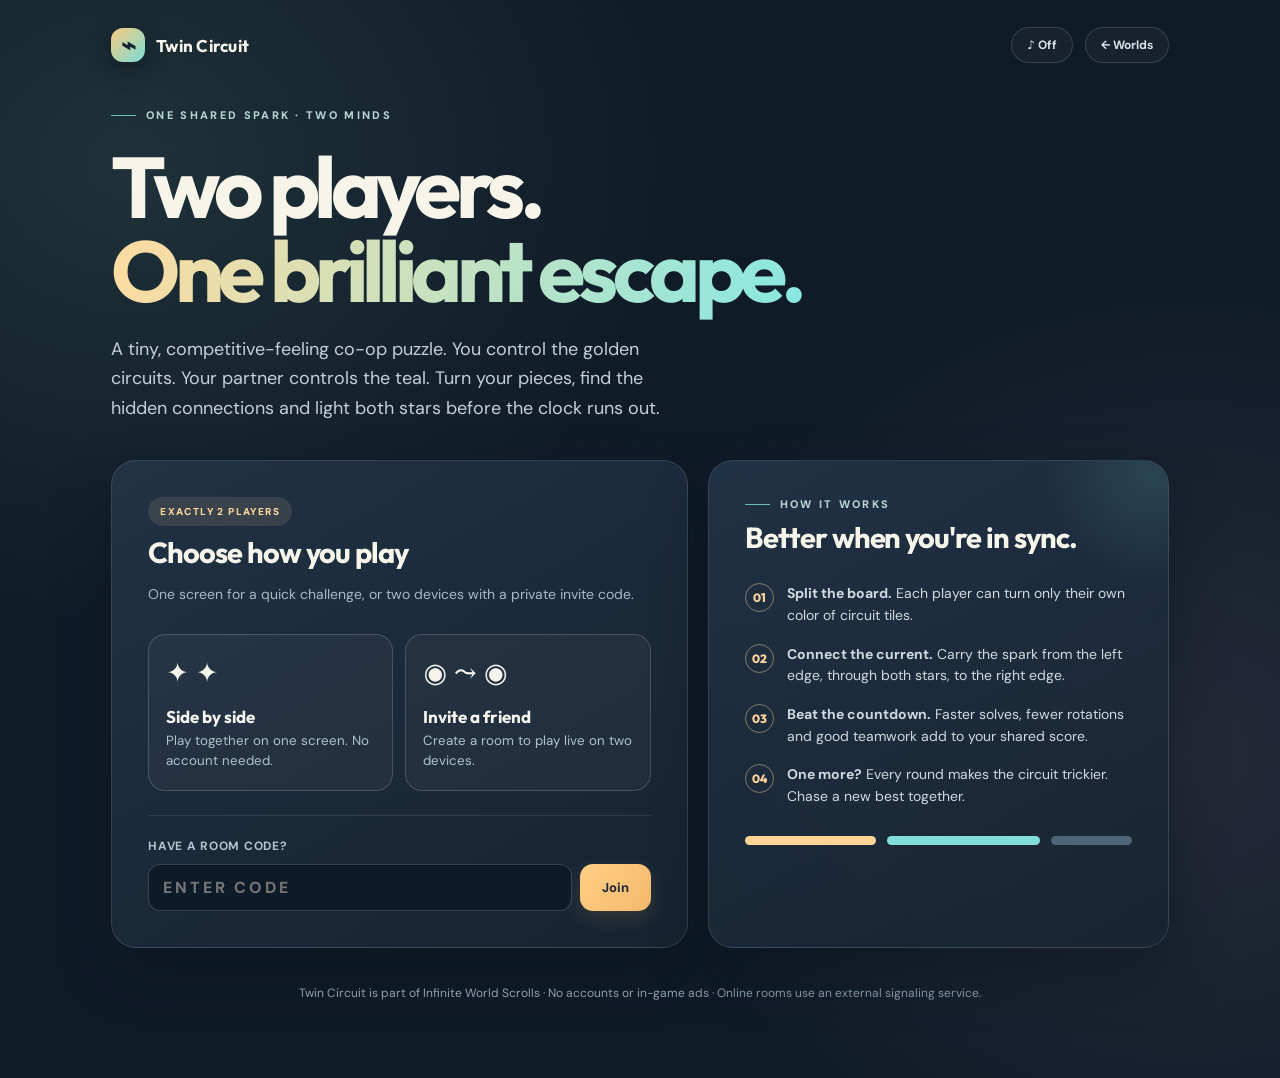
<file: twin-circuit.html>
<!doctype html>
<html lang="en">
<head>
<meta charset="utf-8">
<meta name="viewport" content="width=device-width,initial-scale=1,viewport-fit=cover">
<meta name="theme-color" content="#111d29">
<meta name="description" content="Twin Circuit — a cooperative, two-player puzzle game. Create a room, invite one friend and connect the sparks together.">
<title>Twin Circuit · A puzzle for two</title>
<link rel="preconnect" href="https://fonts.googleapis.com">
<link href="https://fonts.googleapis.com/css2?family=DM+Sans:wght@400;500;600;700&family=Outfit:wght@400;500;600;700;800&display=swap" rel="stylesheet">
<style>
:root{--bg:#101b28;--panel:#172635;--ink:#f7f5ea;--muted:#a8b9c6;--line:#ffffff18;--sun:#ffce78;--moon:#77d9d7;--good:#d6f7cc;color-scheme:dark;font-family:"DM Sans",system-ui,sans-serif}
*{box-sizing:border-box}
html{min-height:100%;background:var(--bg)}
body{margin:0;min-height:100vh;min-height:100dvh;color:var(--ink);background:radial-gradient(ellipse 50% 50% at 10% 15%,#28404499,transparent 85%),radial-gradient(ellipse 50% 55% at 93% 70%,#3b394a7a,transparent 80%),#101b28;overflow-x:hidden}
body:before{content:"";position:fixed;inset:0;pointer-events:none;background-image:radial-gradient(#fff6 0.75px,transparent 0.75px);background-size:27px 27px;mask-image:linear-gradient(#0008,transparent 85%);opacity:.22}
button,input{font:inherit}
button{cursor:pointer}
button:focus-visible,input:focus-visible,a:focus-visible{outline:3px solid var(--moon);outline-offset:4px}
button:disabled{opacity:.42;cursor:not-allowed}
[hidden]{display:none!important}
a{color:inherit;text-decoration:none}
.mast{max-width:1160px;margin:auto;padding:27px clamp(20px,4vw,56px);display:flex;align-items:center;justify-content:space-between;gap:15px}
.brand{display:flex;align-items:center;gap:11px;font:700 17px "Outfit",sans-serif;letter-spacing:.015em}
.mark{width:34px;height:34px;border-radius:12px;display:grid;place-items:center;background:linear-gradient(135deg,#facc80,#7adcd6);color:#132332;box-shadow:0 6px 24px #0005;font-size:25px}
.top-actions{display:flex;align-items:center;gap:12px}
.top-actions a,.top-actions button{border:1px solid #ffffff24;border-radius:999px;padding:9px 15px;color:#d8e4e8;background:#ffffff08;font-size:12px;font-weight:700}
.shell{max-width:1160px;padding:18px clamp(20px,4vw,56px) 65px;margin:auto}
.eyebrow{font-weight:800;font-size:11px;letter-spacing:.21em;text-transform:uppercase;color:#b9d4d4;display:flex;align-items:center;gap:10px}
.eyebrow:before{content:"";width:25px;height:1px;background:#6abdbb}
h1,h2,h3,p{margin-top:0}
h1,h2,h3{font-family:"Outfit",system-ui,sans-serif}
h1{font-weight:700;font-size:clamp(49px,7vw,86px);line-height:.98;letter-spacing:-.065em;max-width:780px;margin:22px 0}
h1 span{background:linear-gradient(105deg,#ffdba0,#88e8e2);background-clip:text;-webkit-background-clip:text;color:transparent}
.lede{max-width:555px;color:#c3d0d9;font-size:clamp(15px,1.6vw,18px);line-height:1.66}
.setup-grid{margin-top:36px;display:grid;grid-template-columns:minmax(0,1fr) minmax(260px,.8fr);gap:20px}
.panel{background:linear-gradient(150deg,#233549df,#172431ed);border:1px solid #ffffff20;border-radius:25px;padding:clamp(23px,3vw,36px);box-shadow:0 25px 55px #07131b6b}
.panel h2{font-size:29px;letter-spacing:-.035em;margin:8px 0 12px}
.panel p{color:var(--muted);line-height:1.65;font-size:14px}
.mode-grid{display:grid;grid-template-columns:1fr 1fr;gap:12px;margin-top:28px}
.mode{border:1px solid #ffffff2b;background:#ffffff09;text-align:left;color:#f5f5ee;border-radius:17px;padding:20px 17px;min-height:155px;transition:transform .2s,border-color .2s,background .2s}
.mode:hover{transform:translateY(-3px);background:#ffffff12;border-color:#f4ce92}
.mode .emoji{font-size:27px;display:block;margin-bottom:16px}
.mode strong{font:700 17px "Outfit",sans-serif;display:block;margin-bottom:4px}
.mode small{color:#aec3cf;line-height:1.45;display:block}
.join{margin-top:24px;padding-top:18px;border-top:1px solid var(--line)}
.join label{font-size:12px;color:#b4c5cf;font-weight:700;letter-spacing:.06em}
.join-row{display:flex;gap:8px;margin-top:9px}
.join input{min-width:0;width:100%;border:1px solid #ffffff2e;border-radius:12px;background:#0d1a27;color:#fff;min-height:47px;padding:0 14px;font-weight:800;text-transform:uppercase;letter-spacing:.18em}
.primary{border:0;border-radius:13px;background:linear-gradient(130deg,#ffcf85,#f4b96c);color:#222739;min-height:47px;padding:0 22px;font-size:13px;font-weight:800;white-space:nowrap;box-shadow:0 7px 19px #f5b96824}
.primary:hover:not(:disabled){filter:brightness(1.08)}
.secondary{border:1px solid #ffffff30;border-radius:12px;background:#ffffff12;color:var(--ink);min-height:43px;padding:0 17px;font-weight:700;font-size:13px}
.secondary:hover:not(:disabled){background:#ffffff20}
.description{position:relative;overflow:hidden}
.description:before{content:"";position:absolute;width:230px;height:230px;border-radius:50%;background:radial-gradient(circle,#77d9d722,transparent 65%);top:-100px;right:-100px;pointer-events:none}
.note-tag{display:inline-block;background:#e1bc8a22;color:#ffd99c;padding:8px 12px;border-radius:99px;font-size:10px;font-weight:800;letter-spacing:.14em}
.how{margin:27px 0 0;padding:0;list-style:none;display:grid;gap:17px}
.how li{display:flex;gap:13px;align-items:flex-start;color:#cfdae0;font-size:14px;line-height:1.55}
.how i{flex:none;font-style:normal;font:800 12px "Outfit",sans-serif;color:#ffd39a;border:1px solid #ffd39a77;width:29px;height:29px;border-radius:50%;display:grid;place-items:center}
.palette{display:flex;gap:11px;margin-top:28px}
.palette div{height:9px;border-radius:20px}
.palette div:first-child{width:36%;background:#ffd494}
.palette div:nth-child(2){width:42%;background:#83deda}
.palette div:last-child{width:22%;background:#4d6577}
#invite{margin-top:20px;border-radius:17px;background:#0d1f2a;padding:20px;border:1px solid #77d9d755}
#invite h3{font-size:19px;margin:0 0 7px}
.code{font:800 clamp(23px,5vw,31px)/1.5 "Outfit",sans-serif;letter-spacing:.16em;color:#ffdb9e;margin:6px 0 14px;user-select:all}
.invite-actions{display:flex;flex-wrap:wrap;gap:8px}
.status{font-size:13px;color:#b1cbd3;margin-top:13px;line-height:1.5}
#setupError{color:#ffc0a9;margin-top:12px;font-size:13px}
#arena{margin-top:0}
.arena-header{display:flex;justify-content:space-between;align-items:flex-end;gap:16px;margin:10px 0 24px}
.arena-header h1{font-size:clamp(38px,5vw,58px);margin:11px 0 2px}
.arena-header p{color:#adbecb;font-size:14px;margin:0}
.room-pill{border:1px solid #ffffff24;color:#d5e8e7;border-radius:999px;padding:9px 14px;font-size:12px;white-space:nowrap;font-weight:700}
.scorebar{display:grid;grid-template-columns:minmax(0,1fr) auto minmax(0,1fr);gap:16px;align-items:center;margin-bottom:20px}
.player{border-radius:17px;border:1px solid #ffffff1a;background:#ffffff08;padding:15px 19px;display:flex;align-items:center;gap:11px}
.player .orb{height:26px;width:26px;border-radius:10px;background:var(--sun);box-shadow:0 0 22px #ffc67954;flex:none}
.player.moon .orb{background:var(--moon);box-shadow:0 0 22px #77d9d74d}
.player .who{font-family:"Outfit",sans-serif;font-weight:700;font-size:17px}
.player small{display:block;color:#a5bcc9;font-size:11px;margin-top:3px}
.player .stat{margin-left:auto;font:800 21px "Outfit",sans-serif;font-variant-numeric:tabular-nums}
.vs{font:600 13px "Outfit";color:#8195a5}
.game-grid{display:grid;grid-template-columns:minmax(0,1fr) 260px;gap:24px;align-items:start}
.stage{padding:clamp(16px,3vw,28px);border:1px solid #ffffff25;border-radius:27px;background:linear-gradient(150deg,#192c3c,#111f2a);box-shadow:0 30px 70px #060d19a0;position:relative;overflow:hidden}
.stage:before{content:"";inset:0;position:absolute;pointer-events:none;background:radial-gradient(circle at 50% 55%,#93d7d80e,transparent 68%)}
.hud{display:flex;align-items:center;justify-content:space-between;gap:14px;margin-bottom:17px;position:relative}
.hud .timer{font:700 37px/1 "Outfit",sans-serif;font-variant-numeric:tabular-nums;letter-spacing:-.04em}
.hud .timer.danger{color:#ffab9f}
.hud small{display:block;color:#aabfca;font-size:11px;font-weight:700;letter-spacing:.1em;text-transform:uppercase;margin-bottom:7px}
.hud .round{font:700 23px "Outfit",sans-serif}
.progress{height:5px;background:#ffffff15;border-radius:10px;margin-bottom:22px;overflow:hidden;position:relative}
.progress .fill{width:100%;height:100%;background:linear-gradient(90deg,var(--moon),var(--sun));transition:width .35s linear}
.board-layout{display:flex;align-items:center;justify-content:center;gap:10px;position:relative}
.edge-label{color:#bad4da;display:flex;flex-direction:column;align-items:center;gap:7px;font-size:10px;letter-spacing:.12em;font-weight:800;min-width:38px;text-transform:uppercase}
.edge-label .symbol{font-size:clamp(28px,4vw,43px);filter:drop-shadow(0 0 15px #ffdba050);line-height:1}
.edge-label.exit .symbol{filter:drop-shadow(0 0 15px #77d9d766)}
#board{--size:5;display:grid;grid-template-columns:repeat(var(--size),minmax(0,1fr));gap:clamp(4px,.75vw,8px);width:min(100%,530px);aspect-ratio:1;user-select:none;touch-action:manipulation}
.tile{aspect-ratio:1;padding:0;border:1px solid #ffffff0d;border-radius:clamp(8px,1.3vw,14px);position:relative;display:grid;place-items:center;background:linear-gradient(150deg,#284057,#1c3141);color:var(--sun);box-shadow:inset 0 2px 0 #ffffff10,0 3px 0 #0d1c27;transition:transform .16s,background .2s,box-shadow .2s}
.tile[data-owner="1"]{color:var(--moon);background:linear-gradient(145deg,#24424b,#1c333b)}
.tile:not(:disabled):hover{transform:translateY(-2px) scale(1.025);box-shadow:inset 0 2px 0 #ffffff22,0 7px 13px #0004}
.tile:active:not(:disabled){transform:scale(.96)}
.tile svg{width:100%;height:100%;overflow:visible}
.pipe{stroke:currentColor;stroke-width:16;stroke-linecap:round;fill:none;opacity:.78;filter:drop-shadow(0 0 2px currentColor)}
.junction{fill:#fdf7ea;opacity:.85}
.tile.lit{background:linear-gradient(145deg,#43645b,#254650);box-shadow:inset 0 2px 0 #dfffd33c,0 0 18px #aaf5c51e}
.tile.lit .pipe{opacity:1;filter:drop-shadow(0 0 6px currentColor)}
.tile.hint{outline:3px solid #f8f4d0;outline-offset:-4px;animation:hintGlow .65s ease-in-out infinite alternate}
@keyframes hintGlow{to{filter:brightness(1.6)}}
.tile .gem{font-size:38px;font-weight:bold;paint-order:stroke;stroke:#132533;stroke-width:4px;fill:#f6f0b5}
.tile .gem.done{fill:#ffffff;filter:drop-shadow(0 0 10px #fff5b8)}
.tile .owner-mark{position:absolute;top:6px;right:7px;width:5px;height:5px;border-radius:50%;background:currentColor;opacity:.65}
.board-caption{display:flex;align-items:center;justify-content:space-between;gap:10px;margin-top:19px;font-size:12px;color:#b7cbd4;position:relative}
.board-caption b{color:#fff1ca}
.side{display:grid;gap:15px}
.side-card{border:1px solid #ffffff1d;background:#ffffff07;border-radius:20px;padding:22px}
.side-card h2{font-size:21px;margin:0 0 10px;letter-spacing:-.025em}
.side-card p{font-size:13px;line-height:1.6;color:#bed0d8}
.side-card .counter{font:800 42px "Outfit",sans-serif;color:#ffdaa5;margin:10px 0 2px}
.label-mini{color:#9db3c0;font-size:10px;font-weight:800;letter-spacing:.17em;text-transform:uppercase}
.hint-btn{width:100%;margin-top:15px}
.actions{display:flex;flex-wrap:wrap;gap:9px}
.actions button{flex:1}
#finish{position:absolute;inset:0;z-index:4;background:#0a1521df;backdrop-filter:blur(8px);display:grid;place-items:center;padding:20px;text-align:center}
.finish-box{max-width:420px}
.finish-icon{font-size:60px;margin-bottom:12px}
#finish h2{font-size:clamp(34px,6vw,50px);letter-spacing:-.045em;margin:8px 0}
#finish p{color:#c4d2d8;line-height:1.6}
#finish .big-score{font:800 35px "Outfit";color:#ffdaa0;margin:15px 0}
#finish button{margin:8px 4px}
#toast{position:fixed;z-index:10;left:50%;bottom:25px;transform:translateX(-50%);background:#f4e6c7;color:#1c2a33;padding:12px 20px;border-radius:99px;font-size:13px;font-weight:800;box-shadow:0 14px 40px #0006;pointer-events:none;max-width:calc(100vw - 30px);text-align:center}
.footnote{text-align:center;font-size:12px;color:#8ba2ad;margin-top:37px}
@media(max-width:900px){.game-grid{grid-template-columns:minmax(0,1fr)}.side{display:grid;grid-template-columns:repeat(2,minmax(0,1fr))}}
@media(max-width:700px){.setup-grid{grid-template-columns:1fr}.arena-header{align-items:flex-start}.scorebar{gap:6px}.player{padding:10px;gap:7px}.player .who{font-size:13px}.player small{font-size:10px}.player .stat{font-size:17px}.player .orb{width:17px;height:17px;border-radius:6px}.stage{padding:12px;border-radius:17px}.board-layout{gap:3px}.edge-label{min-width:22px;font-size:8px}.edge-label .symbol{font-size:23px}.board-caption{font-size:10px;flex-wrap:wrap}.side-card{padding:16px}.hud .timer{font-size:30px}.shell{padding-top:4px}.mast{padding-top:16px;padding-bottom:12px}.top-actions a,.top-actions button{padding:8px 10px}}
@media(max-width:430px){.mode-grid{gap:8px}.mode{padding:15px 11px}.mode strong{font-size:15px}.mode small{font-size:11px}.mode .emoji{font-size:22px}.side{grid-template-columns:1fr}.scorebar{grid-template-columns:1fr 13px 1fr}.player .stat{display:none}.edge-label{min-width:17px}.edge-label .symbol{font-size:18px}#board{gap:4px}.tile{border-radius:6px}}
@media(prefers-reduced-motion:reduce){*,*:before,*:after{animation:none!important;transition:none!important}}
</style>
</head>
<body>
<header class="mast">
  <div class="brand"><span class="mark" aria-hidden="true">⌁</span> Twin Circuit</div>
  <div class="top-actions"><button id="sound" type="button" aria-label="Turn sound on" aria-pressed="false">♪ Off</button><a href="index.html#today">← Worlds</a></div>
</header>
<main class="shell">
  <section id="setup">
    <div class="eyebrow">One shared spark · Two minds</div>
    <h1>Two players.<br><span>One brilliant escape.</span></h1>
    <p class="lede">A tiny, competitive-feeling co-op puzzle. You control the golden circuits. Your partner controls the teal. Turn your pieces, find the hidden connections and light both stars before the clock runs out.</p>
    <div class="setup-grid">
      <div class="panel">
        <span class="note-tag">EXACTLY 2 PLAYERS</span>
        <h2>Choose how you play</h2>
        <p>One screen for a quick challenge, or two devices with a private invite code.</p>
        <div class="mode-grid">
          <button type="button" id="local" class="mode"><span class="emoji" aria-hidden="true">✦ ✦</span><strong>Side by side</strong><small>Play together on one screen. No account needed.</small></button>
          <button type="button" id="host" class="mode"><span class="emoji" aria-hidden="true">◉ ⤳ ◉</span><strong>Invite a friend</strong><small>Create a room to play live on two devices.</small></button>
        </div>
        <div class="join">
          <label for="joinCode">HAVE A ROOM CODE?</label>
          <div class="join-row"><input id="joinCode" type="text" maxlength="8" autocomplete="off" spellcheck="false" placeholder="ENTER CODE" aria-label="Invitation room code"><button id="join" class="primary" type="button">Join</button></div>
        </div>
        <div id="setupError" role="alert" hidden></div>
        <div id="invite" hidden>
          <h3>Invite one other player</h3>
          <p>Your room code is</p>
          <div id="roomCode" class="code"></div>
          <div class="invite-actions"><button id="copy" class="primary" type="button">Copy invite link</button><button id="cancel" class="secondary" type="button">Cancel room</button></div>
          <div id="lobbyStatus" class="status" role="status">Connecting…</div>
        </div>
      </div>
      <div class="panel description">
        <div class="eyebrow">How it works</div>
        <h2>Better when you're in sync.</h2>
        <ol class="how">
          <li><i>01</i><span><strong>Split the board.</strong> Each player can turn only their own color of circuit tiles.</span></li>
          <li><i>02</i><span><strong>Connect the current.</strong> Carry the spark from the left edge, through both stars, to the right edge.</span></li>
          <li><i>03</i><span><strong>Beat the countdown.</strong> Faster solves, fewer rotations and good teamwork add to your shared score.</span></li>
          <li><i>04</i><span><strong>One more?</strong> Every round makes the circuit trickier. Chase a new best together.</span></li>
        </ol>
        <div class="palette" aria-hidden="true"><div></div><div></div><div></div></div>
      </div>
    </div>
  </section>
  <section id="arena" hidden>
    <div class="arena-header">
      <div><div class="eyebrow">A puzzle made for two</div><h1>Find the connection.</h1><p id="matchStatus" role="status">The circuit is ready.</p></div>
      <div id="roomBadge" class="room-pill">SIDE BY SIDE</div>
    </div>
    <div class="scorebar">
      <div class="player"><div class="orb"></div><div><div class="who">Golden</div><small id="goldStatus">Player 1</small></div><span class="stat" id="goldMoves">0</span></div>
      <div class="vs">×</div>
      <div class="player moon"><div class="orb"></div><div><div class="who">Teal</div><small id="tealStatus">Player 2</small></div><span class="stat" id="tealMoves">0</span></div>
    </div>
    <div class="game-grid">
      <div class="stage">
        <div class="hud"><div><small>Time remaining</small><span id="timer" class="timer">2:35</span></div><div style="text-align:right"><small>Puzzle round</small><span id="round" class="round">01</span></div></div>
        <div class="progress"><div id="timeFill" class="fill"></div></div>
        <div class="board-layout"><div class="edge-label"><span class="symbol" aria-hidden="true">☀</span><span>Start</span></div><div id="board" role="group" aria-label="Rotating circuit puzzle"></div><div class="edge-label exit"><span class="symbol" aria-hidden="true">◇</span><span>Exit</span></div></div>
        <div class="board-caption"><span id="stars">✦ 0 / 2 stars charged</span><span id="steps">Turn your color to guide the spark</span></div>
        <div id="finish" hidden>
          <div class="finish-box"><div id="finishIcon" class="finish-icon">✷</div><div class="eyebrow" style="justify-content:center">Circuit complete</div><h2 id="finishTitle">You did it!</h2><p id="finishText"></p><div class="big-score" id="finishScore"></div><button id="next" type="button" class="primary">Next puzzle →</button><button id="again" type="button" class="secondary">Replay level</button></div>
        </div>
      </div>
      <div class="side">
        <div class="side-card"><span class="label-mini">Team points</span><div class="counter" id="score">0</div><p id="streak">Find your rhythm. Every solved circuit builds your streak.</p><div class="label-mini">Best on this device</div><div id="best" style="font:700 19px Outfit;margin-top:5px">—</div></div>
        <div class="side-card"><h2>Need a spark?</h2><p>Each player gets one hint per round. It shows one tile to focus on, not the answer.</p><button id="hint" class="secondary hint-btn" type="button">✧ Reveal my next tile</button><p id="hintStatus" style="margin:10px 0 0;font-size:12px"></p><div class="actions" style="margin-top:18px"><button id="exit" class="secondary" type="button">Leave game</button></div></div>
      </div>
    </div>
  </section>
  <p class="footnote">Twin Circuit is part of Infinite World Scrolls · No accounts or in-game ads · Online rooms use an external signaling service.</p>
</main>
<div id="toast" role="status" aria-live="polite" hidden></div>
<script type="module" src="./assets/twin-circuit/main.mjs?v=1"></script>
</body>
</html>
</file>
<file: assets/little-seasons/style.css>
:root{color-scheme:light;--paper:#f1f0e6;--ink:#283f35;--muted:#778176;--line:#d6dacb;--green:#54765a}*{box-sizing:border-box}body{margin:0;background:var(--paper);color:var(--ink);font-family:Arial,Helvetica,sans-serif;-webkit-font-smoothing:antialiased}body:before{content:"";position:fixed;inset:0;opacity:.22;pointer-events:none;background-image:url("data:image/svg+xml,%3Csvg viewBox='0 0 180 180' xmlns='http://www.w3.org/2000/svg'%3E%3Cfilter id='n'%3E%3CfeTurbulence type='fractalNoise' baseFrequency='.85' numOctaves='3' stitchTiles='stitch'/%3E%3C/filter%3E%3Crect width='100%25' height='100%25' opacity='.16' filter='url(%23n)'/%3E%3C/svg%3E")}main{position:relative;max-width:1320px;margin:auto;padding:0 48px}button,select,input{font:inherit}button,select{color:inherit}button,a,select{-webkit-tap-highlight-color:transparent}button{cursor:pointer}a{color:inherit}button:focus-visible,a:focus-visible,input:focus-visible,select:focus-visible,summary:focus-visible{outline:3px solid #aa7944;outline-offset:4px}button:disabled{opacity:.5;cursor:wait}.topbar{height:103px;display:flex;justify-content:space-between;align-items:center;border-bottom:1px solid var(--line)}.brand{display:flex;align-items:center;gap:10px;text-decoration:none;font:27px Georgia,serif;letter-spacing:-1px}.brand-mark{font:35px Georgia;color:#6b845a}.edition{font:9px Arial,sans-serif;letter-spacing:1.5px;margin-left:17px;padding-left:20px;border-left:1px solid #b5bda9;max-width:122px;line-height:1.6}.town-link{font-size:11px;text-decoration:none;color:#6c7867}.world-layout{display:grid;grid-template-columns:minmax(0,1.65fr) minmax(290px,1fr);align-items:center;gap:70px;padding:55px 0 45px}.world-meta{display:flex;justify-content:space-between;font-size:9px;letter-spacing:1.8px;color:#697a67;margin:0 15px 22px}.world-meta span:last-child{letter-spacing:1px}.dial{width:100%;aspect-ratio:1;border-radius:50%;padding:4.6%;position:relative;background:conic-gradient(from 30deg,#e1e5d5,#9cafa0 12%,#f1eddd 22%,#a0b0a5 45%,#e6e8db 60%,#9fb0a4 80%,#e1e5d5);box-shadow:0 30px 55px -26px #4e644e88,0 3px 4px #5e725544,inset 0 0 0 1px #a8b5a3,inset 0 0 0 5px #d8dfcf}.dial:before{content:"";position:absolute;inset:2%;border:1px solid #f7f7e9aa;border-radius:50%;pointer-events:none}.face{width:100%;height:100%;border-radius:50%;overflow:hidden;position:relative;background:#c8dbc0;border:5px solid #436153;box-shadow:0 0 0 2px #edf0dd,inset 0 0 25px #304e4b66}.face:after{content:"";position:absolute;inset:0;border-radius:50%;pointer-events:none;box-shadow:inset 0 0 30px #24463d47}#scene{width:100%;height:100%;display:block;touch-action:pan-y;user-select:none}.line{stroke:#365e61;stroke-width:3.3;stroke-linecap:round;stroke-linejoin:round;fill:none}.solid{fill:#365e61}#home-architecture,#foreground,#near-meadow{pointer-events:none}#hotspots>*{cursor:pointer}#hotspots>*:focus-visible{stroke:#fff6d5;stroke-dasharray:4 5;outline:none;fill:#fff3cf15}#readout{position:absolute;bottom:7.6%;left:0;right:0;text-align:center;pointer-events:none;color:#284c40}#temp{font:400 clamp(40px,5.5vw,68px) Georgia,serif;letter-spacing:-4px;line-height:1.12}#state{font-size:9px;letter-spacing:2px;margin-top:5px}body[data-night=true] #readout{color:#f0edcf;text-shadow:0 2px 8px #183b4099}#windowLight{mix-blend-mode:screen}.scene-caption{display:flex;align-items:center;justify-content:center;gap:10px;min-height:58px;margin:12px 0 3px}.scene-caption p{font:italic 15px/1.5 Georgia,serif;margin:0;color:#697a65}.tiny-star{color:#8c9b72;font-size:21px}.interaction-bar{display:flex;justify-content:center;gap:8px;flex-wrap:wrap}.interaction-bar button{border:1px solid #d1d8c7;border-radius:6px;background:#f6f5ec99;padding:11px 12px;font-size:10px;transition:background .2s}.interaction-bar button:hover{background:#e1e8d7}.interaction-bar span{margin-left:9px;color:#789369}.eyebrow{display:flex;align-items:center;gap:7px;font-size:9px;letter-spacing:2px;color:#6b7f62}#status-dot{width:6px;height:6px;border-radius:50%;background:#b2925c}body[data-status=fresh] #status-dot{background:#71915d;box-shadow:0 0 0 4px #78986312}h1{font:400 clamp(36px,3.2vw,46px)/1.14 Georgia,serif;letter-spacing:-1.9px;margin:21px 0 15px}h1 em{font-weight:400;color:#6a815e}.intro{font-size:12px;line-height:1.8;color:#7c8678;margin:0 0 23px}.location-row{display:flex;gap:7px}.location-row select{background:transparent;border:1px solid #cdd3c3;border-radius:5px;padding:12px;font-size:12px;flex:1;min-width:0}.location-row button{border:1px solid #cdd3c3;border-radius:5px;background:transparent;width:43px;font-size:23px}.current-summary{display:flex;align-items:center;justify-content:space-between;margin:22px 0 20px}.current-summary h2{font:400 21px Georgia,serif;margin:0 0 5px}.current-summary p{font-size:10px;color:#87907f;margin:0}.current-summary button{background:none;border:0;font-size:12px}.current-summary button span{color:#8c9586}.metrics{display:grid;grid-template-columns:repeat(3,1fr);border-top:1px solid var(--line);border-bottom:1px solid var(--line);padding:17px 0;margin:0}.metrics>div+div{border-left:1px solid var(--line);padding-left:20px}dt{font-size:10px;color:#7d8876;margin-bottom:8px}dd{margin:0;font:18px Georgia,serif}.daylight{margin-top:21px}.daylight>div:first-child{display:flex;justify-content:space-between;font-size:9px;color:#818b78}.daylight b{font-weight:400;color:#52684c;margin-left:3px}.daylight-track{height:3px;background:#d8ddcc;margin-top:13px}.daylight-track i{display:block;width:0;height:100%;background:#aebc85;position:relative}.daylight-track i:after{content:"";width:7px;height:7px;background:#9da965;position:absolute;border-radius:50%;right:-3px;top:-2px}.daylight p{font-size:9px;color:#909984;margin:9px 0 0}.forecast-section{margin-top:23px}.section-title{display:flex;justify-content:space-between;align-items:center}.section-title h3{font:16px Georgia,serif;margin:0}.section-title span{font-size:7px;letter-spacing:1.4px;color:#929b88}.forecast{display:grid;grid-template-columns:repeat(6,1fr);gap:4px;margin-top:14px}.forecast article{text-align:center;padding:9px 0;background:#e6eadd77;border-radius:5px}.forecast time{font-size:8px;color:#7a8870}.forecast .weather-icon{display:block;font-size:18px;line-height:1.8;color:#8c9a6c}.forecast b{display:block;font-size:11px;font-weight:400}.forecast p{grid-column:1/-1;font-size:11px;color:#85917b}.data-note{display:flex;justify-content:space-between;gap:8px;align-items:center;margin-top:15px}.data-note p{margin:0;font-size:9px;line-height:1.6;color:#7e8a73}.data-note button{white-space:nowrap;border:0;background:none;font-size:9px;padding:7px 0}.source{font-size:8px;color:#8b9583;line-height:1.7;margin-top:4px}.source a{text-underline-offset:2px}details{border-top:1px solid var(--line);margin-top:21px;padding-top:16px}summary{cursor:pointer;font-size:11px;list-style:none}summary::-webkit-details-marker{display:none}summary span{float:right;font-size:15px}.playground-inner{padding-top:8px}.playground-inner p{font-size:10px;line-height:1.5;color:#87917d}.seasons{display:flex;gap:5px;margin:12px 0}.seasons button{border:1px solid #ced7c4;border-radius:4px;background:none;flex:1;padding:9px 3px;font-size:10px}.seasons button[aria-pressed=true]{background:#4f6e54;color:#f4f4e4}.playground-inner>label{display:flex;justify-content:space-between;font-size:10px;margin:18px 0 6px}input[type=range]{width:100%;accent-color:#607e54}.preview-row{display:flex;align-items:center;gap:7px;font-size:10px;margin-top:10px}.preview-row select,.preview-row button{padding:9px 6px;background:none;border:1px solid #cdd6c2;border-radius:4px}.return-live{background:#526d52;color:#f6f5e8;border:0;border-radius:5px;padding:11px;width:100%;font-size:11px;margin-top:12px}.page-footer{border-top:1px solid var(--line);padding:21px 0 25px;display:flex;justify-content:space-between;gap:15px;font-size:9px;color:#88947e}.page-footer>div{display:flex;align-items:center;gap:13px}.page-footer button{border:0;background:none;font-size:9px;padding:0;color:#65795b}.footer-dot{opacity:.5}.sr-only{position:absolute;width:1px;height:1px;padding:0;margin:-1px;overflow:hidden;clip:rect(0,0,0,0);white-space:nowrap;border:0}@media(min-width:1450px){.world-layout{gap:95px}}@media(max-width:1000px){main{padding:0 28px}.world-layout{gap:35px;grid-template-columns:minmax(0,1.4fr) minmax(270px,1fr)}h1{font-size:36px}.interaction-bar button{padding:10px 8px}.interaction-bar span{margin-left:4px}.world-meta{font-size:8px;letter-spacing:.7px}}@media(max-width:740px){main{padding:0 20px;max-width:560px}.topbar{height:77px}.brand{font-size:23px}.brand-mark{font-size:29px}.edition{display:none}.town-link{font-size:10px}.world-layout{display:flex;flex-direction:column;gap:29px;padding:27px 0}.world-column{width:100%}.world-meta{margin:0 2px 16px;font-size:8px}.dial{width:calc(100% + 16px);margin-left:-8px}.face{border-width:4px;container-type:inline-size}#readout{bottom:6.8%}#temp{font-size:10cqw}#state{font-size:8px;letter-spacing:1.4px}.scene-caption{margin-top:10px;min-height:47px}.scene-caption p{font-size:12px}.interaction-bar{display:grid;grid-template-columns:repeat(4,1fr);gap:5px}.interaction-bar button{font-size:9px;padding:11px 3px;white-space:nowrap}.interaction-bar span{display:none}.weather-column{width:100%;border-top:1px solid var(--line);padding-top:26px}h1{font-size:37px;margin:16px 0 13px}h1 br{display:none}h1 em{display:block}.intro{font-size:12px;margin-bottom:19px}.metrics dd{font-size:21px}.forecast article{padding:13px 0}.forecast time{font-size:9px}.source{font-size:9px}.data-note p{font-size:10px}summary{font-size:12px}.page-footer{font-size:8px}.page-footer>div{gap:7px}.page-footer>div>span:last-child{display:none}.topbar .town-link{white-space:nowrap}#scene-labels text:first-child{font-size:9px;letter-spacing:2px}}@media(prefers-reduced-motion:reduce){*{transition:none!important;scroll-behavior:auto!important}}
</file>
